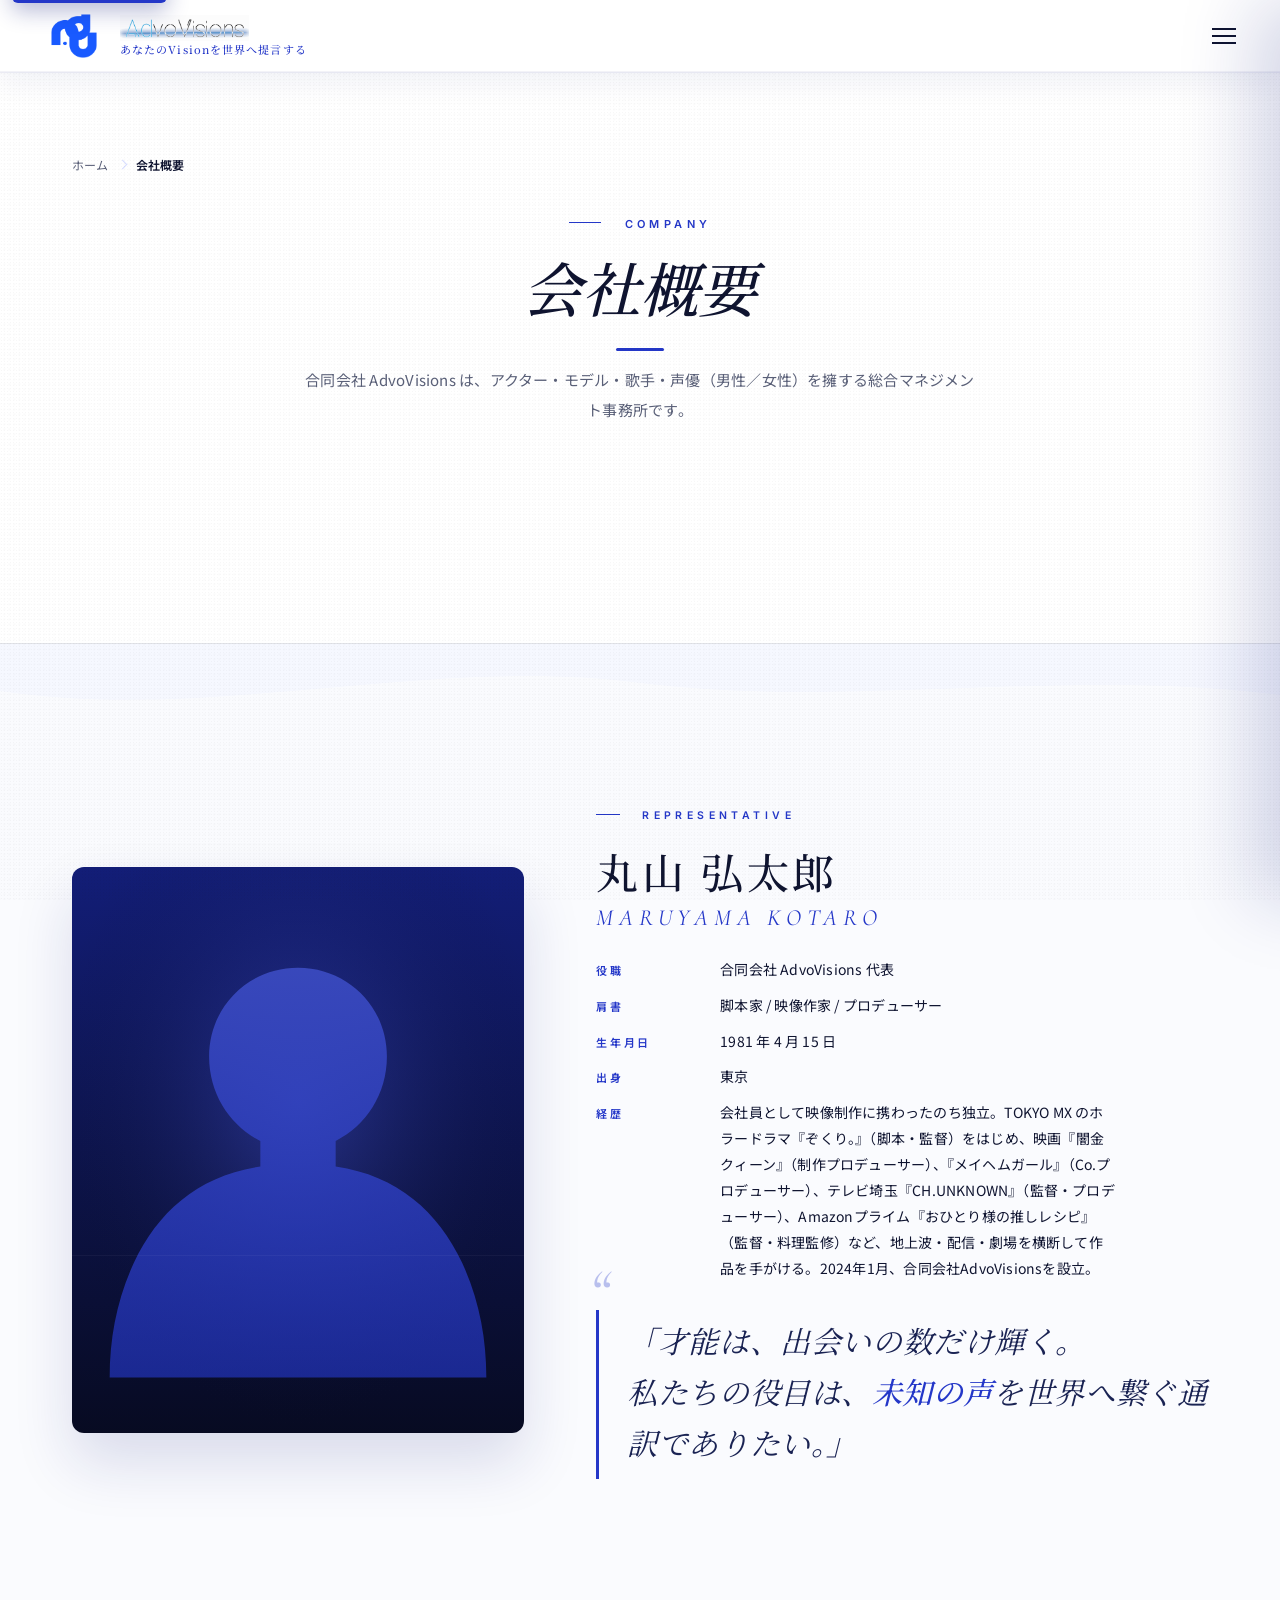
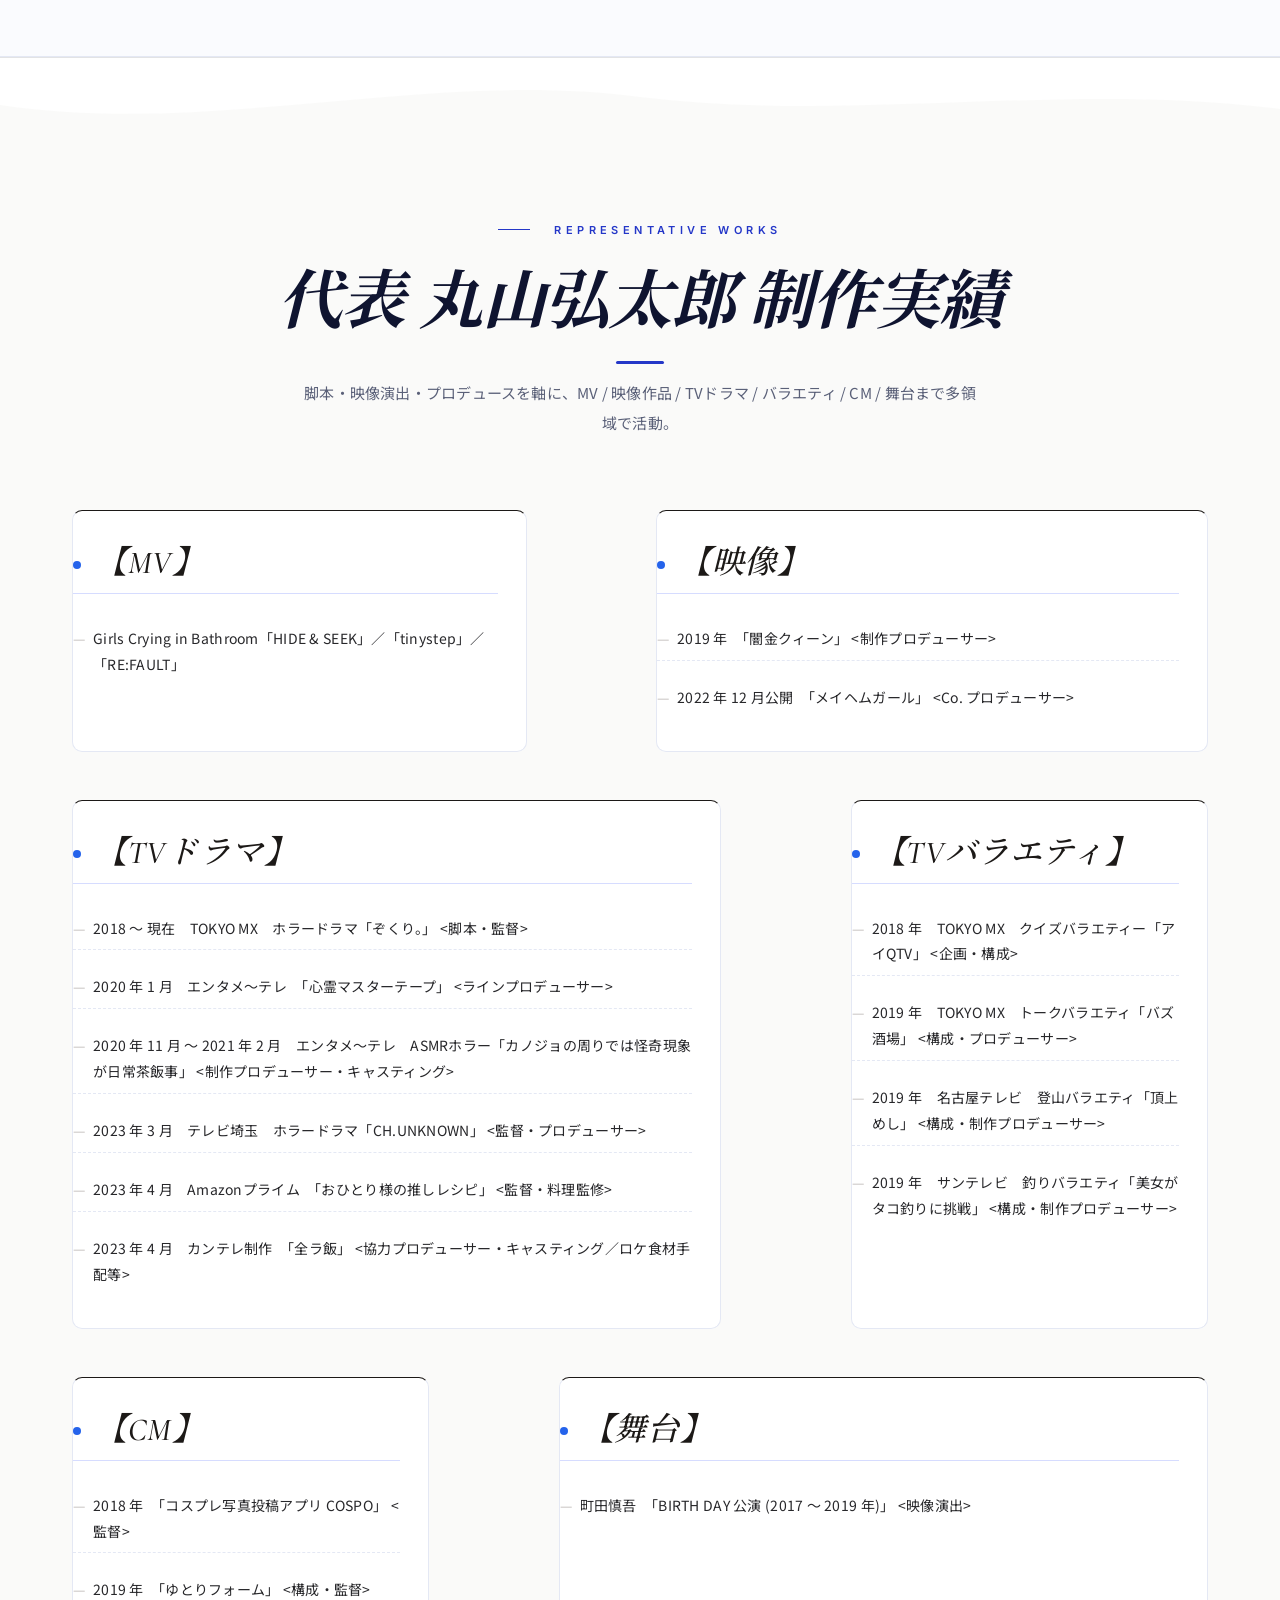
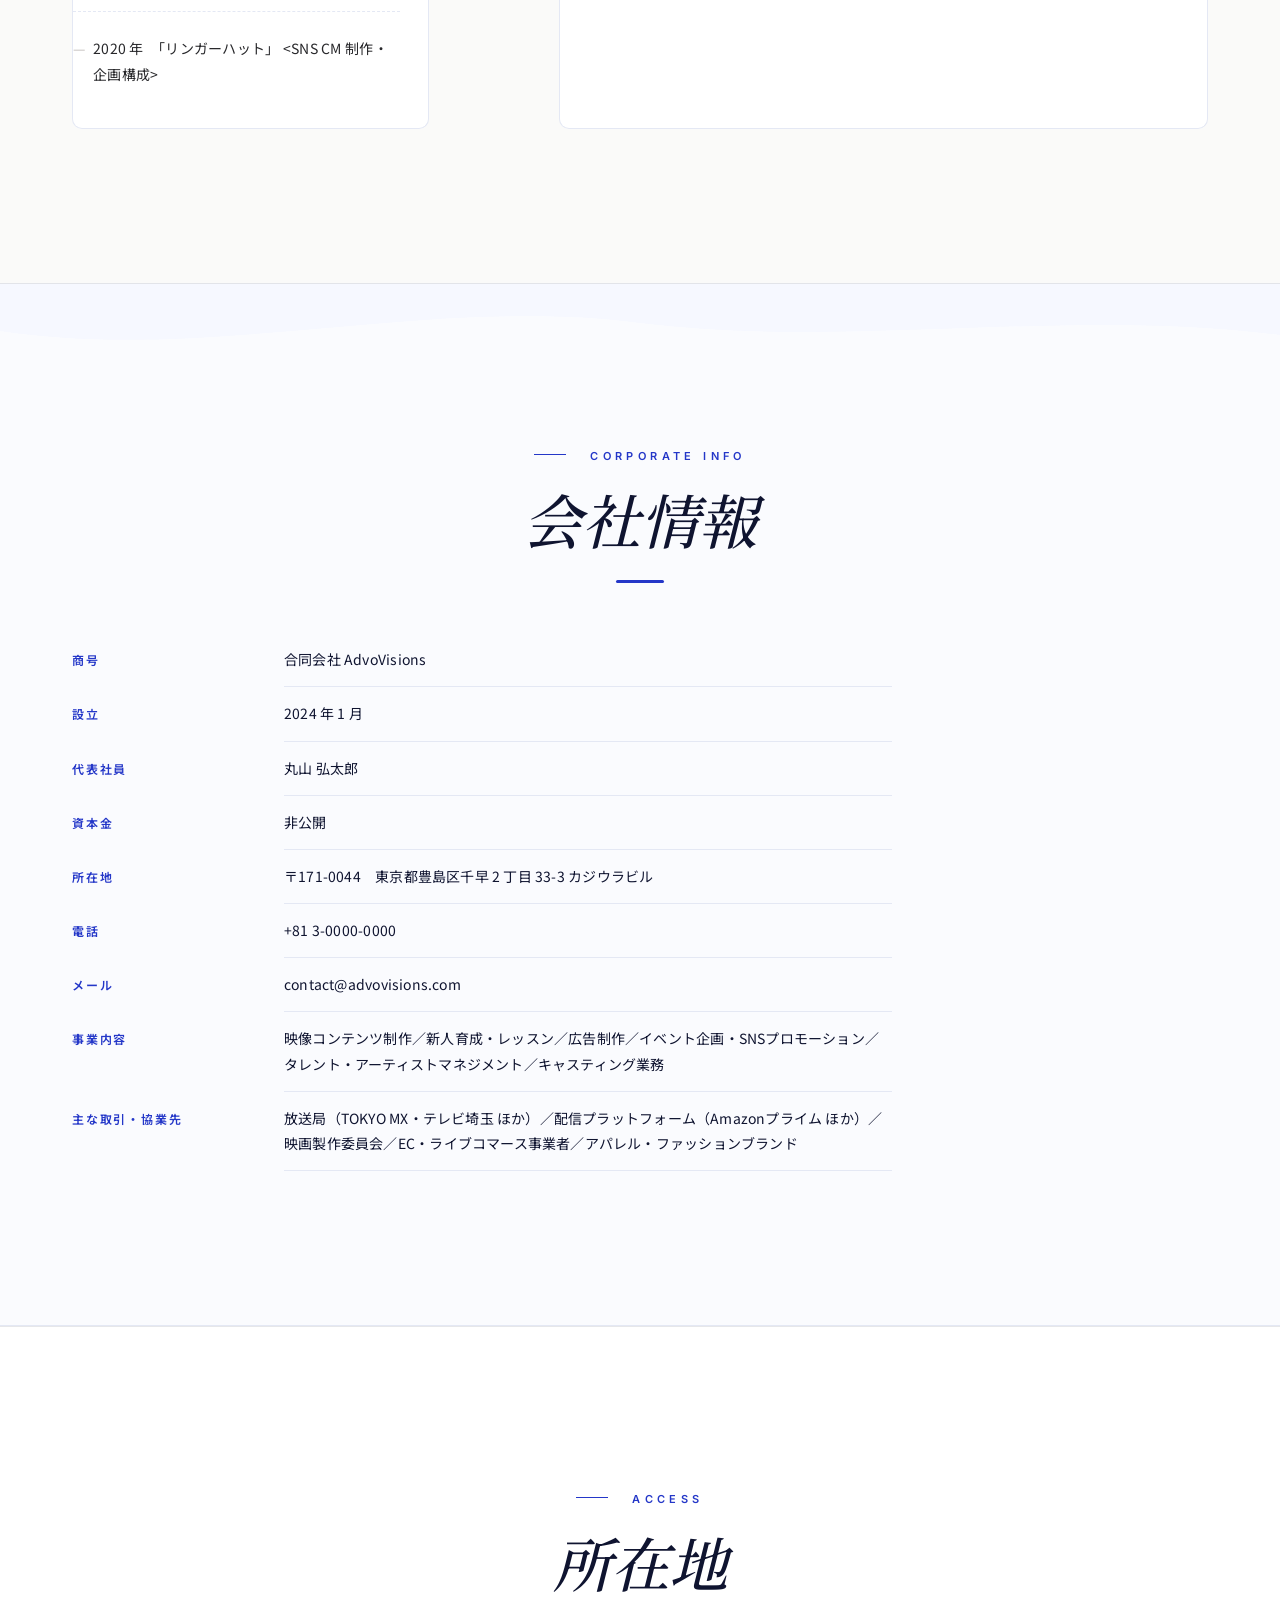
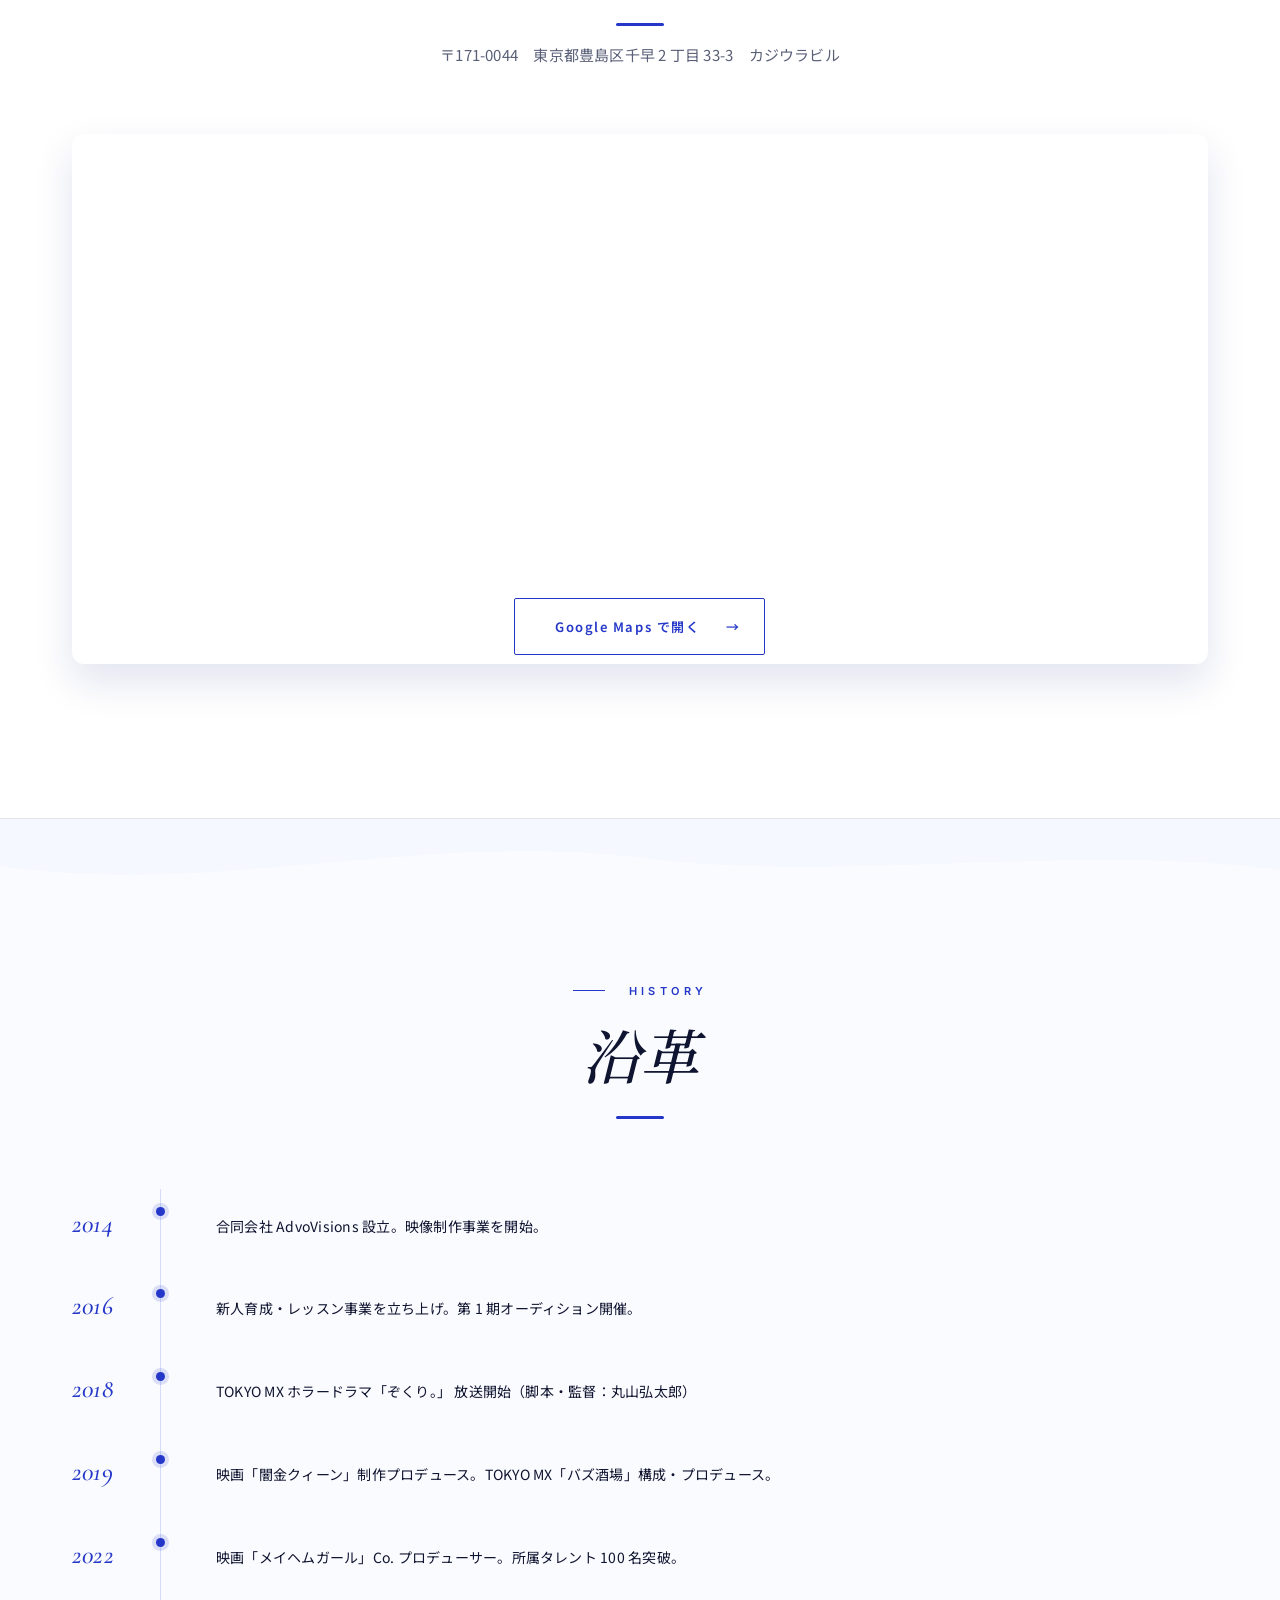
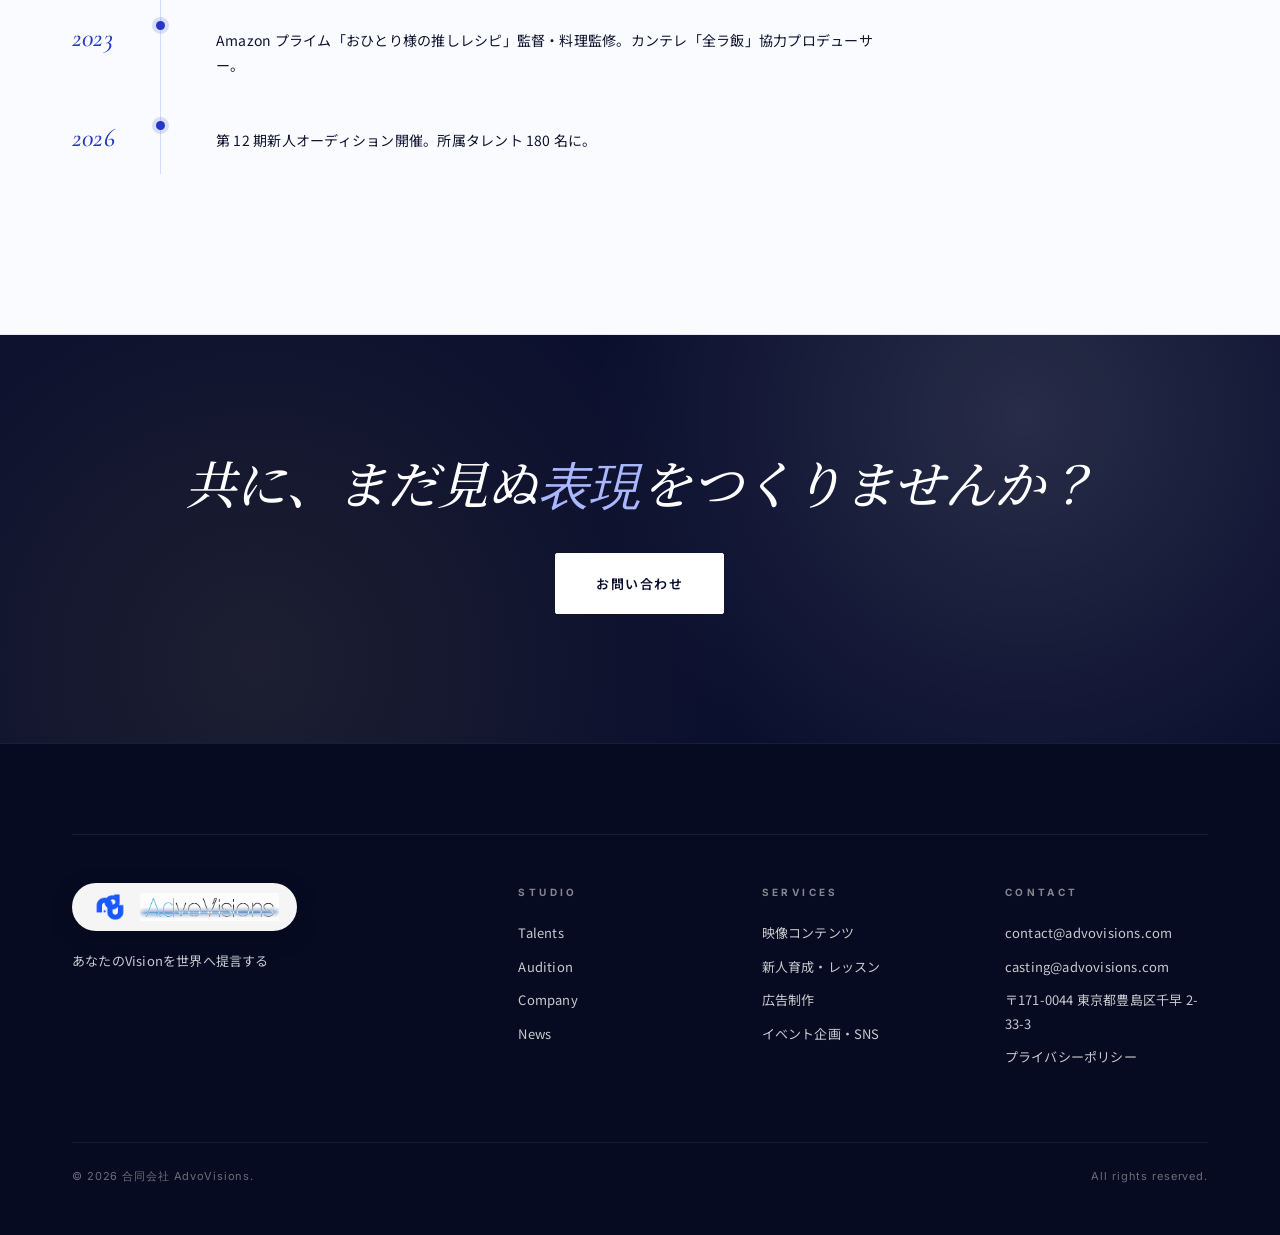
<file: about.html>
<!doctype html><html lang="ja"><head><meta charset="utf-8"><meta http-equiv="cache-control" content="no-cache, no-store, must-revalidate"><meta http-equiv="pragma" content="no-cache"><meta http-equiv="expires" content="0"><meta name="viewport" content="width=device-width, initial-scale=1"><title>会社概要・代表プロフィール — 合同会社 AdvoVisions</title><meta name="description" content="合同会社AdvoVisions の会社概要、代表 丸山弘太郎 プロフィール、制作実績、所在地。"><link rel="icon" type="image/png" href="assets/img/logo-original.png?v=100"><link rel="preconnect" href="https://fonts.googleapis.com"><link rel="preconnect" href="https://fonts.gstatic.com" crossorigin><link href="https://fonts.googleapis.com/css2?family=Cormorant+Garamond:ital,wght@0,400;0,500;0,600;1,400;1,500;1,600&family=Inter:wght@300;400;500;600;700&family=Noto+Sans+JP:wght@300;400;500;600;700&family=Noto+Serif+JP:wght@400;500;600;700&display=swap" rel="stylesheet"><link rel="stylesheet" href="assets/css/style.css?v=100"><link rel="apple-touch-icon" href="assets/img/logo-original.png?v=100"><link rel="preload" as="style" href="assets/css/style.css?v=100"><link rel="canonical" href="https://shomayamamoto-ai.github.io/advovisions/about.html"><meta property="og:type" content="website"><meta property="og:site_name" content="合同会社 AdvoVisions"><meta property="og:locale" content="ja_JP"><meta property="og:title" content="会社概要・代表プロフィール — 合同会社 AdvoVisions"><meta property="og:description" content="合同会社AdvoVisions の会社概要、代表 丸山弘太郎 プロフィール、制作実績、所在地。"><meta property="og:url" content="https://shomayamamoto-ai.github.io/advovisions/about.html"><meta property="og:image" content="https://shomayamamoto-ai.github.io/advovisions/assets/img/og-default.jpg?v=100"><meta property="og:image:width" content="1200"><meta property="og:image:height" content="630"><meta name="twitter:card" content="summary_large_image"><meta name="twitter:title" content="会社概要・代表プロフィール — 合同会社 AdvoVisions"><meta name="twitter:description" content="合同会社AdvoVisions の会社概要、代表 丸山弘太郎 プロフィール、制作実績、所在地。"><meta name="twitter:image" content="https://shomayamamoto-ai.github.io/advovisions/assets/img/og-default.jpg?v=100"><meta name="theme-color" content="#2437c8">
<script type="application/ld+json">
  {
    "@context": "https://schema.org",
    "@type": "Organization",
    "name": "合同会社 AdvoVisions",
    "alternateName": "AdvoVisions",
    "url": "https://shomayamamoto-ai.github.io/advovisions/",
    "logo": "https://shomayamamoto-ai.github.io/advovisions/assets/img/logo-original.png",
    "description": "映像コンテンツ・新人育成・広告制作・イベント企画を軸としたタレント・アーティストマネジメント事務所。",
    "address": {
      "@type": "PostalAddress",
      "postalCode": "171-0044",
      "streetAddress": "千早2-33-3 カジウラビル",
      "addressLocality": "豊島区",
      "addressRegion": "東京都",
      "addressCountry": "JP"
    },
    "foundingDate": "2024-01",
    "founder": {
      "@type": "Person",
      "name": "丸山 弘太郎",
      "jobTitle": "代表 / 脚本家・映像作家・プロデューサー",
      "birthDate": "1981-04-15",
      "birthPlace": "東京"
    },
    "sameAs": [ "https://instagram.com/advovisions" ]
  }
  </script>
<script async src="https://www.googletagmanager.com/gtag/js?id=G-XXXXXXXXXX"></script>
<script>
    window.dataLayer = window.dataLayer || [];
    function gtag(){dataLayer.push(arguments);}
    gtag('js', new Date());
    gtag('config', 'G-XXXXXXXXXX', { anonymize_ip: true });
  </script>
</head><body><div class="opener" id="opener" aria-hidden="true"><div class="o-grain" aria-hidden="true"></div><div class="o-vignette" aria-hidden="true"></div><div class="o-bar o-bar-top" aria-hidden="true"></div><div class="o-bar o-bar-bot" aria-hidden="true"></div><div class="o-scan" aria-hidden="true"></div><div class="opener-act act-1"><div class="o-stage"><div class="o-mark-row"><span class="o-mark-line left" aria-hidden="true"></span><span class="o-mark-tag" aria-hidden="true">EST. 2024</span></div><div class="o-mark-wrap"><span class="o-mark"><span class="o-mark-inner">AdvoVisions</span></span></div><div class="o-mark-sub"><span>TALENT</span><span class="o-dot" aria-hidden="true"></span><span>FILM STUDIO</span><span class="o-dot" aria-hidden="true"></span><span>TOKYO</span></div></div></div><div class="opener-act act-2"><div class="o-frame"><span class="o-corner tl" aria-hidden="true"></span><span class="o-corner tr" aria-hidden="true"></span><span class="o-corner bl" aria-hidden="true"></span><span class="o-corner br" aria-hidden="true"></span><div class="o-top"><span class="o-eyebrow">— ADVOVISIONS</span><span class="o-loc">TOKYO / TALENT × FILM</span></div><div class="o-mid"><span class="o-rule"><span class="o-rule-fill" id="o-rule"></span></span><h1 class="o-title"><span class="o-line"><span class="o-line-inner">あらゆる人々に、</span></span><span class="o-line"><em><span class="o-line-inner">表現を。</span></em></span></h1><p class="o-sub">新しい才能を生み出す。出口のあるレッスン。</p></div><div class="o-bot"><span class="o-state">NOW LOADING</span><span class="o-pct" id="o-pct">000</span></div></div></div><div class="o-shutter o-shutter-t" aria-hidden="true"></div><div class="o-shutter o-shutter-b" aria-hidden="true"></div></div><script>(function(){var o=document.getElementById("opener");if(!o)return;try{if(sessionStorage.getItem("av_opener_shown")==="1"){o.style.display="none";return;}sessionStorage.setItem("av_opener_shown","1");}catch(e){}var pct=document.getElementById("o-pct"),rf=document.getElementById("o-rule");setTimeout(function(){o.classList.add("a2")},1500);setTimeout(function(){var t0=performance.now(),dur=1800;function tick(now){var t=Math.min(1,(now-t0)/dur),e=t<.5?2*t*t:1-Math.pow(-2*t+2,2)/2,n=Math.floor(e*100);if(pct)pct.textContent=("00"+n).slice(-3);if(rf)rf.style.setProperty("transform","scaleX("+(e)+")","important");if(t<1)requestAnimationFrame(tick);else setTimeout(close,600);}requestAnimationFrame(tick);},2000);function close(){o.classList.add("done");setTimeout(function(){o.style.display="none";},1100);}o.addEventListener("click",close);})();</script><a href="#main-content" class="skip-link">Skip to content</a>

<div class="scroll-progress" aria-hidden="true"></div><header class="site-header"><a href="index.html" class="logo"><span class="logo-wrap logo-wrap-header"><img class="logo-icon" src="assets/img/logo-original.png?v=100" alt=""><span class="logo-text-col"><img class="logo-text" src="assets/img/logo.png?v=100" alt="AdvoVisions"><span class="logo-tagline" aria-hidden="true">あなたのVisionを世界へ提言する</span></span></span></a><nav class="nav" aria-label="Primary"><ul><li><a href="index.html">Home</a></li><li><a href="services.html">Services</a></li><li><a href="members.html">Talents</a></li><li><a href="match.html" data-nav="match">Matching</a></li><li><a href="works.html">Works</a></li><li><a href="news.html">News</a></li><li><a href="about.html" class="active" aria-current="page">Company</a></li></ul></nav><button class="nav-toggle" aria-label="Menu"><span></span><span></span><span></span></button></header><section id="main-content" class="block" style="padding-top: 160px;"><div class="container"><nav class="breadcrumb" aria-label="パンくずリスト"><ol class="breadcrumb-list" itemscope itemtype="https://schema.org/BreadcrumbList"><li class="breadcrumb-item" itemprop="itemListElement" itemscope itemtype="https://schema.org/ListItem"><a itemprop="item" href="index.html"><span itemprop="name">ホーム</span></a><meta itemprop="position" content="1"></li><li class="breadcrumb-item" aria-current="page" itemprop="itemListElement" itemscope itemtype="https://schema.org/ListItem"><span itemprop="name">会社概要</span><meta itemprop="position" content="2"></li></ol></nav><div class="block-head reveal"><div class="eyebrow">COMPANY</div><h1 class="block-title">会社概要</h1><p class="block-desc">合同会社 AdvoVisions は、アクター・モデル・歌手・声優（男性／女性）を擁する総合マネジメント事務所です。</p></div></div></section><section id="ceo-profile" class="block alt ceo-section"><div class="container"><div class="ceo-grid"><div class="ceo-portrait reveal"><img src="assets/img/silhouette.svg?v=100&r=ceo" alt="代表 丸山弘太郎" loading="lazy"></div><div class="ceo-copy reveal"><div class="eyebrow">REPRESENTATIVE</div><h2 class="ceo-person-name">丸山 弘太郎 <span class="ceo-person-en">MARUYAMA KOTARO</span></h2><dl class="ceo-facts"><dt>役職</dt><dd>合同会社 AdvoVisions 代表</dd><dt>肩書</dt><dd>脚本家 / 映像作家 / プロデューサー</dd><dt>生年月日</dt><dd>1981 年 4 月 15 日</dd><dt>出身</dt><dd>東京</dd><dt>経歴</dt><dd>会社員として映像制作に携わったのち独立。TOKYO MX のホラードラマ『ぞくり。』（脚本・監督）をはじめ、映画『闇金クィーン』（制作プロデューサー）、『メイヘムガール』（Co.プロデューサー）、テレビ埼玉『CH.UNKNOWN』（監督・プロデューサー）、Amazonプライム『おひとり様の推しレシピ』（監督・料理監修）など、地上波・配信・劇場を横断して作品を手がける。2024年1月、合同会社AdvoVisionsを設立。</dd></dl><blockquote class="ceo-quote">
「才能は、出会いの数だけ輝く。<br>
私たちの役目は、<em class="serif-italic">未知の声</em>を世界へ繋ぐ通訳でありたい。」
</blockquote></div></div></div></section><section id="ceo-works" class="block"><div class="container"><div class="block-head reveal"><div class="eyebrow">REPRESENTATIVE WORKS</div><h2 class="block-title">代表 丸山弘太郎 制作実績</h2><p class="block-desc">脚本・映像演出・プロデュースを軸に、MV / 映像作品 / TVドラマ / バラエティ / CM / 舞台まで多領域で活動。</p></div><div class="works-list reveal"><div class="works-block"><h3 class="works-cat">【MV】</h3><ul><li>Girls Crying in Bathroom「HIDE &amp; SEEK」／「tinystep」／「RE:FAULT」</li></ul></div><div class="works-block"><h3 class="works-cat">【映像】</h3><ul><li>2019 年　「闇金クィーン」 &lt;制作プロデューサー&gt;</li><li>2022 年 12 月公開　「メイヘムガール」 &lt;Co. プロデューサー&gt;</li></ul></div><div class="works-block"><h3 class="works-cat">【TVドラマ】</h3><ul><li>2018 〜 現在　TOKYO MX　ホラードラマ「ぞくり。」 &lt;脚本・監督&gt;</li><li>2020 年 1 月　エンタメ〜テレ　「心霊マスターテープ」 &lt;ラインプロデューサー&gt;</li><li>2020 年 11 月 〜 2021 年 2 月　エンタメ〜テレ　ASMRホラー「カノジョの周りでは怪奇現象が日常茶飯事」 &lt;制作プロデューサー・キャスティング&gt;</li><li>2023 年 3 月　テレビ埼玉　ホラードラマ「CH.UNKNOWN」 &lt;監督・プロデューサー&gt;</li><li>2023 年 4 月　Amazonプライム　「おひとり様の推しレシピ」 &lt;監督・料理監修&gt;</li><li>2023 年 4 月　カンテレ制作　「全ラ飯」 &lt;協力プロデューサー・キャスティング／ロケ食材手配等&gt;</li></ul></div><div class="works-block"><h3 class="works-cat">【TVバラエティ】</h3><ul><li>2018 年　TOKYO MX　クイズバラエティー「アイQTV」 &lt;企画・構成&gt;</li><li>2019 年　TOKYO MX　トークバラエティ「バズ酒場」 &lt;構成・プロデューサー&gt;</li><li>2019 年　名古屋テレビ　登山バラエティ「頂上めし」 &lt;構成・制作プロデューサー&gt;</li><li>2019 年　サンテレビ　釣りバラエティ「美女がタコ釣りに挑戦」 &lt;構成・制作プロデューサー&gt;</li></ul></div><div class="works-block"><h3 class="works-cat">【CM】</h3><ul><li>2018 年　「コスプレ写真投稿アプリ COSPO」 &lt;監督&gt;</li><li>2019 年　「ゆとりフォーム」 &lt;構成・監督&gt;</li><li>2020 年　「リンガーハット」 &lt;SNS CM 制作・企画構成&gt;</li></ul></div><div class="works-block"><h3 class="works-cat">【舞台】</h3><ul><li>町田慎吾　「BIRTH DAY 公演 (2017 〜 2019 年)」 &lt;映像演出&gt;</li></ul></div></div></div></section><section class="block alt"><div class="container"><div class="block-head reveal"><div class="eyebrow">CORPORATE INFO</div><h2 class="block-title">会社情報</h2></div><dl class="company-info reveal"><dt>商号</dt><dd>合同会社 AdvoVisions</dd><dt>設立</dt><dd>2024 年 1 月</dd><dt>代表社員</dt><dd>丸山 弘太郎</dd><dt>資本金</dt><dd>非公開</dd><dt>所在地</dt><dd>〒171-0044　東京都豊島区千早 2 丁目 33-3 カジウラビル</dd><dt>電話</dt><dd>+81 3-0000-0000</dd><dt>メール</dt><dd>contact@advovisions.com</dd><dt>事業内容</dt><dd>
映像コンテンツ制作／新人育成・レッスン／広告制作／イベント企画・SNSプロモーション／<br>
タレント・アーティストマネジメント／キャスティング業務
</dd><dt>主な取引・協業先</dt><dd>放送局（TOKYO MX・テレビ埼玉 ほか）／配信プラットフォーム（Amazonプライム ほか）／映画製作委員会／EC・ライブコマース事業者／アパレル・ファッションブランド</dd></dl></div></section><section id="access" class="block"><div class="container"><div class="block-head reveal"><div class="eyebrow">ACCESS</div><h2 class="block-title">所在地</h2><p class="block-desc">〒171-0044　東京都豊島区千早 2 丁目 33-3　カジウラビル</p></div><div class="map-embed reveal"><iframe
src="https://maps.google.com/maps?q=%E6%9D%B1%E4%BA%AC%E9%83%BD%E8%B1%8A%E5%B3%B6%E5%8C%BA%E5%8D%83%E6%97%A92%E4%B8%81%E7%9B%AE33-3&hl=ja&z=16&output=embed"
width="100%" height="440"
style="border:0; border-radius: 12px;"
loading="lazy" referrerpolicy="no-referrer-when-downgrade"
title="合同会社AdvoVisions 所在地 地図"
allowfullscreen></iframe><div class="map-actions"><a class="btn-outline" href="https://www.google.com/maps/search/?api=1&query=%E6%9D%B1%E4%BA%AC%E9%83%BD%E8%B1%8A%E5%B3%B6%E5%8C%BA%E5%8D%83%E6%97%A92-33-3" target="_blank" rel="noopener">Google Maps で開く</a></div></div></div></section><section class="block alt"><div class="container"><div class="block-head reveal"><div class="eyebrow">HISTORY</div><h2 class="block-title">沿革</h2></div><ol class="timeline reveal"><li><span class="year">2014</span><span class="event">合同会社 AdvoVisions 設立。映像制作事業を開始。</span></li><li><span class="year">2016</span><span class="event">新人育成・レッスン事業を立ち上げ。第 1 期オーディション開催。</span></li><li><span class="year">2018</span><span class="event">TOKYO MX ホラードラマ「ぞくり。」 放送開始（脚本・監督：丸山弘太郎）</span></li><li><span class="year">2019</span><span class="event">映画「闇金クィーン」制作プロデュース。TOKYO MX「バズ酒場」構成・プロデュース。</span></li><li><span class="year">2022</span><span class="event">映画「メイヘムガール」Co. プロデューサー。所属タレント 100 名突破。</span></li><li><span class="year">2023</span><span class="event">Amazon プライム「おひとり様の推しレシピ」監督・料理監修。カンテレ「全ラ飯」協力プロデューサー。</span></li><li><span class="year">2026</span><span class="event">第 12 期新人オーディション開催。所属タレント 180 名に。</span></li></ol></div></section><section class="cta reveal"><h2>共に、まだ見ぬ<em class="serif-italic">表現</em>をつくりませんか？</h2><a href="mailto:contact@advovisions.com" class="btn-primary">お問い合わせ</a></section><footer class="site-footer"><div class="container"><div class="footer-grid"><div class="footer-col"><div class="logo"><span class="logo-wrap logo-wrap-footer"><img class="logo-icon" src="assets/img/logo-original.png?v=100" alt=""><img class="logo-text" src="assets/img/logo.png?v=100" alt="AdvoVisions" style="height:100%;width:auto;display:block;"></span></div><p style="margin-top:14px;">あなたのVisionを世界へ提言する</p></div><div class="footer-col"><h4>Studio</h4><ul><li><a href="members.html">Talents</a></li><li><a href="audition.html">Audition</a></li><li><a href="about.html">Company</a></li><li><a href="news.html">News</a></li></ul></div><div class="footer-col"><h4>Services</h4><ul><li><a href="index.html#services">映像コンテンツ</a></li><li><a href="index.html#services">新人育成・レッスン</a></li><li><a href="index.html#services">広告制作</a></li><li><a href="index.html#services">イベント企画・SNS</a></li></ul></div><div class="footer-col"><h4>Contact</h4><ul><li>contact@advovisions.com</li><li>casting@advovisions.com</li><li>〒171-0044 東京都豊島区千早 2-33-3</li><li><a href="privacy.html">プライバシーポリシー</a></li></ul></div></div><div class="footer-bottom"><div>© 2026 合同会社 AdvoVisions.</div><div>All rights reserved.</div></div></div></footer>
<script src="assets/js/main.js?v=100"></script>
<button class="to-top" aria-label="Back to top" title="Back to top"><svg viewBox="0 0 24 24" fill="none" stroke="currentColor" stroke-width="2" stroke-linecap="round" stroke-linejoin="round"><path d="M12 19V5M5 12l7-7 7 7"/></svg></button>

</body></html>
</file>
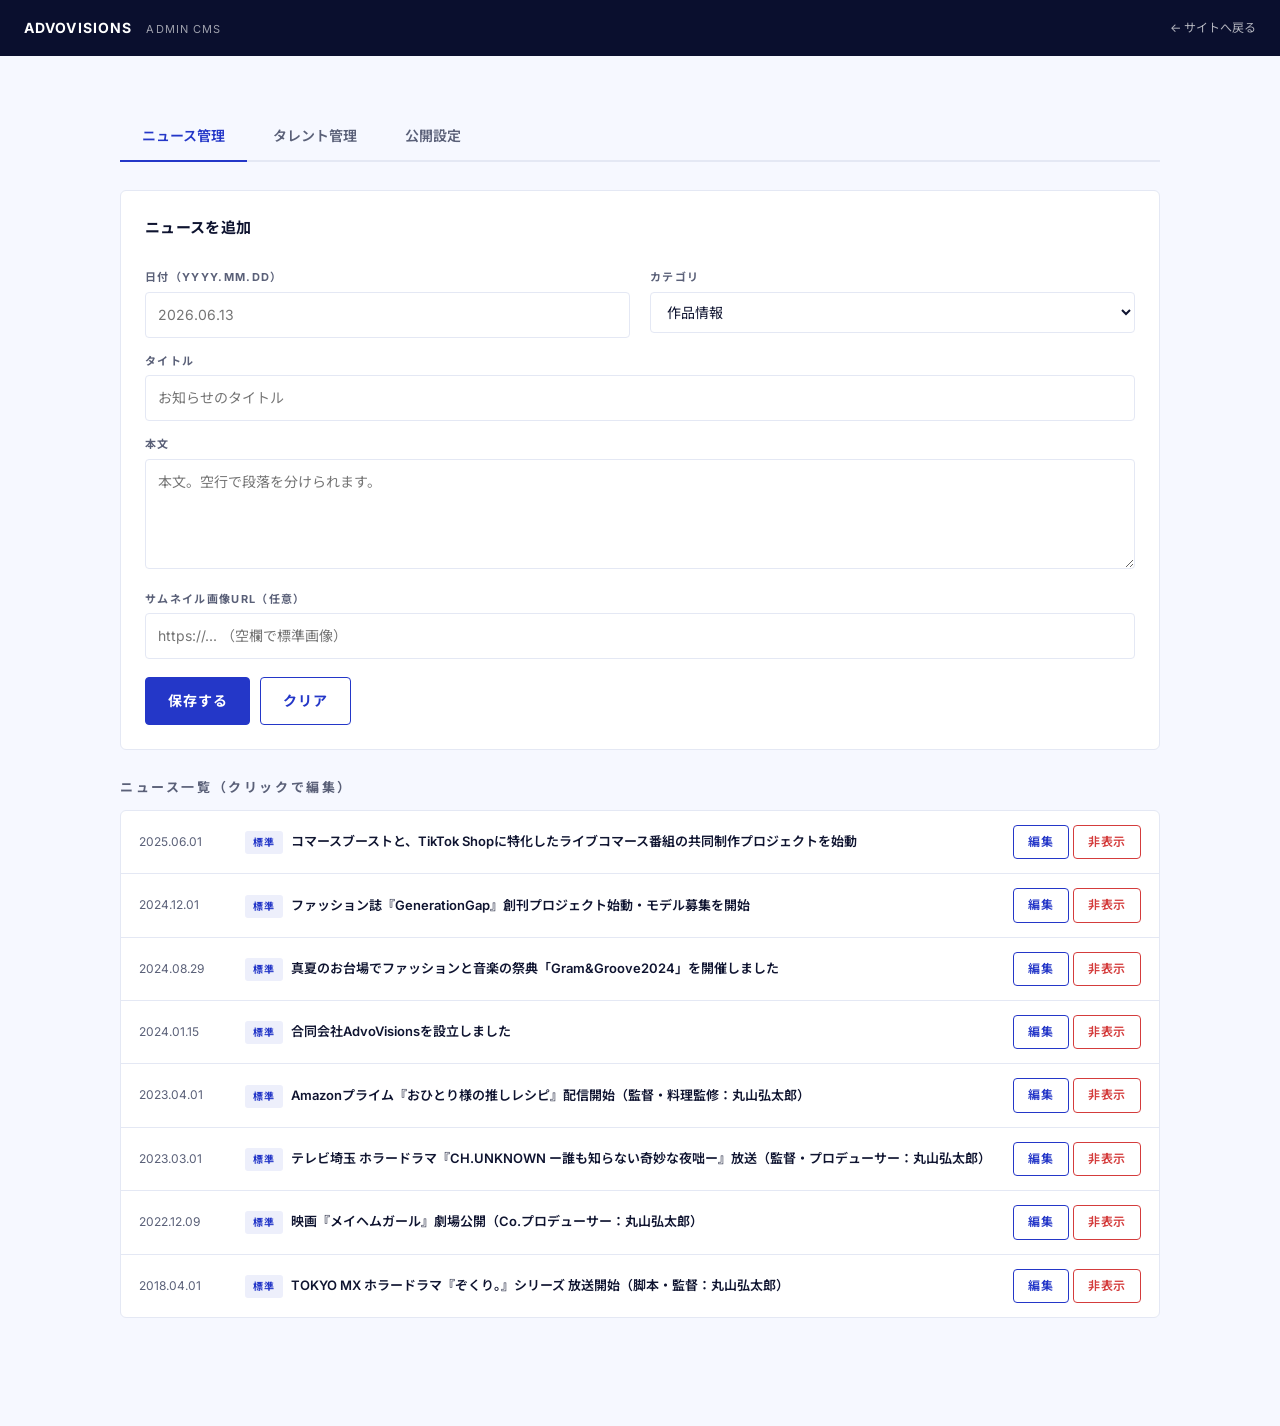
<file: admin.html>
<!doctype html><html lang="ja"><head>
<meta charset="utf-8">
<meta name="viewport" content="width=device-width, initial-scale=1">
<meta name="robots" content="noindex,nofollow">
<title>管理者ページ — AdvoVisions CMS</title>
<link rel="icon" type="image/png" href="assets/img/logo-original.png">
<link rel="preconnect" href="https://fonts.googleapis.com">
<link rel="preconnect" href="https://fonts.gstatic.com" crossorigin>
<link href="https://fonts.googleapis.com/css2?family=Inter:wght@400;500;600;700&family=Noto+Sans+JP:wght@400;500;700&display=swap" rel="stylesheet">
<style>
:root{--brand:#2437c8;--navy:#0a0f2e;--ink:#0f1430;--dim:#5a6078;--line:#e4e8f4;--bg:#f6f8ff;--ok:#0d9455;--err:#d43c3c}
*{margin:0;padding:0;box-sizing:border-box}
body{font-family:"Inter","Noto Sans JP",sans-serif;background:var(--bg);color:var(--ink);font-size:14px;line-height:1.7}
.wrap{max-width:1080px;margin:0 auto;padding:32px 20px 80px}
header.bar{background:var(--navy);color:#fff;padding:16px 24px;display:flex;align-items:center;justify-content:space-between}
header.bar .t{font-weight:700;letter-spacing:.08em}
header.bar .t small{opacity:.6;font-weight:400;margin-left:10px;font-size:11px}
header.bar a{color:rgba(255,255,255,.7);text-decoration:none;font-size:12px}
header.bar a:hover{color:#fff}
.tabs{display:flex;gap:4px;margin:24px 0 0;border-bottom:2px solid var(--line)}
.tab{padding:12px 22px;background:none;border:0;font:inherit;font-weight:600;color:var(--dim);cursor:pointer;border-bottom:2px solid transparent;margin-bottom:-2px}
.tab.active{color:var(--brand);border-bottom-color:var(--brand)}
.panel{display:none;padding:28px 0}
.panel.active{display:block}
.card{background:#fff;border:1px solid var(--line);border-radius:6px;padding:24px;margin-bottom:20px}
.card h3{font-size:15px;margin-bottom:14px;letter-spacing:.02em}
label{display:block;font-size:11px;font-weight:700;letter-spacing:.12em;color:var(--dim);margin:14px 0 5px;text-transform:uppercase}
input[type=text],input[type=password],input[type=number],input[type=date],textarea,select{width:100%;padding:10px 12px;border:1px solid var(--line);border-radius:4px;font:inherit;background:#fff;color:var(--ink)}
input:focus,textarea:focus,select:focus{outline:none;border-color:var(--brand);box-shadow:0 0 0 3px rgba(36,55,200,.1)}
textarea{min-height:110px;resize:vertical}
.row{display:grid;grid-template-columns:1fr 1fr;gap:0 20px}
.row3{display:grid;grid-template-columns:1fr 1fr 1fr;gap:0 20px}
@media(max-width:640px){.row,.row3{grid-template-columns:1fr}}
.btn{display:inline-block;padding:11px 22px;border-radius:4px;border:1px solid var(--brand);background:var(--brand);color:#fff;font:inherit;font-weight:700;letter-spacing:.06em;cursor:pointer;transition:.2s}
.btn:hover{background:#1a2aa0}
.btn.ghost{background:#fff;color:var(--brand)}
.btn.ghost:hover{background:var(--bg)}
.btn.danger{background:#fff;border-color:var(--err);color:var(--err)}
.btn.small{padding:6px 14px;font-size:12px;font-weight:600}
.btn:disabled{opacity:.5;cursor:not-allowed}
.list{border:1px solid var(--line);border-radius:6px;overflow:hidden;background:#fff}
.list-item{display:grid;grid-template-columns:90px 1fr auto;gap:16px;align-items:center;padding:14px 18px;border-bottom:1px solid var(--line);font-size:13px}
.list-item:last-child{border-bottom:0}
.list-item .d{color:var(--dim);font-size:12px}
.list-item .t{font-weight:600}
.badge{display:inline-block;font-size:10px;font-weight:700;letter-spacing:.1em;padding:3px 8px;border-radius:3px;background:rgba(36,55,200,.08);color:var(--brand);margin-right:8px}
.badge.custom{background:rgba(13,148,85,.1);color:var(--ok)}
.badge.hidden-b{background:rgba(212,60,60,.08);color:var(--err)}
.log{background:var(--navy);color:#9fe8c1;font-family:ui-monospace,monospace;font-size:12px;padding:16px;border-radius:6px;min-height:80px;max-height:220px;overflow:auto;white-space:pre-wrap;margin-top:16px}
.note{font-size:12px;color:var(--dim);background:var(--bg);border:1px solid var(--line);border-radius:4px;padding:12px 14px;margin:10px 0;line-height:1.8}
.actions{display:flex;gap:10px;margin-top:18px;flex-wrap:wrap}
.search-row{display:flex;gap:10px;margin-bottom:14px}
.search-row input{flex:1}
.pill-status{font-size:11px;font-weight:700;padding:4px 10px;border-radius:99px}
.pill-status.ok{background:rgba(13,148,85,.12);color:var(--ok)}
.pill-status.no{background:rgba(212,60,60,.1);color:var(--err)}
h2.sec{font-size:13px;letter-spacing:.2em;color:var(--dim);text-transform:uppercase;margin:26px 0 12px}
.photo-box{width:140px;height:175px;border:1px dashed var(--line);border-radius:4px;overflow:hidden;background:#fff;display:flex;align-items:center;justify-content:center;margin-bottom:8px;color:var(--dim);font-size:11px}
.photo-box img{width:100%;height:100%;object-fit:cover;display:none}
input[type=file]{font-size:12px}
.gal-grid{display:flex;gap:8px;flex-wrap:wrap;margin-bottom:8px;min-height:20px}
.gal-item{position:relative;width:64px;height:80px;border-radius:3px;overflow:hidden;border:1px solid var(--line)}
.gal-item img{width:100%;height:100%;object-fit:cover}
.gal-del{position:absolute;top:2px;right:2px;background:rgba(15,20,48,.78);color:#fff;border:0;border-radius:3px;width:18px;height:18px;line-height:1;cursor:pointer;font-size:11px;padding:0}

</style></head><body>
<header class="bar">
  <div class="t">ADVOVISIONS <small>ADMIN CMS</small></div>
  <a href="index.html">← サイトへ戻る</a>
</header>
<div class="wrap">
  <div class="tabs">
    <button class="tab active" data-p="news">ニュース管理</button>
    <button class="tab" data-p="talent">タレント管理</button>
    <button class="tab" data-p="publish">公開設定</button>
  </div>

  <!-- ============ NEWS ============ -->
  <div class="panel active" id="panel-news">
    <div class="card">
      <h3 id="news-form-title">ニュースを追加</h3>
      <input type="hidden" id="nf-id">
      <div class="row">
        <div><label>日付（YYYY.MM.DD）</label><input type="text" id="nf-date" placeholder="2026.06.13"></div>
        <div><label>カテゴリ</label><select id="nf-cat">
          <option value="APPEARANCE">作品情報</option>
          <option value="PROJECT">プロジェクト</option>
          <option value="EVENT">イベント</option>
          <option value="COMPANY">会社情報</option>
          <option value="AUDITION">オーディション</option>
        </select></div>
      </div>
      <label>タイトル</label><input type="text" id="nf-title" placeholder="お知らせのタイトル">
      <label>本文</label><textarea id="nf-body" placeholder="本文。空行で段落を分けられます。"></textarea>
      <label>サムネイル画像URL（任意）</label><input type="text" id="nf-thumb" placeholder="https://... （空欄で標準画像）">
      <div class="actions">
        <button class="btn" id="nf-save">保存する</button>
        <button class="btn ghost" id="nf-clear">クリア</button>
      </div>
    </div>
    <h2 class="sec">ニュース一覧（クリックで編集）</h2>
    <div class="list" id="news-list"></div>
  </div>

  <!-- ============ TALENT ============ -->
  <div class="panel" id="panel-talent">
    <div class="card">
      <div class="search-row">
        <input type="text" id="tf-search" placeholder="IDまたは名前で検索（例: 001）">
        <button class="btn small ghost" id="tf-new">＋ 新規タレント</button>
      </div>
      <h3 id="tf-form-title">タレントを選択してください</h3>
      <input type="hidden" id="tf-id">
      <div class="row3">
        <div><label>名前</label><input type="text" id="tf-name"></div>
        <div><label>名前（カナ/EN）</label><input type="text" id="tf-kana"></div>
        <div><label>部門</label><select id="tf-dept">
          <option>男性アクター</option><option>女性アクター</option>
          <option>男性モデル</option><option>女性モデル</option>
          <option>男性歌手</option><option>女性歌手</option>
          <option>男性声優</option><option>女性声優</option>
        </select></div>
      </div>
      <div class="row3">
        <div><label>役職・肩書</label><input type="text" id="tf-role"></div>
        <div><label>身長（cm）</label><input type="number" id="tf-height"></div>
        <div><label>入所年</label><input type="number" id="tf-joined"></div>
      </div>
      <label>プロフィール文</label><textarea id="tf-bio"></textarea>
      <div class="row">
        <div><label>スキル（カンマ区切り）</label><input type="text" id="tf-skills" placeholder="演技, ダンス, 英会話"></div>
        <div><label>出身地</label><input type="text" id="tf-city"></div>
      </div>
      <h2 class="sec" style="margin-top:24px">写真・SNSリンク</h2>
      <div class="row">
        <div>
          <label>宣材写真（ポートレート）</label>
          <div class="photo-box" id="tf-portrait-box"><img id="tf-portrait-prev" alt="">写真なし</div>
          <input type="file" id="tf-portrait-file" accept="image/*">
        </div>
        <div>
          <label>ポートフォリオ写真（最大6枚・複数選択可）</label>
          <div class="gal-grid" id="tf-gallery-prev"></div>
          <input type="file" id="tf-gallery-files" accept="image/*" multiple>
        </div>
      </div>
      <div class="row">
        <div><label>Instagram URL</label><input type="text" id="tf-sns-ig" placeholder="https://instagram.com/..."></div>
        <div><label>X（Twitter）URL</label><input type="text" id="tf-sns-x" placeholder="https://x.com/..."></div>
      </div>
      <div class="row">
        <div><label>TikTok URL</label><input type="text" id="tf-sns-tt" placeholder="https://tiktok.com/@..."></div>
        <div><label>YouTube URL</label><input type="text" id="tf-sns-yt" placeholder="https://youtube.com/@..."></div>
      </div>
      <div class="actions">
        <button class="btn" id="tf-save" disabled>保存する</button>
        <button class="btn danger small" id="tf-hide" disabled>このタレントを非表示</button>
      </div>
    </div>
    <h2 class="sec">変更のあるタレント</h2>
    <div class="list" id="talent-list"><div class="list-item"><span></span><span class="d">まだ変更はありません</span><span></span></div></div>
  </div>

  <!-- ============ PUBLISH ============ -->
  <div class="panel" id="panel-publish">
    <div class="card">
      <h3>GitHub 連携設定 <span class="pill-status no" id="tok-status">未設定</span></h3>
      <div class="note">
        公開には GitHub の <strong>Fine-grained Personal Access Token</strong> が必要です。<br>
        GitHub → Settings → Developer settings → Fine-grained tokens → Generate new token<br>
        対象リポジトリ: <strong>shomayamamoto-ai/advovisions</strong> のみ／権限: <strong>Contents: Read and write</strong> のみ。<br>
        トークンはこのブラウザの localStorage にのみ保存され、外部には送信されません（GitHub API 直接通信）。
      </div>
      <label>Personal Access Token</label>
      <input type="password" id="gh-token" placeholder="github_pat_...">
      <div class="actions">
        <button class="btn ghost" id="tok-save">トークンを保存</button>
        <button class="btn danger small" id="tok-del">削除</button>
      </div>
    </div>
    <div class="card">
      <h3>変更を公開する</h3>
      <p style="font-size:13px;color:var(--dim);margin-bottom:6px">
        下書き（このブラウザに保存済み）を GitHub にコミットします。反映まで1〜3分かかります。
      </p>
      <div class="actions">
        <button class="btn" id="pub-go">🚀 変更を公開する</button>
        <button class="btn ghost" id="pub-dl">JSONをダウンロード（手動反映用）</button>
        <button class="btn danger" id="pub-discard">下書きをすべて破棄</button>
      </div>
      <div class="log" id="pub-log">ログはここに表示されます。</div>
    </div>
  </div>
</div>

<script src="assets/js/news-data.js"></script>
<script src="assets/js/members-data.js"></script>
<script>
(function(){
"use strict";
var OWNER="shomayamamoto-ai", REPO="advovisions", BRANCH="main";
var CATLBL={APPEARANCE:"作品情報",PROJECT:"プロジェクト",EVENT:"イベント",COMPANY:"会社情報",AUDITION:"オーディション"};
var $=function(id){return document.getElementById(id)};

/* ---------- state ---------- */
function loadDraft(k,d){try{var v=localStorage.getItem(k);return v?JSON.parse(v):d}catch(e){return d}}
function saveDraft(k,v){try{localStorage.setItem(k,JSON.stringify(v))}catch(e){}}
var newsDraft=loadDraft("av_admin_news",{version:1,items:[],hidden:[]});
var memDraft=loadDraft("av_admin_members",{version:1,overrides:{},added:[],hidden:[]});

/* Also merge the currently-published overlay so editing starts from live state */
function fetchJSON(u,cb){fetch(u+"?t="+Date.now()).then(function(r){return r.ok?r.json():null}).then(cb).catch(function(){cb(null)})}
fetchJSON("assets/data/news-custom.json",function(pub){
  if(pub&&(!localStorage.getItem("av_admin_news"))){newsDraft=pub;saveDraft("av_admin_news",newsDraft)}
  renderNewsList();
});
fetchJSON("assets/data/members-custom.json",function(pub){
  if(pub&&(!localStorage.getItem("av_admin_members"))){memDraft=pub;saveDraft("av_admin_members",memDraft)}
  renderTalentList();
});

/* ---------- tabs ---------- */
document.querySelectorAll(".tab").forEach(function(t){
  t.addEventListener("click",function(){
    document.querySelectorAll(".tab").forEach(function(x){x.classList.remove("active")});
    document.querySelectorAll(".panel").forEach(function(x){x.classList.remove("active")});
    t.classList.add("active");
    $("panel-"+t.getAttribute("data-p")).classList.add("active");
  });
});

/* ---------- merged news view ---------- */
function mergedNews(){
  var map={};(window.ADVO_NEWS||[]).forEach(function(x){map[x.id]={item:x,src:"static"}});
  (newsDraft.items||[]).forEach(function(x){map[x.id]={item:x,src:"custom"}});
  var hid={};(newsDraft.hidden||[]).forEach(function(i){hid[i]=1});
  var arr=Object.keys(map).map(function(k){return{item:map[k].item,src:map[k].src,hidden:!!hid[k]}});
  arr.sort(function(a,b){return String(b.item.date).localeCompare(String(a.item.date))});
  return arr;
}
function renderNewsList(){
  var host=$("news-list");
  host.innerHTML=mergedNews().map(function(x){
    var b=x.src==="custom"?'<span class="badge custom">編集済</span>':'<span class="badge">標準</span>';
    if(x.hidden)b+='<span class="badge hidden-b">非表示</span>';
    return '<div class="list-item" data-id="'+x.item.id+'"><span class="d">'+x.item.date+'</span>'+
      '<span class="t">'+b+x.item.title+'</span>'+
      '<span><button class="btn small ghost act-edit">編集</button> '+
      (x.hidden?'<button class="btn small ghost act-show">表示</button>':'<button class="btn small danger act-hide">非表示</button>')+'</span></div>';
  }).join("");
  host.querySelectorAll(".act-edit").forEach(function(b){b.addEventListener("click",function(e){editNews(e.target.closest(".list-item").getAttribute("data-id"))})});
  host.querySelectorAll(".act-hide").forEach(function(b){b.addEventListener("click",function(e){toggleNewsHide(e.target.closest(".list-item").getAttribute("data-id"),true)})});
  host.querySelectorAll(".act-show").forEach(function(b){b.addEventListener("click",function(e){toggleNewsHide(e.target.closest(".list-item").getAttribute("data-id"),false)})});
}
function toggleNewsHide(id,hide){
  newsDraft.hidden=newsDraft.hidden||[];
  var i=newsDraft.hidden.indexOf(id);
  if(hide&&i<0)newsDraft.hidden.push(id);
  if(!hide&&i>=0)newsDraft.hidden.splice(i,1);
  saveDraft("av_admin_news",newsDraft);renderNewsList();
}
function editNews(id){
  var found=mergedNews().filter(function(x){return x.item.id===id})[0];
  if(!found)return;
  var n=found.item;
  $("nf-id").value=n.id;$("nf-date").value=n.date;$("nf-cat").value=n.cat||"APPEARANCE";
  $("nf-title").value=n.title;$("nf-body").value=(n.body||"").replace(/\\n/g,"\n");$("nf-thumb").value=n.thumb||"";
  $("news-form-title").textContent="ニュースを編集 — "+n.id;
  window.scrollTo({top:0,behavior:"smooth"});
}
$("nf-save").addEventListener("click",function(){
  var id=$("nf-id").value.trim();
  if(!id){
    var maxN=0;
    mergedNews().forEach(function(x){var m=/^n(\d+)$/.exec(x.item.id);if(m)maxN=Math.max(maxN,parseInt(m[1],10))});
    id="n"+String(maxN+1).padStart(3,"0");
  }
  var cat=$("nf-cat").value;
  var item={id:id,cat:cat,catLabel:CATLBL[cat]||cat,date:$("nf-date").value.trim()||new Date().toISOString().slice(0,10).replace(/-/g,"."),
    title:$("nf-title").value.trim(),body:$("nf-body").value,
    thumb:$("nf-thumb").value.trim()||"https://images.unsplash.com/photo-1497366216548-37526070297c?w=1200&q=80&auto=format&fit=crop"};
  if(!item.title){alert("タイトルを入力してください");return}
  newsDraft.items=(newsDraft.items||[]).filter(function(x){return x.id!==id});
  newsDraft.items.push(item);
  saveDraft("av_admin_news",newsDraft);
  clearNewsForm();renderNewsList();
});
function clearNewsForm(){["nf-id","nf-date","nf-title","nf-body","nf-thumb"].forEach(function(i){$(i).value=""});$("news-form-title").textContent="ニュースを追加"}
$("nf-clear").addEventListener("click",clearNewsForm);

/* ---------- talent ---------- */
function findMember(q){
  q=q.trim().toLowerCase();
  var all=(window.ADVO_MEMBERS||[]).concat(memDraft.added||[]);
  return all.filter(function(m){return m.id===q||String(m.id).toLowerCase().indexOf(q)>=0||String(m.name).toLowerCase().indexOf(q)>=0})[0];
}
var pendingPortrait=null,pendingGallery=[];
function fileToDataUrl(file,maxW){
  return new Promise(function(res,rej){
    var fr=new FileReader();
    fr.onload=function(){
      var img=new Image();
      img.onload=function(){
        var scale=Math.min(1,maxW/img.width);
        var cw=Math.round(img.width*scale),ch=Math.round(img.height*scale);
        var c=document.createElement("canvas");c.width=cw;c.height=ch;
        c.getContext("2d").drawImage(img,0,0,cw,ch);
        res(c.toDataURL("image/jpeg",0.82));
      };
      img.onerror=rej;img.src=fr.result;
    };
    fr.onerror=rej;fr.readAsDataURL(file);
  });
}
function showPortraitPrev(src){
  var im=$("tf-portrait-prev");
  if(src){im.src=src;im.style.display="block"}
  else{im.removeAttribute("src");im.style.display="none"}
}
function renderGalleryPrev(){
  var host=$("tf-gallery-prev");
  host.innerHTML=pendingGallery.map(function(d,i){
    return '<div class="gal-item"><img src="'+d+'"><button type="button" class="gal-del" data-i="'+i+'">×</button></div>';
  }).join("");
  host.querySelectorAll(".gal-del").forEach(function(b){
    b.addEventListener("click",function(){pendingGallery.splice(parseInt(b.getAttribute("data-i"),10),1);renderGalleryPrev()});
  });
}
$("tf-portrait-file").addEventListener("change",function(e){
  var f=e.target.files[0];if(!f)return;
  fileToDataUrl(f,900).then(function(d){pendingPortrait=d;showPortraitPrev(d)});
});
$("tf-gallery-files").addEventListener("change",function(e){
  var fs=Array.prototype.slice.call(e.target.files,0,6);
  Promise.all(fs.map(function(f){return fileToDataUrl(f,900)})).then(function(ds){pendingGallery=ds;renderGalleryPrev()});
});
function loadTalentForm(m,ov){
  var v=function(k,d){return (ov&&ov[k]!==undefined)?ov[k]:(m[k]!==undefined?m[k]:d)};
  $("tf-id").value=m.id;
  $("tf-name").value=v("name","");$("tf-kana").value=v("nameKana","");
  $("tf-dept").value=v("dept","男性アクター");$("tf-role").value=v("role","");
  $("tf-height").value=v("height","");$("tf-joined").value=v("joined","");
  $("tf-bio").value=v("bio","");$("tf-skills").value=(v("expertise",[])||[]).join(", ");
  $("tf-city").value=v("birthCity","");
  pendingPortrait=null;pendingGallery=[];renderGalleryPrev();
  $("tf-portrait-file").value="";$("tf-gallery-files").value="";
  var sns=v("sns",{})||{};
  var cl=function(u){return (u&&u!=="#")?u:""};
  $("tf-sns-ig").value=cl(sns.instagram);$("tf-sns-x").value=cl(sns.x);
  $("tf-sns-tt").value=cl(sns.tiktok);$("tf-sns-yt").value=cl(sns.youtube);
  var por=v("portrait","");
  showPortraitPrev(por&&por.indexOf("silhouette")<0?por:null);
  $("tf-form-title").textContent="ADV-"+m.id+" を編集中";
  $("tf-save").disabled=false;$("tf-hide").disabled=false;
}
$("tf-search").addEventListener("change",function(){
  var m=findMember(this.value);
  if(!m){alert("見つかりませんでした");return}
  loadTalentForm(m,(memDraft.overrides||{})[m.id]);
});
$("tf-new").addEventListener("click",function(){
  var maxId=0;
  (window.ADVO_MEMBERS||[]).concat(memDraft.added||[]).forEach(function(m){maxId=Math.max(maxId,parseInt(m.id,10)||0)});
  var id=String(maxId+1).padStart(3,"0");
  var dept=$("tf-dept").value||"男性アクター";
  var g=dept.indexOf("女性")===0?"F":"M";
  var neu={id:id,name:"",nameKana:"",role:"",dept:dept,gender:g,bio:"",expertise:[],birthCity:"",blood:"A",
    height:170,weight:60,shoe:26,joined:new Date().getFullYear(),filmography:[],news:[],
    portrait:"assets/img/silhouette.svg?v=74&i="+id,fallback:"assets/img/silhouette.svg?v=74&i="+id+"f",
    sns:{instagram:"#",x:"#",tiktok:"#",youtube:"#"},
    gallery:[0,1,2,3,4,5].map(function(gi){return "assets/img/silhouette.svg?v=74&g="+gi}),
    manager:"",languages:["日本語(N)"]};
  memDraft.added=memDraft.added||[];memDraft.added.push(neu);
  saveDraft("av_admin_members",memDraft);
  loadTalentForm(neu,null);
  $("tf-form-title").textContent="新規タレント ADV-"+id+"（未保存）";
  renderTalentList();
});
$("tf-save").addEventListener("click",function(){
  var id=$("tf-id").value;if(!id)return;
  var dept=$("tf-dept").value;
  var patch={name:$("tf-name").value.trim(),nameKana:$("tf-kana").value.trim(),dept:dept,
    gender:dept.indexOf("女性")===0?"F":"M",role:$("tf-role").value.trim(),
    height:parseInt($("tf-height").value,10)||undefined,joined:parseInt($("tf-joined").value,10)||undefined,
    bio:$("tf-bio").value,expertise:$("tf-skills").value.split(",").map(function(s){return s.trim()}).filter(Boolean),
    birthCity:$("tf-city").value.trim()};
  var snsIn={instagram:$("tf-sns-ig").value.trim(),x:$("tf-sns-x").value.trim(),tiktok:$("tf-sns-tt").value.trim(),youtube:$("tf-sns-yt").value.trim()};
  if(snsIn.instagram||snsIn.x||snsIn.tiktok||snsIn.youtube)patch.sns=snsIn;
  memDraft.uploads=memDraft.uploads||{};
  if(pendingPortrait){
    var ppath="assets/img/uploads/"+id+"/portrait.jpg";
    memDraft.uploads[ppath]=pendingPortrait;
    patch.portrait=ppath+"?u="+Date.now();patch.fallback=patch.portrait;
  }
  if(pendingGallery.length){
    var gal=[];
    pendingGallery.forEach(function(d,i){
      var gpath="assets/img/uploads/"+id+"/gallery-"+(i+1)+".jpg";
      memDraft.uploads[gpath]=d;gal.push(gpath+"?u="+Date.now());
    });
    patch.gallery=gal;
  }
  Object.keys(patch).forEach(function(k){if(patch[k]===undefined||patch[k]==="")delete patch[k]});
  var addedIdx=(memDraft.added||[]).findIndex(function(m){return m.id===id});
  if(addedIdx>=0){
    Object.keys(patch).forEach(function(k){memDraft.added[addedIdx][k]=patch[k]});
  }else{
    memDraft.overrides=memDraft.overrides||{};
    memDraft.overrides[id]=Object.assign({},memDraft.overrides[id]||{},patch);
  }
  saveDraft("av_admin_members",memDraft);
  renderTalentList();
  pendingPortrait=null;pendingGallery=[];renderGalleryPrev();$("tf-portrait-file").value="";$("tf-gallery-files").value="";
  alert("保存しました（下書き）。公開設定タブから公開してください。");
});
$("tf-hide").addEventListener("click",function(){
  var id=$("tf-id").value;if(!id)return;
  memDraft.hidden=memDraft.hidden||[];
  if(memDraft.hidden.indexOf(id)<0)memDraft.hidden.push(id);
  saveDraft("av_admin_members",memDraft);renderTalentList();
  alert("ADV-"+id+" を非表示リストに追加しました。");
});
function renderTalentList(){
  var host=$("talent-list");
  var rows=[];
  Object.keys(memDraft.overrides||{}).forEach(function(id){
    rows.push('<div class="list-item" data-id="'+id+'"><span class="d">ADV-'+id+'</span><span class="t"><span class="badge custom">上書き</span>'+(memDraft.overrides[id].name||"(名称未変更)")+'</span><span><button class="btn small ghost t-edit">編集</button></span></div>');
  });
  (memDraft.added||[]).forEach(function(m){
    rows.push('<div class="list-item" data-id="'+m.id+'"><span class="d">ADV-'+m.id+'</span><span class="t"><span class="badge custom">新規</span>'+(m.name||"(未入力)")+'</span><span><button class="btn small ghost t-edit">編集</button></span></div>');
  });
  (memDraft.hidden||[]).forEach(function(id){
    rows.push('<div class="list-item" data-id="'+id+'"><span class="d">ADV-'+id+'</span><span class="t"><span class="badge hidden-b">非表示</span></span><span><button class="btn small ghost t-unhide">戻す</button></span></div>');
  });
  host.innerHTML=rows.length?rows.join(""):'<div class="list-item"><span></span><span class="d">まだ変更はありません</span><span></span></div>';
  host.querySelectorAll(".t-edit").forEach(function(b){b.addEventListener("click",function(e){
    var id=e.target.closest(".list-item").getAttribute("data-id");
    var m=findMember(id);if(m)loadTalentForm(m,(memDraft.overrides||{})[id]);
    window.scrollTo({top:0,behavior:"smooth"});
  })});
  host.querySelectorAll(".t-unhide").forEach(function(b){b.addEventListener("click",function(e){
    var id=e.target.closest(".list-item").getAttribute("data-id");
    memDraft.hidden=(memDraft.hidden||[]).filter(function(x){return x!==id});
    saveDraft("av_admin_members",memDraft);renderTalentList();
  })});
}

/* ---------- publish ---------- */
function log(s){var l=$("pub-log");l.textContent+=(l.textContent?"\n":"")+s;l.scrollTop=l.scrollHeight}
function getToken(){return localStorage.getItem("av_admin_token")||""}
function refreshTok(){
  var has=!!getToken();
  var el=$("tok-status");
  el.textContent=has?"設定済":"未設定";
  el.className="pill-status "+(has?"ok":"no");
}
refreshTok();
$("tok-save").addEventListener("click",function(){
  var v=$("gh-token").value.trim();
  if(!v){alert("トークンを入力してください");return}
  localStorage.setItem("av_admin_token",v);$("gh-token").value="";refreshTok();
  log("トークンを保存しました。");
});
$("tok-del").addEventListener("click",function(){localStorage.removeItem("av_admin_token");refreshTok();log("トークンを削除しました。")});

function b64(s){return btoa(unescape(encodeURIComponent(s)))}
function ghPutB64(path,b64content,msg){
  var tok=getToken();
  var api="https://api.github.com/repos/"+OWNER+"/"+REPO+"/contents/"+path;
  var headers={Authorization:"Bearer "+tok,Accept:"application/vnd.github+json","X-GitHub-Api-Version":"2022-11-28"};
  return fetch(api+"?ref="+BRANCH,{headers:headers}).then(function(r){
    if(r.status===404)return{sha:null};
    if(!r.ok)throw new Error("GET "+path+" -> "+r.status);
    return r.json();
  }).then(function(cur){
    var body={message:msg,branch:BRANCH,content:b64content};
    if(cur.sha)body.sha=cur.sha;
    return fetch(api,{method:"PUT",headers:headers,body:JSON.stringify(body)});
  }).then(function(r){
    if(!r.ok)return r.json().then(function(j){throw new Error("PUT "+path+" -> "+r.status+" "+(j.message||""))});
    return r.json();
  });
}
function ghPut(path,obj,msg){return ghPutB64(path,b64(JSON.stringify(obj,null,1)),msg)}
function publishUploads(){
  var ups=memDraft.uploads||{};
  var paths=Object.keys(ups);
  if(!paths.length)return Promise.resolve();
  return paths.reduce(function(chain,path){
    return chain.then(function(){
      log("画像アップロード: "+path);
      var raw=ups[path].split(",")[1];
      return ghPutB64(path,raw,"content: upload photo via admin CMS");
    });
  },Promise.resolve()).then(function(){
    memDraft.uploads={};
    saveDraft("av_admin_members",memDraft);
  });
}
$("pub-go").addEventListener("click",function(){
  if(!getToken()){alert("先にトークンを設定してください");return}
  var btn=$("pub-go");btn.disabled=true;
  log("=== 公開開始 ===");
  ghPut("assets/data/news-custom.json",newsDraft,"content: update news via admin CMS")
  .then(function(){log("✓ ニュースを公開しました")})
  .then(function(){return publishUploads()})
  .then(function(){
    var pubMem={version:memDraft.version||1,overrides:memDraft.overrides||{},added:memDraft.added||[],hidden:memDraft.hidden||[]};
    return ghPut("assets/data/members-custom.json",pubMem,"content: update talents via admin CMS");
  })
  .then(function(){log("✓ タレント情報を公開しました");log("GitHub Pages のビルド完了後（1〜3分）にサイトへ反映されます。")})
  .catch(function(e){log("✗ エラー: "+e.message);log("トークンの権限（Contents: Read and write）と対象リポジトリを確認してください。")})
  .finally(function(){btn.disabled=false});
});
$("pub-dl").addEventListener("click",function(){
  [["news-custom.json",newsDraft],["members-custom.json",memDraft]].forEach(function(pair){
    var blob=new Blob([JSON.stringify(pair[1],null,1)],{type:"application/json"});
    var a=document.createElement("a");a.href=URL.createObjectURL(blob);a.download=pair[0];a.click();
  });
  log("JSONをダウンロードしました。assets/data/ に配置してコミットしてください。");
});
$("pub-discard").addEventListener("click",function(){
  if(!confirm("下書きをすべて破棄しますか？（公開済みの内容には影響しません）"))return;
  localStorage.removeItem("av_admin_news");localStorage.removeItem("av_admin_members");
  newsDraft={version:1,items:[],hidden:[]};memDraft={version:1,overrides:{},added:[],hidden:[]};
  renderNewsList();renderTalentList();log("下書きを破棄しました。");
});

renderNewsList();renderTalentList();
})();
</script>
</body></html>
</file>
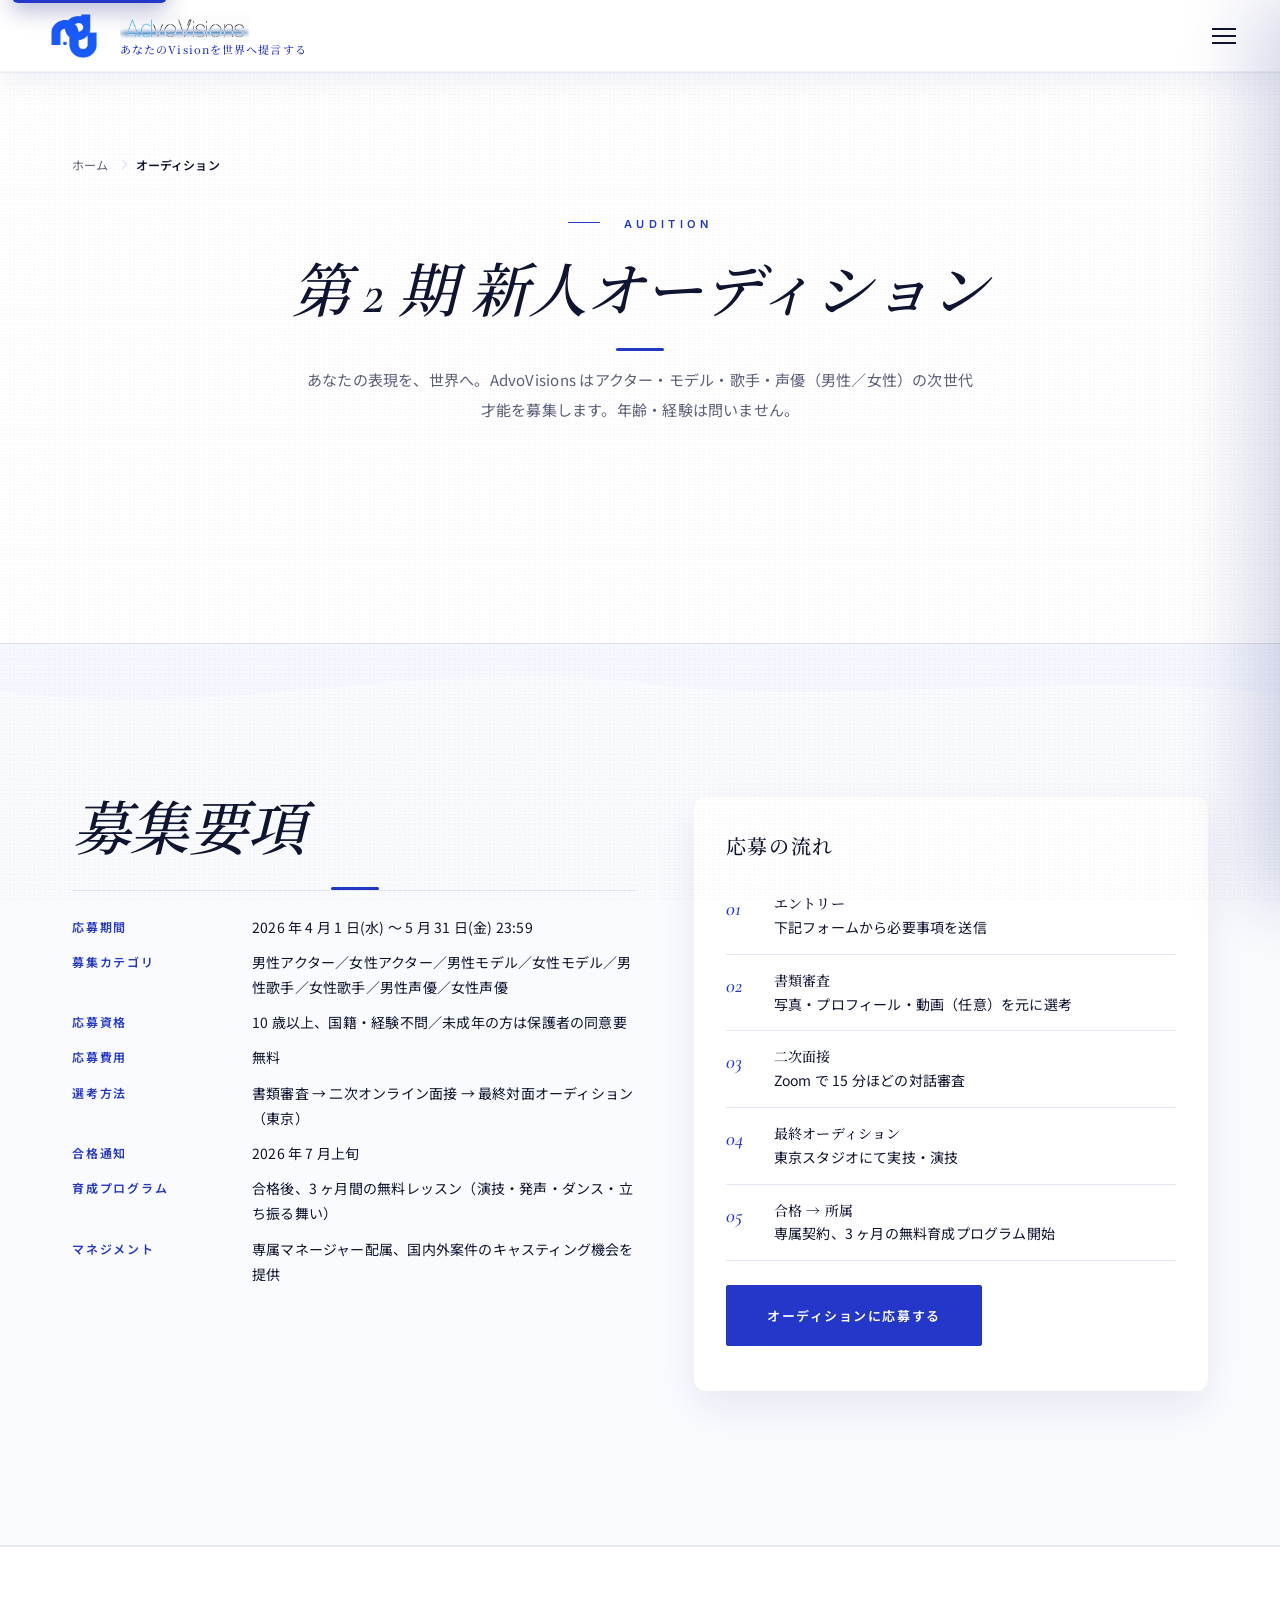
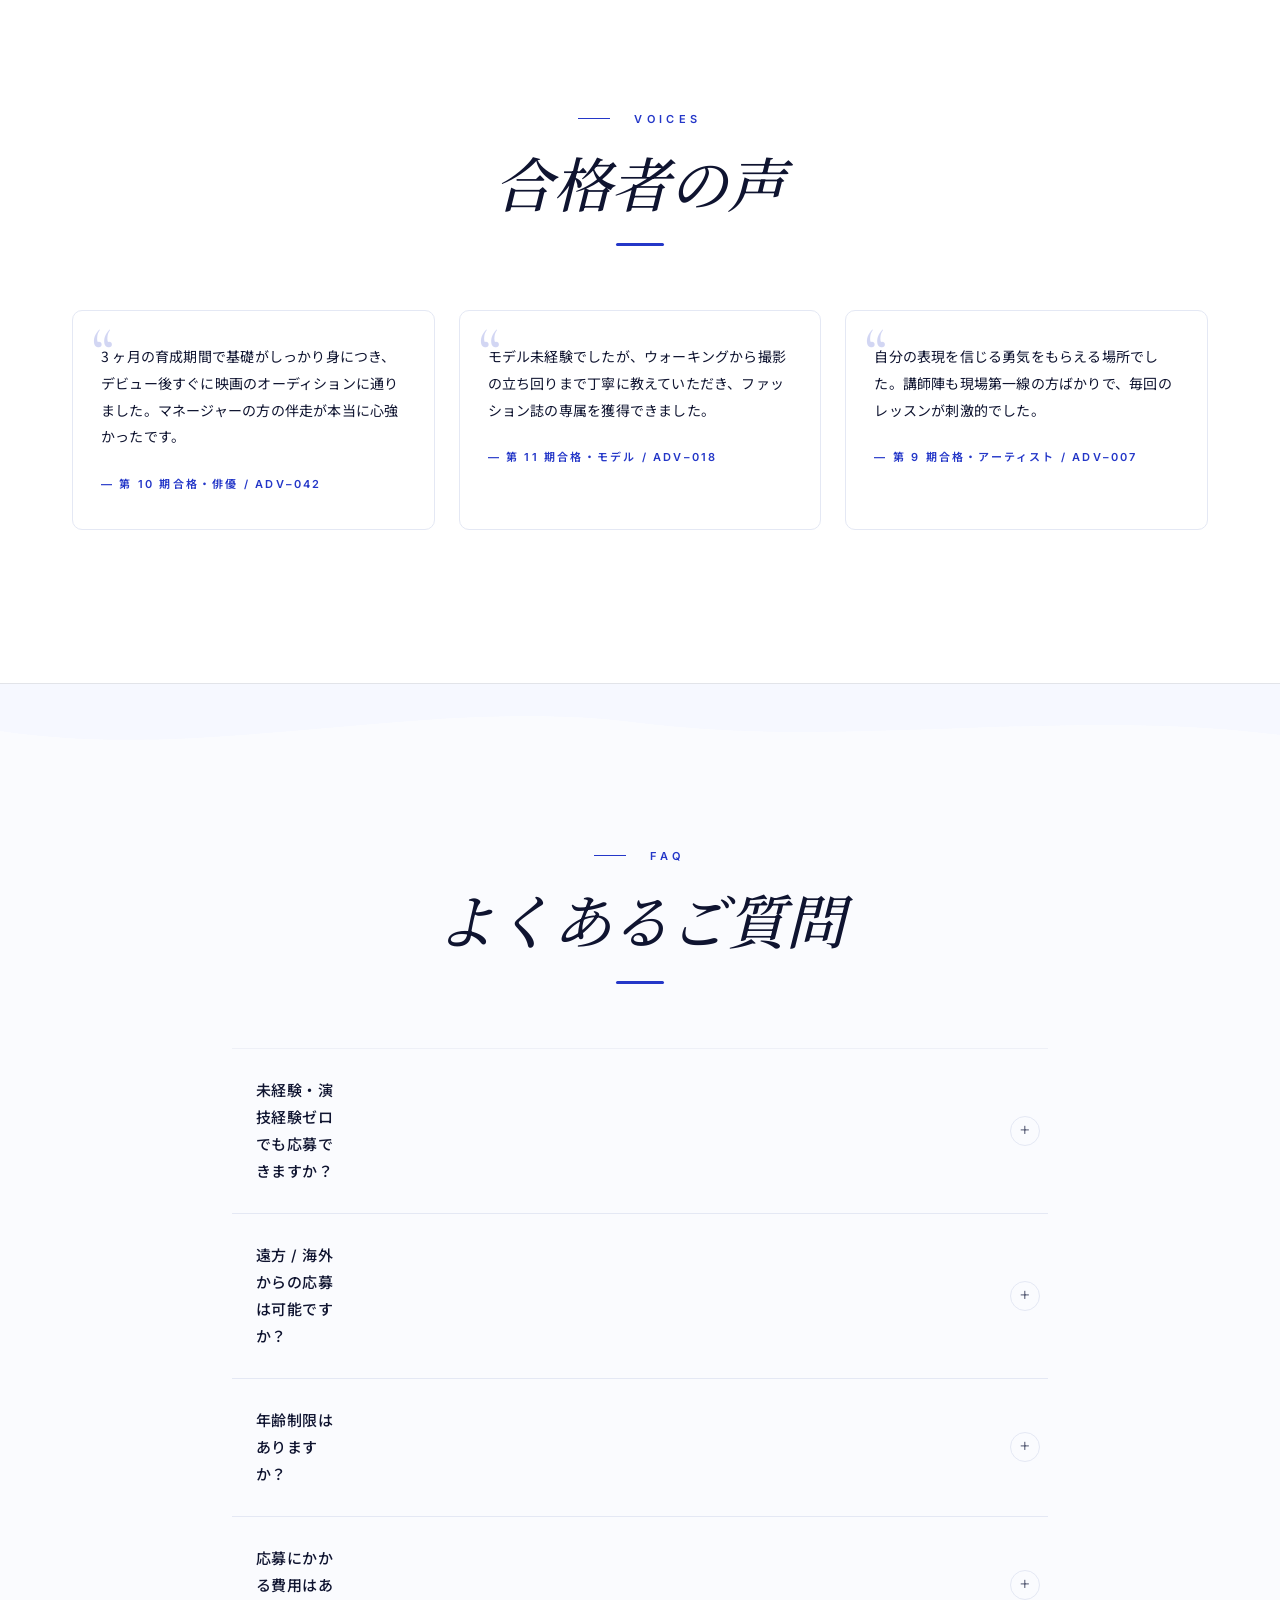
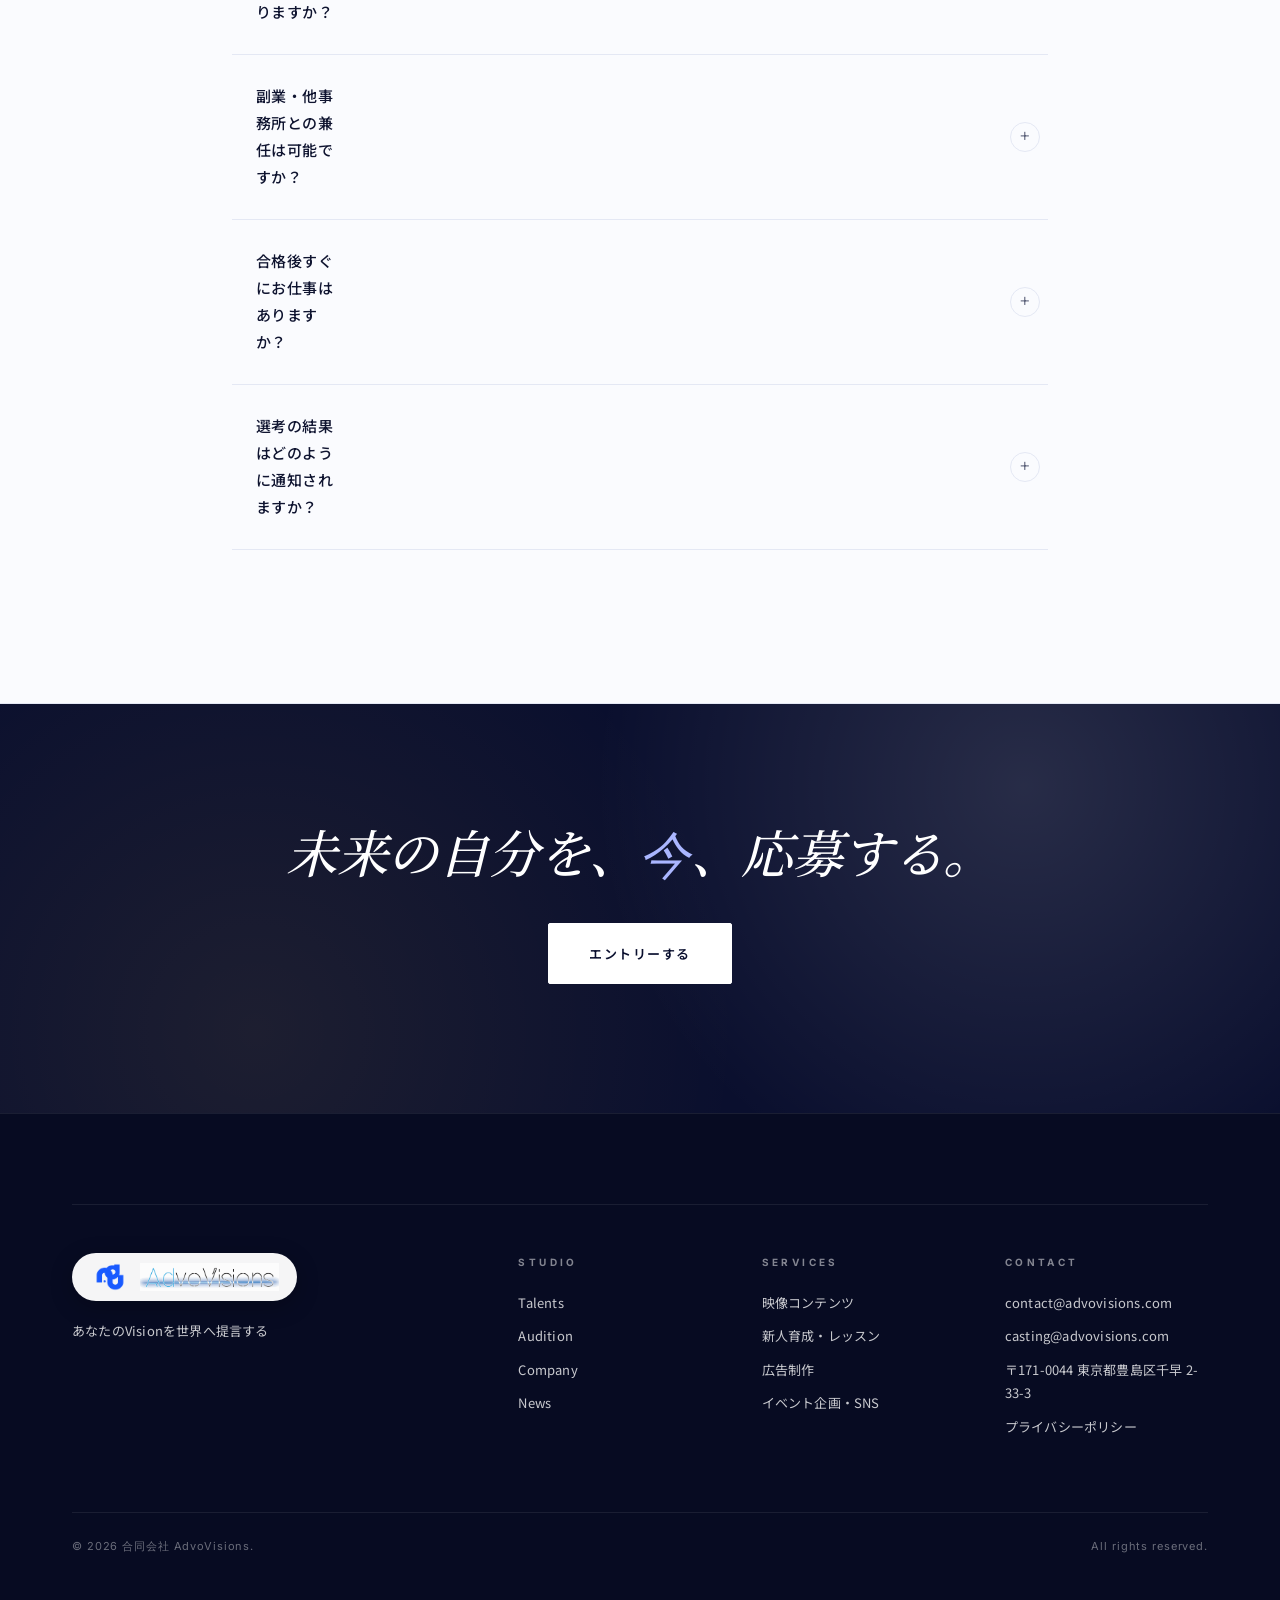
<file: audition.html>
<!doctype html><html lang="ja"><head><meta charset="utf-8"><meta http-equiv="cache-control" content="no-cache, no-store, must-revalidate"><meta http-equiv="pragma" content="no-cache"><meta http-equiv="expires" content="0"><meta name="viewport" content="width=device-width, initial-scale=1"><title>オーディション・採用 — 合同会社 AdvoVisions</title><meta name="description" content="合同会社AdvoVisions 第2期新人オーディションのエントリー受付中。アクター・モデル・歌手・声優（男性／女性）を募集しています。"><link rel="icon" type="image/png" href="assets/img/logo-original.png?v=100"><link rel="preconnect" href="https://fonts.googleapis.com"><link rel="preconnect" href="https://fonts.gstatic.com" crossorigin><link href="https://fonts.googleapis.com/css2?family=Cormorant+Garamond:ital,wght@0,400;0,500;0,600;1,400;1,500;1,600&family=Inter:wght@300;400;500;600;700&family=Noto+Sans+JP:wght@300;400;500;600;700&family=Noto+Serif+JP:wght@400;500;600;700&display=swap" rel="stylesheet"><link rel="stylesheet" href="assets/css/style.css?v=100"><link rel="apple-touch-icon" href="assets/img/logo-original.png?v=100"><link rel="preload" as="style" href="assets/css/style.css?v=100"><link rel="canonical" href="https://shomayamamoto-ai.github.io/advovisions/audition.html"><meta property="og:type" content="website"><meta property="og:site_name" content="合同会社 AdvoVisions"><meta property="og:locale" content="ja_JP"><meta property="og:title" content="第2期 新人オーディション — 合同会社 AdvoVisions"><meta property="og:description" content="AdvoVisions 第2期新人オーディション 2026年4-5月エントリー受付中。俳優・モデル・アーティストを募集。"><meta property="og:url" content="https://shomayamamoto-ai.github.io/advovisions/audition.html"><meta property="og:image" content="https://shomayamamoto-ai.github.io/advovisions/assets/img/og-default.jpg?v=100"><meta property="og:image:width" content="1200"><meta property="og:image:height" content="630"><meta name="twitter:card" content="summary_large_image"><meta name="twitter:title" content="第2期 新人オーディション — 合同会社 AdvoVisions"><meta name="twitter:description" content="AdvoVisions 第2期新人オーディション 2026年4-5月エントリー受付中。俳優・モデル・アーティストを募集。"><meta name="twitter:image" content="https://shomayamamoto-ai.github.io/advovisions/assets/img/og-default.jpg?v=100"><meta name="theme-color" content="#2437c8">
<script type="application/ld+json">
  {
    "@context": "https://schema.org",
    "@type": "Organization",
    "name": "合同会社 AdvoVisions",
    "alternateName": "AdvoVisions",
    "url": "https://shomayamamoto-ai.github.io/advovisions/",
    "logo": "https://shomayamamoto-ai.github.io/advovisions/assets/img/logo-original.png",
    "description": "映像コンテンツ・新人育成・広告制作・イベント企画を軸としたタレント・アーティストマネジメント事務所。",
    "address": {
      "@type": "PostalAddress",
      "postalCode": "171-0044",
      "streetAddress": "千早2-33-3 カジウラビル",
      "addressLocality": "豊島区",
      "addressRegion": "東京都",
      "addressCountry": "JP"
    },
    "sameAs": [
      "https://instagram.com/advovisions"
    ]
  }
  </script>
<script type="application/ld+json">
  {
    "@context": "https://schema.org",
    "@type": "FAQPage",
    "mainEntity": [
      {"@type":"Question","name":"未経験・演技経験ゼロでも応募できますか？","acceptedAnswer":{"@type":"Answer","text":"はい、応募資格に経験は問いません。合格後 3 ヶ月間の無料育成プログラムで基礎から学べますので、未経験の方こそお待ちしています。"}},
      {"@type":"Question","name":"遠方 / 海外からの応募は可能ですか？","acceptedAnswer":{"@type":"Answer","text":"書類・二次面接はすべてオンラインで完結します。最終選考のみ東京スタジオでの対面審査ですが、交通費の一部補助制度があります。"}},
      {"@type":"Question","name":"年齢制限はありますか？","acceptedAnswer":{"@type":"Answer","text":"下限は 10 歳以上（未成年は保護者同意要）、上限はありません。ベテランの俳優・声優の方もお待ちしています。"}},
      {"@type":"Question","name":"応募にかかる費用はありますか？","acceptedAnswer":{"@type":"Answer","text":"応募は完全無料です。また、合格後の育成プログラムも 3 ヶ月間無料でご受講いただけます。"}},
      {"@type":"Question","name":"副業・他事務所との兼任は可能ですか？","acceptedAnswer":{"@type":"Answer","text":"ご所属状況により個別相談となります。原則として専属契約となりますが、ジャンルが重複しない場合は協議の上、柔軟に対応いたします。"}},
      {"@type":"Question","name":"合格後すぐにお仕事はありますか？","acceptedAnswer":{"@type":"Answer","text":"育成プログラム期間中も、自社制作作品へのエキストラ・小役出演の機会を優先的にご案内します。本格的な案件獲得は 3 ヶ月以降を目安にお考えください。"}},
      {"@type":"Question","name":"選考の結果はどのように通知されますか？","acceptedAnswer":{"@type":"Answer","text":"各段階の結果は、ご登録のメールアドレス宛に 1〜2 週間以内にお送りします。合格通知には次ステップのご案内を同封します。"}}
    ]
  }
  </script>
<script async src="https://www.googletagmanager.com/gtag/js?id=G-XXXXXXXXXX"></script>
<script>
    window.dataLayer = window.dataLayer || [];
    function gtag(){dataLayer.push(arguments);}
    gtag('js', new Date());
    gtag('config', 'G-XXXXXXXXXX', { anonymize_ip: true });
  </script>
</head><body><div class="opener" id="opener" aria-hidden="true"><div class="o-grain" aria-hidden="true"></div><div class="o-vignette" aria-hidden="true"></div><div class="o-bar o-bar-top" aria-hidden="true"></div><div class="o-bar o-bar-bot" aria-hidden="true"></div><div class="o-scan" aria-hidden="true"></div><div class="opener-act act-1"><div class="o-stage"><div class="o-mark-row"><span class="o-mark-line left" aria-hidden="true"></span><span class="o-mark-tag" aria-hidden="true">EST. 2024</span></div><div class="o-mark-wrap"><span class="o-mark"><span class="o-mark-inner">AdvoVisions</span></span></div><div class="o-mark-sub"><span>TALENT</span><span class="o-dot" aria-hidden="true"></span><span>FILM STUDIO</span><span class="o-dot" aria-hidden="true"></span><span>TOKYO</span></div></div></div><div class="opener-act act-2"><div class="o-frame"><span class="o-corner tl" aria-hidden="true"></span><span class="o-corner tr" aria-hidden="true"></span><span class="o-corner bl" aria-hidden="true"></span><span class="o-corner br" aria-hidden="true"></span><div class="o-top"><span class="o-eyebrow">— ADVOVISIONS</span><span class="o-loc">TOKYO / TALENT × FILM</span></div><div class="o-mid"><span class="o-rule"><span class="o-rule-fill" id="o-rule"></span></span><h1 class="o-title"><span class="o-line"><span class="o-line-inner">あらゆる人々に、</span></span><span class="o-line"><em><span class="o-line-inner">表現を。</span></em></span></h1><p class="o-sub">新しい才能を生み出す。出口のあるレッスン。</p></div><div class="o-bot"><span class="o-state">NOW LOADING</span><span class="o-pct" id="o-pct">000</span></div></div></div><div class="o-shutter o-shutter-t" aria-hidden="true"></div><div class="o-shutter o-shutter-b" aria-hidden="true"></div></div><script>(function(){var o=document.getElementById("opener");if(!o)return;try{if(sessionStorage.getItem("av_opener_shown")==="1"){o.style.display="none";return;}sessionStorage.setItem("av_opener_shown","1");}catch(e){}var pct=document.getElementById("o-pct"),rf=document.getElementById("o-rule");setTimeout(function(){o.classList.add("a2")},1500);setTimeout(function(){var t0=performance.now(),dur=1800;function tick(now){var t=Math.min(1,(now-t0)/dur),e=t<.5?2*t*t:1-Math.pow(-2*t+2,2)/2,n=Math.floor(e*100);if(pct)pct.textContent=("00"+n).slice(-3);if(rf)rf.style.setProperty("transform","scaleX("+(e)+")","important");if(t<1)requestAnimationFrame(tick);else setTimeout(close,600);}requestAnimationFrame(tick);},2000);function close(){o.classList.add("done");setTimeout(function(){o.style.display="none";},1100);}o.addEventListener("click",close);})();</script><a href="#main-content" class="skip-link">Skip to content</a>

<div class="scroll-progress" aria-hidden="true"></div><header class="site-header"><a href="index.html" class="logo"><span class="logo-wrap logo-wrap-header"><img class="logo-icon" src="assets/img/logo-original.png?v=100" alt=""><span class="logo-text-col"><img class="logo-text" src="assets/img/logo.png?v=100" alt="AdvoVisions"><span class="logo-tagline" aria-hidden="true">あなたのVisionを世界へ提言する</span></span></span></a><nav class="nav" aria-label="Primary"><ul><li><a href="index.html">Home</a></li><li><a href="services.html">Services</a></li><li><a href="members.html">Talents</a></li><li><a href="match.html" data-nav="match">Matching</a></li><li><a href="works.html">Works</a></li><li><a href="news.html">News</a></li><li><a href="audition.html" class="active" aria-current="page">Audition</a></li></ul></nav><button class="nav-toggle" aria-label="Menu"><span></span><span></span><span></span></button></header><section id="main-content" id="audition-hero" class="block" style="padding-top: 160px;"><div class="container"><nav class="breadcrumb" aria-label="パンくずリスト"><ol class="breadcrumb-list" itemscope itemtype="https://schema.org/BreadcrumbList"><li class="breadcrumb-item" itemprop="itemListElement" itemscope itemtype="https://schema.org/ListItem"><a itemprop="item" href="index.html"><span itemprop="name">ホーム</span></a><meta itemprop="position" content="1"></li><li class="breadcrumb-item" aria-current="page" itemprop="itemListElement" itemscope itemtype="https://schema.org/ListItem"><span itemprop="name">オーディション</span><meta itemprop="position" content="2"></li></ol></nav><div class="block-head reveal"><div class="eyebrow">AUDITION</div><h1 class="block-title">第 2 期 新人オーディション</h1><p class="block-desc">あなたの表現を、世界へ。AdvoVisions はアクター・モデル・歌手・声優（男性／女性）の次世代才能を募集します。年齢・経験は問いません。</p></div></div></section><section class="block alt"><div class="container"><div class="audition-grid"><div class="audition-detail reveal"><h2 class="block-title left">募集要項</h2><dl class="profile-meta" style="grid-template-columns: 160px 1fr; max-width:640px;"><dt>応募期間</dt><dd>2026 年 4 月 1 日(水) 〜 5 月 31 日(金) 23:59</dd><dt>募集カテゴリ</dt><dd>男性アクター／女性アクター／男性モデル／女性モデル／男性歌手／女性歌手／男性声優／女性声優</dd><dt>応募資格</dt><dd>10 歳以上、国籍・経験不問／未成年の方は保護者の同意要</dd><dt>応募費用</dt><dd>無料</dd><dt>選考方法</dt><dd>書類審査 → 二次オンライン面接 → 最終対面オーディション（東京）</dd><dt>合格通知</dt><dd>2026 年 7 月上旬</dd><dt>育成プログラム</dt><dd>合格後、3 ヶ月間の無料レッスン（演技・発声・ダンス・立ち振る舞い）</dd><dt>マネジメント</dt><dd>専属マネージャー配属、国内外案件のキャスティング機会を提供</dd></dl></div><div class="reveal"><div class="audition-card"><h3>応募の流れ</h3><ol><li><strong>エントリー</strong><br>下記フォームから必要事項を送信</li><li><strong>書類審査</strong><br>写真・プロフィール・動画（任意）を元に選考</li><li><strong>二次面接</strong><br>Zoom で 15 分ほどの対話審査</li><li><strong>最終オーディション</strong><br>東京スタジオにて実技・演技</li><li><strong>合格 → 所属</strong><br>専属契約、3 ヶ月の無料育成プログラム開始</li></ol><a href="mailto:casting@advovisions.com?subject=%E7%AC%AC12%E6%9C%9F%20%E6%96%B0%E4%BA%BA%E3%82%AA%E3%83%BC%E3%83%87%E3%82%A3%E3%82%B7%E3%83%A7%E3%83%B3%E5%BF%9C%E5%8B%9F" class="btn-primary" style="margin-top:24px;">オーディションに応募する</a></div></div></div></div></section><section class="block"><div class="container"><div class="block-head reveal"><div class="eyebrow">VOICES</div><h2 class="block-title">合格者の声</h2></div><div class="voices-grid reveal"><blockquote class="voice-card"><p>3 ヶ月の育成期間で基礎がしっかり身につき、デビュー後すぐに映画のオーディションに通りました。マネージャーの方の伴走が本当に心強かったです。</p><cite>— 第 10 期合格・俳優 / ADV–042</cite></blockquote><blockquote class="voice-card"><p>モデル未経験でしたが、ウォーキングから撮影の立ち回りまで丁寧に教えていただき、ファッション誌の専属を獲得できました。</p><cite>— 第 11 期合格・モデル / ADV–018</cite></blockquote><blockquote class="voice-card"><p>自分の表現を信じる勇気をもらえる場所でした。講師陣も現場第一線の方ばかりで、毎回のレッスンが刺激的でした。</p><cite>— 第 9 期合格・アーティスト / ADV–007</cite></blockquote></div></div></section><section class="block alt" id="audition-faq"><div class="container" style="max-width:880px;"><div class="block-head reveal"><div class="eyebrow">FAQ</div><h2 class="block-title">よくあるご質問</h2></div><div class="faq-list reveal"><details class="faq-item"><summary>未経験・演技経験ゼロでも応募できますか？</summary><div class="faq-body">はい、応募資格に経験は問いません。合格後 3 ヶ月間の無料育成プログラムで基礎から学べますので、未経験の方こそお待ちしています。</div></details><details class="faq-item"><summary>遠方 / 海外からの応募は可能ですか？</summary><div class="faq-body">書類・二次面接はすべてオンラインで完結します。最終選考のみ東京スタジオでの対面審査ですが、交通費の一部補助制度があります。</div></details><details class="faq-item"><summary>年齢制限はありますか？</summary><div class="faq-body">下限は 10 歳以上（未成年は保護者同意要）、上限はありません。ベテランの俳優・声優の方もお待ちしています。</div></details><details class="faq-item"><summary>応募にかかる費用はありますか？</summary><div class="faq-body">応募は完全無料です。また、合格後の育成プログラムも 3 ヶ月間無料でご受講いただけます。</div></details><details class="faq-item"><summary>副業・他事務所との兼任は可能ですか？</summary><div class="faq-body">ご所属状況により個別相談となります。原則として専属契約となりますが、ジャンルが重複しない場合は協議の上、柔軟に対応いたします。</div></details><details class="faq-item"><summary>合格後すぐにお仕事はありますか？</summary><div class="faq-body">育成プログラム期間中も、自社制作作品へのエキストラ・小役出演の機会を優先的にご案内します。本格的な案件獲得は 3 ヶ月以降を目安にお考えください。</div></details><details class="faq-item"><summary>選考の結果はどのように通知されますか？</summary><div class="faq-body">各段階の結果は、ご登録のメールアドレス宛に 1〜2 週間以内にお送りします。合格通知には次ステップのご案内を同封します。</div></details></div></div></section><section class="cta reveal"><h2>未来の自分を、<em class="serif-italic">今</em>、応募する。</h2><a href="mailto:casting@advovisions.com" class="btn-primary">エントリーする</a></section><footer class="site-footer"><div class="container"><div class="footer-grid"><div class="footer-col"><div class="logo"><span class="logo-wrap logo-wrap-footer"><img class="logo-icon" src="assets/img/logo-original.png?v=100" alt=""><img class="logo-text" src="assets/img/logo.png?v=100" alt="AdvoVisions" style="height:100%;width:auto;display:block;"></span></div><p style="margin-top:14px;">あなたのVisionを世界へ提言する</p></div><div class="footer-col"><h4>Studio</h4><ul><li><a href="members.html">Talents</a></li><li><a href="audition.html">Audition</a></li><li><a href="about.html">Company</a></li><li><a href="news.html">News</a></li></ul></div><div class="footer-col"><h4>Services</h4><ul><li><a href="index.html#services">映像コンテンツ</a></li><li><a href="index.html#services">新人育成・レッスン</a></li><li><a href="index.html#services">広告制作</a></li><li><a href="index.html#services">イベント企画・SNS</a></li></ul></div><div class="footer-col"><h4>Contact</h4><ul><li>contact@advovisions.com</li><li>casting@advovisions.com</li><li>〒171-0044 東京都豊島区千早 2-33-3</li><li><a href="privacy.html">プライバシーポリシー</a></li></ul></div></div><div class="footer-bottom"><div>© 2026 合同会社 AdvoVisions.</div><div>All rights reserved.</div></div></div></footer>
<script src="assets/js/main.js?v=100"></script>
<button class="to-top" aria-label="Back to top" title="Back to top"><svg viewBox="0 0 24 24" fill="none" stroke="currentColor" stroke-width="2" stroke-linecap="round" stroke-linejoin="round"><path d="M12 19V5M5 12l7-7 7 7"/></svg></button>

</body></html>
</file>
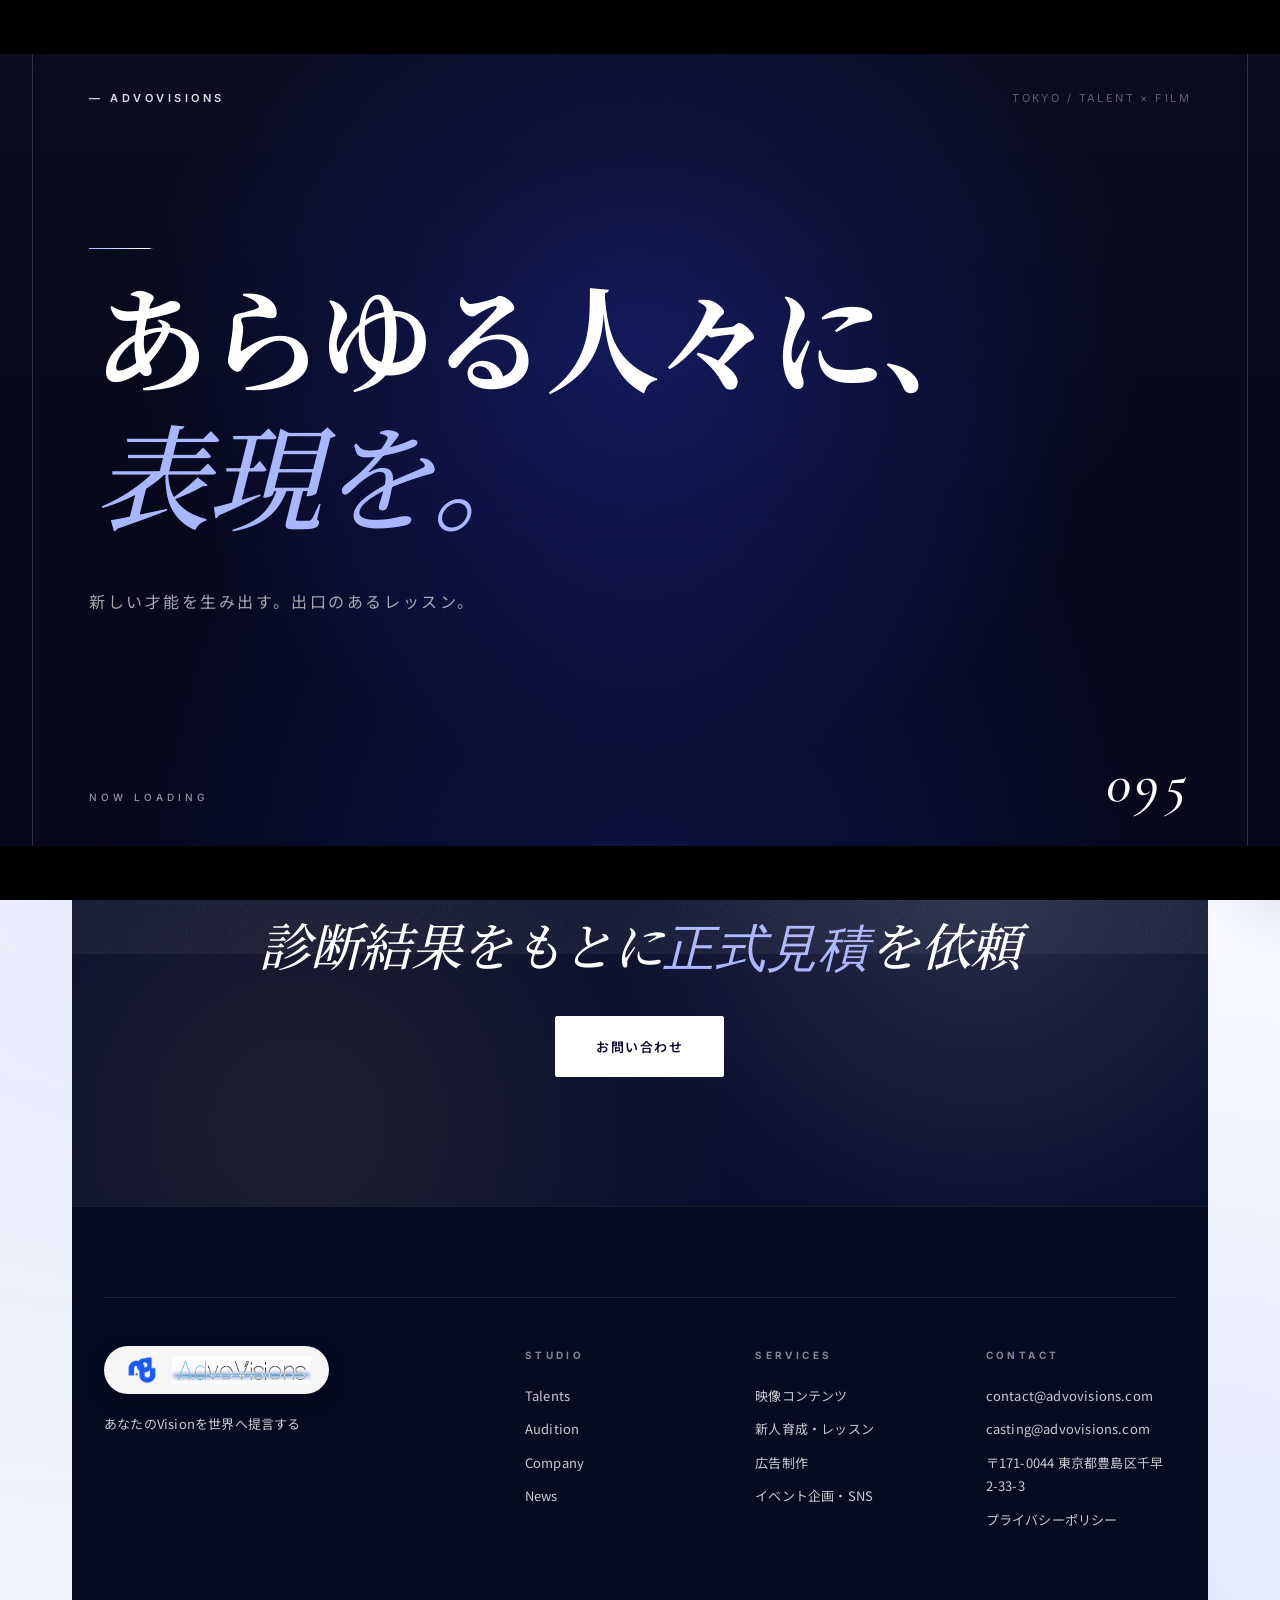
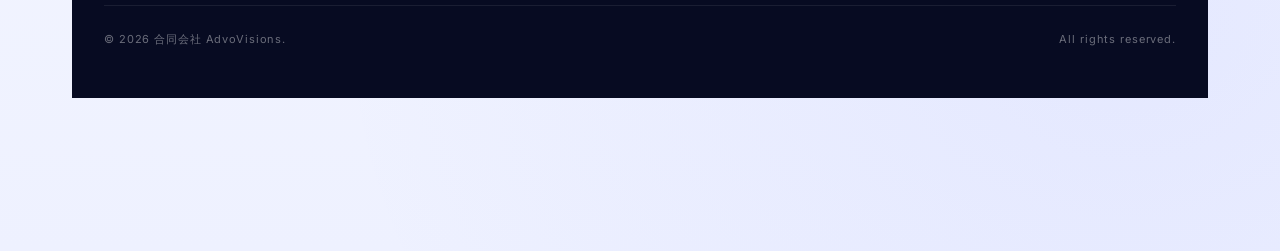
<file: match.html>
<!doctype html><html lang="ja"><head><meta charset="utf-8"><meta http-equiv="cache-control" content="no-cache, no-store, must-revalidate"><meta http-equiv="pragma" content="no-cache"><meta http-equiv="expires" content="0"><meta name="viewport" content="width=device-width, initial-scale=1"><title>AIキャスト診断 — 合同会社 AdvoVisions</title><meta name="description" content="希望条件を入力するだけで、合同会社AdvoVisionsの所属タレント180名をS〜Gのランクに分類し、各タレントの推定見積金額を自動算出するAIキャスティング診断ツール。"><link rel="icon" type="image/png" href="assets/img/logo-original.png?v=100"><link rel="preconnect" href="https://fonts.googleapis.com"><link rel="preconnect" href="https://fonts.gstatic.com" crossorigin><link href="https://fonts.googleapis.com/css2?family=Cormorant+Garamond:ital,wght@0,400;0,500;0,600;1,400;1,500;1,600&family=Inter:wght@300;400;500;600;700&family=Noto+Sans+JP:wght@300;400;500;600;700&family=Noto+Serif+JP:wght@400;500;600;700&display=swap" rel="stylesheet"><link rel="stylesheet" href="assets/css/style.css?v=100"><link rel="apple-touch-icon" href="assets/img/logo-original.png?v=100"><link rel="preload" as="style" href="assets/css/style.css?v=100"><link rel="canonical" href="https://shomayamamoto-ai.github.io/advovisions/match.html"><meta property="og:type" content="website"><meta property="og:site_name" content="合同会社 AdvoVisions"><meta property="og:locale" content="ja_JP"><meta property="og:title" content="AIキャスト診断 — 合同会社 AdvoVisions"><meta property="og:description" content="希望条件を入力するだけで、合同会社AdvoVisionsの所属タレント180名をS〜Gのランクに分類し、各タレントの推定見積金額を自動算出するAIキャスティング診断ツール。"><meta property="og:url" content="https://shomayamamoto-ai.github.io/advovisions/match.html"><meta property="og:image" content="https://shomayamamoto-ai.github.io/advovisions/assets/img/og-default.jpg?v=100"><meta property="og:image:width" content="1200"><meta property="og:image:height" content="630"><meta name="twitter:card" content="summary_large_image"><meta name="twitter:title" content="AIキャスト診断 — 合同会社 AdvoVisions"><meta name="twitter:description" content="希望条件を入力するだけで、合同会社AdvoVisionsの所属タレント180名をS〜Gのランクに分類し、各タレントの推定見積金額を自動算出するAIキャスティング診断ツール。"><meta name="twitter:image" content="https://shomayamamoto-ai.github.io/advovisions/assets/img/og-default.jpg?v=100"><meta name="theme-color" content="#2437c8">
<script type="application/ld+json">
  {
    "@context": "https://schema.org",
    "@type": "Organization",
    "name": "合同会社 AdvoVisions",
    "alternateName": "AdvoVisions",
    "url": "https://shomayamamoto-ai.github.io/advovisions/",
    "logo": "https://shomayamamoto-ai.github.io/advovisions/assets/img/logo-original.png",
    "description": "映像コンテンツ・新人育成・広告制作・イベント企画を軸としたタレント・アーティストマネジメント事務所。",
    "address": {
      "@type": "PostalAddress",
      "postalCode": "171-0044",
      "streetAddress": "千早2-33-3 カジウラビル",
      "addressLocality": "豊島区",
      "addressRegion": "東京都",
      "addressCountry": "JP"
    },
    "foundingDate": "2024-01",
    "founder": {
      "@type": "Person",
      "name": "丸山 弘太郎",
      "jobTitle": "代表 / 脚本家・映像作家・プロデューサー",
      "birthDate": "1981-04-15",
      "birthPlace": "東京"
    },
    "sameAs": [ "https://instagram.com/advovisions" ]
  }
  </script>
<script async src="https://www.googletagmanager.com/gtag/js?id=G-XXXXXXXXXX"></script>
<script>
    window.dataLayer = window.dataLayer || [];
    function gtag(){dataLayer.push(arguments);}
    gtag('js', new Date());
    gtag('config', 'G-XXXXXXXXXX', { anonymize_ip: true });
  </script>
</head><body><div class="opener" id="opener" aria-hidden="true"><div class="o-grain" aria-hidden="true"></div><div class="o-vignette" aria-hidden="true"></div><div class="o-bar o-bar-top" aria-hidden="true"></div><div class="o-bar o-bar-bot" aria-hidden="true"></div><div class="o-scan" aria-hidden="true"></div><div class="opener-act act-1"><div class="o-stage"><div class="o-mark-row"><span class="o-mark-line left" aria-hidden="true"></span><span class="o-mark-tag" aria-hidden="true">EST. 2024</span></div><div class="o-mark-wrap"><span class="o-mark"><span class="o-mark-inner">AdvoVisions</span></span></div><div class="o-mark-sub"><span>TALENT</span><span class="o-dot" aria-hidden="true"></span><span>FILM STUDIO</span><span class="o-dot" aria-hidden="true"></span><span>TOKYO</span></div></div></div><div class="opener-act act-2"><div class="o-frame"><span class="o-corner tl" aria-hidden="true"></span><span class="o-corner tr" aria-hidden="true"></span><span class="o-corner bl" aria-hidden="true"></span><span class="o-corner br" aria-hidden="true"></span><div class="o-top"><span class="o-eyebrow">— ADVOVISIONS</span><span class="o-loc">TOKYO / TALENT × FILM</span></div><div class="o-mid"><span class="o-rule"><span class="o-rule-fill" id="o-rule"></span></span><h1 class="o-title"><span class="o-line"><span class="o-line-inner">あらゆる人々に、</span></span><span class="o-line"><em><span class="o-line-inner">表現を。</span></em></span></h1><p class="o-sub">新しい才能を生み出す。出口のあるレッスン。</p></div><div class="o-bot"><span class="o-state">NOW LOADING</span><span class="o-pct" id="o-pct">000</span></div></div></div><div class="o-shutter o-shutter-t" aria-hidden="true"></div><div class="o-shutter o-shutter-b" aria-hidden="true"></div></div><script>(function(){var o=document.getElementById("opener");if(!o)return;try{if(sessionStorage.getItem("av_opener_shown")==="1"){o.style.display="none";return;}sessionStorage.setItem("av_opener_shown","1");}catch(e){}var pct=document.getElementById("o-pct"),rf=document.getElementById("o-rule");setTimeout(function(){o.classList.add("a2")},1500);setTimeout(function(){var t0=performance.now(),dur=1800;function tick(now){var t=Math.min(1,(now-t0)/dur),e=t<.5?2*t*t:1-Math.pow(-2*t+2,2)/2,n=Math.floor(e*100);if(pct)pct.textContent=("00"+n).slice(-3);if(rf)rf.style.setProperty("transform","scaleX("+(e)+")","important");if(t<1)requestAnimationFrame(tick);else setTimeout(close,600);}requestAnimationFrame(tick);},2000);function close(){o.classList.add("done");setTimeout(function(){o.style.display="none";},1100);}o.addEventListener("click",close);})();</script><a href="#main-content" class="skip-link">Skip to content</a>

<div class="scroll-progress" aria-hidden="true"></div><header class="site-header"><a href="index.html" class="logo"><span class="logo-wrap logo-wrap-header"><img class="logo-icon" src="assets/img/logo-original.png?v=100" alt=""><span class="logo-text-col"><img class="logo-text" src="assets/img/logo.png?v=100" alt="AdvoVisions"><span class="logo-tagline" aria-hidden="true">あなたのVisionを世界へ提言する</span></span></span></a><nav class="nav" aria-label="Primary"><ul><li><a href="index.html">Home</a></li><li><a href="services.html">Services</a></li><li><a href="members.html">Talents</a></li><li><a href="match.html" data-nav="match">Matching</a></li><li><a href="works.html">Works</a></li><li><a href="news.html">News</a></li><li><a href="about.html">Company</a></li></ul></nav><button class="nav-toggle" aria-label="Menu"><span></span><span></span><span></span></button></header><section id="main-content" class="block" style="padding-top:150px;"><div class="container"><nav class="breadcrumb" aria-label="パンくずリスト"><ol class="breadcrumb-list" itemscope itemtype="https://schema.org/BreadcrumbList"><li class="breadcrumb-item" itemprop="itemListElement" itemscope itemtype="https://schema.org/ListItem"><a itemprop="item" href="index.html"><span itemprop="name">ホーム</span></a><meta itemprop="position" content="1"></li><li class="breadcrumb-item" aria-current="page" itemprop="itemListElement" itemscope itemtype="https://schema.org/ListItem"><span itemprop="name">AIキャスト診断</span><meta itemprop="position" content="2"></li></ol></nav><div class="block-head reveal"><div class="eyebrow">CASTING MATCHING</div><h1 class="block-title">AIキャスト診断</h1><p class="block-desc">媒体・尺・買取条件・予算など6つの条件を入れるだけ。<br>180名から最適な候補をスコアリングし、S〜Gのランクと推定見積金額を提示します。</p></div></div></section><section id="match" class="block match-section" aria-label="キャスティング・マッチング"><div class="match-bg" aria-hidden="true"></div><div class="container"><section class="cta reveal"><h2>診断結果をもとに<em class="serif-italic">正式見積</em>を依頼</h2><a href="index.html#contact" class="btn-primary">お問い合わせ</a></section><footer class="site-footer"><div class="container"><div class="footer-grid"><div class="footer-col"><div class="logo"><span class="logo-wrap logo-wrap-footer"><img class="logo-icon" src="assets/img/logo-original.png?v=100" alt=""><img class="logo-text" src="assets/img/logo.png?v=100" alt="AdvoVisions" style="height:100%;width:auto;display:block;"></span></div><p style="margin-top:14px;">あなたのVisionを世界へ提言する</p></div><div class="footer-col"><h4>Studio</h4><ul><li><a href="members.html">Talents</a></li><li><a href="audition.html">Audition</a></li><li><a href="about.html">Company</a></li><li><a href="news.html">News</a></li></ul></div><div class="footer-col"><h4>Services</h4><ul><li><a href="index.html#services">映像コンテンツ</a></li><li><a href="index.html#services">新人育成・レッスン</a></li><li><a href="index.html#services">広告制作</a></li><li><a href="index.html#services">イベント企画・SNS</a></li></ul></div><div class="footer-col"><h4>Contact</h4><ul><li>contact@advovisions.com</li><li>casting@advovisions.com</li><li>〒171-0044 東京都豊島区千早 2-33-3</li><li><a href="privacy.html">プライバシーポリシー</a></li></ul></div></div><div class="footer-bottom"><div>© 2026 合同会社 AdvoVisions.</div><div>All rights reserved.</div></div></div></footer>
<script src="assets/js/members-data.js?v=100"></script><script src="assets/js/data-overlay.js?v=100"></script><script src="assets/js/main.js?v=100"></script>
<button class="to-top" aria-label="Back to top" title="Back to top"><svg viewBox="0 0 24 24" fill="none" stroke="currentColor" stroke-width="2" stroke-linecap="round" stroke-linejoin="round"><path d="M12 19V5M5 12l7-7 7 7"/></svg></button>

</body></html>
</file>
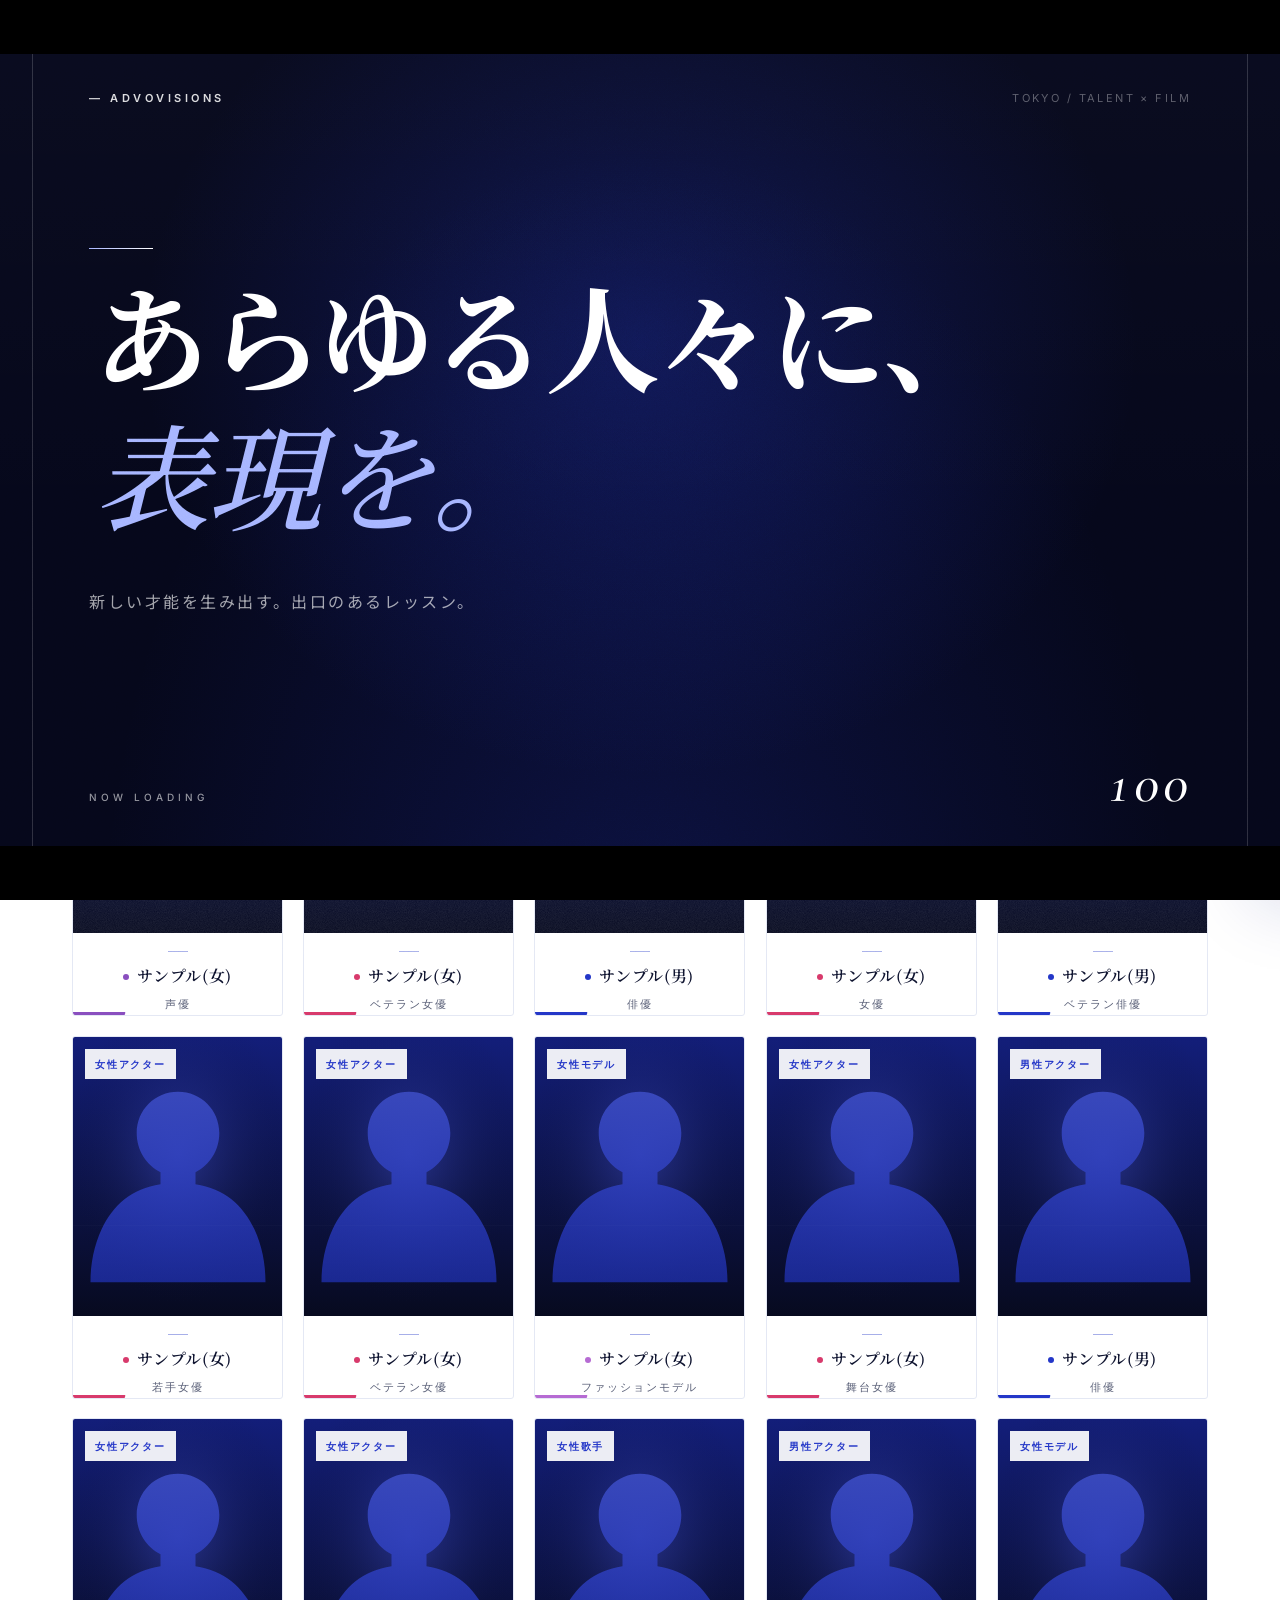
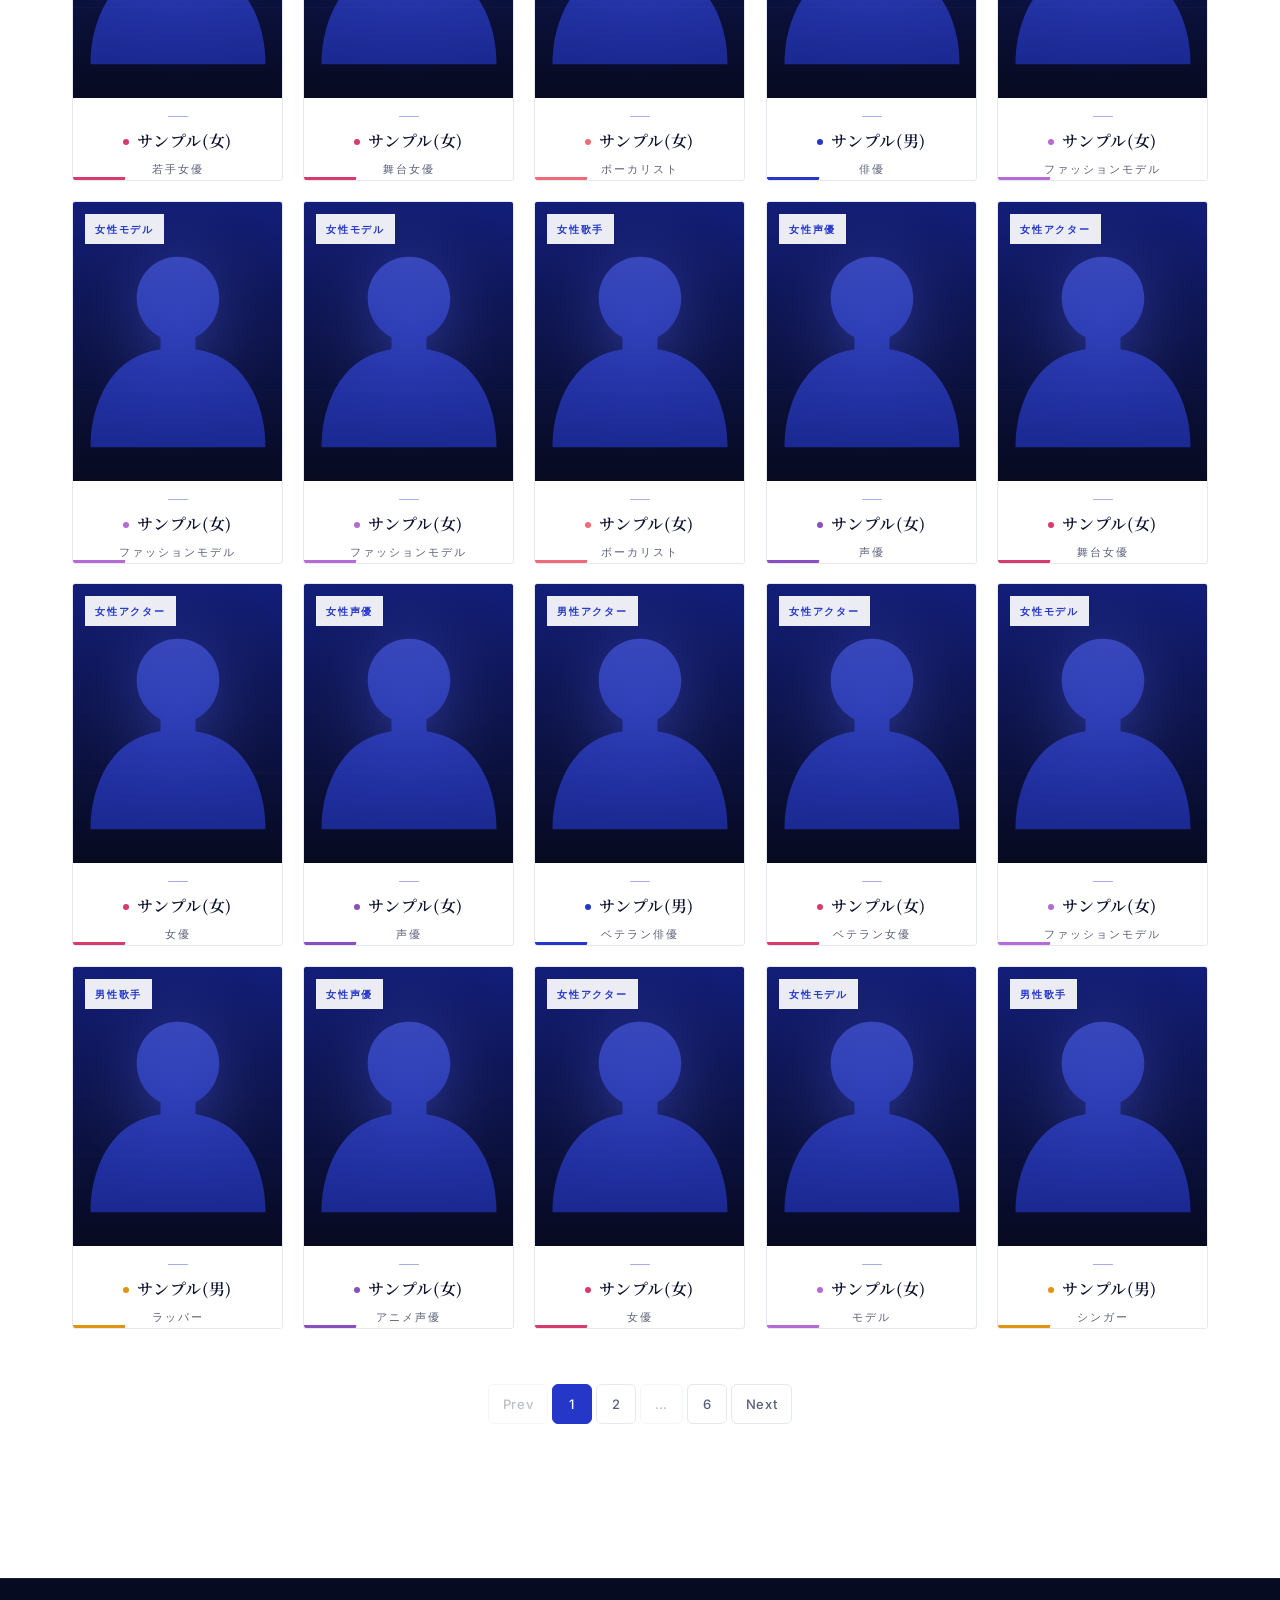
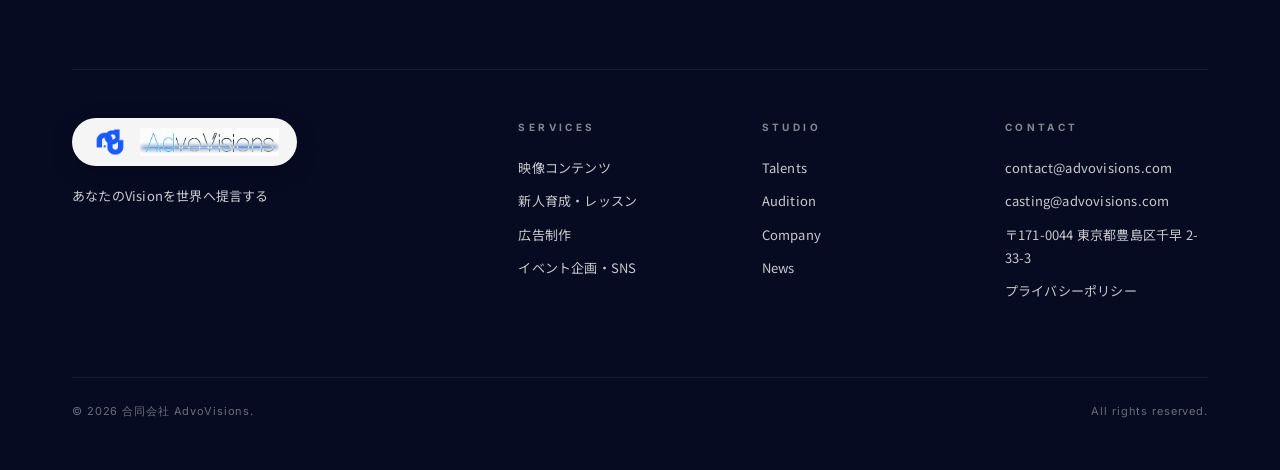
<file: members.html>
<!doctype html><html lang="ja"><head><meta charset="utf-8"><meta http-equiv="cache-control" content="no-cache, no-store, must-revalidate"><meta http-equiv="pragma" content="no-cache"><meta http-equiv="expires" content="0"><meta name="viewport" content="width=device-width, initial-scale=1"><title>Talents — 合同会社 AdvoVisions</title><meta name="description" content="合同会社AdvoVisionsに所属する180名のタレント・アーティスト・モデルのディレクトリ。カテゴリ・名前・役職から検索できます。"><link rel="icon" type="image/png" href="assets/img/logo-original.png?v=100"><link rel="preconnect" href="https://fonts.googleapis.com"><link rel="preconnect" href="https://fonts.gstatic.com" crossorigin><link href="https://fonts.googleapis.com/css2?family=Cormorant+Garamond:ital,wght@0,400;0,500;0,600;1,400;1,500;1,600&family=Inter:wght@300;400;500;600;700&family=Noto+Sans+JP:wght@300;400;500;600;700&family=Noto+Serif+JP:wght@400;500;600;700&display=swap" rel="stylesheet"><link rel="stylesheet" href="assets/css/style.css?v=100"><link rel="apple-touch-icon" href="assets/img/logo-original.png?v=100"><link rel="preload" as="style" href="assets/css/style.css?v=100"><link rel="canonical" href="https://shomayamamoto-ai.github.io/advovisions/members.html"><meta property="og:type" content="website"><meta property="og:site_name" content="合同会社 AdvoVisions"><meta property="og:locale" content="ja_JP"><meta property="og:title" content="所属タレント 180 名 — 合同会社 AdvoVisions"><meta property="og:description" content="合同会社AdvoVisionsに所属する180名のタレント・アーティスト・モデルのディレクトリ。カテゴリ・名前・役職から検索。"><meta property="og:url" content="https://shomayamamoto-ai.github.io/advovisions/members.html"><meta property="og:image" content="https://shomayamamoto-ai.github.io/advovisions/assets/img/og-default.jpg?v=100"><meta property="og:image:width" content="1200"><meta property="og:image:height" content="630"><meta name="twitter:card" content="summary_large_image"><meta name="twitter:title" content="所属タレント 180 名 — 合同会社 AdvoVisions"><meta name="twitter:description" content="合同会社AdvoVisionsに所属する180名のタレント・アーティスト・モデルのディレクトリ。カテゴリ・名前・役職から検索。"><meta name="twitter:image" content="https://shomayamamoto-ai.github.io/advovisions/assets/img/og-default.jpg?v=100"><meta name="theme-color" content="#2437c8">
<script type="application/ld+json">
  {
    "@context": "https://schema.org",
    "@type": "Organization",
    "name": "合同会社 AdvoVisions",
    "alternateName": "AdvoVisions",
    "url": "https://shomayamamoto-ai.github.io/advovisions/",
    "logo": "https://shomayamamoto-ai.github.io/advovisions/assets/img/logo-original.png",
    "description": "映像コンテンツ・新人育成・広告制作・イベント企画を軸としたタレント・アーティストマネジメント事務所。",
    "address": {
      "@type": "PostalAddress",
      "postalCode": "171-0044",
      "streetAddress": "千早2-33-3 カジウラビル",
      "addressLocality": "豊島区",
      "addressRegion": "東京都",
      "addressCountry": "JP"
    },
    "sameAs": [
      "https://instagram.com/advovisions"
    ]
  }
  </script>
<script async src="https://www.googletagmanager.com/gtag/js?id=G-XXXXXXXXXX"></script>
<script>
    window.dataLayer = window.dataLayer || [];
    function gtag(){dataLayer.push(arguments);}
    gtag('js', new Date());
    gtag('config', 'G-XXXXXXXXXX', { anonymize_ip: true });
  </script>
</head><body><div class="opener" id="opener" aria-hidden="true"><div class="o-grain" aria-hidden="true"></div><div class="o-vignette" aria-hidden="true"></div><div class="o-bar o-bar-top" aria-hidden="true"></div><div class="o-bar o-bar-bot" aria-hidden="true"></div><div class="o-scan" aria-hidden="true"></div><div class="opener-act act-1"><div class="o-stage"><div class="o-mark-row"><span class="o-mark-line left" aria-hidden="true"></span><span class="o-mark-tag" aria-hidden="true">EST. 2024</span></div><div class="o-mark-wrap"><span class="o-mark"><span class="o-mark-inner">AdvoVisions</span></span></div><div class="o-mark-sub"><span>TALENT</span><span class="o-dot" aria-hidden="true"></span><span>FILM STUDIO</span><span class="o-dot" aria-hidden="true"></span><span>TOKYO</span></div></div></div><div class="opener-act act-2"><div class="o-frame"><span class="o-corner tl" aria-hidden="true"></span><span class="o-corner tr" aria-hidden="true"></span><span class="o-corner bl" aria-hidden="true"></span><span class="o-corner br" aria-hidden="true"></span><div class="o-top"><span class="o-eyebrow">— ADVOVISIONS</span><span class="o-loc">TOKYO / TALENT × FILM</span></div><div class="o-mid"><span class="o-rule"><span class="o-rule-fill" id="o-rule"></span></span><h1 class="o-title"><span class="o-line"><span class="o-line-inner">あらゆる人々に、</span></span><span class="o-line"><em><span class="o-line-inner">表現を。</span></em></span></h1><p class="o-sub">新しい才能を生み出す。出口のあるレッスン。</p></div><div class="o-bot"><span class="o-state">NOW LOADING</span><span class="o-pct" id="o-pct">000</span></div></div></div><div class="o-shutter o-shutter-t" aria-hidden="true"></div><div class="o-shutter o-shutter-b" aria-hidden="true"></div></div><script>(function(){var o=document.getElementById("opener");if(!o)return;try{if(sessionStorage.getItem("av_opener_shown")==="1"){o.style.display="none";return;}sessionStorage.setItem("av_opener_shown","1");}catch(e){}var pct=document.getElementById("o-pct"),rf=document.getElementById("o-rule");setTimeout(function(){o.classList.add("a2")},1500);setTimeout(function(){var t0=performance.now(),dur=1800;function tick(now){var t=Math.min(1,(now-t0)/dur),e=t<.5?2*t*t:1-Math.pow(-2*t+2,2)/2,n=Math.floor(e*100);if(pct)pct.textContent=("00"+n).slice(-3);if(rf)rf.style.setProperty("transform","scaleX("+(e)+")","important");if(t<1)requestAnimationFrame(tick);else setTimeout(close,600);}requestAnimationFrame(tick);},2000);function close(){o.classList.add("done");setTimeout(function(){o.style.display="none";},1100);}o.addEventListener("click",close);})();</script><a href="#main-content" class="skip-link">Skip to content</a>

<div class="scroll-progress" aria-hidden="true"></div><header class="site-header"><a href="index.html" class="logo"><span class="logo-wrap logo-wrap-header"><img class="logo-icon" src="assets/img/logo-original.png?v=100" alt=""><span class="logo-text-col"><img class="logo-text" src="assets/img/logo.png?v=100" alt="AdvoVisions"><span class="logo-tagline" aria-hidden="true">あなたのVisionを世界へ提言する</span></span></span></a><nav class="nav" aria-label="Primary"><ul><li><a href="index.html">Home</a></li><li><a href="services.html">Services</a></li><li><a href="members.html" class="active" aria-current="page">Talents</a></li><li><a href="match.html" data-nav="match">Matching</a></li><li><a href="works.html">Works</a></li><li><a href="news.html">News</a></li><li><a href="index.html#contact">Contact</a></li></ul></nav><button class="nav-toggle" aria-label="Menu"><span></span><span></span><span></span></button></header><section id="main-content" id="members" class="block" style="padding-top: 150px;"><div class="container"><nav class="breadcrumb" aria-label="パンくずリスト"><ol class="breadcrumb-list" itemscope itemtype="https://schema.org/BreadcrumbList"><li class="breadcrumb-item" itemprop="itemListElement" itemscope itemtype="https://schema.org/ListItem"><a itemprop="item" href="index.html"><span itemprop="name">ホーム</span></a><meta itemprop="position" content="1"></li><li class="breadcrumb-item" aria-current="page" itemprop="itemListElement" itemscope itemtype="https://schema.org/ListItem"><span itemprop="name">タレント</span><meta itemprop="position" content="2"></li></ol></nav><div class="block-head reveal"><div class="eyebrow">TALENTS</div><h1 class="block-title">所属タレント</h1><p class="block-desc">180名のタレント・アーティストを均等に一覧化。<br>カテゴリ・名前・役職から検索してプロフィールへアクセスできます。</p></div><div class="members-toolbar reveal"><div class="members-count" id="members-count"></div><input id="members-search" class="search-input" type="search" placeholder="名前・役職・IDで検索" autocomplete="off"></div><div class="filter-chips reveal"><button class="chip active" data-dept="ALL">ALL</button><button class="chip" data-dept="男性アクター">男性アクター</button><button class="chip" data-dept="女性アクター">女性アクター</button><button class="chip" data-dept="男性モデル">男性モデル</button><button class="chip" data-dept="女性モデル">女性モデル</button><button class="chip" data-dept="男性歌手">男性歌手</button><button class="chip" data-dept="女性歌手">女性歌手</button><button class="chip" data-dept="男性声優">男性声優</button><button class="chip" data-dept="女性声優">女性声優</button></div><div id="members-grid" class="talents-grid"></div><div id="members-pager" class="pagination"></div></div></section><footer class="site-footer"><div class="container"><div class="footer-grid"><div class="footer-col"><div class="logo"><span class="logo-wrap logo-wrap-footer"><img class="logo-icon" src="assets/img/logo-original.png?v=100" alt=""><img class="logo-text" src="assets/img/logo.png?v=100" alt="AdvoVisions" style="height:100%;width:auto;display:block;"></span></div><p style="margin-top:14px;">あなたのVisionを世界へ提言する</p></div><div class="footer-col"><h4>Services</h4><ul><li><a href="index.html#services">映像コンテンツ</a></li><li><a href="index.html#services">新人育成・レッスン</a></li><li><a href="index.html#services">広告制作</a></li><li><a href="index.html#services">イベント企画・SNS</a></li></ul></div><div class="footer-col"><h4>Studio</h4><ul><li><a href="members.html">Talents</a></li><li><a href="audition.html">Audition</a></li><li><a href="about.html">Company</a></li><li><a href="news.html">News</a></li></ul></div><div class="footer-col"><h4>Contact</h4><ul><li>contact@advovisions.com</li><li>casting@advovisions.com</li><li>〒171-0044 東京都豊島区千早 2-33-3</li><li><a href="privacy.html">プライバシーポリシー</a></li></ul></div></div><div class="footer-bottom"><div>© 2026 合同会社 AdvoVisions.</div><div>All rights reserved.</div></div></div></footer>
<script src="assets/js/members-data.js?v=100"></script><script src="assets/js/data-overlay.js?v=100"></script>
<script src="assets/js/main.js?v=100"></script>
<button class="to-top" aria-label="Back to top" title="Back to top"><svg viewBox="0 0 24 24" fill="none" stroke="currentColor" stroke-width="2" stroke-linecap="round" stroke-linejoin="round"><path d="M12 19V5M5 12l7-7 7 7"/></svg></button>

<script>
(function(){
  function card(m){
    return '<a class="talent-card" data-cat="'+m.dept+'" href="member.html?id='+m.id+'">'
      +'<div class="talent-photo"><img src="'+m.portrait+'" alt="'+m.name+'" loading="lazy" onerror="this.onerror=null;this.src=\''+m.fallback+'\'">'
      +'<span class="talent-badge">'+m.dept+'</span></div>'
      +'<div class="talent-meta"><div class="talent-name">'+m.name+'</div>'
      +'<div class="talent-role">'+m.role+'</div></div></a>';
  }
  function render(){
    var grid = document.getElementById("members-grid");
    if(!grid || !window.ADVO_MEMBERS) { setTimeout(render, 100); return; }
    if(grid.children.length > 0) return; // main.js already rendered
    var members = window.ADVO_MEMBERS;
    var search = document.getElementById("members-search");
    var count = document.getElementById("members-count");
    var currentDept = "ALL";
    var currentQuery = "";
    function paint(){
      var list = members;
      if(currentDept !== "ALL") list = list.filter(function(m){return m.dept === currentDept;});
      if(currentQuery){
        var q = currentQuery.toLowerCase();
        list = list.filter(function(m){
          return (m.name||"").toLowerCase().indexOf(q) !== -1
            || (m.role||"").toLowerCase().indexOf(q) !== -1
            || (m.id||"").toLowerCase().indexOf(q) !== -1
            || (m.nameKana||"").toLowerCase().indexOf(q) !== -1;
        });
      }
      grid.innerHTML = list.map(card).join("");
      if(count) count.innerHTML = '<strong>'+list.length+'</strong> / '+members.length+' Talents';
    }
    paint();
    document.querySelectorAll(".filter-chips .chip").forEach(function(b){
      b.addEventListener("click", function(){
        document.querySelectorAll(".filter-chips .chip").forEach(function(x){x.classList.remove("active");});
        b.classList.add("active");
        currentDept = b.dataset.dept || "ALL";
        paint();
      });
    });
    if(search){
      search.addEventListener("input", function(){
        currentQuery = search.value.trim();
        paint();
      });
    }
  }
  if(document.readyState !== "loading") render();
  else document.addEventListener("DOMContentLoaded", render);
})();
</script>
</body></html>
</file>
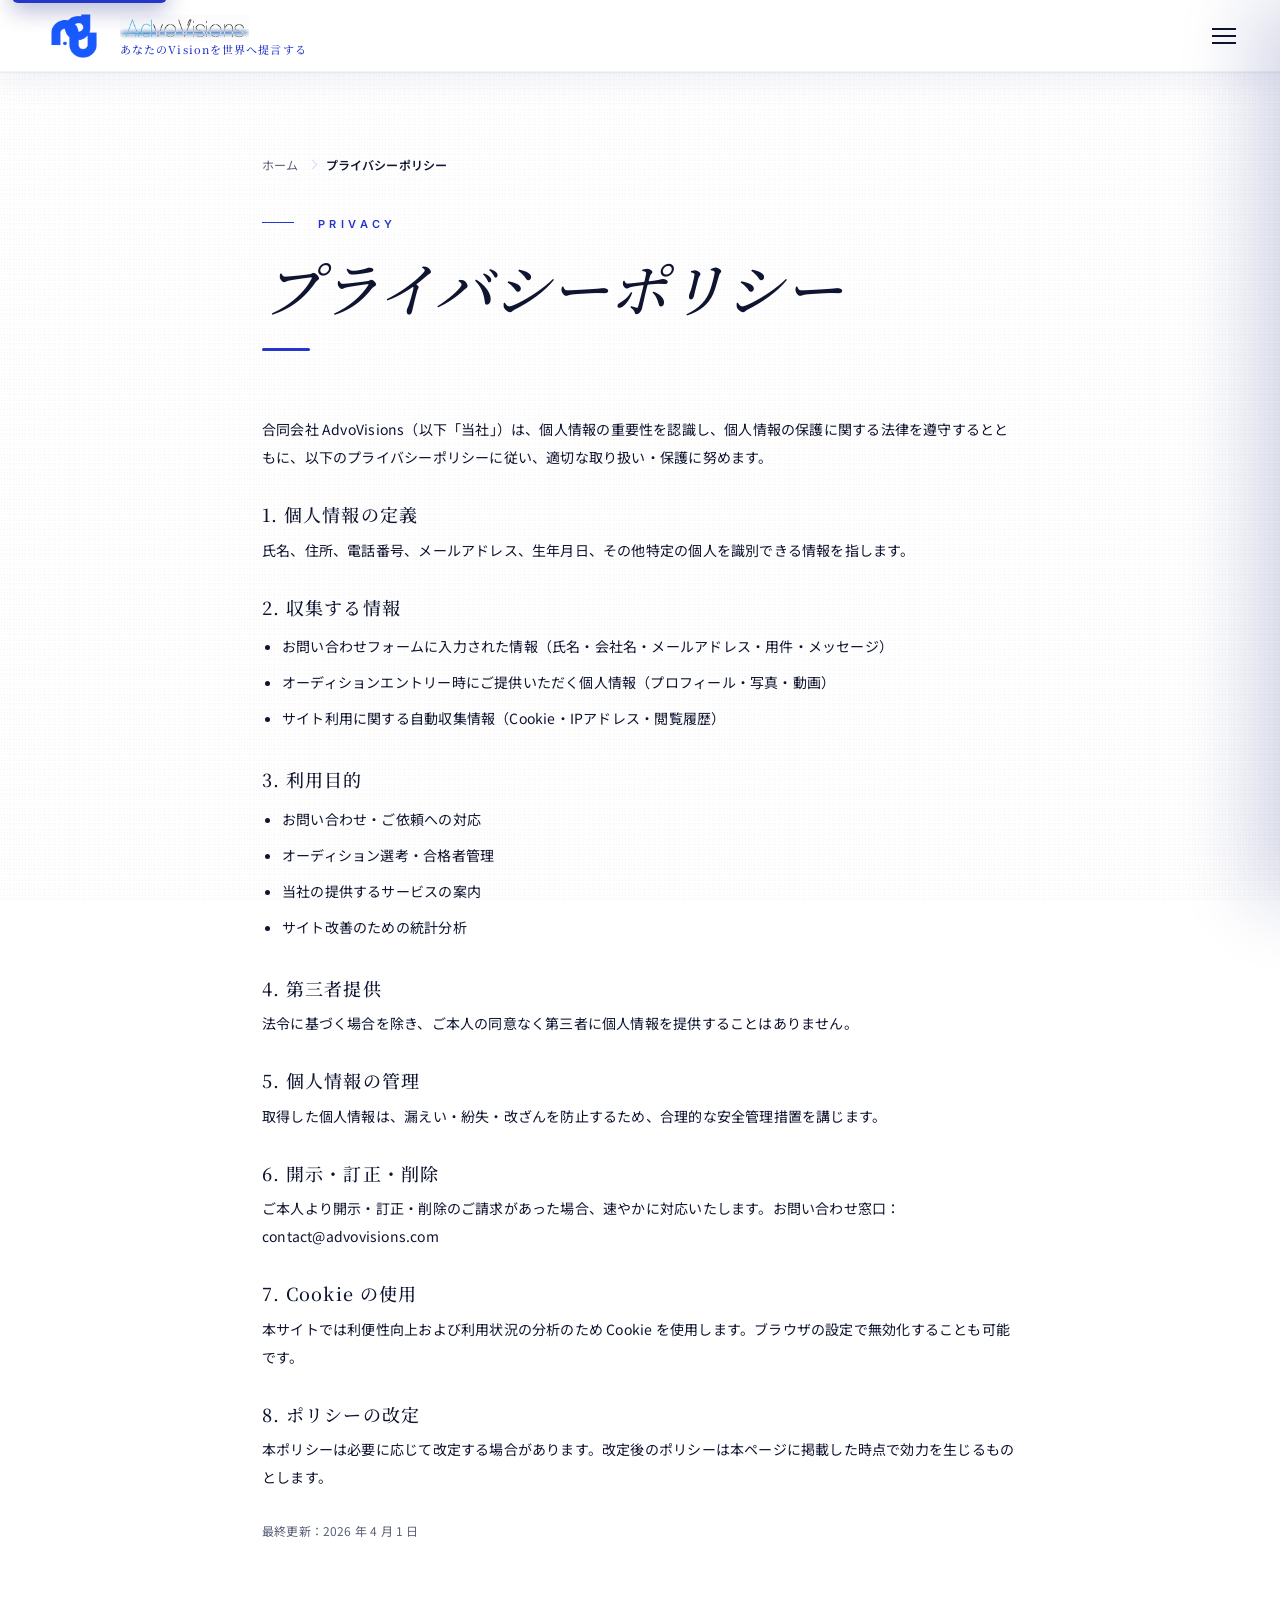
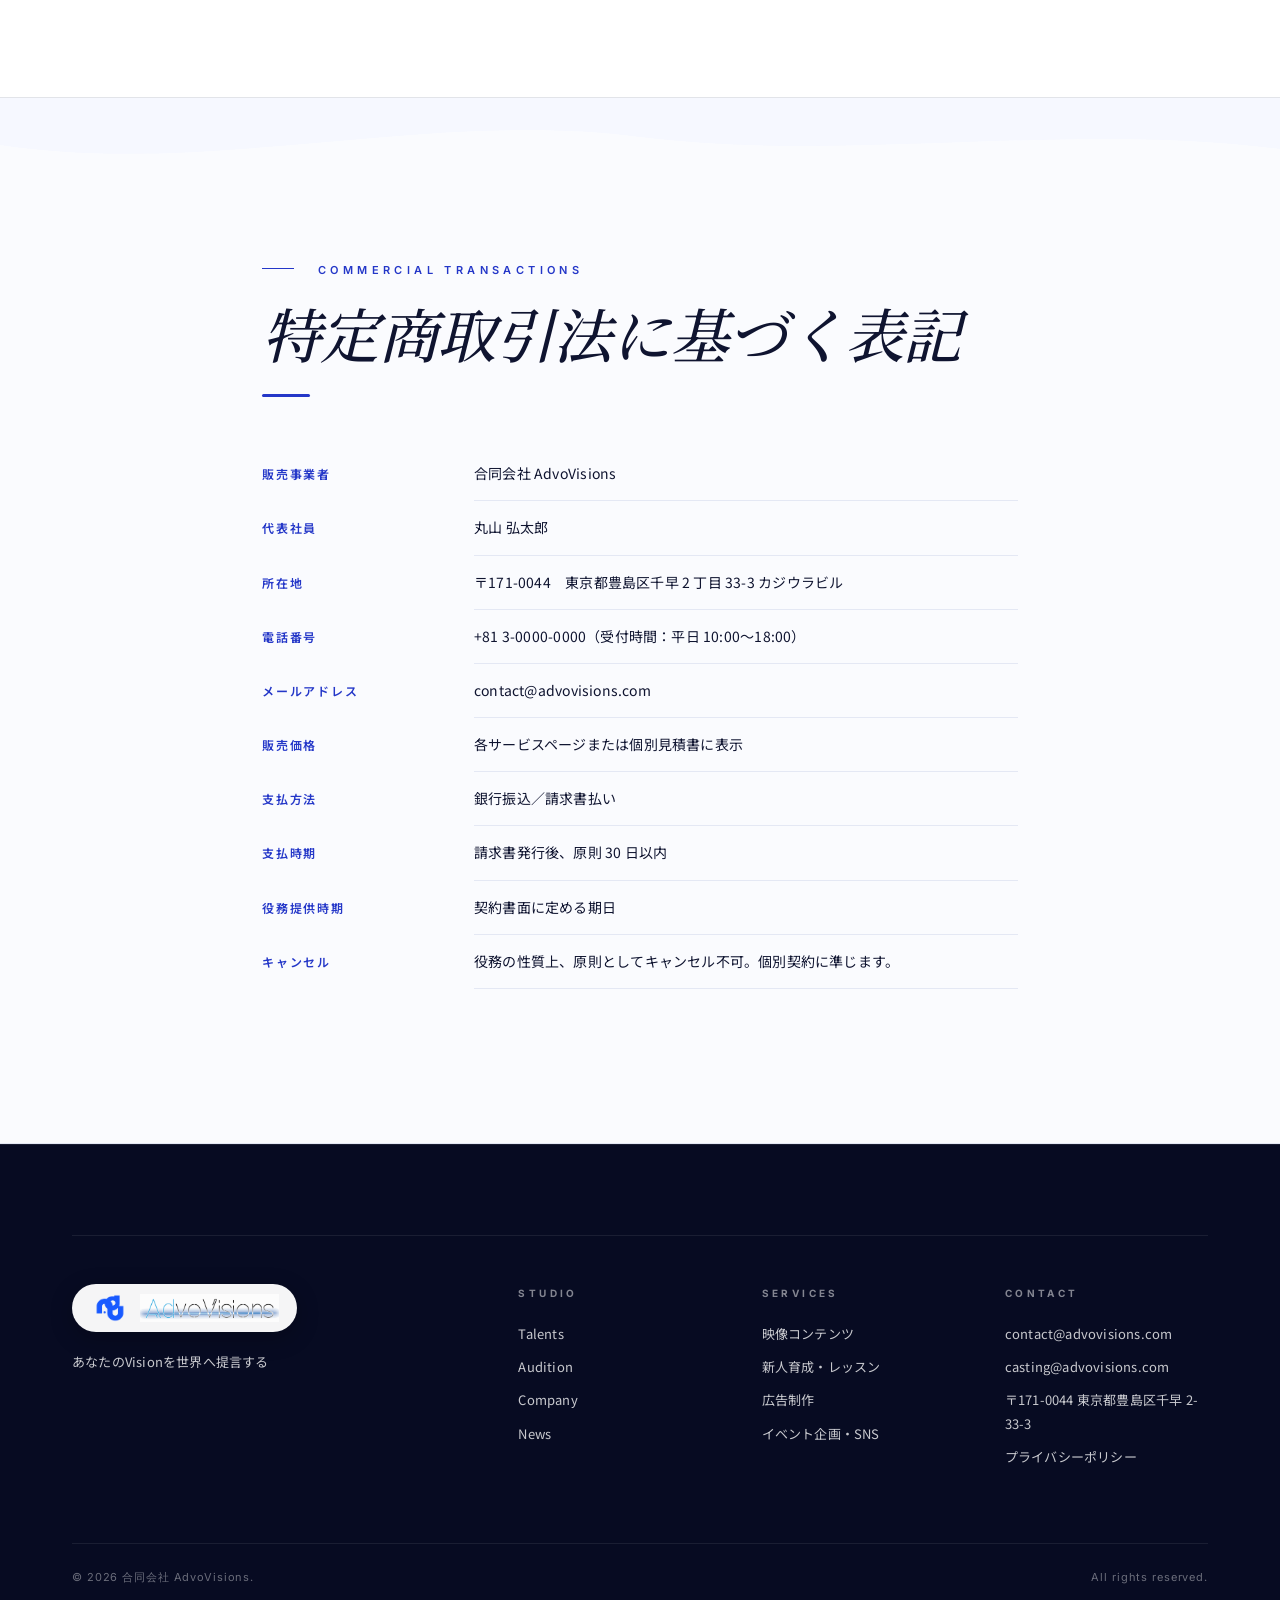
<file: privacy.html>
<!doctype html><html lang="ja"><head><meta charset="utf-8"><meta http-equiv="cache-control" content="no-cache, no-store, must-revalidate"><meta name="viewport" content="width=device-width, initial-scale=1"><title>プライバシーポリシー / 特商法 — 合同会社 AdvoVisions</title><link rel="icon" type="image/png" href="assets/img/logo-original.png?v=100"><link rel="preconnect" href="https://fonts.googleapis.com"><link rel="preconnect" href="https://fonts.gstatic.com" crossorigin><link href="https://fonts.googleapis.com/css2?family=Cormorant+Garamond:ital,wght@0,400;0,500;0,600;1,400;1,500;1,600&family=Inter:wght@300;400;500;600;700&family=Noto+Sans+JP:wght@300;400;500;600;700&family=Noto+Serif+JP:wght@400;500;600;700&display=swap" rel="stylesheet"><link rel="stylesheet" href="assets/css/style.css?v=100"><link rel="apple-touch-icon" href="assets/img/logo-original.png?v=100"><link rel="preload" as="style" href="assets/css/style.css?v=100"><link rel="canonical" href="https://shomayamamoto-ai.github.io/advovisions/privacy.html"><meta property="og:type" content="website"><meta property="og:site_name" content="合同会社 AdvoVisions"><meta property="og:locale" content="ja_JP"><meta property="og:title" content="プライバシーポリシー / 特商法 — 合同会社 AdvoVisions"><meta property="og:description" content="合同会社AdvoVisionsのプライバシーポリシーと特定商取引法に基づく表記。"><meta property="og:url" content="https://shomayamamoto-ai.github.io/advovisions/privacy.html"><meta property="og:image" content="https://shomayamamoto-ai.github.io/advovisions/assets/img/og-default.jpg?v=100"><meta property="og:image:width" content="1200"><meta property="og:image:height" content="630"><meta name="twitter:card" content="summary_large_image"><meta name="twitter:title" content="プライバシーポリシー / 特商法 — 合同会社 AdvoVisions"><meta name="twitter:description" content="合同会社AdvoVisionsのプライバシーポリシーと特定商取引法に基づく表記。"><meta name="twitter:image" content="https://shomayamamoto-ai.github.io/advovisions/assets/img/og-default.jpg?v=100"><meta name="theme-color" content="#2437c8">
<script type="application/ld+json">
  {
    "@context": "https://schema.org",
    "@type": "Organization",
    "name": "合同会社 AdvoVisions",
    "alternateName": "AdvoVisions",
    "url": "https://shomayamamoto-ai.github.io/advovisions/",
    "logo": "https://shomayamamoto-ai.github.io/advovisions/assets/img/logo-original.png",
    "description": "映像コンテンツ・新人育成・広告制作・イベント企画を軸としたタレント・アーティストマネジメント事務所。",
    "address": {
      "@type": "PostalAddress",
      "postalCode": "171-0044",
      "streetAddress": "千早2-33-3 カジウラビル",
      "addressLocality": "豊島区",
      "addressRegion": "東京都",
      "addressCountry": "JP"
    },
    "sameAs": [
      "https://instagram.com/advovisions"
    ]
  }
  </script>
<script async src="https://www.googletagmanager.com/gtag/js?id=G-XXXXXXXXXX"></script>
<script>
    window.dataLayer = window.dataLayer || [];
    function gtag(){dataLayer.push(arguments);}
    gtag('js', new Date());
    gtag('config', 'G-XXXXXXXXXX', { anonymize_ip: true });
  </script>
</head><body><div class="opener" id="opener" aria-hidden="true"><div class="o-grain" aria-hidden="true"></div><div class="o-vignette" aria-hidden="true"></div><div class="o-bar o-bar-top" aria-hidden="true"></div><div class="o-bar o-bar-bot" aria-hidden="true"></div><div class="o-scan" aria-hidden="true"></div><div class="opener-act act-1"><div class="o-stage"><div class="o-mark-row"><span class="o-mark-line left" aria-hidden="true"></span><span class="o-mark-tag" aria-hidden="true">EST. 2024</span></div><div class="o-mark-wrap"><span class="o-mark"><span class="o-mark-inner">AdvoVisions</span></span></div><div class="o-mark-sub"><span>TALENT</span><span class="o-dot" aria-hidden="true"></span><span>FILM STUDIO</span><span class="o-dot" aria-hidden="true"></span><span>TOKYO</span></div></div></div><div class="opener-act act-2"><div class="o-frame"><span class="o-corner tl" aria-hidden="true"></span><span class="o-corner tr" aria-hidden="true"></span><span class="o-corner bl" aria-hidden="true"></span><span class="o-corner br" aria-hidden="true"></span><div class="o-top"><span class="o-eyebrow">— ADVOVISIONS</span><span class="o-loc">TOKYO / TALENT × FILM</span></div><div class="o-mid"><span class="o-rule"><span class="o-rule-fill" id="o-rule"></span></span><h1 class="o-title"><span class="o-line"><span class="o-line-inner">あらゆる人々に、</span></span><span class="o-line"><em><span class="o-line-inner">表現を。</span></em></span></h1><p class="o-sub">新しい才能を生み出す。出口のあるレッスン。</p></div><div class="o-bot"><span class="o-state">NOW LOADING</span><span class="o-pct" id="o-pct">000</span></div></div></div><div class="o-shutter o-shutter-t" aria-hidden="true"></div><div class="o-shutter o-shutter-b" aria-hidden="true"></div></div><script>(function(){var o=document.getElementById("opener");if(!o)return;try{if(sessionStorage.getItem("av_opener_shown")==="1"){o.style.display="none";return;}sessionStorage.setItem("av_opener_shown","1");}catch(e){}var pct=document.getElementById("o-pct"),rf=document.getElementById("o-rule");setTimeout(function(){o.classList.add("a2")},1500);setTimeout(function(){var t0=performance.now(),dur=1800;function tick(now){var t=Math.min(1,(now-t0)/dur),e=t<.5?2*t*t:1-Math.pow(-2*t+2,2)/2,n=Math.floor(e*100);if(pct)pct.textContent=("00"+n).slice(-3);if(rf)rf.style.setProperty("transform","scaleX("+(e)+")","important");if(t<1)requestAnimationFrame(tick);else setTimeout(close,600);}requestAnimationFrame(tick);},2000);function close(){o.classList.add("done");setTimeout(function(){o.style.display="none";},1100);}o.addEventListener("click",close);})();</script><a href="#main-content" class="skip-link">Skip to content</a>

<div class="scroll-progress" aria-hidden="true"></div><header class="site-header"><a href="index.html" class="logo"><span class="logo-wrap logo-wrap-header"><img class="logo-icon" src="assets/img/logo-original.png?v=100" alt=""><span class="logo-text-col"><img class="logo-text" src="assets/img/logo.png?v=100" alt="AdvoVisions"><span class="logo-tagline" aria-hidden="true">あなたのVisionを世界へ提言する</span></span></span></a><nav class="nav" aria-label="Primary"><ul><li><a href="index.html">Home</a></li><li><a href="services.html">Services</a></li><li><a href="members.html">Talents</a></li><li><a href="match.html" data-nav="match">Matching</a></li><li><a href="news.html">News</a></li><li><a href="about.html">Company</a></li></ul></nav><button class="nav-toggle" aria-label="Menu"><span></span><span></span><span></span></button></header><section id="main-content" class="block" style="padding-top: 160px;"><div class="container" style="max-width: 820px;"><nav class="breadcrumb" aria-label="パンくずリスト"><ol class="breadcrumb-list" itemscope itemtype="https://schema.org/BreadcrumbList"><li class="breadcrumb-item" itemprop="itemListElement" itemscope itemtype="https://schema.org/ListItem"><a itemprop="item" href="index.html"><span itemprop="name">ホーム</span></a><meta itemprop="position" content="1"></li><li class="breadcrumb-item" aria-current="page" itemprop="itemListElement" itemscope itemtype="https://schema.org/ListItem"><span itemprop="name">プライバシーポリシー</span><meta itemprop="position" content="2"></li></ol></nav><div class="block-head reveal left" style="text-align:left;"><div class="eyebrow">PRIVACY</div><h1 class="block-title">プライバシーポリシー</h1></div><div class="legal-body reveal"><p>合同会社 AdvoVisions（以下「当社」）は、個人情報の重要性を認識し、個人情報の保護に関する法律を遵守するとともに、以下のプライバシーポリシーに従い、適切な取り扱い・保護に努めます。</p><h3>1. 個人情報の定義</h3><p>氏名、住所、電話番号、メールアドレス、生年月日、その他特定の個人を識別できる情報を指します。</p><h3>2. 収集する情報</h3><ul><li>お問い合わせフォームに入力された情報（氏名・会社名・メールアドレス・用件・メッセージ）</li><li>オーディションエントリー時にご提供いただく個人情報（プロフィール・写真・動画）</li><li>サイト利用に関する自動収集情報（Cookie・IPアドレス・閲覧履歴）</li></ul><h3>3. 利用目的</h3><ul><li>お問い合わせ・ご依頼への対応</li><li>オーディション選考・合格者管理</li><li>当社の提供するサービスの案内</li><li>サイト改善のための統計分析</li></ul><h3>4. 第三者提供</h3><p>法令に基づく場合を除き、ご本人の同意なく第三者に個人情報を提供することはありません。</p><h3>5. 個人情報の管理</h3><p>取得した個人情報は、漏えい・紛失・改ざんを防止するため、合理的な安全管理措置を講じます。</p><h3>6. 開示・訂正・削除</h3><p>ご本人より開示・訂正・削除のご請求があった場合、速やかに対応いたします。お問い合わせ窓口：contact@advovisions.com</p><h3>7. Cookie の使用</h3><p>本サイトでは利便性向上および利用状況の分析のため Cookie を使用します。ブラウザの設定で無効化することも可能です。</p><h3>8. ポリシーの改定</h3><p>本ポリシーは必要に応じて改定する場合があります。改定後のポリシーは本ページに掲載した時点で効力を生じるものとします。</p><p style="margin-top:28px; font-size:12px; color:var(--ink-dim);">最終更新：2026 年 4 月 1 日</p></div></div></section><section class="block alt"><div class="container" style="max-width: 820px;"><div class="block-head reveal left" style="text-align:left;"><div class="eyebrow">COMMERCIAL TRANSACTIONS</div><h2 class="block-title">特定商取引法に基づく表記</h2></div><div class="legal-body reveal"><dl class="company-info"><dt>販売事業者</dt><dd>合同会社 AdvoVisions</dd><dt>代表社員</dt><dd>丸山 弘太郎</dd><dt>所在地</dt><dd>〒171-0044　東京都豊島区千早 2 丁目 33-3 カジウラビル</dd><dt>電話番号</dt><dd>+81 3-0000-0000（受付時間：平日 10:00〜18:00）</dd><dt>メールアドレス</dt><dd>contact@advovisions.com</dd><dt>販売価格</dt><dd>各サービスページまたは個別見積書に表示</dd><dt>支払方法</dt><dd>銀行振込／請求書払い</dd><dt>支払時期</dt><dd>請求書発行後、原則 30 日以内</dd><dt>役務提供時期</dt><dd>契約書面に定める期日</dd><dt>キャンセル</dt><dd>役務の性質上、原則としてキャンセル不可。個別契約に準じます。</dd></dl></div></div></section><footer class="site-footer"><div class="container"><div class="footer-grid"><div class="footer-col"><div class="logo"><span class="logo-wrap logo-wrap-footer"><img class="logo-icon" src="assets/img/logo-original.png?v=100" alt=""><img class="logo-text" src="assets/img/logo.png?v=100" alt="AdvoVisions" style="height:100%;width:auto;display:block;"></span></div><p style="margin-top:14px;">あなたのVisionを世界へ提言する</p></div><div class="footer-col"><h4>Studio</h4><ul><li><a href="members.html">Talents</a></li><li><a href="audition.html">Audition</a></li><li><a href="about.html">Company</a></li><li><a href="news.html">News</a></li></ul></div><div class="footer-col"><h4>Services</h4><ul><li><a href="index.html#services">映像コンテンツ</a></li><li><a href="index.html#services">新人育成・レッスン</a></li><li><a href="index.html#services">広告制作</a></li><li><a href="index.html#services">イベント企画・SNS</a></li></ul></div><div class="footer-col"><h4>Contact</h4><ul><li>contact@advovisions.com</li><li>casting@advovisions.com</li><li>〒171-0044 東京都豊島区千早 2-33-3</li><li><a href="privacy.html">プライバシーポリシー</a></li></ul></div></div><div class="footer-bottom"><div>© 2026 合同会社 AdvoVisions.</div><div>All rights reserved.</div></div></div></footer>
<script src="assets/js/main.js?v=100"></script>
<button class="to-top" aria-label="Back to top" title="Back to top"><svg viewBox="0 0 24 24" fill="none" stroke="currentColor" stroke-width="2" stroke-linecap="round" stroke-linejoin="round"><path d="M12 19V5M5 12l7-7 7 7"/></svg></button>

</body></html>
</file>
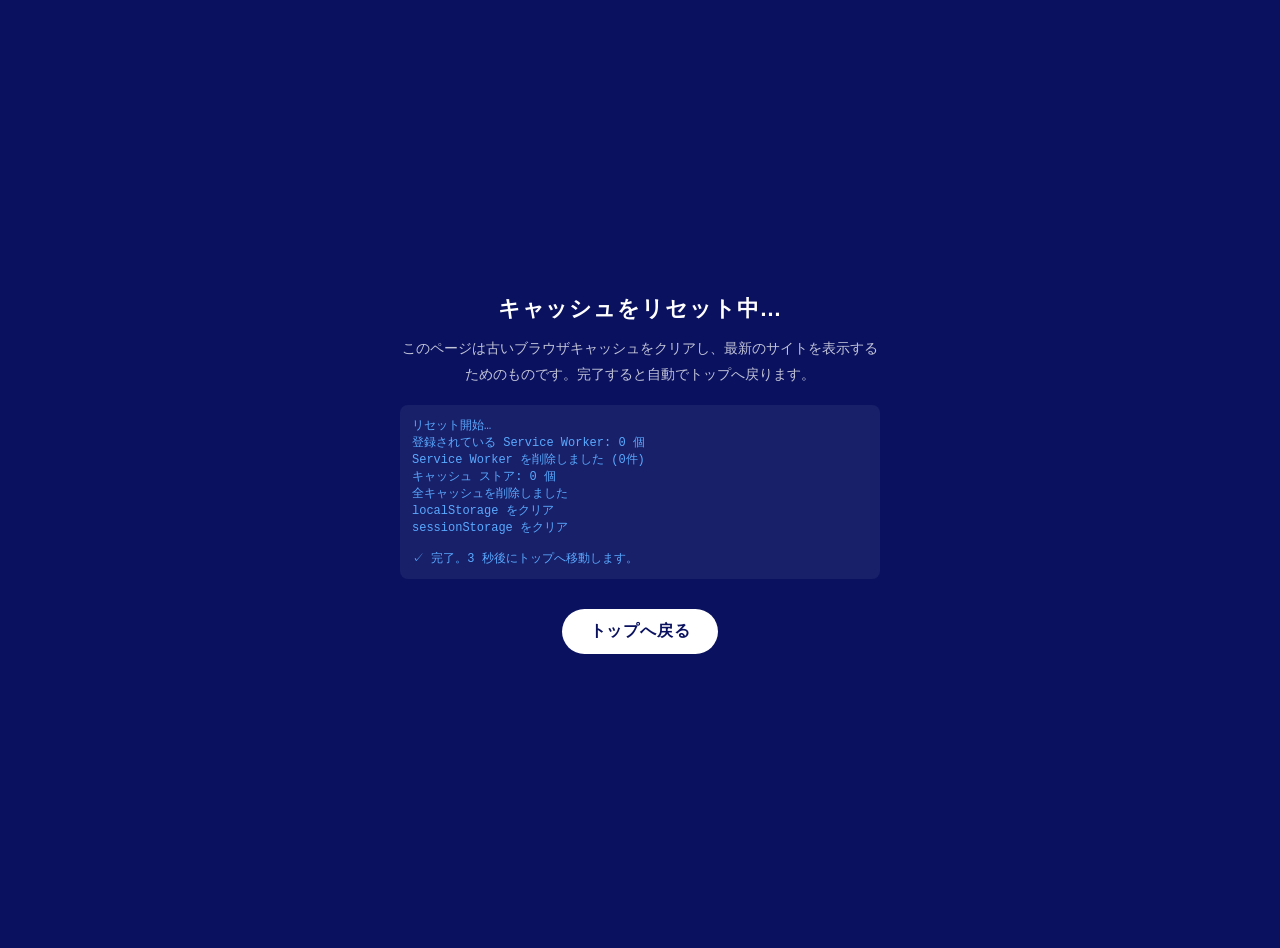
<file: reset.html>
<!doctype html>
<html lang="ja">
<head>
<meta charset="utf-8">
<meta name="viewport" content="width=device-width, initial-scale=1">
<meta http-equiv="cache-control" content="no-cache, no-store, must-revalidate">
<meta http-equiv="pragma" content="no-cache">
<meta http-equiv="expires" content="0">
<meta name="robots" content="noindex">
<title>キャッシュをリセット — AdvoVisions</title>
<style>
  body{margin:0;font-family:-apple-system,BlinkMacSystemFont,"Segoe UI",sans-serif;background:#0a1260;color:#fff;display:flex;align-items:center;justify-content:center;min-height:100vh;padding:24px;text-align:center}
  .box{max-width:480px}
  h1{font-size:22px;margin:0 0 12px;font-weight:600;letter-spacing:.04em}
  p{font-size:14px;line-height:1.8;color:rgba(255,255,255,.75);margin:0 0 18px}
  #status{font-family:"SF Mono",Menlo,monospace;font-size:12px;color:#5aa9ff;margin:18px 0;padding:12px;background:rgba(255,255,255,.06);border-radius:8px;text-align:left;white-space:pre-line;min-height:80px}
  a.btn{display:inline-block;padding:12px 28px;background:#fff;color:#0a1260;text-decoration:none;border-radius:100px;font-weight:600;letter-spacing:.05em;margin-top:12px}
</style>
</head>
<body>
  <div class="box">
    <h1>キャッシュをリセット中…</h1>
    <p>このページは古いブラウザキャッシュをクリアし、最新のサイトを表示するためのものです。完了すると自動でトップへ戻ります。</p>
    <div id="status">準備中…</div>
    <a class="btn" href="index.html?nocache=1" id="goto">トップへ戻る</a>
  </div>
  <script>
    var log = function(msg){
      var el = document.getElementById("status");
      el.textContent += "\n" + msg;
    };
    document.getElementById("status").textContent = "リセット開始…";

    (async function(){
      var done = 0;
      try {
        if ("serviceWorker" in navigator) {
          var regs = await navigator.serviceWorker.getRegistrations();
          log("登録されている Service Worker: " + regs.length + " 個");
          for (var r of regs) {
            try { await r.unregister(); done++; } catch(e){}
          }
          log("Service Worker を削除しました (" + done + "件)");
        } else {
          log("Service Worker サポートなし — スキップ");
        }
      } catch(e) { log("SW 削除エラー: " + e.message); }

      try {
        if ("caches" in window) {
          var keys = await caches.keys();
          log("キャッシュ ストア: " + keys.length + " 個");
          for (var k of keys) {
            try { await caches.delete(k); } catch(e){}
          }
          log("全キャッシュを削除しました");
        }
      } catch(e) { log("キャッシュ削除エラー: " + e.message); }

      try { localStorage.clear(); log("localStorage をクリア"); } catch(e){}
      try { sessionStorage.clear(); log("sessionStorage をクリア"); } catch(e){}

      log("\n✓ 完了。3 秒後にトップへ移動します。");

      setTimeout(function(){
        location.replace("index.html?fresh=" + Date.now());
      }, 3000);
    })();
  </script>
</body>
</html>
</file>
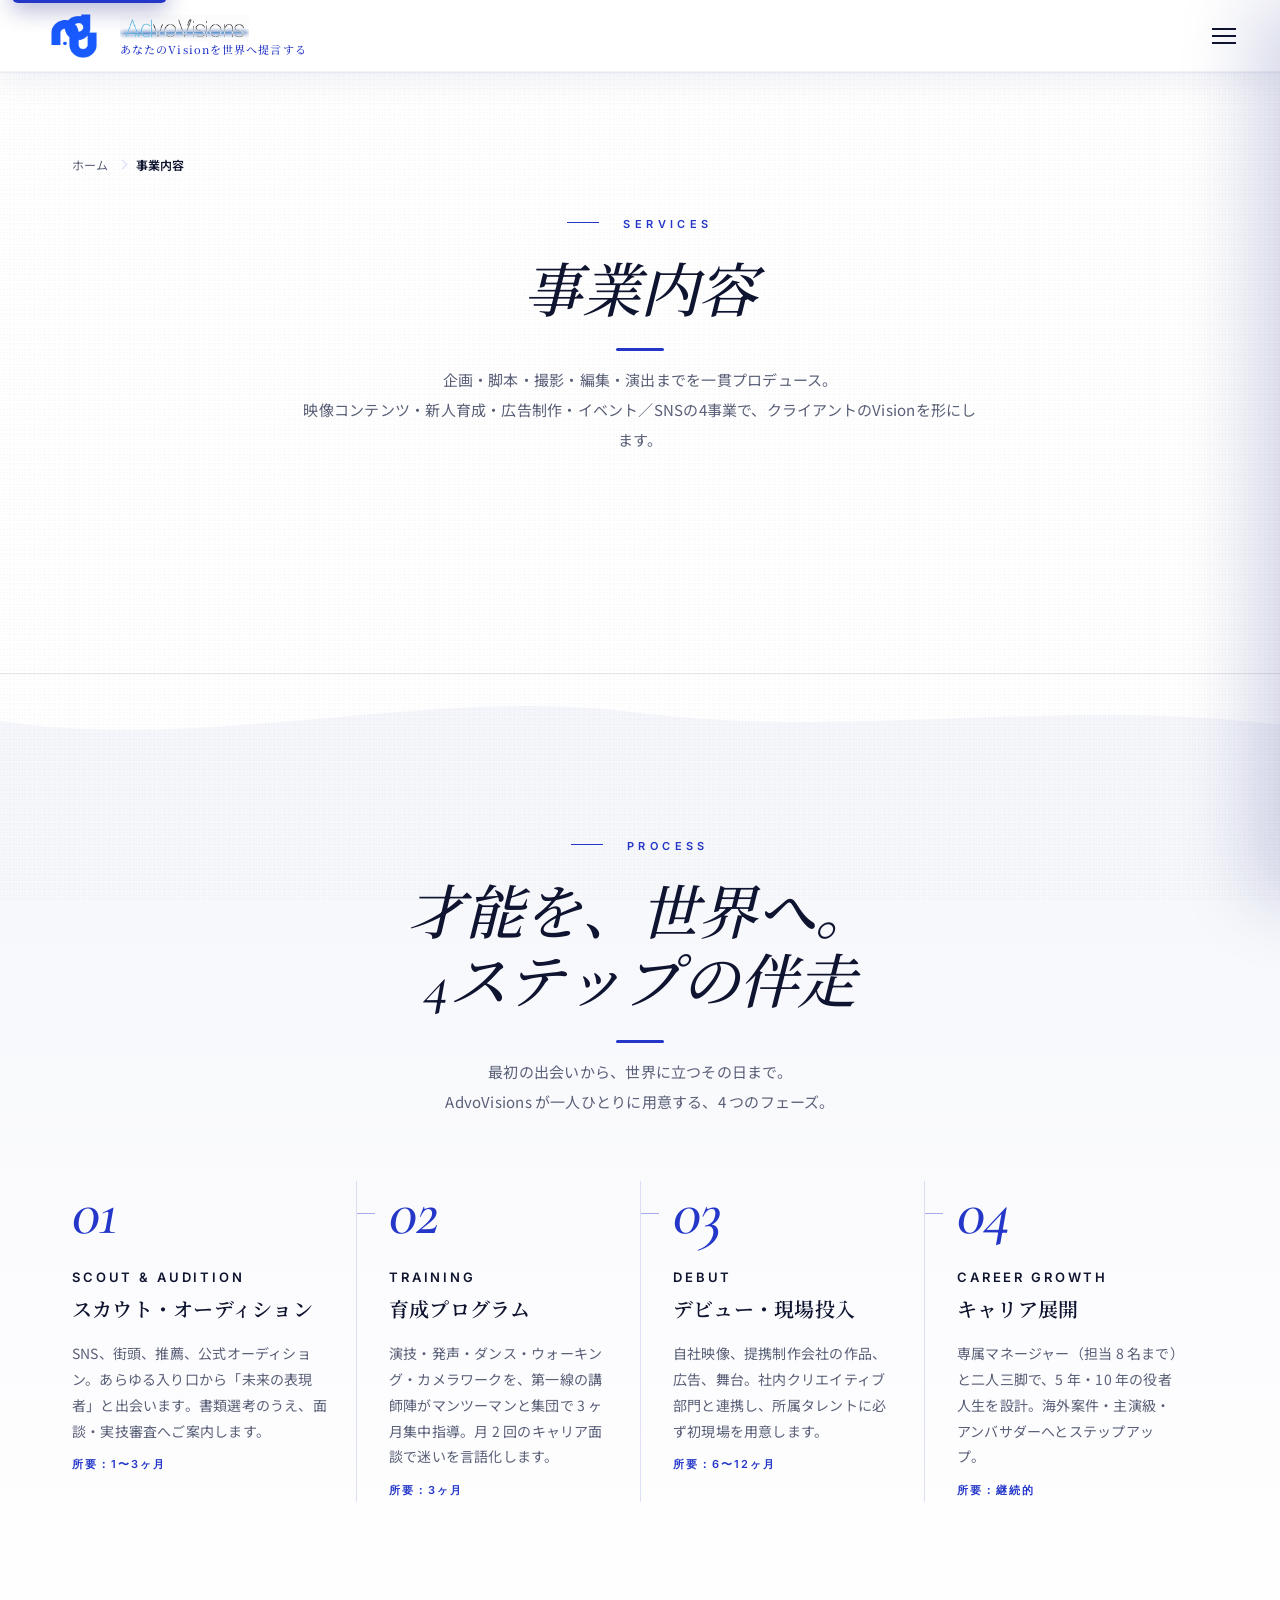
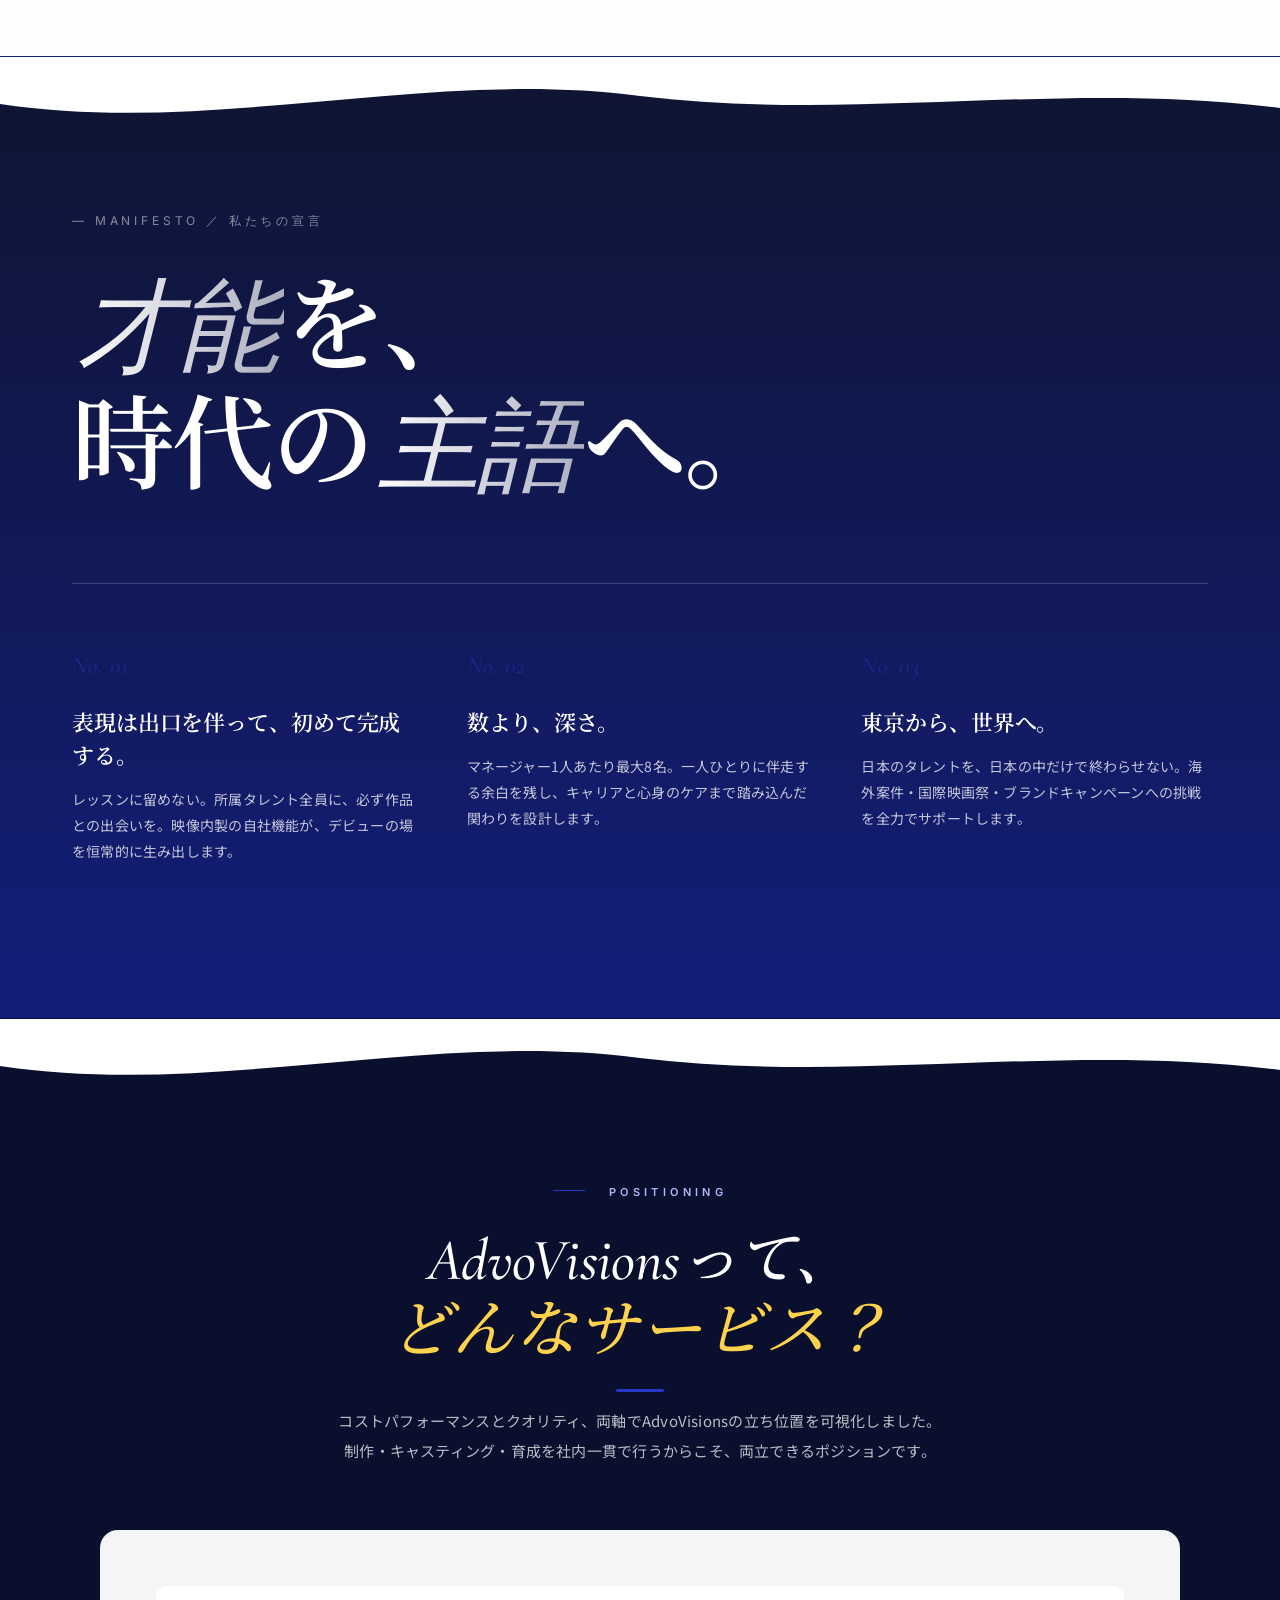
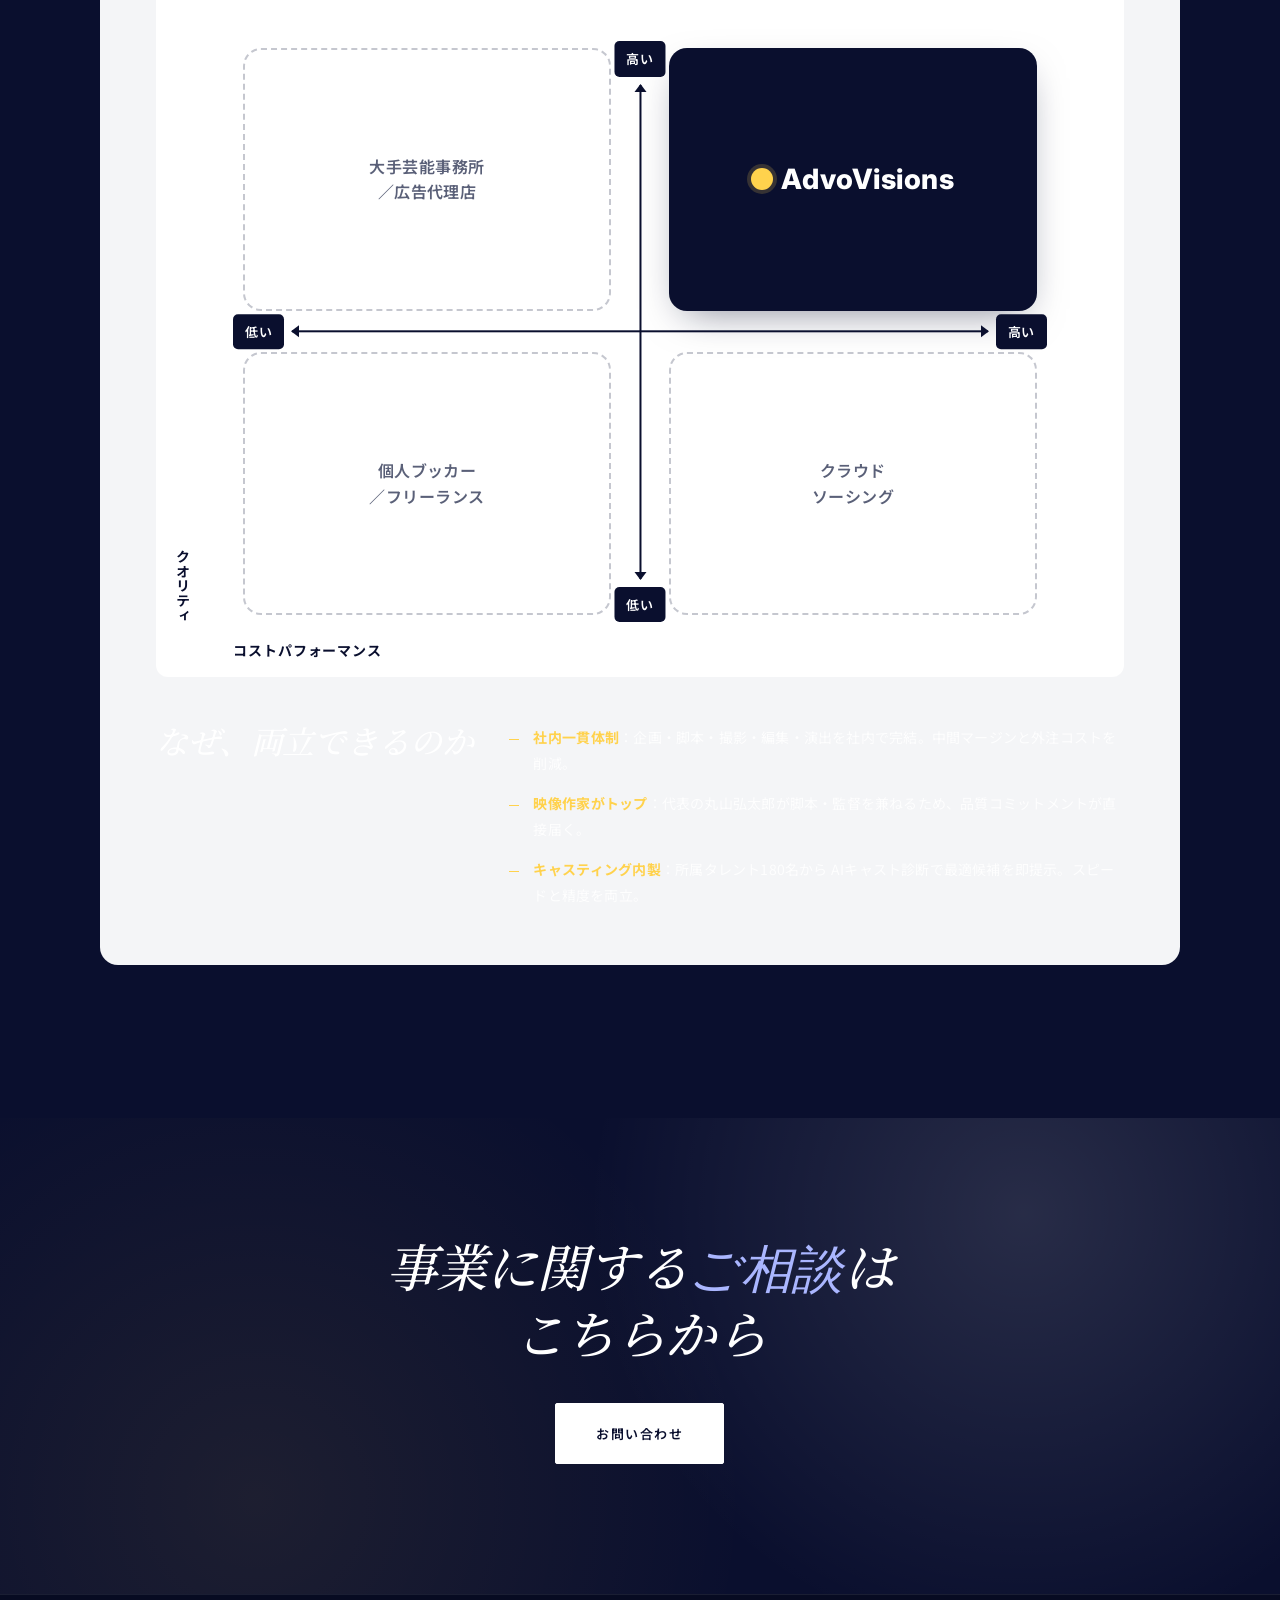
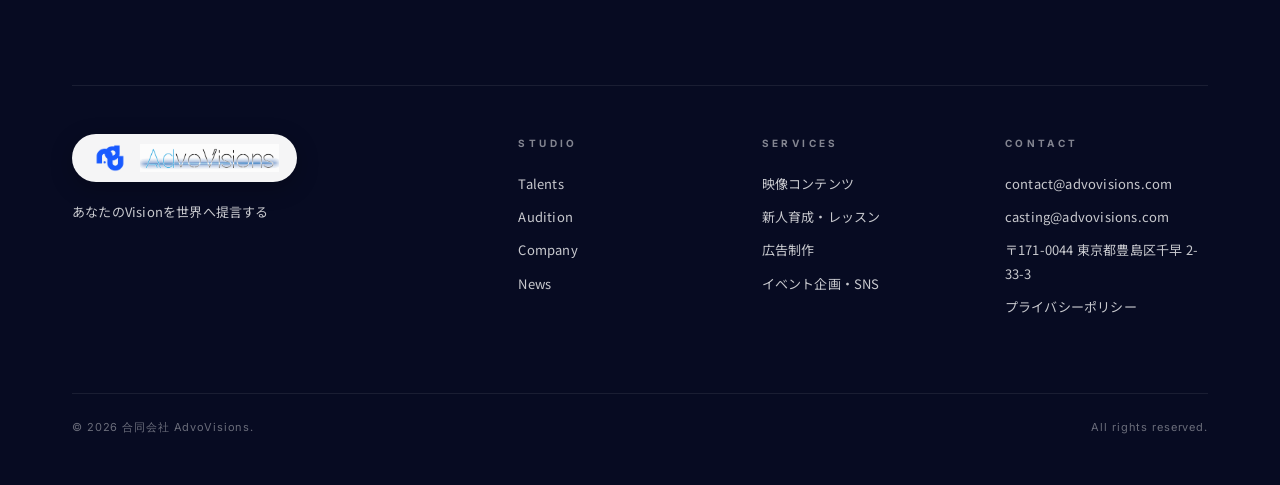
<file: services.html>
<!doctype html><html lang="ja"><head><meta charset="utf-8"><meta http-equiv="cache-control" content="no-cache, no-store, must-revalidate"><meta http-equiv="pragma" content="no-cache"><meta http-equiv="expires" content="0"><meta name="viewport" content="width=device-width, initial-scale=1"><title>事業内容・サービス — 合同会社 AdvoVisions</title><meta name="description" content="合同会社AdvoVisionsの事業内容。映像コンテンツ／新人育成／広告制作／イベント・SNSの4事業と、SCOUT→TRAINING→DEBUT→CAREERのPROCESS、私たちのMANIFESTO。"><link rel="icon" type="image/png" href="assets/img/logo-original.png?v=100"><link rel="preconnect" href="https://fonts.googleapis.com"><link rel="preconnect" href="https://fonts.gstatic.com" crossorigin><link href="https://fonts.googleapis.com/css2?family=Cormorant+Garamond:ital,wght@0,400;0,500;0,600;1,400;1,500;1,600&family=Inter:wght@300;400;500;600;700&family=Noto+Sans+JP:wght@300;400;500;600;700&family=Noto+Serif+JP:wght@400;500;600;700&display=swap" rel="stylesheet"><link rel="stylesheet" href="assets/css/style.css?v=100"><link rel="apple-touch-icon" href="assets/img/logo-original.png?v=100"><link rel="preload" as="style" href="assets/css/style.css?v=100"><link rel="canonical" href="https://shomayamamoto-ai.github.io/advovisions/services.html"><meta property="og:type" content="website"><meta property="og:site_name" content="合同会社 AdvoVisions"><meta property="og:locale" content="ja_JP"><meta property="og:title" content="事業内容・サービス — 合同会社 AdvoVisions"><meta property="og:description" content="合同会社AdvoVisionsの事業内容。映像コンテンツ／新人育成／広告制作／イベント・SNSの4事業と、SCOUT→TRAINING→DEBUT→CAREERのPROCESS、私たちのMANIFESTO。"><meta property="og:url" content="https://shomayamamoto-ai.github.io/advovisions/services.html"><meta property="og:image" content="https://shomayamamoto-ai.github.io/advovisions/assets/img/og-default.jpg?v=100"><meta property="og:image:width" content="1200"><meta property="og:image:height" content="630"><meta name="twitter:card" content="summary_large_image"><meta name="twitter:title" content="事業内容・サービス — 合同会社 AdvoVisions"><meta name="twitter:description" content="合同会社AdvoVisionsの事業内容。映像コンテンツ／新人育成／広告制作／イベント・SNSの4事業と、SCOUT→TRAINING→DEBUT→CAREERのPROCESS、私たちのMANIFESTO。"><meta name="twitter:image" content="https://shomayamamoto-ai.github.io/advovisions/assets/img/og-default.jpg?v=100"><meta name="theme-color" content="#2437c8">
<script type="application/ld+json">
  {
    "@context": "https://schema.org",
    "@type": "Organization",
    "name": "合同会社 AdvoVisions",
    "alternateName": "AdvoVisions",
    "url": "https://shomayamamoto-ai.github.io/advovisions/",
    "logo": "https://shomayamamoto-ai.github.io/advovisions/assets/img/logo-original.png",
    "description": "映像コンテンツ・新人育成・広告制作・イベント企画を軸としたタレント・アーティストマネジメント事務所。",
    "address": {
      "@type": "PostalAddress",
      "postalCode": "171-0044",
      "streetAddress": "千早2-33-3 カジウラビル",
      "addressLocality": "豊島区",
      "addressRegion": "東京都",
      "addressCountry": "JP"
    },
    "foundingDate": "2024-01",
    "founder": {
      "@type": "Person",
      "name": "丸山 弘太郎",
      "jobTitle": "代表 / 脚本家・映像作家・プロデューサー",
      "birthDate": "1981-04-15",
      "birthPlace": "東京"
    },
    "sameAs": [ "https://instagram.com/advovisions" ]
  }
  </script>
<script async src="https://www.googletagmanager.com/gtag/js?id=G-XXXXXXXXXX"></script>
<script>
    window.dataLayer = window.dataLayer || [];
    function gtag(){dataLayer.push(arguments);}
    gtag('js', new Date());
    gtag('config', 'G-XXXXXXXXXX', { anonymize_ip: true });
  </script>
</head><body><div class="opener" id="opener" aria-hidden="true"><div class="o-grain" aria-hidden="true"></div><div class="o-vignette" aria-hidden="true"></div><div class="o-bar o-bar-top" aria-hidden="true"></div><div class="o-bar o-bar-bot" aria-hidden="true"></div><div class="o-scan" aria-hidden="true"></div><div class="opener-act act-1"><div class="o-stage"><div class="o-mark-row"><span class="o-mark-line left" aria-hidden="true"></span><span class="o-mark-tag" aria-hidden="true">EST. 2024</span></div><div class="o-mark-wrap"><span class="o-mark"><span class="o-mark-inner">AdvoVisions</span></span></div><div class="o-mark-sub"><span>TALENT</span><span class="o-dot" aria-hidden="true"></span><span>FILM STUDIO</span><span class="o-dot" aria-hidden="true"></span><span>TOKYO</span></div></div></div><div class="opener-act act-2"><div class="o-frame"><span class="o-corner tl" aria-hidden="true"></span><span class="o-corner tr" aria-hidden="true"></span><span class="o-corner bl" aria-hidden="true"></span><span class="o-corner br" aria-hidden="true"></span><div class="o-top"><span class="o-eyebrow">— ADVOVISIONS</span><span class="o-loc">TOKYO / TALENT × FILM</span></div><div class="o-mid"><span class="o-rule"><span class="o-rule-fill" id="o-rule"></span></span><h1 class="o-title"><span class="o-line"><span class="o-line-inner">あらゆる人々に、</span></span><span class="o-line"><em><span class="o-line-inner">表現を。</span></em></span></h1><p class="o-sub">新しい才能を生み出す。出口のあるレッスン。</p></div><div class="o-bot"><span class="o-state">NOW LOADING</span><span class="o-pct" id="o-pct">000</span></div></div></div><div class="o-shutter o-shutter-t" aria-hidden="true"></div><div class="o-shutter o-shutter-b" aria-hidden="true"></div></div><script>(function(){var o=document.getElementById("opener");if(!o)return;try{if(sessionStorage.getItem("av_opener_shown")==="1"){o.style.display="none";return;}sessionStorage.setItem("av_opener_shown","1");}catch(e){}var pct=document.getElementById("o-pct"),rf=document.getElementById("o-rule");setTimeout(function(){o.classList.add("a2")},1500);setTimeout(function(){var t0=performance.now(),dur=1800;function tick(now){var t=Math.min(1,(now-t0)/dur),e=t<.5?2*t*t:1-Math.pow(-2*t+2,2)/2,n=Math.floor(e*100);if(pct)pct.textContent=("00"+n).slice(-3);if(rf)rf.style.setProperty("transform","scaleX("+(e)+")","important");if(t<1)requestAnimationFrame(tick);else setTimeout(close,600);}requestAnimationFrame(tick);},2000);function close(){o.classList.add("done");setTimeout(function(){o.style.display="none";},1100);}o.addEventListener("click",close);})();</script><a href="#main-content" class="skip-link">Skip to content</a>

<div class="scroll-progress" aria-hidden="true"></div><header class="site-header"><a href="index.html" class="logo"><span class="logo-wrap logo-wrap-header"><img class="logo-icon" src="assets/img/logo-original.png?v=100" alt=""><span class="logo-text-col"><img class="logo-text" src="assets/img/logo.png?v=100" alt="AdvoVisions"><span class="logo-tagline" aria-hidden="true">あなたのVisionを世界へ提言する</span></span></span></a><nav class="nav" aria-label="Primary"><ul><li><a href="index.html">Home</a></li><li><a href="services.html">Services</a></li><li><a href="members.html">Talents</a></li><li><a href="match.html" data-nav="match">Matching</a></li><li><a href="works.html">Works</a></li><li><a href="news.html">News</a></li><li><a href="about.html">Company</a></li></ul></nav><button class="nav-toggle" aria-label="Menu"><span></span><span></span><span></span></button></header><section id="main-content" class="block" style="padding-top:150px;"><div class="container"><nav class="breadcrumb" aria-label="パンくずリスト"><ol class="breadcrumb-list" itemscope itemtype="https://schema.org/BreadcrumbList"><li class="breadcrumb-item" itemprop="itemListElement" itemscope itemtype="https://schema.org/ListItem"><a itemprop="item" href="index.html"><span itemprop="name">ホーム</span></a><meta itemprop="position" content="1"></li><li class="breadcrumb-item" aria-current="page" itemprop="itemListElement" itemscope itemtype="https://schema.org/ListItem"><span itemprop="name">事業内容</span><meta itemprop="position" content="2"></li></ol></nav><div class="block-head reveal"><div class="eyebrow">SERVICES</div><h1 class="block-title">事業内容</h1><p class="block-desc">企画・脚本・撮影・編集・演出までを一貫プロデュース。<br>映像コンテンツ・新人育成・広告制作・イベント／SNSの4事業で、クライアントのVisionを形にします。</p></div></div></section><section id="process" class="block process-section"><div class="container"><div class="block-head reveal"><div class="eyebrow">PROCESS</div><h2 class="block-title">才能を、世界へ。<br>4ステップの伴走</h2><p class="block-desc">最初の出会いから、世界に立つその日まで。<br>AdvoVisions が一人ひとりに用意する、4 つのフェーズ。</p></div><ol class="process-timeline stagger"><li class="process-step reveal"><div class="process-num">01</div><div class="process-line" aria-hidden="true"></div><h3 class="process-title">SCOUT &amp; AUDITION</h3><div class="process-jp">スカウト・オーディション</div><p>SNS、街頭、推薦、公式オーディション。あらゆる入り口から「未来の表現者」と出会います。書類選考のうえ、面談・実技審査へご案内します。<br><strong>所要：1〜3ヶ月</strong></p></li><li class="process-step reveal"><div class="process-num">02</div><div class="process-line" aria-hidden="true"></div><h3 class="process-title">TRAINING</h3><div class="process-jp">育成プログラム</div><p>演技・発声・ダンス・ウォーキング・カメラワークを、第一線の講師陣がマンツーマンと集団で 3 ヶ月集中指導。月 2 回のキャリア面談で迷いを言語化します。<br><strong>所要：3ヶ月</strong></p></li><li class="process-step reveal"><div class="process-num">03</div><div class="process-line" aria-hidden="true"></div><h3 class="process-title">DEBUT</h3><div class="process-jp">デビュー・現場投入</div><p>自社映像、提携制作会社の作品、広告、舞台。社内クリエイティブ部門と連携し、所属タレントに必ず初現場を用意します。<br><strong>所要：6〜12ヶ月</strong></p></li><li class="process-step reveal"><div class="process-num">04</div><h3 class="process-title">CAREER GROWTH</h3><div class="process-jp">キャリア展開</div><p>専属マネージャー（担当 8 名まで）と二人三脚で、5 年・10 年の役者人生を設計。海外案件・主演級・アンバサダーへとステップアップ。<br><strong>所要：継続的</strong></p></li></ol></div></section><section id="manifesto" class="block manifesto-section" aria-label="Manifesto"><div class="container"><div class="manifesto-eyebrow">— MANIFESTO ／ 私たちの宣言</div><h2 class="manifesto-headline reveal"><span class="m-line"><em>才能</em>を、</span><span class="m-line">時代の<em>主語</em>へ。</span></h2><div class="manifesto-grid reveal"><div class="manifesto-col"><div class="manifesto-num">No. 01</div><h3>表現は出口を伴って、初めて完成する。</h3><p>レッスンに留めない。所属タレント全員に、必ず作品との出会いを。映像内製の自社機能が、デビューの場を恒常的に生み出します。</p></div><div class="manifesto-col"><div class="manifesto-num">No. 02</div><h3>数より、深さ。</h3><p>マネージャー1人あたり最大8名。一人ひとりに伴走する余白を残し、キャリアと心身のケアまで踏み込んだ関わりを設計します。</p></div><div class="manifesto-col"><div class="manifesto-num">No. 03</div><h3>東京から、世界へ。</h3><p>日本のタレントを、日本の中だけで終わらせない。海外案件・国際映画祭・ブランドキャンペーンへの挑戦を全力でサポートします。</p></div></div></div></section><section id="positioning" class="block positioning-section">
<div class="container">
<div class="block-head reveal">
<div class="eyebrow">POSITIONING</div>
<h2 class="block-title">AdvoVisionsって、<br><em class="serif-italic">どんなサービス？</em></h2>
<p class="block-desc">コストパフォーマンスとクオリティ、両軸でAdvoVisionsの立ち位置を可視化しました。<br>制作・キャスティング・育成を社内一貫で行うからこそ、両立できるポジションです。</p>
</div>
<div class="position-map reveal" aria-label="ポジショニングマップ">
<div class="pm-stage">
<!-- Axes -->
<div class="pm-axis pm-axis-y" aria-hidden="true">
<span class="pm-tag pm-tag-top">高い</span>
<span class="pm-arrow-line"></span>
<span class="pm-tag pm-tag-bottom">低い</span>
</div>
<div class="pm-axis pm-axis-x" aria-hidden="true">
<span class="pm-tag pm-tag-left">低い</span>
<span class="pm-arrow-line"></span>
<span class="pm-tag pm-tag-right">高い</span>
</div>
<!-- Quadrants -->
<div class="pm-quad pm-q-tl"><span class="pm-quad-label">大手芸能事務所<br>／広告代理店</span></div>
<div class="pm-quad pm-q-tr pm-us"><span class="pm-us-mark">AdvoVisions</span></div>
<div class="pm-quad pm-q-bl"><span class="pm-quad-label">個人ブッカー<br>／フリーランス</span></div>
<div class="pm-quad pm-q-br"><span class="pm-quad-label">クラウド<br>ソーシング</span></div>
<!-- Axis titles -->
<div class="pm-axis-title pm-axis-title-x">コストパフォーマンス</div>
<div class="pm-axis-title pm-axis-title-y">クオリティ</div>
</div>
<div class="pm-legend reveal">
<h3>なぜ、両立できるのか</h3>
<ul>
<li><strong>社内一貫体制</strong>：企画・脚本・撮影・編集・演出を社内で完結。中間マージンと外注コストを削減。</li>
<li><strong>映像作家がトップ</strong>：代表の丸山弘太郎が脚本・監督を兼ねるため、品質コミットメントが直接届く。</li>
<li><strong>キャスティング内製</strong>：所属タレント180名から AIキャスト診断で最適候補を即提示。スピードと精度を両立。</li>
</ul>
</div>
</div>
</div>
</section><section class="cta reveal" id="contact-mini"><h2>事業に関する<em class="serif-italic">ご相談</em>は<br>こちらから</h2><a href="index.html#contact" class="btn-primary">お問い合わせ</a></section><footer class="site-footer"><div class="container"><div class="footer-grid"><div class="footer-col"><div class="logo"><span class="logo-wrap logo-wrap-footer"><img class="logo-icon" src="assets/img/logo-original.png?v=100" alt=""><img class="logo-text" src="assets/img/logo.png?v=100" alt="AdvoVisions" style="height:100%;width:auto;display:block;"></span></div><p style="margin-top:14px;">あなたのVisionを世界へ提言する</p></div><div class="footer-col"><h4>Studio</h4><ul><li><a href="members.html">Talents</a></li><li><a href="audition.html">Audition</a></li><li><a href="about.html">Company</a></li><li><a href="news.html">News</a></li></ul></div><div class="footer-col"><h4>Services</h4><ul><li><a href="index.html#services">映像コンテンツ</a></li><li><a href="index.html#services">新人育成・レッスン</a></li><li><a href="index.html#services">広告制作</a></li><li><a href="index.html#services">イベント企画・SNS</a></li></ul></div><div class="footer-col"><h4>Contact</h4><ul><li>contact@advovisions.com</li><li>casting@advovisions.com</li><li>〒171-0044 東京都豊島区千早 2-33-3</li><li><a href="privacy.html">プライバシーポリシー</a></li></ul></div></div><div class="footer-bottom"><div>© 2026 合同会社 AdvoVisions.</div><div>All rights reserved.</div></div></div></footer>
<script src="assets/js/main.js?v=100"></script>
<button class="to-top" aria-label="Back to top" title="Back to top"><svg viewBox="0 0 24 24" fill="none" stroke="currentColor" stroke-width="2" stroke-linecap="round" stroke-linejoin="round"><path d="M12 19V5M5 12l7-7 7 7"/></svg></button>

</body></html>
</file>
<file: assets/css/style.css>
:root{--brand:#2437c8;--brand-dark:#1a2aa0;--brand-deep:#131e7a;--brand-soft:#eef1ff;--brand-line:#d6dcff;--ink:#0f1430;--ink-dim:#5a6078;--paper:#ffffff;--paper-soft:#f6f8ff;--line:#e4e8f4;--accent:#ffd24d;--max:1180px;--ease:cubic-bezier(0.22,1,0.36,1);--serif:"Cormorant Garamond","Noto Serif JP","Times New Roman",serif;--sans:"Inter","Noto Sans JP",-apple-system,BlinkMacSystemFont,"Helvetica Neue",Arial,sans-serif}*{margin:0;padding:0;box-sizing:border-box}html{scroll-behavior:smooth}body{background:var(--paper);color:var(--ink);font-family:var(--sans);font-weight:400;line-height:1.8;letter-spacing:0.03em;-webkit-font-smoothing:antialiased;-moz-osx-font-smoothing:grayscale;overflow-x:hidden}img,video{max-width:100%;display:block}a{color:inherit;text-decoration:none;transition:color 0.3s var(--ease)}a:hover{color:var(--brand)}button{font-family:inherit;cursor:pointer;border:none;background:none;color:inherit}.container{max-width:var(--max);margin:0 auto;padding:0 24px}.site-header{position:fixed;top:0;left:0;right:0;z-index:100;padding:18px 32px;display:flex;align-items:center;justify-content:space-between;background:rgba(255,255,255,0.0);transition:padding 0.3s var(--ease),background 0.3s var(--ease),box-shadow 0.3s var(--ease)}.site-header.on-hero{background:transparent}.site-header.on-hero .logo-word,.site-header.on-hero .nav a,.site-header.on-hero .nav-toggle span{color:#ffffff}.site-header.on-hero .nav a{background:transparent}.site-header.on-hero .logo-word{background:transparent;color:#fff}.site-header.scrolled{background:rgba(255,255,255,0.96);backdrop-filter:blur(10px);-webkit-backdrop-filter:blur(10px);box-shadow:0 2px 20px rgba(19,30,122,0.06);padding:12px 32px}.logo{display:inline-flex;align-items:center;gap:0;height:32px}.site-footer .logo{height:36px}.logo-word{height:32px;display:inline-flex;align-items:center}.logo-word img{height:100%;width:auto;display:block}.site-footer .logo-word{height:36px}.logo-word .word-blue,.logo-word .word-white{display:none}.logo-word .word-blue{display:inline-block}.site-header.on-hero .logo-word .word-blue{display:none}.site-header.on-hero .logo-word .word-white{display:inline-block}.site-footer .logo-word .word-blue{display:none !important}.site-footer .logo-word .word-white{display:inline-block !important}.nav ul{list-style:none;display:flex;gap:36px;font-size:13px;letter-spacing:0.08em;font-weight:500}.nav a{position:relative;padding:4px 0}.nav a::after{content:"";position:absolute;left:0;bottom:-2px;width:0;height:2px;background:var(--brand);transition:width 0.4s var(--ease)}.nav a:hover::after,.nav a.active::after{width:100%}.site-header.on-hero .nav a::after{background:#fff}.nav-toggle{display:none;width:32px;height:32px;flex-direction:column;justify-content:center;gap:5px;padding:4px}.nav-toggle span{width:100%;height:2px;background:var(--ink);transition:transform 0.3s var(--ease),opacity 0.3s var(--ease),background 0.3s var(--ease)}.hero{position:relative;min-height:92vh;padding:140px 24px 160px;display:flex;align-items:center;justify-content:center;background:linear-gradient(180deg,var(--brand) 0%,var(--brand-dark) 100%);color:#fff;overflow:hidden;text-align:center}.hero::before{content:"";position:absolute;top:-20%;left:-10%;width:60%;height:60%;background:radial-gradient(circle,rgba(255,255,255,0.12),transparent 70%);pointer-events:none}.hero-content{position:relative;z-index:2;max-width:900px}.hero-title{font-family:"Noto Serif JP",var(--serif);font-weight:500;font-size:clamp(26px,4.2vw,48px);line-height:1.55;letter-spacing:0.08em;margin-bottom:24px}.hero-company{font-family:"Noto Serif JP",var(--serif);font-weight:500;font-size:clamp(24px,3.6vw,40px);letter-spacing:0.12em;margin-bottom:40px}.hero-company .en{font-family:var(--serif);font-style:italic;font-weight:500}.hero-sub{font-size:14px;letter-spacing:0.15em;opacity:0.85;max-width:520px;margin:0 auto}.hero-wave{position:absolute;bottom:-1px;left:0;right:0;line-height:0;pointer-events:none}.hero-wave svg{width:100%;height:120px;display:block}section.block{padding:110px 0;position:relative}.block.alt{background:var(--paper-soft)}.block-head{text-align:center;margin-bottom:64px}.block-head.left{text-align:left}.eyebrow{display:inline-block;font-size:12px;letter-spacing:0.3em;color:var(--brand);font-weight:600;margin-bottom:12px}.block-title{font-family:"Noto Serif JP",var(--serif);font-weight:500;font-size:clamp(26px,3.6vw,40px);line-height:1.4;letter-spacing:0.08em;color:var(--ink)}.block-title::after{content:"";display:block;width:48px;height:3px;background:var(--brand);margin:20px auto 0;border-radius:2px}.block-head.left .block-title::after{margin-left:0;margin-right:0}.block-desc{color:var(--ink-dim);font-size:14px;max-width:640px;margin:20px auto 0}.services-grid{display:grid;grid-template-columns:repeat(4,1fr);gap:32px}.service-tile{text-align:center;padding:32px 18px 28px;background:var(--paper);border-radius:6px;transition:transform 0.4s var(--ease),box-shadow 0.4s var(--ease);cursor:pointer}.service-tile:hover{transform:translateY(-6px);box-shadow:0 18px 50px rgba(36,55,200,0.12)}.service-icon{width:64px;height:64px;margin:0 auto 18px;display:inline-flex;align-items:center;justify-content:center;color:var(--ink);transition:color 0.3s var(--ease)}.service-tile:hover .service-icon{color:var(--brand)}.service-icon svg{width:100%;height:100%}.service-label{font-size:15px;font-weight:500;letter-spacing:0.1em;color:var(--ink);padding-bottom:12px;display:inline-block;position:relative}.service-label::after{content:"";position:absolute;left:25%;right:25%;bottom:0;height:2px;background:var(--brand);border-radius:2px}.service-tile p{font-size:13px;color:var(--ink-dim);margin-top:16px;line-height:1.8}.works-grid{display:grid;grid-template-columns:repeat(12,1fr);gap:24px}.work-card{position:relative;overflow:hidden;background:var(--brand-deep);cursor:pointer;aspect-ratio:16/9;border-radius:10px;box-shadow:0 8px 30px rgba(19,30,122,0.08);transition:transform 0.5s var(--ease),box-shadow 0.5s var(--ease)}.work-card:hover{transform:translateY(-4px);box-shadow:0 18px 50px rgba(19,30,122,0.18)}.work-card.wide{grid-column:span 8}.work-card.half{grid-column:span 6}.work-card.third{grid-column:span 4}.work-card.full{grid-column:span 12;aspect-ratio:21/9}.work-card .thumb{position:absolute;inset:0;transition:transform 0.8s var(--ease)}.work-card .thumb img,.work-card .thumb video{width:100%;height:100%;object-fit:cover}.work-card:hover .thumb{transform:scale(1.04)}.work-card .overlay{position:absolute;inset:0;background:linear-gradient(to top,rgba(19,30,122,0.9) 0%,rgba(19,30,122,0.1) 55%,rgba(19,30,122,0) 100%);z-index:2;display:flex;flex-direction:column;justify-content:flex-end;padding:24px 28px;color:#fff}.work-card .tag{align-self:flex-start;font-size:10px;letter-spacing:0.3em;text-transform:uppercase;padding:6px 12px;background:rgba(255,255,255,0.95);color:var(--brand);font-weight:600;border-radius:100px;margin-bottom:auto}.work-card .info .client{font-size:11px;letter-spacing:0.25em;opacity:0.85;margin-bottom:6px}.work-card .info .title{font-family:"Noto Serif JP",var(--serif);font-size:clamp(18px,1.8vw,26px);font-weight:500;line-height:1.35;letter-spacing:0.05em}.work-card .play{position:absolute;top:50%;left:50%;transform:translate(-50%,-50%) scale(0.8);z-index:3;width:64px;height:64px;background:rgba(255,255,255,0.95);border-radius:50%;display:flex;align-items:center;justify-content:center;opacity:0;transition:opacity 0.4s var(--ease),transform 0.5s var(--ease)}.work-card .play::before{content:"";display:block;width:0;height:0;border-top:9px solid transparent;border-bottom:9px solid transparent;border-left:14px solid var(--brand);margin-left:3px}.work-card:hover .play{opacity:1;transform:translate(-50%,-50%) scale(1)}.members-toolbar{display:flex;justify-content:space-between;align-items:center;gap:20px;margin-bottom:28px;flex-wrap:wrap}.search-input{background:var(--paper);border:1px solid var(--line);color:var(--ink);font-family:inherit;font-size:14px;padding:12px 18px;min-width:260px;letter-spacing:0.05em;border-radius:999px;transition:border-color 0.3s var(--ease),box-shadow 0.3s var(--ease)}.search-input:focus{outline:none;border-color:var(--brand);box-shadow:0 0 0 4px rgba(36,55,200,0.12)}.search-input::placeholder{color:var(--ink-dim);letter-spacing:0.1em;font-size:13px}.filter-chips{display:flex;gap:8px;flex-wrap:wrap;margin-bottom:40px}.chip{font-size:12px;letter-spacing:0.1em;padding:8px 16px;border:1px solid var(--brand-line);color:var(--ink-dim);background:var(--paper);border-radius:999px;transition:all 0.3s var(--ease);font-weight:500}.chip:hover{color:var(--brand);border-color:var(--brand)}.chip.active{color:#fff;background:var(--brand);border-color:var(--brand)}.members-count{font-size:13px;color:var(--ink-dim);letter-spacing:0.08em}.members-count strong{color:var(--brand);font-family:var(--serif);font-size:20px;font-weight:600;margin-right:4px}.members-grid{display:grid;grid-template-columns:repeat(6,1fr);gap:20px}.member-card{background:var(--paper);border:1px solid var(--line);border-radius:10px;overflow:hidden;transition:transform 0.4s var(--ease),box-shadow 0.4s var(--ease),border-color 0.4s var(--ease);display:block;text-align:center}.member-card:hover{transform:translateY(-4px);border-color:var(--brand-line);box-shadow:0 14px 36px rgba(19,30,122,0.1);color:var(--ink)}.member-avatar{aspect-ratio:1/1;overflow:hidden;background:var(--brand-soft);position:relative}.member-avatar img{width:100%;height:100%;object-fit:cover;transition:transform 0.7s var(--ease)}.member-card:hover .member-avatar img{transform:scale(1.05)}.member-meta{padding:14px 12px 18px}.member-name{font-family:"Noto Serif JP",var(--serif);font-size:15px;font-weight:500;margin-bottom:4px;letter-spacing:0.05em;color:var(--ink)}.member-role{font-size:11px;color:var(--brand);letter-spacing:0.15em;font-weight:500}.pagination{display:flex;justify-content:center;gap:4px;margin-top:56px;flex-wrap:wrap}.pagination button{min-width:40px;height:40px;padding:0 14px;font-size:13px;letter-spacing:0.05em;border:1px solid var(--line);color:var(--ink-dim);background:var(--paper);border-radius:6px;transition:all 0.3s var(--ease);font-weight:500}.pagination button:hover:not(:disabled):not(.active){color:var(--brand);border-color:var(--brand)}.pagination button.active{background:var(--brand);color:#fff;border-color:var(--brand)}.pagination button:disabled{opacity:0.4;cursor:not-allowed}.cta{position:relative;padding:120px 24px;text-align:center;background:linear-gradient(135deg,var(--brand) 0%,var(--brand-dark) 100%);color:#fff;overflow:hidden}.cta::before{content:"";position:absolute;inset:0;background-image:radial-gradient(circle at 80% 20%,rgba(255,255,255,0.12),transparent 40%),radial-gradient(circle at 20% 80%,rgba(255,210,77,0.08),transparent 45%);pointer-events:none}.cta h2{position:relative;font-family:"Noto Serif JP",var(--serif);font-weight:500;font-size:clamp(26px,3.6vw,42px);line-height:1.5;letter-spacing:0.1em;margin-bottom:36px}.btn-primary{position:relative;display:inline-block;padding:16px 44px;background:#fff;color:var(--brand);font-size:13px;letter-spacing:0.25em;font-weight:600;border-radius:999px;transition:all 0.4s var(--ease);box-shadow:0 8px 24px rgba(0,0,0,0.15)}.btn-primary:hover{color:var(--brand-dark);transform:translateY(-2px);box-shadow:0 12px 30px rgba(0,0,0,0.2)}.btn-outline{display:inline-block;padding:14px 36px;border:1.5px solid var(--brand);color:var(--brand);font-size:13px;letter-spacing:0.2em;font-weight:600;border-radius:999px;transition:all 0.3s var(--ease)}.btn-outline:hover{background:var(--brand);color:#fff}.site-footer{padding:64px 0 32px;background:var(--brand-deep);color:rgba(255,255,255,0.7);font-size:13px}.site-footer .logo-word,.site-footer .logo-word b{color:#fff}.site-footer a{color:rgba(255,255,255,0.75)}.site-footer a:hover{color:#fff}.footer-grid{display:grid;grid-template-columns:2fr 1fr 1fr 1fr;gap:40px;margin-bottom:48px}.footer-col h4{color:#fff;font-size:13px;margin-bottom:16px;font-weight:600;letter-spacing:0.15em}.footer-col ul{list-style:none}.footer-col li{margin-bottom:8px}.footer-col .logo{font-size:20px;margin-bottom:16px;color:#fff}.footer-bottom{display:flex;justify-content:space-between;padding-top:24px;border-top:1px solid rgba(255,255,255,0.12);font-size:11px;letter-spacing:0.15em;color:rgba(255,255,255,0.55)}.profile-hero{padding:140px 0 80px;background:linear-gradient(180deg,var(--brand-soft) 0%,var(--paper) 100%);position:relative;overflow:hidden}.profile-hero::before{content:"";position:absolute;top:-100px;right:-100px;width:360px;height:360px;background:radial-gradient(circle,rgba(36,55,200,0.08),transparent 70%);pointer-events:none}.profile-grid{position:relative;display:grid;grid-template-columns:1fr 1.6fr;gap:56px;align-items:start}.profile-portrait{aspect-ratio:3/4;overflow:hidden;border-radius:12px;background:var(--brand-soft);box-shadow:0 20px 50px rgba(19,30,122,0.12)}.profile-portrait img{width:100%;height:100%;object-fit:cover}.profile-role{display:inline-block;font-size:12px;letter-spacing:0.25em;color:#fff;background:var(--brand);padding:6px 14px;border-radius:999px;margin-bottom:20px;font-weight:600}.profile-name{font-family:"Noto Serif JP",var(--serif);font-weight:500;font-size:clamp(32px,4vw,52px);line-height:1.2;letter-spacing:0.06em;margin-bottom:8px;color:var(--ink)}.profile-name-kana{font-size:13px;color:var(--ink-dim);letter-spacing:0.25em;margin-bottom:32px}.profile-bio{font-size:15px;line-height:2;color:#2f3554;margin-bottom:32px}.profile-meta{display:grid;grid-template-columns:140px 1fr;gap:10px 20px;border-top:1px solid var(--line);padding-top:24px;font-size:14px}.profile-meta dt{color:var(--brand);font-weight:600;letter-spacing:0.15em;font-size:12px;padding-top:2px}.profile-meta dd{color:var(--ink)}.back-link{display:inline-flex;align-items:center;gap:10px;font-size:12px;letter-spacing:0.2em;font-weight:500;color:var(--brand);margin-bottom:28px}.back-link::before{content:"←";font-size:14px}.back-link:hover{color:var(--brand-dark)}.profile-works{padding:90px 0;background:var(--paper-soft)}.profile-works h2{font-family:"Noto Serif JP",var(--serif);font-weight:500;font-size:28px;margin-bottom:36px;letter-spacing:0.1em;text-align:center}.profile-works h2::after{content:"";display:block;width:40px;height:3px;background:var(--brand);margin:16px auto 0;border-radius:2px}.profile-works-grid{display:grid;grid-template-columns:repeat(3,1fr);gap:18px}.profile-works-grid .work-card{aspect-ratio:16/9}@media (max-width:1024px){.members-grid{grid-template-columns:repeat(4,1fr)}.services-grid{grid-template-columns:repeat(2,1fr)}.work-card.wide,.work-card.half,.work-card.third{grid-column:span 6}.work-card.full{grid-column:span 12}.footer-grid{grid-template-columns:1fr 1fr}.profile-grid{grid-template-columns:1fr}.profile-portrait{max-width:380px;margin:0 auto}}@media (max-width:720px){.site-header{padding:14px 18px}.nav{display:none;position:fixed;top:0;right:0;bottom:0;width:100%;max-width:320px;background:#fff;padding:88px 32px 32px;box-shadow:-10px 0 30px rgba(0,0,0,0.08)}.nav.open{display:block}.nav ul{flex-direction:column;gap:24px;font-size:15px}.nav-toggle{display:flex;z-index:101}.nav-toggle.open span:nth-child(1){transform:translateY(7px) rotate(45deg);background:var(--ink)}.nav-toggle.open span:nth-child(2){opacity:0}.nav-toggle.open span:nth-child(3){transform:translateY(-7px) rotate(-45deg);background:var(--ink)}.container{padding:0 18px}section.block{padding:72px 0}.hero{padding:120px 20px 140px}.works-grid{grid-template-columns:1fr;gap:16px}.work-card.wide,.work-card.half,.work-card.third,.work-card.full{grid-column:span 1;aspect-ratio:16/9}.members-grid{grid-template-columns:repeat(2,1fr);gap:12px}.members-toolbar{flex-direction:column;align-items:stretch}.search-input{width:100%;min-width:0}.filter-chips{overflow-x:auto;flex-wrap:nowrap;padding-bottom:8px;-webkit-overflow-scrolling:touch}.chip{white-space:nowrap;flex-shrink:0}.footer-grid{grid-template-columns:1fr;gap:32px}.footer-bottom{flex-direction:column;gap:8px}.profile-works-grid{grid-template-columns:1fr}}.reveal{opacity:0;transform:translateY(28px);transition:opacity 0.9s var(--ease),transform 0.9s var(--ease)}.reveal.in{opacity:1;transform:translateY(0)}.stagger>*{opacity:0;transform:translateY(24px);transition:opacity 0.8s var(--ease),transform 0.8s var(--ease)}.stagger.in>*{opacity:1;transform:translateY(0)}.stagger.in>*:nth-child(1){transition-delay:0.05s}.stagger.in>*:nth-child(2){transition-delay:0.15s}.stagger.in>*:nth-child(3){transition-delay:0.25s}.stagger.in>*:nth-child(4){transition-delay:0.35s}.stagger.in>*:nth-child(5){transition-delay:0.45s}.stagger.in>*:nth-child(6){transition-delay:0.55s}.preloader{position:fixed;inset:0;z-index:9999;background:linear-gradient(180deg,var(--brand) 0%,var(--brand-dark) 100%);display:flex;align-items:center;justify-content:center;flex-direction:column;gap:24px;color:#fff;transition:opacity 0.7s var(--ease),visibility 0.7s var(--ease)}.preloader.done{opacity:0;visibility:hidden;pointer-events:none}@keyframes pulseLogo{0%,100%{transform:scale(1);opacity:1}50%{transform:scale(1.08);opacity:0.85}}.preloader-label{font-size:11px;letter-spacing:0.4em;opacity:0.75}.about-grid{display:grid;grid-template-columns:1.1fr 1fr;gap:72px;align-items:center}.about-copy h2{font-family:"Noto Serif JP",var(--serif);font-weight:500;font-size:clamp(26px,3.4vw,38px);letter-spacing:0.1em;line-height:1.5;margin-bottom:24px}.about-copy h2 em{font-style:normal;color:var(--brand);position:relative}.about-copy h2 em::after{content:"";position:absolute;left:0;right:0;bottom:2px;height:8px;background:rgba(36,55,200,0.14);z-index:-1;border-radius:2px}.about-copy p{font-size:15px;color:var(--ink-dim);line-height:2;margin-bottom:16px}.stats{display:grid;grid-template-columns:repeat(2,1fr);gap:2px;background:var(--brand-line);border-radius:12px;overflow:hidden;box-shadow:0 14px 40px rgba(19,30,122,0.08)}.stat{background:var(--paper);padding:36px 28px;text-align:center}.stat .num{font-family:"Noto Serif JP",var(--serif);font-weight:600;font-size:clamp(36px,5vw,56px);color:var(--brand);letter-spacing:0.02em;display:flex;align-items:baseline;justify-content:center;gap:4px;line-height:1;margin-bottom:10px}.stat .num sup{font-size:0.45em;font-weight:500;color:var(--ink-dim)}.stat .label{font-size:12px;letter-spacing:0.2em;color:var(--ink-dim);font-weight:500}.news-grid{display:grid;grid-template-columns:repeat(3,1fr);gap:28px}.news-card{background:var(--paper);border:1px solid var(--line);border-radius:12px;overflow:hidden;display:block;transition:transform 0.4s var(--ease),box-shadow 0.4s var(--ease),border-color 0.4s var(--ease)}.news-card:hover{transform:translateY(-6px);box-shadow:0 18px 40px rgba(19,30,122,0.1);border-color:var(--brand-line);color:var(--ink)}.news-thumb{aspect-ratio:16/10;overflow:hidden;background:var(--brand-soft)}.news-thumb img{width:100%;height:100%;object-fit:cover;transition:transform 0.7s var(--ease)}.news-card:hover .news-thumb img{transform:scale(1.05)}.news-body{padding:22px 22px 28px}.news-meta{display:flex;align-items:center;gap:12px;font-size:11px;letter-spacing:0.15em;color:var(--ink-dim);margin-bottom:14px}.news-meta .cat{background:var(--brand-soft);color:var(--brand);padding:4px 10px;border-radius:100px;font-weight:600}.news-title{font-family:"Noto Serif JP",var(--serif);font-weight:500;font-size:17px;line-height:1.6;letter-spacing:0.04em;color:var(--ink)}.modal{position:fixed;inset:0;background:rgba(10,15,40,0.92);backdrop-filter:blur(14px);-webkit-backdrop-filter:blur(14px);z-index:1000;display:none;align-items:center;justify-content:center;padding:32px;opacity:0;transition:opacity 0.4s var(--ease)}.modal.open{display:flex;opacity:1}.modal-inner{position:relative;width:100%;max-width:1100px;aspect-ratio:16/9;background:#000;border-radius:8px;overflow:hidden;box-shadow:0 30px 80px rgba(0,0,0,0.6);transform:scale(0.96);transition:transform 0.4s var(--ease)}.modal.open .modal-inner{transform:scale(1)}.modal-inner video{width:100%;height:100%;object-fit:cover}.modal-caption{position:absolute;left:0;right:0;bottom:0;padding:24px 28px;background:linear-gradient(to top,rgba(0,0,0,0.75),transparent);color:#fff;pointer-events:none}.modal-caption .client{font-size:11px;letter-spacing:0.25em;opacity:0.75;margin-bottom:4px}.modal-caption .title{font-family:"Noto Serif JP",var(--serif);font-size:22px;font-weight:500;letter-spacing:0.05em}.modal-close{position:absolute;top:16px;right:16px;width:44px;height:44px;border-radius:50%;background:rgba(255,255,255,0.15);color:#fff;display:flex;align-items:center;justify-content:center;transition:background 0.3s var(--ease),transform 0.3s var(--ease);z-index:2}.modal-close:hover{background:rgba(255,255,255,0.28);transform:rotate(90deg)}.modal-close::before,.modal-close::after{content:"";position:absolute;width:18px;height:2px;background:currentColor;border-radius:2px}.modal-close::before{transform:rotate(45deg)}.modal-close::after{transform:rotate(-45deg)}.member-card{position:relative}.member-card .member-hover{position:absolute;left:0;right:0;bottom:0;padding:14px 14px 16px;background:linear-gradient(to top,rgba(36,55,200,0.95),rgba(36,55,200,0));color:#fff;font-size:11px;letter-spacing:0.15em;text-align:left;opacity:0;transform:translateY(8px);transition:opacity 0.3s var(--ease),transform 0.3s var(--ease);pointer-events:none}.member-card .member-avatar{position:relative}.member-card:hover .member-hover{opacity:1;transform:translateY(0)}.member-hover .dept{display:block;margin-bottom:2px;opacity:0.85;font-size:10px}.member-hover .view{display:inline-block;margin-top:6px;padding:4px 10px;background:#fff;color:var(--brand);border-radius:100px;font-size:10px;font-weight:600;letter-spacing:0.15em}.profile-tags{display:flex;flex-wrap:wrap;gap:8px;margin-bottom:28px}.profile-tag{font-size:11px;letter-spacing:0.15em;padding:5px 12px;background:var(--brand-soft);color:var(--brand);border-radius:100px;font-weight:600}.profile-social{display:flex;gap:12px;margin-top:28px}.profile-social a{display:inline-flex;align-items:center;justify-content:center;width:40px;height:40px;border-radius:50%;background:var(--paper);border:1px solid var(--brand-line);color:var(--brand);transition:all 0.3s var(--ease)}.profile-social a:hover{background:var(--brand);color:#fff;border-color:var(--brand);transform:translateY(-2px)}.profile-social svg{width:16px;height:16px}.scroll-progress{position:fixed;top:0;left:0;height:3px;background:linear-gradient(90deg,var(--brand),var(--accent));z-index:200;width:0;transition:width 0.1s linear}.section-arc-top,.section-arc-bottom{position:relative;line-height:0;pointer-events:none}.section-arc-top svg,.section-arc-bottom svg{width:100%;height:60px;display:block}.talents-grid{display:grid;grid-template-columns:repeat(5,1fr);gap:20px}.talent-card{display:block;background:var(--paper);border-radius:12px;overflow:hidden;transition:transform 0.45s var(--ease),box-shadow 0.45s var(--ease);color:var(--ink)}.talent-card:hover{transform:translateY(-8px);box-shadow:0 20px 44px rgba(19,30,122,0.12);color:var(--ink)}.talent-photo{position:relative;aspect-ratio:3/4;overflow:hidden;background:var(--brand-soft)}.talent-photo img{width:100%;height:100%;object-fit:cover;transition:transform 0.8s var(--ease)}.talent-card:hover .talent-photo img{transform:scale(1.06)}.talent-badge{position:absolute;top:12px;left:12px;padding:5px 10px;background:var(--brand);color:#fff;font-size:10px;letter-spacing:0.18em;border-radius:100px;font-weight:600;z-index:2}.talent-hover{position:absolute;left:0;right:0;bottom:0;padding:48px 14px 14px;background:linear-gradient(to top,rgba(36,55,200,0.95),rgba(36,55,200,0));color:#fff;font-size:11px;letter-spacing:0.1em;opacity:0;transform:translateY(10px);transition:opacity 0.3s var(--ease),transform 0.3s var(--ease);pointer-events:none}.talent-card:hover .talent-hover{opacity:1;transform:translateY(0)}.talent-hover-skills{opacity:0.9;margin-bottom:6px}.talent-hover-view{display:inline-block;background:#fff;color:var(--brand);padding:4px 10px;border-radius:100px;font-weight:600;font-size:10px}.talent-meta{padding:16px 14px 20px;text-align:center}.talent-name{font-family:"Noto Serif JP",var(--serif);font-size:17px;font-weight:500;margin-bottom:4px;letter-spacing:0.04em}.talent-role{font-size:11px;color:var(--brand);letter-spacing:0.15em;font-weight:500}.profile-filmography{padding:80px 0 40px;background:var(--paper-soft);border-top:1px solid var(--line)}.profile-filmography h2,.profile-news h2,.profile-related h2{font-family:"Noto Serif JP",var(--serif);font-weight:500;font-size:clamp(22px,2.6vw,30px);margin-bottom:32px;letter-spacing:0.1em;text-align:center;color:var(--ink)}.profile-filmography h2::after,.profile-news h2::after,.profile-related h2::after{content:"";display:block;width:40px;height:3px;background:var(--brand);margin:14px auto 0;border-radius:2px}.filmography-list{list-style:none;max-width:780px;margin:0 auto}.filmography-list li{display:grid;grid-template-columns:120px 1fr;gap:24px;padding:18px 0;border-bottom:1px solid var(--line);align-items:baseline}.film-cat{font-size:11px;letter-spacing:0.25em;color:var(--brand);font-weight:600}.film-work{font-family:"Noto Serif JP",var(--serif);font-size:15px;line-height:1.7;color:var(--ink)}.profile-news{padding:70px 0}.talent-news-list{list-style:none;max-width:780px;margin:0 auto}.talent-news-list li{display:grid;grid-template-columns:110px 1fr;gap:20px;padding:16px 0;border-bottom:1px solid var(--line);align-items:baseline}.news-date{font-size:12px;color:var(--brand);letter-spacing:0.1em;font-weight:600}.news-text{font-size:14px;line-height:1.8}.profile-related{padding:80px 0 100px;background:var(--paper-soft)}@media (max-width:1024px){.about-grid{grid-template-columns:1fr;gap:40px}.news-grid{grid-template-columns:1fr 1fr}.talents-grid{grid-template-columns:repeat(4,1fr)}}@media (max-width:720px){.news-grid{grid-template-columns:1fr}.stats{grid-template-columns:1fr 1fr}.modal{padding:16px}.modal-caption{padding:16px}.modal-caption .title{font-size:16px}.talents-grid{grid-template-columns:repeat(2,1fr);gap:12px}.filmography-list li,.talent-news-list li{grid-template-columns:1fr;gap:4px}}body::before{content:"";position:fixed;inset:0;pointer-events:none;opacity:0.035;z-index:1;background-image:radial-gradient(rgba(0,0,0,0.9) 1px,transparent 1px),radial-gradient(rgba(0,0,0,0.7) 1px,transparent 1px);background-size:3px 3px,5px 5px;background-position:0 0,1.5px 1.5px;mix-blend-mode:multiply}em.serif-italic,.serif-italic{font-family:"Cormorant Garamond","Noto Serif JP",serif;font-style:italic;font-weight:500;color:var(--brand);letter-spacing:0.01em}.hero{background:linear-gradient(135deg,#1a2aa0 0%,#2437c8 35%,#3b4bd4 70%,#1a2aa0 100%);background-size:200% 200%;animation:heroShift 16s ease-in-out infinite;position:relative}@keyframes heroShift{0%,100%{background-position:0% 0%}50%{background-position:100% 100%}}.hero::after{content:"";position:absolute;left:50%;top:50%;transform:translate(-50%,-50%);width:900px;height:900px;border-radius:50%;background:radial-gradient(circle at center,rgba(255,255,255,0.08),transparent 60%);pointer-events:none;z-index:1}.hero-title{position:relative;z-index:2}.hero-title .en{font-family:"Cormorant Garamond",serif;font-style:italic;font-weight:400;position:relative;padding:0 4px}.hero-title .en::after{content:"";position:absolute;left:2px;right:2px;bottom:2px;height:1px;background:linear-gradient(90deg,transparent,rgba(255,255,255,0.7),transparent)}.hero-company .en{font-family:"Cormorant Garamond",serif;font-style:italic;font-weight:500}.eyebrow{display:inline-flex;align-items:center;gap:12px}.eyebrow::before{content:"";width:22px;height:1px;background:var(--brand);display:inline-block}.block-title{font-feature-settings:"ss01","ss02";letter-spacing:0.06em}.block-title em.serif-italic{font-size:1.05em}.stat .num{font-size:clamp(44px,6.4vw,76px);font-style:italic;font-feature-settings:"lnum";background:linear-gradient(180deg,var(--brand) 0%,var(--brand-dark) 100%);-webkit-background-clip:text;background-clip:text;color:transparent;-webkit-text-fill-color:transparent}.stat .num sup{font-style:normal;-webkit-text-fill-color:var(--ink-dim);color:var(--ink-dim)}.stat::after{content:"";display:block;width:24px;height:1px;background:var(--brand);margin:16px auto 0;opacity:0.5}.stat .label{font-family:"Cormorant Garamond",serif;font-style:italic;letter-spacing:0.15em;font-size:13px;text-transform:none}.block+.block.alt,.block.alt+.block{position:relative}.block+.block.alt::before,.block.alt+.block::before{content:"";position:absolute;top:-1px;left:0;right:0;height:80px;background-image:url("data:image/svg+xml;utf8,<svg xmlns='http://www.w3.org/2000/svg' viewBox='0 0 1440 80' preserveAspectRatio='none'><path d='M0,40 C360,80 720,0 1080,40 C1260,60 1380,40 1440,30 L1440,0 L0,0 Z' fill='%23f6f8ff'/></svg>");background-size:100% 100%;pointer-events:none}.block.alt+.block::before{background-image:url("data:image/svg+xml;utf8,<svg xmlns='http://www.w3.org/2000/svg' viewBox='0 0 1440 80' preserveAspectRatio='none'><path d='M0,40 C360,80 720,0 1080,40 C1260,60 1380,40 1440,30 L1440,0 L0,0 Z' fill='%23ffffff'/></svg>")}.service-tile{position:relative;padding-top:56px;overflow:hidden}.service-tile::before{content:counter(service-counter,decimal-leading-zero);counter-increment:service-counter;position:absolute;top:18px;right:22px;font-family:"Cormorant Garamond",serif;font-style:italic;font-size:22px;color:var(--brand);opacity:0.35;letter-spacing:0.05em}.services-grid{counter-reset:service-counter}.service-tile .service-label{font-family:"Noto Serif JP",serif;font-weight:500}.btn-primary,.btn-outline{position:relative;overflow:hidden}.btn-outline{padding-right:52px}.btn-outline::after{content:"→";position:absolute;right:24px;top:50%;transform:translateY(-50%);transition:transform 0.4s var(--ease)}.btn-outline:hover::after{transform:translate(6px,-50%)}.btn-primary::before{content:"";position:absolute;inset:0;background:linear-gradient(120deg,transparent 30%,rgba(255,210,77,0.4) 50%,transparent 70%);transform:translateX(-100%);transition:transform 0.7s var(--ease)}.btn-primary:hover::before{transform:translateX(100%)}.talent-card{box-shadow:0 1px 2px rgba(19,30,122,0.04);border:1px solid rgba(19,30,122,0.06)}.talent-card:hover{box-shadow:0 24px 54px rgba(19,30,122,0.14);border-color:rgba(36,55,200,0.18)}.talent-name{font-family:"Noto Serif JP","Cormorant Garamond",serif;font-weight:500}.talent-meta{position:relative}.talent-meta::before{content:"";display:block;width:20px;height:1px;background:var(--brand);opacity:0.4;margin:0 auto 10px}.work-card::before,.work-card::after{content:"";position:absolute;width:20px;height:20px;border:1.5px solid rgba(255,255,255,0.85);z-index:3;opacity:0;transition:opacity 0.4s var(--ease),transform 0.4s var(--ease)}.work-card::before{top:14px;left:14px;border-right:none;border-bottom:none;transform:translate(-6px,-6px)}.work-card::after{bottom:14px;right:14px;border-left:none;border-top:none;transform:translate(6px,6px)}.work-card:hover::before,.work-card:hover::after{opacity:1;transform:translate(0,0)}.cta h2{font-feature-settings:"ss01"}.cta h2 em,.cta h2 .serif-italic{font-family:"Cormorant Garamond",serif;font-style:italic;color:#ffd24d}.chip{letter-spacing:0.12em;font-family:"Inter","Noto Sans JP",sans-serif}.chip.active{box-shadow:0 6px 16px rgba(36,55,200,0.22)}.news-card{position:relative}.news-card::after{content:"";position:absolute;left:0;right:0;top:0;height:3px;background:linear-gradient(90deg,var(--brand) 0%,#5a6cf0 100%);transform:scaleX(0);transform-origin:left;transition:transform 0.5s var(--ease)}.news-card:hover::after{transform:scaleX(1)}.profile-name{font-family:"Cormorant Garamond","Noto Serif JP",serif;font-style:italic;font-weight:500}.profile-portrait{position:relative}.profile-portrait::after{content:"";position:absolute;left:-12px;right:12px;bottom:-12px;top:12px;border:1px solid var(--brand-line);z-index:-1;border-radius:12px}.hero-wave svg{height:160px}.nav a{font-feature-settings:"ss01"}@media (prefers-reduced-motion:reduce){.hero{animation:none}}.logo-word{height:38px}.site-footer .logo-word{height:44px}.logo-word img{height:100%;width:auto}.logo-word img+img{display:none !important}.site-header.scrolled .logo-word img{filter:brightness(0.35) saturate(2.4) contrast(1.3)}.site-header.on-hero .logo-word img{filter:drop-shadow(0 0 18px rgba(90,169,255,0.35))}.preloader{position:fixed;inset:0;z-index:9999;background:radial-gradient(circle at 50% 40%,#2a3ee0 0%,#1a2aa0 50%,#0a1260 100%);display:flex;align-items:center;justify-content:center;overflow:hidden;clip-path:circle(150% at 50% 50%);transition:clip-path 1.1s cubic-bezier(0.77,0,0.18,1),opacity 0.5s 0.9s var(--ease),visibility 0s linear 1.4s}.preloader.done{clip-path:circle(0% at 50% 50%);opacity:0;visibility:hidden;pointer-events:none}.preloader::before{content:"";position:absolute;inset:-20%;background:radial-gradient(circle at 20% 30%,rgba(90,169,255,0.18),transparent 45%),radial-gradient(circle at 80% 70%,rgba(180,120,255,0.14),transparent 45%);animation:auroraDrift 8s ease-in-out infinite;pointer-events:none}@keyframes auroraDrift{0%,100%{transform:translate(0,0) rotate(0)}50%{transform:translate(-4%,3%) rotate(4deg)}}@keyframes markEnter{0%{opacity:0;transform:scale(0.4) rotate(-14deg);filter:blur(18px) brightness(0.5)}50%{opacity:1;transform:scale(1.08) rotate(4deg);filter:blur(0) brightness(1.15)}100%{opacity:1;transform:scale(1) rotate(0deg);filter:blur(0) brightness(1)}}@keyframes markPulse{0%,100%{transform:scale(1)}50%{transform:scale(1.04)}}@keyframes wordReveal{0%{opacity:0;transform:translateY(22px) scale(1.08);filter:blur(8px)}60%{opacity:1;transform:translateY(-3px) scale(0.99);filter:blur(0)}100%{opacity:1;transform:translateY(0) scale(1);filter:blur(0)}}@keyframes taglineFade{0%{opacity:0;transform:translateY(6px);letter-spacing:1em}100%{opacity:0.85;transform:translateY(0);letter-spacing:0.6em}}.hero-title,.hero-company,.hero-sub{opacity:0;transform:translateY(16px);animation:heroLineEnter 1s cubic-bezier(0.22,1,0.36,1) both}.hero-title{animation-delay:3.0s}.hero-company{animation-delay:3.25s}.hero-sub{animation-delay:3.55s}@keyframes heroLineEnter{0%{opacity:0;transform:translateY(22px);filter:blur(6px)}100%{opacity:1;transform:translateY(0);filter:blur(0)}}.hero-wave{opacity:0;animation:waveReveal 1.2s 3.0s ease-out both}@keyframes waveReveal{0%{opacity:0;transform:translateY(40px)}100%{opacity:1;transform:translateY(0)}}.site-header{opacity:0;animation:headerFade 0.9s 3.1s var(--ease) both}@keyframes headerFade{0%{opacity:0;transform:translateY(-10px)}100%{opacity:1;transform:translateY(0)}}.hero::before{background:radial-gradient(circle at 15% 30%,rgba(255,255,255,0.15),transparent 40%),radial-gradient(circle at 85% 65%,rgba(90,169,255,0.18),transparent 45%);animation:heroParticles 12s ease-in-out infinite}@keyframes heroParticles{0%,100%{transform:translate(0,0)}50%{transform:translate(3%,-2%)}}.reveal{filter:blur(3px)}.reveal.in{filter:blur(0)}.talent-card:hover .talent-photo img{transform:scale(1.08)}@media (prefers-reduced-motion:reduce){.preloader{transition:opacity 0.2s}}.preloader{position:fixed;inset:0;z-index:9999;background:radial-gradient(1200px 600px at 50% 35%,#2e44e6 0%,#1a2aa0 38%,#0a1260 72%,#060a3a 100%);display:flex;align-items:center;justify-content:center;overflow:hidden;opacity:1;transition:opacity 0.5s 0.9s var(--ease),visibility 0s linear 1.6s}.preloader.done{opacity:0;visibility:hidden;pointer-events:none}@keyframes twinkle{0%{opacity:0.3;transform:translate(-50%,-50%) scale(0.9)}100%{opacity:1;transform:translate(-50%,-50%) scale(1.1)}}@keyframes starsIn{from{opacity:0}to{opacity:1}}.preloader::before{content:"";position:absolute;inset:-25%;background:radial-gradient(circle at 18% 28%,rgba(90,169,255,0.25),transparent 42%),radial-gradient(circle at 82% 72%,rgba(180,120,255,0.18),transparent 45%),radial-gradient(circle at 50% 50%,rgba(255,255,255,0.06),transparent 60%);animation:auroraDrift 10s ease-in-out infinite;pointer-events:none;z-index:1}@keyframes auroraDrift{0%,100%{transform:translate(0,0) rotate(0)}50%{transform:translate(-5%,4%) rotate(5deg)}}@keyframes markEnter{0%{opacity:0;transform:scale(0.25) rotate(-22deg);filter:blur(22px) brightness(0.3)}55%{opacity:1;transform:scale(1.12) rotate(6deg);filter:blur(0) brightness(1.25)}100%{opacity:1;transform:scale(1) rotate(0);filter:blur(0) brightness(1)}}@keyframes markBreathe{0%,100%{transform:scale(1)}50%{transform:scale(1.03)}}.ring{position:absolute;top:50%;left:50%;border-radius:50%;transform:translate(-50%,-50%);pointer-events:none;opacity:0;animation:ringAppear 0.8s 1.0s ease-out forwards}.ring-1{width:90%;height:90%;border:1px solid rgba(255,255,255,0.14);border-top:1px solid rgba(90,169,255,0.85);border-right:1px solid rgba(90,169,255,0.35)}.ring-1{animation:ringAppear 0.8s 1.0s ease-out forwards,ringSpinA 4s 1.2s linear infinite}.ring-2{width:110%;height:110%;border:1px dashed rgba(255,255,255,0.22);animation:ringAppear 0.8s 1.2s ease-out forwards,ringSpinB 6s 1.4s linear infinite}.ring-3{width:130%;height:130%;border:1px solid transparent;border-left:2px solid rgba(255,255,255,0.55);animation:ringAppear 0.8s 1.4s ease-out forwards,ringSpinA 5s 1.5s linear infinite reverse}@keyframes ringAppear{from{opacity:0;transform:translate(-50%,-50%) scale(0.6)}to{opacity:1;transform:translate(-50%,-50%) scale(1)}}@keyframes ringSpinA{from{transform:translate(-50%,-50%) rotate(0)}to{transform:translate(-50%,-50%) rotate(360deg)}}@keyframes ringSpinB{from{transform:translate(-50%,-50%) rotate(0)}to{transform:translate(-50%,-50%) rotate(-360deg)}}@keyframes wordReveal{0%{opacity:0;transform:translateY(28px) scale(1.06);filter:blur(10px)}60%{opacity:1;transform:translateY(-3px) scale(0.99);filter:blur(0)}100%{opacity:1;transform:translateY(0) scale(1);filter:blur(0)}}@keyframes sweep{0%{left:-40%}100%{left:100%}}@keyframes taglineFade{0%{opacity:0;letter-spacing:1.6em;filter:blur(4px)}100%{opacity:0.85;letter-spacing:0.8em;filter:blur(0)}}@keyframes fadeIn{from{opacity:0}to{opacity:1}}.preloader.done{background:#0a1260}.hero-title .letter{display:inline-block;opacity:0;transform:translateY(28px);filter:blur(10px);animation:letterIn 0.8s cubic-bezier(0.22,1,0.36,1) forwards;animation-delay:calc(4.2s+var(--i,0) * 0.035s)}.hero-title .letter.space{width:0.28em}@keyframes letterIn{0%{opacity:0;transform:translateY(28px);filter:blur(10px)}100%{opacity:1;transform:translateY(0);filter:blur(0)}}.hero-title{animation:none !important;opacity:1 !important;transform:none !important}.hero-company{animation-delay:5.0s !important}.hero-sub{animation-delay:5.3s !important}.hero-wave{animation-delay:4.5s !important}.site-header{animation-delay:4.6s !important}.scroll-cue{position:absolute;bottom:24px;left:50%;transform:translateX(-50%);z-index:3;color:rgba(255,255,255,0.75);font-size:10px;letter-spacing:0.4em;text-transform:uppercase;opacity:0;animation:fadeIn 0.8s 5.6s ease-out forwards}.scroll-cue::after{content:"";display:block;width:1px;height:28px;margin:8px auto 0;background:rgba(255,255,255,0.6);animation:scrollLine 2.4s 5.8s ease-in-out infinite}@keyframes scrollLine{0%{transform:scaleY(0);transform-origin:top}45%{transform:scaleY(1);transform-origin:top}55%{transform:scaleY(1);transform-origin:bottom}100%{transform:scaleY(0);transform-origin:bottom}}.reveal-left{transform:translateX(-40px)}.reveal-right{transform:translateX(40px)}.reveal-left.in,.reveal-right.in{transform:translateX(0)}.stat .num span{display:inline-block;animation:statPop 0.6s ease-out both}@keyframes statPop{0%,70%{transform:scale(1)}80%{transform:scale(1.08)}100%{transform:scale(1)}}.service-tile:hover .service-icon{animation:iconWiggle 0.5s ease-out}@keyframes iconWiggle{0%,100%{transform:scale(1) rotate(0)}30%{transform:scale(1.1) rotate(-5deg)}70%{transform:scale(1.05) rotate(3deg)}}@media (prefers-reduced-motion:reduce){}.preloader-particles{position:absolute;inset:0;pointer-events:none;z-index:2}.particle{position:absolute;top:50%;left:50%;width:4px;height:4px;border-radius:50%;background:#fff;box-shadow:0 0 8px 2px rgba(90,169,255,0.8);opacity:0;animation:particleFly 1.6s 0.4s cubic-bezier(0.16,1,0.3,1) forwards}@keyframes particleFly{0%{opacity:0;transform:translate(var(--sx,0),var(--sy,0)) scale(0.2)}20%{opacity:1}100%{opacity:0;transform:translate(0,0) scale(0.6)}}@keyframes shakeOnImpact{0%,100%{transform:translate(0,0)}20%{transform:translate(0,2px)}50%{transform:translate(0,-1px)}80%{transform:translate(0,1px)}}@media (hover:hover) and (pointer:fine){.cursor-glow{position:fixed;top:0;left:0;width:380px;height:380px;border-radius:50%;background:radial-gradient(circle,rgba(36,55,200,0.18) 0%,rgba(90,169,255,0.05) 35%,transparent 65%);transform:translate(-50%,-50%);pointer-events:none;z-index:99;transition:opacity 0.35s var(--ease),width 0.35s var(--ease),height 0.35s var(--ease);mix-blend-mode:multiply;will-change:transform}.hero~.cursor-glow,body.on-hero-active .cursor-glow{background:radial-gradient(circle,rgba(255,255,255,0.18) 0%,rgba(90,169,255,0.08) 40%,transparent 65%);mix-blend-mode:screen}.cursor-glow.hidden{opacity:0}.cursor-glow.expand{width:520px;height:520px}}.talent-card{transition:transform 0.5s cubic-bezier(0.22,1,0.36,1),box-shadow 0.5s cubic-bezier(0.22,1,0.36,1),border-color 0.5s cubic-bezier(0.22,1,0.36,1);transform-style:preserve-3d;will-change:transform}.talent-card.tilt{transform:perspective(900px)rotateX(var(--rx,0deg))rotateY(var(--ry,0deg))translateZ(8px)}.hero-content{will-change:transform}section.block{position:relative;overflow:hidden}section.block::after{content:"";position:absolute;width:70vw;height:70vw;border-radius:50%;background:radial-gradient(circle,rgba(36,55,200,0.05),transparent 70%);top:-30%;right:-30%;pointer-events:none;opacity:0;transition:opacity 1.2s var(--ease)}section.block.in-view::after{opacity:1}.ripple{position:fixed;width:16px;height:16px;border-radius:50%;border:1.5px solid var(--brand);pointer-events:none;z-index:9998;transform:translate(-50%,-50%) scale(0);animation:rippleOut 0.7s ease-out forwards}@keyframes rippleOut{0%{opacity:0.7;transform:translate(-50%,-50%) scale(0)}100%{opacity:0;transform:translate(-50%,-50%) scale(8)}}@media (prefers-reduced-motion:reduce){.particle,.cursor-glow,.talent-card,.page-curtain,.ripple{animation:none !important;transition:none !important;transform:none !important}}.site-header .logo,.site-footer .logo{text-decoration:none}.logo-wrap{display:inline-flex;align-items:center;gap:10px;height:34px;line-height:0}.logo-icon{height:100%;width:auto;display:block}.logo-text{height:100%;width:auto;display:block}.logo-text-white{display:none !important}.logo-text-blue{display:block !important}.site-header.on-hero .logo-text-blue{display:none !important}.site-header.on-hero .logo-text-white{display:block !important}.site-footer .logo-text-blue{display:none !important}.site-footer .logo-text-white{display:block !important}.site-footer .logo-wrap{height:40px}.site-header.scrolled .logo-word img,.site-header.on-hero .logo-word img,.logo-word img{filter:none !important}.preloader{position:fixed !important;inset:0 !important;z-index:9999 !important;display:flex !important;align-items:center !important;justify-content:center !important;background:radial-gradient(1200px 600px at 50% 35%,#2e44e6 0%,#1a2aa0 38%,#0a1260 72%,#060a3a 100%) !important;opacity:1 !important;visibility:visible !important;overflow:hidden !important;clip-path:none !important;transition:opacity 0.6s ease,visibility 0s 0.6s !important}.preloader.done{opacity:0 !important;visibility:hidden !important;pointer-events:none !important}@keyframes markBounce{0%{opacity:0;transform:scale(0.5) rotate(-12deg)}60%{opacity:1;transform:scale(1.1) rotate(4deg)}100%{opacity:1;transform:scale(1) rotate(0)}}@keyframes markFloat{0%,100%{transform:translateY(0)}50%{transform:translateY(-6px)}}@keyframes wordIn{0%{opacity:0;transform:translateY(16px)}100%{opacity:1;transform:translateY(0)}}@keyframes taglineIn{from{opacity:0;transform:translateY(6px)}to{opacity:0.85;transform:translateY(0)}}@keyframes fadeIn{from{opacity:0}to{opacity:1}}.particle,.cursor-glow,.page-curtain{display:none !important}.talent-card.tilt{transform:none !important}.site-header{background:rgba(255,255,255,0.96) !important;backdrop-filter:blur(8px);-webkit-backdrop-filter:blur(8px);box-shadow:0 2px 18px rgba(19,30,122,0.06);padding:12px 32px}.site-header .nav a,.site-header .nav-toggle span,.site-header .logo-word{color:var(--ink) !important;background:transparent !important}.site-header .nav a::after{background:var(--brand)}.logo-wrap{display:inline-flex;align-items:center;gap:10px;height:40px}.logo-icon{height:100%;width:auto;display:block}.logo-text{height:100%;width:auto;display:block}.site-footer .logo-wrap{height:44px}.site-footer .logo{background:#ffffff;padding:10px 16px;border-radius:8px;display:inline-flex;align-items:center}.logo-text-blue,.logo-text-white{display:none !important}.hero{padding-top:100px !important}.site-header .nav a.active::after{width:100%;background:var(--brand)}.site-header{background:transparent !important;backdrop-filter:none !important;-webkit-backdrop-filter:none !important;box-shadow:none !important;padding:18px 32px !important;transition:padding 0.3s var(--ease),background 0.3s var(--ease),box-shadow 0.3s var(--ease) !important}.site-header.scrolled{background:rgba(255,255,255,0.95) !important;backdrop-filter:blur(10px) !important;-webkit-backdrop-filter:blur(10px) !important;box-shadow:0 2px 18px rgba(19,30,122,0.06) !important;padding:12px 32px !important}.site-header.on-hero .nav a,.site-header.on-hero .nav-toggle span{color:#ffffff !important}.site-header.scrolled .nav a,.site-header.scrolled .nav-toggle span{color:var(--ink) !important}.site-header.on-hero .nav a::after{background:#fff}.site-header.scrolled .nav a::after{background:var(--brand)}.logo-wrap .logo-blue{display:block}.logo-wrap .logo-white{display:none}.site-header.on-hero .logo-wrap .logo-blue{display:none}.site-header.on-hero .logo-wrap .logo-white{display:block}.site-footer .logo-wrap .logo-blue{display:none !important}.site-footer .logo-wrap .logo-white{display:block !important}.site-footer .logo{background:transparent !important;padding:0 !important;border-radius:0 !important}.logo-wrap{display:inline-flex;align-items:center;gap:12px;height:36px}.logo-icon{height:100%;width:auto;display:block}.logo-text{height:100%;width:auto;display:block}.site-footer .logo-wrap{height:40px}.hero{padding-top:140px !important}.site-header{position:fixed !important;top:0 !important;left:0 !important;right:0 !important;width:100% !important;height:86px !important;background:#ffffff !important;backdrop-filter:none !important;-webkit-backdrop-filter:none !important;box-shadow:0 1px 0 rgba(19,30,122,0.06),0 6px 24px rgba(19,30,122,0.06) !important;padding:0 40px !important;display:flex !important;align-items:center !important;justify-content:space-between !important;z-index:100 !important;transition:box-shadow 0.3s var(--ease) !important}.site-header.scrolled{box-shadow:0 1px 0 rgba(19,30,122,0.08),0 10px 30px rgba(19,30,122,0.08) !important}.site-header .logo-wrap .logo-blue{display:block !important}.site-header .logo-wrap .logo-white{display:none !important}.site-header .nav a,.site-header .nav-toggle span{color:var(--ink) !important}.site-header .nav a::after{background:var(--brand) !important}.site-header .logo-wrap{display:inline-flex !important;align-items:center !important;gap:14px !important;height:52px !important}.site-header .logo-icon{height:100% !important;width:auto !important}.site-header .logo-text{height:88% !important;width:auto !important}.hero{padding-top:140px !important;min-height:calc(92vh - 86px) !important}.site-footer .logo-wrap .logo-blue{display:none !important}.site-footer .logo-wrap .logo-white{display:block !important}.site-footer .logo{background:transparent !important;padding:0 !important;border-radius:0 !important}.site-footer .logo-wrap{display:inline-flex !important;align-items:center !important;gap:12px !important;height:44px !important}.hero{background:linear-gradient(180deg,#ffffff 0%,#f0f4ff 14%,#cfd6ff 22%,#6b79ea 45%,#2437c8 72%,#1a2aa0 100%) !important;padding-top:140px !important}.hero::before,.hero::after{display:none !important}.hero-shape,.hero-particles{display:none !important}.hero-title,.hero-company,.hero-sub{color:#ffffff}.site-header{background:transparent !important;box-shadow:none !important;height:86px !important}.site-header.scrolled{background:rgba(255,255,255,0.95) !important;box-shadow:0 1px 0 rgba(19,30,122,0.08),0 10px 30px rgba(19,30,122,0.08) !important}.site-header .nav a,.site-header .nav-toggle span{color:var(--ink) !important}.site-header .nav a::after{background:var(--brand) !important}.site-header .logo-wrap .logo-blue{display:block !important}.site-header .logo-wrap .logo-white{display:none !important}.site-header .logo-wrap{height:52px !important;gap:14px !important}.site-header .logo-icon{height:100% !important}.site-header .logo-text{height:88% !important}.hero-wave{display:none !important}.hero-content{margin-top:clamp(80px,12vh,140px) !important}.logo-wrap-footer{display:inline-flex !important;align-items:center !important;gap:12px !important;height:42px !important}.logo-wrap-footer .logo-icon{height:100% !important;width:auto !important;display:block !important}.logo-brandtext{font-family:"Cormorant Garamond","Noto Serif JP",serif;font-size:26px;font-weight:400;font-style:italic;letter-spacing:0.04em;color:#ffffff;line-height:1}.logo-brandtext::first-letter{color:#5aa9ff;font-weight:500}.logo-wrap-header{display:inline-flex !important;align-items:center !important;gap:12px !important;height:48px !important}.logo-wrap-header .logo-icon{height:100% !important;width:auto !important;display:block !important}.logo-wrap-header .logo-text{height:88% !important;width:auto !important;display:block !important}section.block+section.block{position:relative}section.block+section.block::before{content:"";position:absolute;top:-1px;left:0;right:0;height:80px;background-repeat:no-repeat;background-size:100% 100%;pointer-events:none}section.block:not(.alt)+section.block:not(.alt)::before,section.block.alt+section.block:not(.alt)::before{background-image:url("data:image/svg+xml;utf8,<svg xmlns='http://www.w3.org/2000/svg' viewBox='0 0 1440 80' preserveAspectRatio='none'><path d='M0,48 C240,80 480,12 720,40 C960,66 1200,24 1440,52 L1440,0 L0,0 Z' fill='%23ffffff'/></svg>")}section.block+section.block.alt::before{background-image:url("data:image/svg+xml;utf8,<svg xmlns='http://www.w3.org/2000/svg' viewBox='0 0 1440 80' preserveAspectRatio='none'><path d='M0,48 C240,80 480,12 720,40 C960,66 1200,24 1440,52 L1440,0 L0,0 Z' fill='%23f6f8ff'/></svg>")}.hero-title .letter{display:inline-block;opacity:0;transform:translateY(30px);filter:blur(10px);animation:letterFloat 0.8s cubic-bezier(0.22,1,0.36,1) forwards;animation-delay:calc(4.0s+var(--i,0) * 0.04s)}.hero-title .letter.space{width:0.3em}@keyframes letterFloat{0%{opacity:0;transform:translateY(30px);filter:blur(10px)}100%{opacity:1;transform:translateY(0);filter:blur(0)}}.hero-title{animation:none !important;opacity:1 !important;transform:none !important;filter:none !important}.stat .num.finish span{animation:numPop 0.6s cubic-bezier(0.34,1.56,0.64,1) !important}@keyframes numPop{0%{transform:scale(1)}40%{transform:scale(1.18)}70%{transform:scale(0.96)}100%{transform:scale(1)}}.talent-card{transform-style:preserve-3d;transition:transform 0.4s cubic-bezier(0.22,1,0.36,1),box-shadow 0.4s cubic-bezier(0.22,1,0.36,1),border-color 0.4s cubic-bezier(0.22,1,0.36,1);will-change:transform}.talent-card.is-tilting{transform:perspective(1000px)rotateX(var(--tilt-x,0deg))rotateY(var(--tilt-y,0deg))translateZ(14px);box-shadow:0 28px 50px rgba(19,30,122,0.2),0 6px 14px rgba(19,30,122,0.08)}.talent-card.is-tilting .talent-photo img{transform:scale(1.04)}.talent-card::before{content:"";position:absolute;inset:0;border-radius:inherit;background:linear-gradient(135deg,rgba(255,255,255,0) 40%,rgba(255,255,255,0.45) 50%,rgba(255,255,255,0) 60%);opacity:0;transition:opacity 0.3s var(--ease);pointer-events:none;z-index:3;mix-blend-mode:overlay}.talent-card.is-tilting::before{opacity:0.6}.hero-particles{position:absolute;inset:0;pointer-events:none;z-index:1;overflow:hidden}.hero-particles i{position:absolute;bottom:-20px;width:6px;height:6px;border-radius:50%;background:radial-gradient(circle,rgba(255,255,255,0.95) 0%,rgba(255,255,255,0.5) 40%,transparent 70%);opacity:0;animation:particleRise linear infinite;filter:blur(0.5px)}@keyframes particleRise{0%{transform:translateY(0) translateX(0) scale(0.6);opacity:0}15%{opacity:1}80%{opacity:0.6}100%{transform:translateY(-120vh) translateX(var(--sway,20px)) scale(1.1);opacity:0}}.back-to-top{position:fixed;right:28px;bottom:28px;width:52px;height:52px;border-radius:50%;background:linear-gradient(135deg,var(--brand) 0%,var(--brand-dark) 100%);color:#fff;display:flex;align-items:center;justify-content:center;cursor:pointer;opacity:0;transform:translateY(20px) scale(0.9);pointer-events:none;transition:all 0.35s var(--ease);box-shadow:0 10px 28px rgba(19,30,122,0.3),0 4px 10px rgba(19,30,122,0.2);z-index:90;border:none}.back-to-top.visible{opacity:1;transform:translateY(0) scale(1);pointer-events:auto}.back-to-top:hover{transform:translateY(-3px) scale(1.05);box-shadow:0 16px 34px rgba(19,30,122,0.4),0 4px 10px rgba(19,30,122,0.25)}.back-to-top svg{width:20px;height:20px}.contact-modal{position:fixed;inset:0;background:rgba(10,18,96,0.7);backdrop-filter:blur(10px);-webkit-backdrop-filter:blur(10px);z-index:1100;display:none;align-items:center;justify-content:center;padding:24px;opacity:0;transition:opacity 0.35s var(--ease)}.contact-modal.open{display:flex;opacity:1}.contact-modal-inner{background:#fff;width:100%;max-width:520px;max-height:90vh;overflow-y:auto;border-radius:14px;padding:40px 40px 36px;position:relative;transform:scale(0.94) translateY(16px);transition:transform 0.4s var(--ease);box-shadow:0 30px 80px rgba(0,0,0,0.3)}.contact-modal.open .contact-modal-inner{transform:scale(1) translateY(0)}.contact-modal h3{font-family:"Noto Serif JP",serif;font-size:22px;font-weight:500;margin-bottom:8px;letter-spacing:0.08em}.contact-modal .eyebrow{margin-bottom:8px;display:block}.contact-modal p{font-size:13px;color:var(--ink-dim);margin-bottom:24px}.contact-modal label{display:block;font-size:11px;letter-spacing:0.2em;color:var(--ink-dim);font-weight:600;margin-bottom:6px;text-transform:uppercase}.contact-modal input,.contact-modal select,.contact-modal textarea{width:100%;padding:12px 14px;font-size:14px;border:1px solid var(--line);border-radius:6px;background:var(--paper-soft);font-family:inherit;color:var(--ink);margin-bottom:16px;transition:border-color 0.3s var(--ease),box-shadow 0.3s var(--ease)}.contact-modal input:focus,.contact-modal select:focus,.contact-modal textarea:focus{outline:none;border-color:var(--brand);box-shadow:0 0 0 3px rgba(36,55,200,0.12);background:#fff}.contact-modal textarea{resize:vertical;min-height:100px}.contact-modal-actions{display:flex;gap:10px;justify-content:flex-end;margin-top:8px}.contact-modal button[type="submit"]{background:var(--brand);color:#fff;padding:12px 28px;border-radius:100px;font-size:13px;font-weight:600;letter-spacing:0.15em;cursor:pointer;transition:background 0.3s var(--ease)}.contact-modal button[type="submit"]:hover{background:var(--brand-dark)}.contact-modal-close{position:absolute;top:14px;right:14px;width:36px;height:36px;background:transparent;border:none;cursor:pointer;color:var(--ink-dim);display:flex;align-items:center;justify-content:center;border-radius:50%;transition:background 0.2s var(--ease),color 0.2s var(--ease)}.contact-modal-close:hover{background:var(--line);color:var(--ink)}.contact-modal-close::before,.contact-modal-close::after{content:"";position:absolute;width:16px;height:2px;background:currentColor;border-radius:2px}.contact-modal-close::before{transform:rotate(45deg)}.contact-modal-close::after{transform:rotate(-45deg)}.lang-switch{display:inline-flex;align-items:center;margin-left:24px;gap:6px;font-size:11px;letter-spacing:0.15em;font-weight:600}.lang-switch button{padding:6px 10px;border:1px solid transparent;border-radius:4px;color:inherit;font:inherit;letter-spacing:inherit;cursor:pointer;transition:background 0.3s var(--ease),border-color 0.3s var(--ease);opacity:0.5}.lang-switch button.active{opacity:1;border-color:currentColor}.lang-switch button:hover{opacity:0.85}.lang-switch .sep{opacity:0.4}html[lang="en"] [data-ja]:not([data-en]){display:none}html[lang="ja"] [data-en]:not([data-ja]){display:none}@media (max-width:860px){.nav-toggle{display:flex !important}.nav{position:fixed !important;top:0 !important;right:0 !important;bottom:0 !important;width:100% !important;max-width:360px !important;background:#fff !important;padding:110px 40px 40px !important;transform:translateX(100%) !important;transition:transform 0.5s cubic-bezier(0.77,0,0.18,1) !important;box-shadow:-20px 0 60px rgba(19,30,122,0.2) !important;display:block !important;z-index:90 !important;overflow-y:auto !important}.nav.open{transform:translateX(0) !important}.nav ul{flex-direction:column !important;gap:28px !important;font-size:20px !important}.nav ul li{opacity:0;transform:translateX(20px);transition:all 0.5s var(--ease)}.nav.open ul li{opacity:1;transform:translateX(0)}.nav.open ul li:nth-child(1){transition-delay:0.1s}.nav.open ul li:nth-child(2){transition-delay:0.18s}.nav.open ul li:nth-child(3){transition-delay:0.26s}.nav.open ul li:nth-child(4){transition-delay:0.34s}.nav.open ul li:nth-child(5){transition-delay:0.42s}.nav.open ul li:nth-child(6){transition-delay:0.5s}.nav-toggle{z-index:95 !important}.nav-toggle.open span:nth-child(1){transform:translateY(7px) rotate(45deg);background:var(--ink) !important}.nav-toggle.open span:nth-child(2){opacity:0}.nav-toggle.open span:nth-child(3){transform:translateY(-7px) rotate(-45deg);background:var(--ink) !important}body.nav-open{overflow:hidden}body.nav-open::after{content:"";position:fixed;inset:0;background:rgba(10,18,96,0.4);backdrop-filter:blur(4px);z-index:89}.lang-switch{margin:40px 0 0 !important}}.modal#video-modal{backdrop-filter:blur(16px);-webkit-backdrop-filter:blur(16px);background:rgba(10,15,40,0.94)}.modal#video-modal .modal-inner{box-shadow:0 40px 120px rgba(0,0,0,0.7),0 0 0 1px rgba(255,255,255,0.05);border-radius:10px}.modal#video-modal video{background:#000}.modal#video-modal .modal-caption{background:linear-gradient(to top,rgba(0,0,0,0.85) 0%,transparent 100%);padding:32px 32px 24px}.modal#video-modal .modal-caption .client{font-size:10px;letter-spacing:0.3em;text-transform:uppercase;margin-bottom:6px;opacity:0.75}.modal#video-modal .modal-caption .title{font-family:"Noto Serif JP",serif;font-size:24px;font-weight:500;letter-spacing:0.06em}.audition-grid{display:grid;grid-template-columns:1.1fr 1fr;gap:56px;align-items:start}.audition-card{background:var(--paper);padding:36px 32px;border-radius:12px;box-shadow:0 18px 40px rgba(19,30,122,0.08)}.audition-card h3{font-family:"Noto Serif JP",serif;font-size:20px;font-weight:500;margin-bottom:20px;letter-spacing:0.08em}.audition-card ol{list-style:none;counter-reset:step;padding:0}.audition-card ol li{counter-increment:step;padding:14px 0 14px 48px;border-bottom:1px solid var(--line);position:relative;font-size:14px;line-height:1.7}.audition-card ol li::before{content:counter(step,decimal-leading-zero);position:absolute;left:0;top:14px;font-family:"Cormorant Garamond",serif;font-style:italic;font-size:20px;color:var(--brand);font-weight:500}.audition-card ol li strong{font-family:"Noto Serif JP",serif;font-weight:500;color:var(--ink)}.voices-grid{display:grid;grid-template-columns:repeat(3,1fr);gap:24px}.voice-card{background:var(--paper);padding:32px 28px;border-radius:10px;border:1px solid var(--line);position:relative}.voice-card::before{content:"\201C";position:absolute;top:6px;left:18px;font-family:"Cormorant Garamond",serif;font-size:70px;color:var(--brand);opacity:0.2;line-height:1}.voice-card p{font-size:14px;line-height:1.9;color:var(--ink);margin-bottom:18px;position:relative;z-index:1}.voice-card cite{font-style:normal;font-size:11px;letter-spacing:0.2em;color:var(--brand);font-weight:600}.company-info,dl.company-info{display:grid;grid-template-columns:180px 1fr;gap:14px 32px;max-width:820px;font-size:14px}.company-info dt{color:var(--brand);font-weight:600;letter-spacing:0.15em;font-size:12px;padding-top:3px;text-transform:uppercase}.company-info dd{color:var(--ink);border-bottom:1px solid var(--line);padding-bottom:14px;line-height:1.8}.timeline{list-style:none;padding:0;max-width:820px;position:relative}.timeline::before{content:"";position:absolute;left:88px;top:6px;bottom:6px;width:1px;background:var(--brand-line)}.timeline li{display:grid;grid-template-columns:100px 1fr;gap:28px;padding:18px 0;align-items:baseline;position:relative}.timeline li::before{content:"";position:absolute;left:84px;top:24px;width:9px;height:9px;border-radius:50%;background:var(--brand);box-shadow:0 0 0 4px rgba(36,55,200,0.15)}.timeline .year{font-family:"Cormorant Garamond",serif;font-style:italic;font-size:26px;color:var(--brand);font-weight:500}.timeline .event{font-size:14px;line-height:1.85;color:var(--ink);padding-left:16px}.legal-body h3{font-family:"Noto Serif JP",serif;font-size:18px;font-weight:500;margin:32px 0 10px;letter-spacing:0.06em;color:var(--ink)}.legal-body p,.legal-body li{font-size:14px;line-height:2;color:var(--ink)}.legal-body ul{padding-left:20px;margin-bottom:8px}.legal-body ul li{list-style-type:disc;padding:4px 0}.news-filter{display:flex;gap:8px;flex-wrap:wrap;margin-bottom:40px}.insta-strip{display:grid;grid-template-columns:repeat(8,1fr);gap:2px;overflow:hidden}.insta-strip a{aspect-ratio:1/1;display:block;overflow:hidden;position:relative;background:var(--brand-soft)}.insta-strip img{width:100%;height:100%;object-fit:cover;transition:transform 0.6s var(--ease),filter 0.4s var(--ease);filter:saturate(0.9)}.insta-strip a:hover img{transform:scale(1.06);filter:saturate(1.1)}.insta-strip a::after{content:"";position:absolute;inset:0;background:linear-gradient(135deg,rgba(36,55,200,0) 40%,rgba(36,55,200,0.35) 100%);opacity:0;transition:opacity 0.3s var(--ease)}.insta-strip a:hover::after{opacity:1}.insta-header{text-align:center;margin-bottom:32px}.insta-handle{display:inline-flex;align-items:center;gap:10px;margin-top:12px;font-size:14px;color:var(--ink-dim);font-weight:500;letter-spacing:0.12em}.insta-handle svg{width:18px;height:18px}@media (max-width:860px){.audition-grid{grid-template-columns:1fr}.voices-grid{grid-template-columns:1fr}.company-info{grid-template-columns:1fr;gap:6px 0}.company-info dt{padding-top:16px}.company-info dd{padding-bottom:0;border-bottom:none;margin-bottom:10px}.timeline::before{left:60px}.timeline li{grid-template-columns:80px 1fr;gap:16px}.timeline li::before{left:56px;top:22px}.insta-strip{grid-template-columns:repeat(4,1fr)}}.skip-link{position:fixed;top:-40px;left:12px;z-index:10000;background:var(--brand);color:#fff;padding:10px 20px;border-radius:6px;font-size:13px;font-weight:600;letter-spacing:0.1em;text-decoration:none;box-shadow:0 8px 22px rgba(19,30,122,0.3);transition:top 0.2s ease}.skip-link:focus{top:12px;outline:2px solid #fff;outline-offset:2px}*:focus{outline:none}*:focus-visible{outline:2.5px solid var(--brand);outline-offset:3px;border-radius:4px}.site-header.on-hero *:focus-visible,.cta *:focus-visible,.preloader *:focus-visible{outline-color:#fff}.site-footer a:hover{color:#fff;text-decoration:underline}@keyframes markBounceV25{0%{opacity:0;transform:scale(0.5) rotate(-12deg)}60%{opacity:1;transform:scale(1.08) rotate(3deg)}100%{opacity:1;transform:scale(1) rotate(0)}}@keyframes markGlowV25{0%,100%{filter:drop-shadow(0 12px 30px rgba(0,0,0,0.42))drop-shadow(0 0 32px rgba(90,169,255,0.42))}50%{filter:drop-shadow(0 16px 38px rgba(0,0,0,0.58))drop-shadow(0 0 62px rgba(90,169,255,0.88))drop-shadow(0 0 24px rgba(255,255,255,0.4))}}@keyframes markShineV25{0%{left:-45%;opacity:0}14%{opacity:0.95}86%{opacity:0.95}100%{left:110%;opacity:0}}.ring-1{animation:ringAppear 0.8s 1.0s ease-out forwards,ringSpinA 4s 1.2s linear infinite,ringHueV25 6s 1.2s ease-in-out infinite !important}.ring-3{animation:ringAppear 0.8s 1.4s ease-out forwards,ringSpinA 5s 1.5s linear infinite reverse,ringHueV25 7s 1.6s ease-in-out infinite !important}@keyframes ringHueV25{0%,100%{border-top-color:rgba(90,169,255,0.85);border-left-color:rgba(255,255,255,0.55)}50%{border-top-color:rgba(255,255,255,0.95);border-left-color:rgba(90,169,255,0.95)}}@keyframes sceneZoomV25{0%{transform:scale(1) translateZ(0);opacity:1}70%{transform:scale(1.06) translateZ(0);opacity:1}100%{transform:scale(1.12) translateZ(0);opacity:0.6}}.preloader{background:radial-gradient(ellipse at 50% 50%,rgba(36,55,200,0.25) 0%,transparent 60%),radial-gradient(1400px 700px at 50% 40%,#2437c8 0%,#131e7a 40%,#0a1260 70%,#02062e 100%) !important}@keyframes markCinV26{0%{opacity:0;clip-path:circle(0% at 50% 50%);transform:scale(0.94)}60%{opacity:1;clip-path:circle(75% at 50% 50%);transform:scale(1.02)}100%{opacity:1;clip-path:circle(140% at 50% 50%);transform:scale(1)}}.preloader::after{content:"";position:absolute;left:0;right:0;top:50%;height:clamp(60px,18vh,160px);transform:translateY(-50%);background:linear-gradient(90deg,transparent 0%,rgba(255,255,255,0) 18%,rgba(120,180,255,0.6) 48%,rgba(255,255,255,0.95) 50%,rgba(120,180,255,0.6) 52%,rgba(255,255,255,0) 82%,transparent 100%);filter:blur(12px);opacity:0;z-index:2;pointer-events:none;mix-blend-mode:screen;animation:beamV26 1.8s 0.2s cubic-bezier(0.77,0,0.18,1)}@keyframes beamV26{0%{transform:translate(-110vw,-50%);opacity:0}10%{opacity:0.6}50%{transform:translate(0,-50%);opacity:1}90%{opacity:0.4}100%{transform:translate(110vw,-50%);opacity:0}}@keyframes chromaticL{0%{transform:translateX(-16px);opacity:1}60%{transform:translateX(-4px);opacity:0.5}100%{transform:translateX(0);opacity:0}}@keyframes chromaticR{0%{transform:translateX(16px);opacity:1}60%{transform:translateX(4px);opacity:0.5}100%{transform:translateX(0);opacity:0}}@keyframes lineDrawV26{0%{transform:translateX(-50%) scaleX(0)}100%{transform:translateX(-50%) scaleX(1)}}.ring-2{animation:ringAppear 0.7s 1.2s ease-out forwards,ringSpinB 3.8s 1.5s linear infinite !important}.hero{position:relative;overflow:hidden}.hero-video{position:absolute;inset:0;width:100%;height:100%;object-fit:cover;z-index:0;opacity:0.28;mix-blend-mode:screen;filter:contrast(1.1) saturate(1.1);pointer-events:none}.hero-content{position:relative;z-index:2}.clients-strip{padding:40px 0;background:var(--paper);border-bottom:1px solid var(--line);overflow:hidden}.clients-eyebrow{text-align:center;font-size:10px;letter-spacing:0.4em;color:var(--ink-dim);margin-bottom:20px;font-weight:600}.clients-marquee{overflow:hidden;mask-image:linear-gradient(90deg,transparent,#000 8%,#000 92%,transparent);-webkit-mask-image:linear-gradient(90deg,transparent,#000 8%,#000 92%,transparent)}.clients-track{display:inline-flex;gap:56px;white-space:nowrap;animation:clientsRoll 50s linear infinite}.clients-track span{font-family:"Cormorant Garamond","Noto Serif JP",serif;font-size:22px;font-style:italic;color:var(--ink-dim);opacity:0.7;letter-spacing:0.06em;transition:opacity 0.3s var(--ease),color 0.3s var(--ease)}.clients-track span:hover{opacity:1;color:var(--brand)}@keyframes clientsRoll{from{transform:translateX(0)}to{transform:translateX(-50%)}}.ceo-section{padding:140px 0}.ceo-grid{display:grid;grid-template-columns:0.85fr 1.15fr;gap:72px;align-items:center}.ceo-portrait{position:relative;border-radius:12px;overflow:hidden;aspect-ratio:4/5;box-shadow:0 30px 60px rgba(19,30,122,0.14)}.ceo-portrait::after{content:"";position:absolute;left:-16px;right:16px;top:16px;bottom:-16px;border:1px solid var(--brand-line);border-radius:12px;z-index:-1}.ceo-portrait img{width:100%;height:100%;object-fit:cover;filter:grayscale(0.1) contrast(1.02)}.ceo-quote{font-family:"Noto Serif JP",serif;font-size:clamp(22px,2.8vw,34px);font-weight:500;line-height:1.7;letter-spacing:0.05em;color:var(--ink);position:relative;padding-top:38px;margin-top:16px;quotes:none}.ceo-quote::before{content:"\201C";position:absolute;top:-18px;left:-10px;font-family:"Cormorant Garamond",serif;font-size:110px;line-height:1;color:var(--brand);opacity:0.16}.ceo-signature{margin-top:32px;padding-top:24px;border-top:1px solid var(--line)}.ceo-name{font-family:"Noto Serif JP",serif;font-size:22px;font-weight:500;letter-spacing:0.08em}.ceo-role{font-size:12px;letter-spacing:0.2em;color:var(--ink-dim);margin-top:6px}.awards-section{padding-bottom:140px}.awards-grid{display:grid;grid-template-columns:repeat(3,1fr);gap:24px}.award-card{background:var(--paper);border:1px solid var(--line);border-radius:12px;padding:30px 28px;position:relative;transition:transform 0.4s var(--ease),border-color 0.4s var(--ease),box-shadow 0.4s var(--ease)}.award-card::before{content:"";position:absolute;top:0;left:28px;right:28px;height:3px;background:linear-gradient(90deg,var(--brand),var(--accent));transform:scaleX(0);transform-origin:left;transition:transform 0.5s var(--ease)}.award-card:hover{transform:translateY(-6px);border-color:var(--brand-line);box-shadow:0 20px 40px rgba(19,30,122,0.12)}.award-card:hover::before{transform:scaleX(1)}.award-year{font-family:"Cormorant Garamond",serif;font-style:italic;font-size:30px;color:var(--brand);font-weight:500;line-height:1;margin-bottom:12px}.award-name{font-family:"Noto Serif JP",serif;font-size:17px;font-weight:500;margin-bottom:10px;letter-spacing:0.05em}.award-desc{font-size:13px;color:var(--ink-dim);line-height:1.75}.award-desc em{font-style:italic;color:var(--ink)}.newsletter{display:grid;grid-template-columns:1fr 1fr;gap:40px;align-items:center;padding:44px 0 48px;margin-bottom:48px;border-bottom:1px solid rgba(255,255,255,0.12)}.newsletter-copy h3{font-family:"Noto Serif JP",serif;font-size:22px;font-weight:500;color:#fff;letter-spacing:0.05em;line-height:1.6;margin-top:8px}.newsletter-form{display:flex;gap:10px}.newsletter-form input{flex:1;padding:14px 18px;border:1px solid rgba(255,255,255,0.2);background:rgba(255,255,255,0.08);color:#fff;border-radius:100px;font-family:inherit;font-size:14px;letter-spacing:0.05em;outline:none;transition:border-color 0.3s var(--ease),background 0.3s var(--ease)}.newsletter-form input::placeholder{color:rgba(255,255,255,0.5)}.newsletter-form input:focus{border-color:rgba(255,255,255,0.5);background:rgba(255,255,255,0.12)}.newsletter-form button{padding:14px 28px;background:#fff;color:var(--brand-dark);border-radius:100px;font-size:13px;font-weight:600;letter-spacing:0.15em;cursor:pointer;transition:transform 0.3s var(--ease)}.newsletter-form button:hover{transform:translateY(-2px)}@media (max-width:1024px){.ceo-grid{grid-template-columns:1fr;gap:40px}.ceo-portrait{max-width:420px;margin:0 auto}.awards-grid{grid-template-columns:1fr 1fr}.newsletter{grid-template-columns:1fr;gap:20px}}@media (max-width:640px){.awards-grid{grid-template-columns:1fr}.clients-track{gap:36px;animation-duration:40s}.clients-track span{font-size:18px}.newsletter-form{flex-direction:column}}.clients-strip{display:none !important}.ceo-person-name{font-family:"Noto Serif JP",serif;font-weight:500;font-size:clamp(28px,3.6vw,42px);letter-spacing:0.08em;line-height:1.3;margin-bottom:24px}.ceo-person-en{font-family:"Cormorant Garamond",serif;font-style:italic;font-size:0.55em;font-weight:400;color:var(--brand);letter-spacing:0.25em;display:block;margin-top:4px}.ceo-facts{display:grid;grid-template-columns:100px 1fr;gap:10px 24px;max-width:520px;margin:0 0 28px;font-size:14px;line-height:1.85}.ceo-facts dt{color:var(--brand);font-weight:600;font-size:11px;letter-spacing:0.25em;padding-top:4px}.ceo-facts dd{color:var(--ink)}.works-list{display:grid;grid-template-columns:1fr 1fr;gap:32px 56px;max-width:980px;margin:0 auto}.works-block{background:var(--paper);padding:22px 26px 20px;border-radius:10px;border:1px solid var(--line)}.works-cat{font-family:"Noto Serif JP",serif;font-size:16px;font-weight:500;color:var(--brand);margin-bottom:14px;letter-spacing:0.1em;padding-bottom:10px;border-bottom:1px solid var(--brand-line)}.works-block ul{list-style:none;padding:0;margin:0}.works-block li{font-size:14px;line-height:1.85;color:var(--ink);padding:8px 0;border-bottom:1px dashed var(--line)}.works-block li:last-child{border-bottom:none}.map-embed{position:relative;border-radius:12px;overflow:hidden;box-shadow:0 18px 40px rgba(19,30,122,0.12)}.map-embed iframe{display:block}.map-actions{text-align:center;margin-top:24px}@media (max-width:860px){.works-list{grid-template-columns:1fr;gap:24px}.ceo-facts{grid-template-columns:1fr;gap:4px 0}.ceo-facts dt{padding-top:14px}}:root{--cat-male-actor:#2437c8;--cat-female-actor:#d83a6c;--cat-male-model:#0f8f7a;--cat-female-model:#b66bd3;--cat-male-singer:#e09411;--cat-female-singer:#f06a7a;--cat-male-voice:#3a6b9c;--cat-female-voice:#8a4fbf}.talent-card{position:relative;transition:transform .4s ease,box-shadow .4s ease}.talent-card[data-cat="男性アクター"]{--cat:var(--cat-male-actor)}.talent-card[data-cat="女性アクター"]{--cat:var(--cat-female-actor)}.talent-card[data-cat="男性モデル"]{--cat:var(--cat-male-model)}.talent-card[data-cat="女性モデル"]{--cat:var(--cat-female-model)}.talent-card[data-cat="男性歌手"]{--cat:var(--cat-male-singer)}.talent-card[data-cat="女性歌手"]{--cat:var(--cat-female-singer)}.talent-card[data-cat="男性声優"]{--cat:var(--cat-male-voice)}.talent-card[data-cat="女性声優"]{--cat:var(--cat-female-voice)}.talent-card::after{content:"";position:absolute;left:0;right:0;bottom:0;height:3px;background:var(--cat,var(--brand));transform:scaleX(.25);transform-origin:left center;transition:transform .5s cubic-bezier(.2,.8,.2,1);border-radius:0 0 10px 10px}.talent-card:hover::after{transform:scaleX(1)}.talent-card:hover{transform:translateY(-4px);box-shadow:0 18px 40px -20px rgba(15,20,48,.22)}.talent-card[data-cat] .talent-badge{background:var(--cat,var(--brand));color:#fff;letter-spacing:.02em}.talent-card[data-cat] .talent-name::before{content:"";display:inline-block;width:6px;height:6px;border-radius:50%;background:var(--cat,var(--brand));margin-right:8px;vertical-align:middle;transform:translateY(-1px)}.spotlight{position:relative;overflow:hidden;padding:140px 0 120px;background:linear-gradient(180deg,#f6f8ff 0%,#fff 100%)}.spotlight-inner{display:grid;grid-template-columns:1.1fr 1fr;gap:72px;align-items:center}.spotlight-photo{position:relative;aspect-ratio:4/5;border-radius:14px;overflow:hidden;box-shadow:0 40px 80px -30px rgba(15,20,48,.35)}.spotlight-photo img{width:100%;height:100%;object-fit:cover;transition:transform .8s ease}.spotlight-photo:hover img{transform:scale(1.03)}.spotlight-photo::before{content:"";position:absolute;inset:auto 0 0 0;height:40%;background:linear-gradient(180deg,transparent,rgba(15,20,48,.7));z-index:1;pointer-events:none}.spotlight-photo-tag{position:absolute;left:18px;bottom:18px;z-index:2;color:#fff;font-size:12px;letter-spacing:.22em;text-transform:uppercase;font-weight:600}.spotlight-photo-tag::before{content:"●";color:var(--cat,var(--brand));margin-right:8px}.spotlight-eyebrow{font-size:11px;letter-spacing:.3em;color:var(--brand);font-weight:600;text-transform:uppercase;margin-bottom:16px}.spotlight-name{font-size:54px;line-height:1.05;letter-spacing:-.01em;margin:0 0 6px;font-family:"Noto Serif JP",serif;font-weight:600}.spotlight-name-en{font-family:"Cormorant Garamond",serif;font-style:italic;font-weight:500;color:var(--ink-dim);font-size:22px;margin-bottom:24px;display:block}.spotlight-quote{font-size:18px;line-height:1.9;color:var(--ink);border-left:2px solid var(--cat,var(--brand));padding:6px 0 6px 20px;margin:0 0 28px}.spotlight-meta{display:flex;gap:32px;margin-bottom:28px;font-size:12px;letter-spacing:.1em}.spotlight-meta dt{color:var(--ink-dim);margin-bottom:4px;font-size:10px;letter-spacing:.2em;text-transform:uppercase}.spotlight-meta dd{margin:0;color:var(--ink);font-weight:600}.spotlight-cta{display:inline-flex;align-items:center;gap:10px;padding:14px 26px;background:var(--ink);color:#fff;border-radius:100px;text-decoration:none;font-size:13px;letter-spacing:.08em;transition:all .3s ease}.spotlight-cta:hover{background:var(--cat,var(--brand));transform:translateX(4px)}.spotlight-cta::after{content:"→";transition:transform .3s ease}.spotlight-cta:hover::after{transform:translateX(4px)}@media(max-width:900px){.spotlight{padding:96px 0 80px}.spotlight-inner{grid-template-columns:1fr;gap:40px}.spotlight-name{font-size:40px}.spotlight-quote{font-size:16px}}.press-strip{padding:60px 0 72px;background:#fff;border-top:1px solid var(--line);border-bottom:1px solid var(--line)}.press-strip-label{text-align:center;font-size:10px;letter-spacing:.3em;color:var(--ink-dim);text-transform:uppercase;margin-bottom:28px;font-weight:600}.press-marquee{overflow:hidden;mask-image:linear-gradient(90deg,transparent,#000 10%,#000 90%,transparent);-webkit-mask-image:linear-gradient(90deg,transparent,#000 10%,#000 90%,transparent)}.press-track{display:flex;gap:72px;animation:press-slide 36s linear infinite;width:max-content}.press-item{font-family:"Cormorant Garamond",serif;font-size:26px;letter-spacing:.04em;color:var(--ink);opacity:.55;white-space:nowrap;transition:opacity .3s ease}.press-item.s-sans{font-family:"Inter",sans-serif;font-weight:700;letter-spacing:.14em;text-transform:uppercase;font-size:20px}.press-item.s-italic{font-style:italic}.press-item:hover{opacity:1}@keyframes press-slide{from{transform:translateX(0)}to{transform:translateX(-50%)}}@media(max-width:900px){.nav{position:fixed;top:0;right:0;bottom:0;width:min(82vw,360px);background:rgba(255,255,255,.98);backdrop-filter:blur(20px);padding:100px 32px 40px;transform:translateX(100%);transition:transform .5s cubic-bezier(.2,.8,.2,1);z-index:90;box-shadow:-20px 0 60px -20px rgba(15,20,48,.3);display:block}.nav ul{flex-direction:column;gap:0;list-style:none;padding:0;margin:0}.nav ul li{border-bottom:1px solid var(--line)}.nav ul li a{display:block;padding:18px 0;font-size:18px;font-weight:500;color:var(--ink);text-decoration:none;position:relative;letter-spacing:.02em}.nav ul li a::after{content:"→";position:absolute;right:4px;top:50%;transform:translateY(-50%);opacity:.3;transition:opacity .3s ease,transform .3s ease}.nav ul li a:hover::after{opacity:1;transform:translateY(-50%) translateX(4px)}body.nav-open .nav{transform:translateX(0)}body.nav-open::before{content:"";position:fixed;inset:0;background:rgba(15,20,48,.5);z-index:80;backdrop-filter:blur(4px);animation:fadein .3s ease}.nav-toggle{position:relative;z-index:100}body.nav-open .nav-toggle span:nth-child(1){transform:translateY(6px) rotate(45deg)}body.nav-open .nav-toggle span:nth-child(2){opacity:0}body.nav-open .nav-toggle span:nth-child(3){transform:translateY(-6px) rotate(-45deg)}.nav-toggle span{transition:transform .3s ease,opacity .3s ease}@keyframes fadein{from{opacity:0}to{opacity:1}}}.hero-title{text-wrap:balance}.hero-title .en{display:inline-block;font-family:"Cormorant Garamond",serif;font-style:italic;font-weight:500;padding:0 .08em;background:linear-gradient(180deg,#fff 0%,#fff 58%,rgba(255,255,255,.9) 100%);-webkit-background-clip:text;background-clip:text;color:transparent;animation:en-shine 6s ease-in-out infinite}@keyframes en-shine{0%,100%{filter:drop-shadow(0 0 16px rgba(255,255,255,0))}50%{filter:drop-shadow(0 0 22px rgba(255,255,255,.55))}}.hero-sub{opacity:0;animation:hero-sub-rise 1.2s cubic-bezier(.2,.8,.2,1) .6s forwards}@keyframes hero-sub-rise{from{opacity:0;transform:translateY(18px)}to{opacity:.95;transform:translateY(0)}}.hero-company{opacity:0;animation:hero-sub-rise 1.2s cubic-bezier(.2,.8,.2,1) .4s forwards}.reveal{transition:opacity .9s cubic-bezier(.2,.8,.2,1),transform .9s cubic-bezier(.2,.8,.2,1)}.stagger>*{transition-delay:calc(var(--i,0)*60ms)}.philosophy{background:linear-gradient(180deg,#fff 0%,#f6f8ff 100%)}.philo-grid{display:grid;grid-template-columns:repeat(3,1fr);gap:32px;margin-top:48px}.philo-card{position:relative;padding:40px 32px 36px;background:#fff;border:1px solid var(--line);border-radius:14px;transition:transform .5s cubic-bezier(.2,.8,.2,1),box-shadow .5s ease,border-color .3s ease}.philo-card:hover{transform:translateY(-6px);box-shadow:0 30px 60px -30px rgba(15,20,48,.2);border-color:var(--brand-line)}.philo-num{font-family:"Cormorant Garamond",serif;font-style:italic;font-size:48px;color:var(--brand);opacity:.4;letter-spacing:-.02em;line-height:1;margin-bottom:20px}.philo-title{font-size:20px;font-weight:600;margin:0 0 16px;color:var(--ink);letter-spacing:.02em}.philo-card p{color:var(--ink-dim);line-height:1.9;font-size:14px;margin:0 0 20px}.philo-points{list-style:none;padding:0;margin:0;border-top:1px solid var(--line);padding-top:20px}.philo-points li{padding:8px 0 8px 20px;font-size:13px;color:var(--ink);position:relative}.philo-points li::before{content:"✓";position:absolute;left:0;top:8px;color:var(--brand);font-weight:600}@media(max-width:900px){.philo-grid{grid-template-columns:1fr;gap:20px}.philo-card{padding:32px 24px}}.testimonials{background:var(--paper-soft)}.testimonial-carousel{margin-top:48px;position:relative}.testimonial-track{display:flex;gap:28px;overflow-x:auto;scroll-snap-type:x mandatory;padding:8px 4px 24px;scrollbar-width:none;-ms-overflow-style:none}.testimonial-track::-webkit-scrollbar{display:none}.testimonial-card{flex:0 0 min(440px,86vw);scroll-snap-align:center;background:#fff;border:1px solid var(--line);border-radius:14px;padding:36px 32px;position:relative;box-shadow:0 10px 30px -20px rgba(15,20,48,.15)}.testimonial-card .quote-mark{width:28px;height:28px;fill:var(--brand);opacity:.2;margin-bottom:16px}.testimonial-card p{font-size:15px;line-height:1.9;color:var(--ink);margin:0 0 24px}.testimonial-card cite{display:flex;flex-direction:column;gap:4px;font-style:normal;padding-top:20px;border-top:1px solid var(--line)}.testimonial-card cite strong{font-size:14px;color:var(--ink);font-weight:600}.testimonial-card cite span{font-size:12px;color:var(--ink-dim)}.testimonial-dots{display:flex;justify-content:center;gap:8px;margin-top:20px}.testimonial-dots button{width:8px;height:8px;border-radius:50%;background:var(--line);border:0;cursor:pointer;transition:all .3s ease;padding:0}.testimonial-dots button.active{background:var(--brand);width:28px;border-radius:4px}.faq-list{margin-top:32px}.faq-item{border-bottom:1px solid var(--line);padding:0}.faq-item summary{list-style:none;cursor:pointer;padding:22px 40px 22px 0;font-size:15px;font-weight:500;color:var(--ink);position:relative;user-select:none;transition:color .3s ease}.faq-item summary::-webkit-details-marker{display:none}.faq-item summary::after{content:"+";position:absolute;right:8px;top:50%;transform:translateY(-50%);width:28px;height:28px;line-height:24px;text-align:center;border:1px solid var(--line);border-radius:50%;color:var(--ink-dim);font-size:18px;font-weight:300;transition:transform .4s ease,background .3s ease,color .3s ease,border-color .3s ease}.faq-item[open] summary::after{transform:translateY(-50%) rotate(45deg);background:var(--brand);color:#fff;border-color:var(--brand)}.faq-item summary:hover{color:var(--brand)}.faq-body{padding:0 0 24px;color:var(--ink-dim);line-height:2;font-size:14px;max-width:760px}.to-top{position:fixed;right:24px;bottom:24px;width:46px;height:46px;border-radius:50%;background:var(--ink);color:#fff;border:0;cursor:pointer;opacity:0;pointer-events:none;transform:translateY(20px) scale(.9);transition:all .4s cubic-bezier(.2,.8,.2,1);z-index:70;display:flex;align-items:center;justify-content:center;box-shadow:0 10px 30px -10px rgba(15,20,48,.4)}.to-top svg{width:18px;height:18px}.to-top.show{opacity:1;pointer-events:auto;transform:translateY(0) scale(1)}.to-top:hover{background:var(--brand);transform:translateY(-4px) scale(1.05)}@media(max-width:640px){.to-top{right:16px;bottom:16px;width:42px;height:42px}}.hero-video{will-change:transform}.site-header.on-hero .logo-icon{content:url('../img/logo-original-white.png?v=34')}.site-header.on-hero .logo-text{content:url('../img/wordmark-white.png?v=34')}.site-header.on-hero .logo-icon,.site-header.on-hero .logo-text{filter:drop-shadow(0 2px 20px rgba(255,255,255,0.18)) drop-shadow(0 0 2px rgba(15,20,48,0.15))}.hero{padding:140px 24px 100px !important;min-height:86vh !important}.hero-wave svg{height:72px !important}.press-strip{padding:36px 0 56px !important;border-top:0 !important}.press-strip-label{margin-bottom:20px !important}.site-header.on-hero{background:linear-gradient(180deg,rgba(15,20,48,0.22) 0%,rgba(15,20,48,0.05) 70%,transparent 100%) !important;backdrop-filter:blur(6px) saturate(1.1);-webkit-backdrop-filter:blur(6px) saturate(1.1)}.site-header.on-hero .nav{background:transparent !important}.site-header.on-hero .nav a{background:transparent !important;color:#fff !important}@media(max-width:900px){.hero{padding:120px 20px 80px !important;min-height:78vh !important}.hero-wave svg{height:54px !important}.press-strip{padding:24px 0 40px !important}}.reveal,.reveal-left,.reveal-right,.stagger>*{opacity:1 !important;transform:none !important}.reveal.in,.reveal-left.in,.reveal-right.in{opacity:1;transform:none}.spotlight-photo{background:linear-gradient(135deg,#eef1ff,#d6dcff);min-height:420px}.spotlight-photo img[src=""],.spotlight-photo img:not([src]){display:none}.spotlight-photo:has(img[src=""])::before,.spotlight-photo:empty::before{content:"Talent of the Month";position:absolute;inset:0;display:flex;align-items:center;justify-content:center;color:var(--ink-dim);font-family:"Cormorant Garamond",serif;font-style:italic;font-size:22px;letter-spacing:.06em}.reveal,.reveal-left,.reveal-right,.stagger>*,.reveal *,.stagger>* *{filter:none !important}.hero-title .letter,.hero-title,.hero-company,.hero-sub,.hero-title *{filter:none !important;opacity:1 !important;transform:none !important;animation:none !important}.site-header.on-hero.scrolled .logo-icon{content:url('../img/logo-original.png?v=35')}.site-header.on-hero.scrolled .logo-text{content:url('../img/logo.png?v=35')}.site-header.on-hero.scrolled .logo-icon,.site-header.on-hero.scrolled .logo-text{filter:none !important}.site-header.on-hero.scrolled .nav a{color:var(--ink) !important}.site-header.on-hero.scrolled .nav a::after{background:var(--brand) !important}.site-header.scrolled .logo-icon{content:url('../img/logo-original.png?v=35') !important}.site-header.scrolled .logo-text{content:url('../img/logo.png?v=35') !important}.site-header.scrolled .logo-icon,.site-header.scrolled .logo-text{filter:none !important}.site-header.scrolled{background:rgba(255,255,255,0.95) !important;backdrop-filter:blur(10px) !important;-webkit-backdrop-filter:blur(10px) !important;box-shadow:0 1px 0 rgba(19,30,122,0.06),0 6px 24px rgba(19,30,122,0.06) !important}.site-header.scrolled .nav a{color:var(--ink) !important}.site-header.scrolled .nav-toggle span{background:var(--ink) !important}.site-header.scrolled .nav a::after{background:var(--brand) !important}.logo-wrap-footer{display:inline-flex !important;align-items:center !important;gap:12px !important;height:42px !important}.logo-wrap-footer .logo-icon,.logo-wrap-footer .logo-text{height:100% !important;width:auto !important;display:block !important;filter:none !important}.logo-wrap-footer .logo-text{height:75% !important}.preloader,.preloader *,.preloader *::before,.preloader *::after{animation:none !important;transform:none !important;filter:none !important;clip-path:none !important;transition:opacity .5s ease !important}.ring,.ring-1,.ring-2,.ring-3{display:none !important}.preloader{background:#0a1260 !important;display:flex !important;align-items:center !important;justify-content:center !important}@keyframes advoFade{from{opacity:0;transform:translateY(8px)}to{opacity:1;transform:none}}to{width:100%}}.preloader{transition:opacity .7s ease !important}.preloader.done{opacity:0 !important;pointer-events:none !important}@media(prefers-reduced-motion:reduce){}.site-header .logo-icon,.site-header .logo-text,.site-header.on-hero .logo-icon,.site-header.on-hero .logo-text,.site-header.on-hero.scrolled .logo-icon,.site-header.on-hero.scrolled .logo-text,.site-header.scrolled .logo-icon,.site-header.scrolled .logo-text{content:normal !important;filter:none !important;opacity:1 !important}.site-header,.site-header.on-hero,.site-header.on-hero.scrolled,.site-header.scrolled{background:rgba(255,255,255,0.92) !important;backdrop-filter:blur(14px) saturate(1.2) !important;-webkit-backdrop-filter:blur(14px) saturate(1.2) !important;box-shadow:0 1px 0 rgba(19,30,122,0.06),0 10px 30px rgba(19,30,122,0.06) !important;border-bottom:1px solid rgba(19,30,122,0.05) !important}.site-header .nav a,.site-header.on-hero .nav a,.site-header.scrolled .nav a{color:var(--ink) !important;background:transparent !important}.site-header .nav a::after,.site-header.on-hero .nav a::after,.site-header.scrolled .nav a::after{background:var(--brand) !important}.site-header .nav-toggle span,.site-header.on-hero .nav-toggle span{background:var(--ink) !important}.site-header .nav a.active,.site-header .nav a[aria-current="page"]{color:var(--brand) !important}.site-footer .logo{display:inline-block}.site-footer .logo-wrap-footer{background:rgba(255,255,255,0.96) !important;padding:10px 18px !important;border-radius:100px !important;height:auto !important;gap:10px !important;box-shadow:0 6px 22px rgba(0,0,0,0.25)}.site-footer .logo-wrap-footer .logo-icon,.site-footer .logo-wrap-footer .logo-text{height:28px !important;width:auto !important;filter:none !important;opacity:1 !important}@media(prefers-reduced-motion:reduce){}
/* === v47: Cinematic opening — chapter label, signature, bigger serif, color breath === */
/* Subtle color breathing on background (color-only, no position movement) */
.preloader{
  background:
    radial-gradient(ellipse at 50% 30%, rgba(90,169,255,0.12), transparent 55%),
    radial-gradient(ellipse at 50% 80%, rgba(35,50,200,0.18), transparent 60%),
    #070a3e !important;
  position: relative;
  overflow: hidden;
}
/* Film grain overlay — static (no motion), just texture */
.preloader::before{
  content:"" !important;
  display:block !important;
  position:absolute !important;
  inset:0 !important;
  background-image:
    radial-gradient(circle at 20% 30%, rgba(255,255,255,0.035) 0, transparent 2px),
    radial-gradient(circle at 70% 50%, rgba(255,255,255,0.03) 0, transparent 1.5px),
    radial-gradient(circle at 40% 80%, rgba(255,255,255,0.025) 0, transparent 1.8px),
    radial-gradient(circle at 85% 20%, rgba(255,255,255,0.03) 0, transparent 1.5px),
    radial-gradient(circle at 10% 65%, rgba(255,255,255,0.025) 0, transparent 2px);
  background-size: 120px 120px, 180px 180px, 90px 90px, 150px 150px, 110px 110px;
  pointer-events:none !important;
  z-index:1;
  opacity:0.6;
}

/* Respect reduced motion */
@media(prefers-reduced-motion:reduce){
}
/* === v48b: header wordmark — fix mobile overlap + blend away white PNG bg === */
/* The logo.png asset has a near-white opaque background. On the frosted
   white glass header it reads as a pasted rectangle. mix-blend-mode:multiply
   blends the white pixels into the header while keeping the dark glyphs. */
.site-header .logo-wrap-header .logo-text{
  mix-blend-mode: multiply;
  -webkit-mix-blend-mode: multiply;
}

/* Safer: shrink the wordmark a touch so it sits comfortably next to nav */
.site-header .logo-wrap-header{max-width: 60vw}
.site-header .logo-wrap-header .logo-text{max-width: 100%;height: 80%}

/* Mobile: hide the wordmark image entirely (mark alone communicates brand),
   guaranteeing no overlap with the nav-toggle hamburger. */
@media (max-width: 900px){
  .site-header .logo-wrap-header .logo-text{display: none !important}
  .site-header .logo-wrap-header{gap: 0 !important}
  .site-header .nav-toggle{margin-left: auto}
}

/* Tablet fallback: if wordmark shown, keep clear space from hamburger */
@media (min-width: 901px) and (max-width: 1024px){
  .site-header .logo-wrap-header .logo-text{height: 70%}
}

/* Extra safety — z-index stacking so nav-toggle is always above */
.site-header .nav-toggle{position: relative;z-index: 101}
.site-header .logo-wrap-header{position: relative;z-index: 1}
/* === v50: Editorial Manifesto opening movie === */
.preloader{
  position:fixed;inset:0;z-index:9999;
  background:#000 !important;
  color:#fff;
  display:flex;
  align-items:flex-end;
  justify-content:flex-start;
  padding:48px 8vw;
  opacity:1;
  transition:opacity .6s ease;
}
.preloader.done{opacity:0;pointer-events:none}
.preloader-inner{
  width:100%;
  max-width:900px;
  display:flex;
  flex-direction:column;
  gap:14px;
  position:relative;
}
.pl-eyebrow{
  font-family:"Inter",sans-serif;
  font-size:10px;
  letter-spacing:0.35em;
  color:rgba(255,255,255,0.5);
  font-weight:500;
}
.pl-rule{
  width:40px;
  height:1px;
  background:rgba(255,255,255,0.45);
  margin:4px 0 18px;
}
.pl-headline{
  font-family:"Noto Serif JP", serif;
  font-weight:600;
  font-size:clamp(40px, 8vw, 104px);
  line-height:1.05;
  letter-spacing:-0.01em;
  margin:0;
  color:#fff;
}
.pl-headline em{
  font-family:"Cormorant Garamond", "Noto Serif JP", serif;
  font-style:italic;
  font-weight:500;
  color:rgba(255,255,255,0.92);
}
.pl-sub{
  font-family:"Noto Serif JP", serif;
  font-weight:400;
  font-size:clamp(13px, 1.4vw, 16px);
  letter-spacing:0.14em;
  color:rgba(255,255,255,0.65);
  margin:20px 0 40px;
}
.pl-meta{
  display:flex;
  align-items:baseline;
  justify-content:space-between;
  font-family:"Inter", sans-serif;
  margin-bottom:12px;
}
.pl-loading{
  font-size:10px;
  letter-spacing:0.4em;
  color:rgba(255,255,255,0.45);
  font-weight:500;
}
.pl-percent{
  font-family:"Cormorant Garamond", serif;
  font-style:italic;
  font-size:44px;
  color:#fff;
  font-variant-numeric:tabular-nums;
  line-height:1;
}
.pl-bar{
  width:100%;
  height:1px;
  background:rgba(255,255,255,0.15);
  overflow:hidden;
}
.pl-bar span{
  display:block;
  width:100%;
  height:100%;
  background:#fff;
  transform:scaleX(0);
  transform-origin:left center;
}
/* Sequential fade-in — vertical rise only, no horizontal motion */
[data-el]{opacity:0;transform:translateY(10px);animation:plFade .9s cubic-bezier(.2,.8,.2,1) forwards}
.pl-eyebrow[data-el] {animation-delay:.20s}
.pl-rule[data-el]    {animation-delay:.35s;transform-origin:left;animation-name:plRule}
.pl-headline[data-el]{animation-delay:.55s}
.pl-sub[data-el]     {animation-delay:1.30s}
.pl-meta[data-el]    {animation-delay:2.00s}
@keyframes plFade{to{opacity:1;transform:none}}
@keyframes plRule{from{opacity:0;transform:scaleX(0);}to{opacity:1;transform:scaleX(1);}}

@media(max-width:640px){
  .preloader{padding:32px 6vw}
  .pl-percent{font-size:32px}
}
@media(prefers-reduced-motion:reduce){
  [data-el]{animation:none !important;opacity:1 !important;transform:none !important}
  .pl-bar span{transform:scaleX(1)}
}
/* v54 preloader-kill */
.preloader{display:none !important;visibility:hidden !important;pointer-events:none !important;opacity:0 !important;height:0 !important;overflow:hidden !important}
/* === v55: Editorial-grid filmography (UI/UX Pro Max recommendation) === */
#ceo-works{padding:120px 0 140px;background:#fafaf9;position:relative}
#ceo-works .block-head{margin-bottom:72px}
#ceo-works .block-title{font-size:clamp(36px,5vw,64px) !important;font-weight:700 !important;letter-spacing:-0.02em;line-height:1.1}

.works-list{
  display:grid !important;
  grid-template-columns:repeat(12,1fr);
  gap:48px 32px;
  max-width:1200px;
  margin:0 auto;
}
.works-block{
  position:relative;
  padding:32px 28px 32px 0;
  border-top:1px solid #1c1917;
}
/* Asymmetric magazine layout */
.works-block:nth-child(1){grid-column:1 / span 5}
.works-block:nth-child(2){grid-column:7 / span 6}
.works-block:nth-child(3){grid-column:1 / span 7}
.works-block:nth-child(4){grid-column:9 / span 4}
.works-block:nth-child(5){grid-column:1 / span 4}
.works-block:nth-child(6){grid-column:6 / span 7}

.works-cat{
  font-family:"Cormorant Garamond","Noto Serif JP",serif !important;
  font-style:italic !important;
  font-weight:500 !important;
  font-size:clamp(22px,2.5vw,32px) !important;
  letter-spacing:0.02em;
  margin:0 0 24px;
  color:#1c1917;
}
.works-cat::before{
  content:"";
  display:inline-block;
  width:8px;
  height:8px;
  background:#2563eb;
  border-radius:50%;
  margin-right:14px;
  vertical-align:middle;
  transform:translateY(-2px);
}

.works-list ul{
  list-style:none;
  padding:0;
  margin:0;
  display:flex;
  flex-direction:column;
  gap:16px;
}
.works-list li{
  font-family:"Noto Sans JP",-apple-system,sans-serif !important;
  font-size:14px !important;
  line-height:1.85 !important;
  color:#27272a;
  padding-left:20px;
  position:relative;
  letter-spacing:0.02em;
}
.works-list li::before{
  content:"—";
  position:absolute;
  left:0;
  color:#a8a29e;
  font-weight:300;
}

@media(max-width:900px){
  .works-list{grid-template-columns:1fr;gap:24px}
  .works-block:nth-child(n){grid-column:1 / -1 !important}
  #ceo-works{padding:80px 0 100px}
}

/* Force visibility — bypass any leftover .reveal opacity:0 (defensive) */
.works-list,.works-block,.works-list *{opacity:1 !important;transform:none !important;filter:none !important;visibility:visible !important}
/* === v56: UI/UX Pro Max design system applied (brand blue preserved) ===
   Style:    Swiss Modernism 2.0 + Editorial Grid / Magazine
   Type:     Japanese Elegant (Noto Serif JP + Noto Sans JP)
   Color:    Original brand blue #2437c8 (per user requirement)
   Spacing:  8px mathematical base unit
*/
:root{
  --base:8px;
  --space-1:8px;--space-2:16px;--space-3:24px;--space-4:32px;
  --space-5:48px;--space-6:64px;--space-7:96px;--space-8:128px;
  --rule:1px solid #1c1917;
  --hairline:1px solid rgba(15,20,48,0.10);
}

/* Typographic hierarchy — mathematical scale */
h1,.block-title{font-family:"Noto Serif JP",serif;font-weight:600;letter-spacing:-0.015em;line-height:1.1}
h2{font-family:"Noto Serif JP",serif;font-weight:600;letter-spacing:-0.012em;line-height:1.15}
h3{font-family:"Noto Serif JP",serif;font-weight:500;letter-spacing:-0.005em;line-height:1.25}
p,li,dd{font-family:"Noto Sans JP",sans-serif;letter-spacing:0.015em}
.eyebrow{font-family:"Inter",sans-serif;font-size:11px;letter-spacing:0.32em;text-transform:uppercase;font-weight:500;color:var(--brand)}

/* Editorial first-paragraph drop cap on About + Philosophy intro */
.about-copy>p:first-of-type::first-letter,
#ceo-profile .ceo-copy>p:first-of-type::first-letter{
  font-family:"Cormorant Garamond","Noto Serif JP",serif;
  font-style:italic;
  font-size:4em;
  line-height:0.85;
  float:left;
  margin:6px 14px 0 0;
  color:var(--brand);
  font-weight:500;
}

/* Pull-quote treatment for CEO quote (editorial style) */
.ceo-quote{
  font-family:"Noto Serif JP",serif !important;
  font-size:clamp(20px,2.4vw,30px) !important;
  line-height:1.7 !important;
  font-weight:500 !important;
  border-left:3px solid var(--brand) !important;
  padding:8px 0 8px 28px !important;
  margin:24px 0 !important;
  color:var(--ink) !important;
  letter-spacing:0.02em !important;
}
.ceo-quote::before{content:"\201C";font-family:"Cormorant Garamond",serif;font-size:64px;line-height:0;color:var(--brand);opacity:0.3;display:inline-block;margin-right:8px;vertical-align:-20px}

/* Editorial hairline section dividers (Swiss style) */
section.block + section.block{border-top:var(--hairline)}
section.block.alt + section.block.alt{border-top:var(--hairline)}

/* Tighten container max-width to editorial 1200px and add side rails */
.container{max-width:1200px;padding-left:var(--space-4);padding-right:var(--space-4)}

/* Block heads — bigger, more confident */
.block-head{margin-bottom:var(--space-6)}
.block-title{font-size:clamp(32px,4.5vw,56px) !important}
.block-desc{font-size:15px !important;line-height:1.9 !important;color:var(--ink-dim) !important;max-width:720px;margin:var(--space-2) auto 0}
.block-head.left{text-align:left}
.block-head.left .block-desc{margin-left:0}

/* Refined philosophy cards — bigger numbers, cleaner */
.philo-num{font-family:"Cormorant Garamond","Noto Serif JP",serif !important;font-size:64px !important;color:var(--brand) !important;opacity:0.7 !important;font-style:italic !important;line-height:1}
.philo-title{font-size:22px !important;letter-spacing:0.01em !important;margin-top:var(--space-2) !important}
.philo-card{padding:48px 32px 36px !important;border:var(--hairline) !important;border-top:3px solid var(--brand) !important;border-radius:0 !important;background:#fff !important}
.philo-card:hover{box-shadow:0 30px 80px -40px rgba(36,55,200,0.25) !important}
.philo-points li{font-size:13px !important;color:var(--ink) !important}
.philo-points li::before{color:var(--brand) !important;font-weight:700 !important}

/* About section — editorial hero copy */
.about-grid{gap:var(--space-7) !important;align-items:start}
.about-copy h2{font-size:clamp(40px,5vw,72px) !important;margin-bottom:var(--space-4)}
.about-copy p{font-size:16px;line-height:2;color:var(--ink);margin-bottom:var(--space-3)}

/* Stats — Swiss numeric hierarchy */
.stats{gap:0 !important}
.stat{padding:var(--space-3) var(--space-2);border-right:var(--hairline);text-align:left}
.stat:last-child{border-right:0}
.stat .num{font-family:"Cormorant Garamond","Noto Serif JP",serif !important;font-style:italic !important;font-weight:500 !important;font-size:clamp(48px,5vw,72px) !important;color:var(--ink) !important;line-height:1}
.stat .label{font-family:"Inter",sans-serif !important;font-size:10px !important;letter-spacing:0.25em !important;color:var(--ink-dim) !important;margin-top:var(--space-1) !important}

/* Hero refinements while preserving blue */
.hero-title{font-family:"Noto Serif JP",serif !important;font-weight:600 !important;font-size:clamp(36px,5.5vw,72px) !important;line-height:1.15 !important;letter-spacing:-0.01em !important}
.hero-title .en{font-family:"Cormorant Garamond","Noto Serif JP",serif;font-style:italic;font-weight:500}
.hero-company{font-family:"Cormorant Garamond","Noto Serif JP",serif !important;font-style:italic !important;font-size:clamp(18px,2vw,26px) !important;letter-spacing:0.04em !important;opacity:0.92}
.hero-sub{font-family:"Noto Sans JP",sans-serif !important;font-size:14px !important;line-height:1.95 !important;letter-spacing:0.08em !important;max-width:560px}

/* Buttons — Swiss modernism precision */
.btn-primary,.btn-outline{font-family:"Inter",sans-serif !important;font-size:12px !important;letter-spacing:0.22em !important;font-weight:600 !important;padding:16px 40px !important;border-radius:0 !important}
.btn-outline{border-width:1px !important;padding-right:64px !important}
.btn-primary{background:var(--brand) !important;color:#fff !important;border:1px solid var(--brand) !important}
.btn-primary:hover{background:var(--brand-dark) !important;border-color:var(--brand-dark) !important}

/* Section spacing rhythm */
section.block{padding:var(--space-7) 0 !important}
section.cta{padding:var(--space-7) var(--space-4) !important}

@media(max-width:900px){
  .about-grid{gap:var(--space-4) !important}
  .stats{flex-wrap:wrap}
  .stat{flex:1 1 50%;border-right:var(--hairline);border-bottom:var(--hairline)}
  .stat:nth-child(2n){border-right:0}
  .stat:nth-last-child(-n+2){border-bottom:0}
  .about-copy>p:first-of-type::first-letter{font-size:3.2em}
  section.block{padding:var(--space-6) 0 !important}
}
/* === v57: Swiss editorial opener + blue/white discipline === */
/* Opening movie — white BG, blue typography, framed margins */
.opener{
  position:fixed; inset:0; z-index:99999;
  background:#fff;
  display:grid; place-items:center;
  padding:0;
  cursor:pointer;
  transition:opacity .8s ease, visibility 0s .8s;
  opacity:1; visibility:visible;
}
.opener.done{opacity:0; visibility:hidden}
.opener-frame{
  width:100%; height:100%;
  display:grid;
  grid-template-rows:auto 1fr auto;
  padding:clamp(24px, 5vw, 56px);
  border:1px solid var(--brand,#2437c8);
  margin:clamp(16px, 3vw, 32px);
  box-sizing:border-box;
  width:calc(100% - clamp(32px, 6vw, 64px));
  height:calc(100% - clamp(32px, 6vw, 64px));
}
/* Top: brand line + region tag */
.opener-top{
  display:flex; justify-content:space-between; align-items:flex-start;
  font-family:"Inter",sans-serif;
  font-size:11px; letter-spacing:.32em; font-weight:600;
  color:var(--brand,#2437c8);
  text-transform:uppercase;
  opacity:0; animation:opFade .8s .1s ease forwards;
}
.opener-mark-en{font-weight:400; opacity:.65; letter-spacing:.22em}

/* Mid: rule + huge headline */
.opener-mid{display:flex; flex-direction:column; justify-content:center; gap:24px}
.opener-rule{
  width:64px; height:1px; background:rgba(36,55,200,.18);
  overflow:hidden;
  opacity:0; animation:opFade .8s .35s ease forwards;
}
.opener-rule-fill{
  display:block; width:100%; height:100%;
  background:var(--brand,#2437c8);
  transform:scaleX(0); transform-origin:left center;
}
.opener-headline{
  margin:0;
  font-family:"Noto Serif JP",serif;
  font-weight:700;
  font-size:clamp(40px, 9vw, 128px);
  line-height:1.02;
  letter-spacing:-0.02em;
  color:var(--ink,#0f1430);
  opacity:0; animation:opFade .9s .55s ease forwards;
}
.opener-headline em{
  font-style:italic; font-weight:500;
  font-family:"Cormorant Garamond","Noto Serif JP",serif;
  color:var(--brand,#2437c8);
}
.opener-sub{
  margin:0;
  font-family:"Noto Sans JP",sans-serif;
  font-size:clamp(13px,1.5vw,16px);
  letter-spacing:.16em;
  color:var(--ink-dim,#5a6078);
  opacity:0; animation:opFade .8s 1.2s ease forwards;
}

/* Bot: LOADING ___ 000 */
.opener-bot{
  display:flex; justify-content:space-between; align-items:baseline;
  font-family:"Inter",sans-serif;
  opacity:0; animation:opFade .6s 1.7s ease forwards;
}
.opener-state{font-size:10px; letter-spacing:.4em; color:var(--ink-dim,#5a6078); font-weight:500}
.opener-pct{
  font-family:"Cormorant Garamond","Noto Serif JP",serif;
  font-style:italic;
  font-size:clamp(36px, 5vw, 56px);
  color:var(--brand,#2437c8);
  font-variant-numeric:tabular-nums;
  line-height:1;
  font-weight:500;
}

@keyframes opFade{from{opacity:0;transform:translateY(8px)}to{opacity:1;transform:none}}
@media(prefers-reduced-motion:reduce){
  .opener-top,.opener-rule,.opener-headline,.opener-sub,.opener-bot{animation:none !important;opacity:1 !important;transform:none !important}
  .opener-rule-fill{transform:scaleX(1)}
}

/* === Blue/white discipline overrides — purge any other accent color === */
:root{--accent:var(--brand)}
.preloader{display:none !important}
/* Footer: stay deep blue (brand-deep) since logo capsule reads white */
.site-footer{background:var(--brand-deep) !important;color:#fff}
/* Press strip — quiet white with hairline */
.press-strip{background:#fff !important;border-top:1px solid rgba(36,55,200,.08) !important;border-bottom:1px solid rgba(36,55,200,.08) !important}
.press-item{color:var(--ink) !important;opacity:.65}
/* CEO section background to white */
.ceo-section{background:#fff !important}
.ceo-section.alt{background:#fafaff !important}
/* Awards / testimonials neutral */
.awards-section,.testimonials{background:#fafaff !important}
.award-card,.testimonial-card{background:#fff !important;border:1px solid rgba(36,55,200,.10) !important;border-radius:0 !important;box-shadow:none !important}
.award-card:hover,.testimonial-card:hover{border-color:var(--brand) !important}
/* Service tiles flat white with blue hairline */
.service-tile{background:#fff !important;border:1px solid rgba(36,55,200,.10) !important;border-radius:0 !important;padding:48px 32px !important}
.service-tile:hover{border-color:var(--brand) !important;transform:translateY(-2px)}
.service-icon{color:var(--brand) !important}
/* News card */
.news-card{background:#fff !important;border:1px solid rgba(36,55,200,.10) !important;border-radius:0 !important}
.news-card:hover{border-color:var(--brand) !important}
.news-card .cat{color:var(--brand) !important;font-weight:700 !important;letter-spacing:.18em !important}
/* CTA */
.cta{background:var(--brand) !important;color:#fff !important}
.cta .btn-primary{background:#fff !important;color:var(--brand) !important;border-color:#fff !important}
.cta .btn-primary:hover{background:var(--brand-deep) !important;color:#fff !important;border-color:#fff !important}

/* === v58: Cinematic 3-act opening movie ===
   ACT 1 (0.0 - 1.5s)  : brand title card  — large italic Cormorant "AdvoVisions" on white
   ACT 2 (1.5 - 4.0s)  : editorial manifesto card with loading bar + percentage
   ACT 3 (4.0 - 4.5s)  : whole stage fades out
*/
#opener.opener{
  position:fixed; inset:0; z-index:99999;
  background:#fff;
  cursor:pointer;
  opacity:1; visibility:visible;
  transition:opacity .8s ease, visibility 0s .8s;
  display:block;
}
#opener.opener.done{opacity:0; visibility:hidden}

#opener .opener-act{
  position:absolute; inset:0;
  display:grid; place-items:center;
  background:#fff;
  transition:opacity .8s ease;
}
#opener .act-1{opacity:1; z-index:2}
#opener .act-2{opacity:0; z-index:1}
#opener.a2 .act-1{opacity:0}
#opener.a2 .act-2{opacity:1; z-index:3}

/* ACT 1 — title card */
.o-mark{
  font-family:"Cormorant Garamond","Noto Serif JP",serif;
  font-style:italic;
  font-weight:500;
  font-size:clamp(56px, 12vw, 180px);
  letter-spacing:-0.01em;
  color:var(--brand,#2437c8);
  line-height:1;
  opacity:0;
  animation: oMarkIn 1.0s .15s cubic-bezier(.2,.8,.2,1) forwards;
}
@keyframes oMarkIn{
  0%{opacity:0; transform:translateY(8px)}
  100%{opacity:1; transform:none}
}

/* ACT 2 — editorial manifesto */
.o-frame{
  width:calc(100% - clamp(32px,6vw,64px));
  height:calc(100% - clamp(32px,6vw,64px));
  margin:auto;
  padding:clamp(24px,5vw,56px);
  border:1px solid var(--brand,#2437c8);
  display:grid; grid-template-rows:auto 1fr auto;
  box-sizing:border-box;
}
.o-top{
  display:flex; justify-content:space-between; align-items:flex-start;
  font-family:"Inter",sans-serif;
  font-size:11px; letter-spacing:.32em; font-weight:600;
  color:var(--brand,#2437c8);
  text-transform:uppercase;
  opacity:0; transform:translateY(8px);
}
#opener.a2 .o-top{animation:oFade .8s .1s ease forwards}
.o-loc{font-weight:400; opacity:.65; letter-spacing:.22em}
.o-mid{display:flex; flex-direction:column; justify-content:center; gap:24px}
.o-rule{
  display:block; width:64px; height:1px; background:rgba(36,55,200,.18);
  overflow:hidden; opacity:0; transform:translateY(8px);
}
#opener.a2 .o-rule{animation:oFade .8s .35s ease forwards}
.o-rule-fill{display:block; width:100%; height:100%; background:var(--brand,#2437c8);
  transform:scaleX(0); transform-origin:left center;}
.o-title{
  margin:0;
  font-family:"Noto Serif JP",serif; font-weight:700;
  font-size:clamp(40px,9vw,128px); line-height:1.02;
  letter-spacing:-0.02em; color:var(--ink,#0f1430);
  opacity:0; transform:translateY(8px);
}
#opener.a2 .o-title{animation:oFade .9s .55s ease forwards}
.o-title em{font-style:italic; font-weight:500;
  font-family:"Cormorant Garamond","Noto Serif JP",serif;
  color:var(--brand,#2437c8);}
.o-sub{
  margin:0;
  font-family:"Noto Sans JP",sans-serif;
  font-size:clamp(13px,1.5vw,16px); letter-spacing:.16em;
  color:var(--ink-dim,#5a6078);
  opacity:0; transform:translateY(8px);
}
#opener.a2 .o-sub{animation:oFade .8s 1.2s ease forwards}
.o-bot{display:flex; justify-content:space-between; align-items:baseline;
  font-family:"Inter",sans-serif;
  opacity:0; transform:translateY(8px);}
#opener.a2 .o-bot{animation:oFade .6s 1.7s ease forwards}
.o-state{font-size:10px; letter-spacing:.4em; color:var(--ink-dim,#5a6078); font-weight:500}
.o-pct{
  font-family:"Cormorant Garamond","Noto Serif JP",serif;
  font-style:italic; font-size:clamp(36px,5vw,56px);
  color:var(--brand,#2437c8);
  font-variant-numeric:tabular-nums; line-height:1; font-weight:500;
}

@keyframes oFade{to{opacity:1; transform:none}}

@media(prefers-reduced-motion:reduce){
  .o-mark,.o-top,.o-rule,.o-title,.o-sub,.o-bot{animation:none !important;opacity:1 !important;transform:none !important}
  .o-rule-fill{transform:scaleX(1)}
  #opener .act-2{opacity:1}
  #opener .act-1{opacity:0}
}
/* === v68: Stats rebuilt — 2x2 to fit inside about-grid column === */
.stats{
  display:grid !important;
  grid-template-columns:repeat(2,1fr) !important;
  gap:0 !important;
  margin-top:48px;
  border-top:1px solid rgba(36,55,200,0.12);
  border-bottom:1px solid rgba(36,55,200,0.12);
}
.stat{
  padding:32px 22px !important;
  border-right:1px solid rgba(36,55,200,0.12) !important;
  border-bottom:1px solid rgba(36,55,200,0.12) !important;
  text-align:left !important;
  background:transparent !important;
  position:relative;
  min-width:0;
}
.stat:nth-child(2n){border-right:0 !important}
.stat:nth-last-child(-n+2){border-bottom:0 !important}
.stat::before{
  content:"";
  position:absolute;
  top:0; left:0;
  width:24px; height:2px;
  background:var(--brand,#2437c8);
}
.stat .num{
  font-family:"Cormorant Garamond","Noto Serif JP",serif !important;
  font-style:italic !important;
  font-weight:500 !important;
  font-size:clamp(44px, 5vw, 72px) !important;
  letter-spacing:-0.02em !important;
  line-height:1 !important;
  color:var(--brand,#2437c8) !important;
  -webkit-text-fill-color:var(--brand,#2437c8) !important;
  background:none !important;
  background-clip:initial !important;
  -webkit-background-clip:initial !important;
  display:flex !important;
  align-items:baseline !important;
  gap:4px !important;
  margin:0 0 10px !important;
  white-space:nowrap;
  overflow:hidden;
}
.stat .num span{
  display:inline-block !important;
  color:inherit !important;
  -webkit-text-fill-color:inherit !important;
  font-variant-numeric:tabular-nums !important;
  opacity:1 !important;
  visibility:visible !important;
  transform:none !important;
  animation:none !important;
}
.stat .num sup{
  font-family:"Inter",sans-serif !important;
  font-style:normal !important;
  font-weight:600 !important;
  font-size:0.28em !important;
  letter-spacing:0.16em !important;
  color:var(--ink-dim,#5a6078) !important;
  -webkit-text-fill-color:var(--ink-dim,#5a6078) !important;
  margin-left:6px !important;
}
.stat .label{
  font-family:"Inter",sans-serif !important;
  font-size:10px !important;
  letter-spacing:0.32em !important;
  font-weight:600 !important;
  color:var(--ink,#0f1430) !important;
  text-transform:uppercase !important;
}

@media(max-width:900px){
  .stats{grid-template-columns:repeat(2,1fr) !important}
  .stat{padding:24px 18px !important}
  .stat .num{font-size:clamp(36px,9vw,56px) !important}
}
/* === v60: Comprehensive polish — UI/UX Pro Max integrated ===
   Sources applied:
   - Video-First Hero (60% dark overlay, brand accent CTA)
   - Bento Grid Showcase (varied card sizes + asymmetric)
   - Sticky Navigation guideline (proper padding compensation)
   - Microinteractions (card hover, link underline reveal)
   - Editorial section numbering (01 / 02 / 03)
*/

/* --- HERO: Video-First with proper 60% dark overlay --- */
section.hero{
  min-height:100vh !important;
  padding:160px 24px 120px !important;
  display:flex !important; align-items:center !important;
  position:relative !important;
}
section.hero::after{
  content:"";
  position:absolute; inset:0;
  background:linear-gradient(180deg, rgba(15,20,48,0.55) 0%, rgba(36,55,200,0.45) 60%, rgba(19,30,122,0.65) 100%);
  z-index:1;
}
.hero-video{opacity:0.7 !important; mix-blend-mode:normal !important; filter:none !important; z-index:0 !important}
.hero-content{position:relative; z-index:2}
.hero-title{color:#fff !important; text-shadow:0 2px 30px rgba(0,0,0,0.18)}
.hero-company,.hero-sub{color:#fff !important}
.hero-sub{opacity:0.92}
/* Hero CTAs would go here if added later */

/* --- STICKY NAV: ensure no overlap, refined active state --- */
body{padding-top:0 !important}
.site-header{
  height:72px !important;
  padding:0 clamp(16px,4vw,40px) !important;
  display:flex !important; align-items:center !important;
  transition:background .35s ease, box-shadow .35s ease, padding .35s ease !important;
}
.site-header.scrolled{padding-top:0 !important; padding-bottom:0 !important}
.site-header .logo{height:40px}
.site-header .nav a{position:relative; padding:8px 0; font-size:13px !important; letter-spacing:0.08em !important}
.site-header .nav a::after{
  content:""; position:absolute; left:0; right:0; bottom:0;
  height:1px; background:var(--brand,#2437c8);
  transform:scaleX(0); transform-origin:left;
  transition:transform .35s cubic-bezier(.2,.8,.2,1);
}
.site-header .nav a:hover::after,
.site-header .nav a[aria-current="page"]::after{transform:scaleX(1)}

/* Push first non-hero section down to clear sticky nav */
section.hero ~ section.block:first-of-type{padding-top:96px}

/* --- SECTION NUMBERING (editorial 01/02/03 chapter labels) --- */
.block-head{position:relative}
.block-head .eyebrow{
  position:relative;
  display:inline-flex; align-items:center; gap:14px;
}
.block-head .eyebrow::before{
  content:""; display:inline-block;
  width:32px; height:1px;
  background:var(--brand,#2437c8);
}

/* --- BENTO GRID for Services (asymmetric showcase) --- */
.services-grid{
  display:grid !important;
  grid-template-columns:repeat(6,1fr) !important;
  grid-auto-rows:minmax(220px,auto) !important;
  gap:1px !important;
  background:rgba(36,55,200,0.10);
  border:1px solid rgba(36,55,200,0.10);
}
.services-grid .service-tile:nth-child(1){grid-column:span 4; grid-row:span 2}
.services-grid .service-tile:nth-child(2){grid-column:span 2}
.services-grid .service-tile:nth-child(3){grid-column:span 2}
.services-grid .service-tile:nth-child(4){grid-column:span 2; grid-row:span 2}
.services-grid .service-tile:nth-child(5){grid-column:span 4}
.services-grid .service-tile{
  background:#fff !important;
  border:0 !important;
  border-radius:0 !important;
  padding:48px !important;
  display:flex !important; flex-direction:column !important;
  justify-content:flex-end !important;
  position:relative;
  overflow:hidden;
  transition:background .4s ease;
}
.services-grid .service-tile:hover{background:#fafaff !important}
.services-grid .service-tile::before{
  content:counter(serviceNum,decimal-leading-zero);
  position:absolute; top:32px; right:32px;
  font-family:"Cormorant Garamond",serif;
  font-style:italic; font-size:32px;
  color:var(--brand,#2437c8); opacity:0.4;
  counter-increment:serviceNum;
}
.services-grid{counter-reset:serviceNum}
.service-icon{width:56px !important; height:56px !important; margin-bottom:20px !important}
.service-label{
  font-family:"Noto Serif JP",serif !important;
  font-size:22px !important; font-weight:600 !important;
  letter-spacing:0.01em !important; margin-bottom:8px !important;
  color:var(--ink,#0f1430)}
.service-tile p{font-size:13px !important; line-height:1.85 !important; color:var(--ink-dim) !important}

@media(max-width:900px){
  .services-grid{grid-template-columns:1fr 1fr !important; grid-auto-rows:auto !important}
  .services-grid .service-tile:nth-child(n){grid-column:span 1 !important; grid-row:auto !important}
  .services-grid .service-tile{padding:32px !important}
}

/* --- TALENT CARD microinteractions --- */
.talent-card{transition:transform .5s cubic-bezier(.2,.8,.2,1) !important}
.talent-card:hover{transform:translateY(-4px) !important}
.talent-photo{overflow:hidden}
.talent-photo img{transition:transform .8s ease}
.talent-card:hover .talent-photo img{transform:scale(1.05)}

/* --- LINK underline reveal microinteraction (footer + anywhere editorial) --- */
.site-footer a,.footer-col a{position:relative; padding-bottom:2px; transition:color .3s ease}
.site-footer .footer-col ul a::after{
  content:""; position:absolute; left:0; bottom:0;
  height:1px; width:100%; background:#fff;
  transform:scaleX(0); transform-origin:left;
  transition:transform .35s cubic-bezier(.2,.8,.2,1);
}
.site-footer .footer-col ul a:hover::after{transform:scaleX(1)}

/* --- FOOTER refinement --- */
.site-footer{padding:96px 0 32px !important}
.site-footer h4{
  font-family:"Inter",sans-serif !important; font-size:11px !important;
  letter-spacing:0.32em !important; font-weight:600 !important;
  color:rgba(255,255,255,0.5) !important;
  text-transform:uppercase !important;
  margin-bottom:20px !important;
}
.site-footer .footer-col ul li{margin-bottom:10px; font-size:13px}
.site-footer .footer-bottom{
  margin-top:64px; padding-top:24px;
  border-top:1px solid rgba(255,255,255,0.08);
  font-family:"Inter",sans-serif; font-size:11px;
  letter-spacing:0.18em; color:rgba(255,255,255,0.5);
  display:flex; justify-content:space-between
}

/* --- Section rhythm: more breathing room --- */
section.block{padding:128px 0 !important}
@media(max-width:900px){
  section.block{padding:80px 0 !important}
  section.hero{min-height:88vh !important; padding:120px 20px 80px !important}
}
/* === v61: Editorial polish — magazine cards, Swiss chips, premium quotes === */

/* --- Hide the cheesy zigzag hero-wave SVG, use clean edge instead --- */
.hero-wave{display:none !important}
section.hero{padding-bottom:160px !important}

/* --- Smooth scroll with sticky-nav offset --- */
html{scroll-behavior:smooth; scroll-padding-top:96px}

/* --- NEWS — magazine-style cards with side metadata --- */
.news-grid{
  display:grid !important;
  grid-template-columns:repeat(3,1fr) !important;
  gap:0 !important;
  border-top:1px solid rgba(36,55,200,0.10);
  border-bottom:1px solid rgba(36,55,200,0.10);
}
.news-card{
  background:#fff !important;
  border:0 !important;
  border-right:1px solid rgba(36,55,200,0.10) !important;
  border-radius:0 !important;
  padding:0 !important;
  display:flex !important; flex-direction:column !important;
  transition:background .35s ease;
  overflow:hidden;
}
.news-card:last-child{border-right:0 !important}
.news-card:hover{background:#fafaff !important}
.news-thumb{aspect-ratio:16/10; overflow:hidden; margin:0 !important; border-radius:0 !important}
.news-thumb img{width:100%; height:100%; object-fit:cover; transition:transform .8s ease}
.news-card:hover .news-thumb img{transform:scale(1.04)}
.news-body{padding:32px 28px 36px !important}
.news-meta{
  display:flex !important; align-items:center !important; gap:14px !important;
  font-family:"Inter",sans-serif; font-size:10px; letter-spacing:0.18em;
  margin-bottom:16px !important;
  border-bottom:1px solid rgba(36,55,200,0.10);
  padding-bottom:14px;
}
.news-meta .cat{color:var(--brand) !important; font-weight:700 !important; letter-spacing:0.22em !important}
.news-meta>span:not(.cat){color:var(--ink-dim); font-variant-numeric:tabular-nums}
.news-title{
  font-family:"Noto Serif JP",serif !important;
  font-size:17px !important; font-weight:600 !important;
  line-height:1.65 !important; color:var(--ink) !important;
  margin:0 !important; letter-spacing:0.005em;
}
@media(max-width:900px){
  .news-grid{grid-template-columns:1fr !important}
  .news-card{border-right:0 !important; border-bottom:1px solid rgba(36,55,200,0.10) !important}
  .news-card:last-child{border-bottom:0 !important}
}

/* --- FILTER CHIPS — Swiss segmented control --- */
.filter-chips{
  display:flex !important; flex-wrap:wrap; gap:0 !important;
  border:1px solid rgba(36,55,200,0.18);
  background:#fff;
  margin-bottom:48px !important;
  width:fit-content;
  max-width:100%;
}
.chip{
  background:#fff !important;
  border:0 !important;
  border-right:1px solid rgba(36,55,200,0.18) !important;
  border-radius:0 !important;
  padding:14px 22px !important;
  font-family:"Inter",sans-serif !important;
  font-size:11px !important; letter-spacing:0.18em !important; font-weight:500 !important;
  color:var(--ink) !important;
  cursor:pointer; text-transform:uppercase;
  transition:all .25s ease;
}
.chip:last-child{border-right:0 !important}
.chip:hover{background:#fafaff !important; color:var(--brand) !important}
.chip.active,.chip[aria-pressed="true"]{
  background:var(--brand) !important;
  color:#fff !important;
  border-color:var(--brand) !important;
}

/* --- AWARDS — year-driven editorial cards --- */
.awards-grid{
  display:grid !important;
  grid-template-columns:repeat(3,1fr) !important;
  gap:1px !important;
  background:rgba(36,55,200,0.10);
  border:1px solid rgba(36,55,200,0.10);
}
.award-card{
  background:#fff !important;
  border:0 !important;
  border-radius:0 !important;
  padding:48px 36px !important;
  display:flex; flex-direction:column;
  position:relative;
  transition:background .35s ease;
}
.award-card:hover{background:#fafaff !important}
.award-year{
  font-family:"Cormorant Garamond","Noto Serif JP",serif !important;
  font-style:italic !important; font-weight:500 !important;
  font-size:64px !important;
  color:var(--brand) !important;
  line-height:1 !important; margin-bottom:24px !important;
  letter-spacing:-0.02em;
}
.award-name{
  font-family:"Inter",sans-serif !important;
  font-size:11px !important; letter-spacing:0.32em !important;
  text-transform:uppercase !important; font-weight:600 !important;
  color:var(--ink-dim) !important; margin-bottom:14px !important;
}
.award-desc{
  font-family:"Noto Serif JP",serif;
  font-size:14px !important; line-height:1.85 !important;
  color:var(--ink) !important;
}
.award-desc em{font-style:italic; color:var(--brand)}
@media(max-width:900px){
  .awards-grid{grid-template-columns:1fr 1fr !important}
  .award-card{padding:32px 24px !important}
  .award-year{font-size:48px !important}
}

/* --- TESTIMONIALS — premium pull-quote treatment --- */
.testimonial-track{padding:8px 0 32px !important; gap:32px !important}
.testimonial-card{
  flex:0 0 min(560px,90vw) !important;
  background:#fff !important;
  border:1px solid rgba(36,55,200,0.12) !important;
  border-radius:0 !important;
  padding:56px 48px 44px !important;
  position:relative;
  box-shadow:none !important;
  transition:border-color .35s ease, transform .5s ease;
}
.testimonial-card:hover{border-color:var(--brand) !important}
.testimonial-card .quote-mark{
  position:absolute !important;
  top:32px; left:48px;
  width:36px !important; height:36px !important;
  fill:var(--brand) !important; opacity:0.18 !important;
  margin:0 !important;
}
.testimonial-card p{
  font-family:"Noto Serif JP",serif !important;
  font-size:17px !important; line-height:2 !important;
  color:var(--ink) !important;
  margin:32px 0 32px !important;
  letter-spacing:0.005em;
}
.testimonial-card cite{
  border-top:1px solid rgba(36,55,200,0.12) !important;
  padding-top:20px !important;
}
.testimonial-card cite strong{
  font-family:"Noto Serif JP",serif !important;
  font-size:14px !important; font-weight:600 !important;
  color:var(--ink) !important;
}
.testimonial-card cite span{
  font-family:"Inter",sans-serif !important;
  font-size:11px !important; letter-spacing:0.18em !important;
  color:var(--ink-dim) !important;
  text-transform:uppercase;
}

/* --- PRESS STRIP — refined --- */
.press-strip{padding:48px 0 !important}
.press-strip-label{
  font-family:"Inter",sans-serif !important;
  font-size:10px !important; letter-spacing:0.4em !important;
  font-weight:600 !important;
  color:var(--ink-dim) !important;
  margin-bottom:32px !important;
}
.press-item{
  font-size:24px !important;
  letter-spacing:0.04em;
  color:var(--ink) !important;
  opacity:0.55;
  transition:opacity .35s ease;
}
.press-item:hover{opacity:1; color:var(--brand) !important}

/* --- BLOCK HEAD eyebrow refined --- */
.block-head .eyebrow{
  font-family:"Inter",sans-serif !important;
  font-size:11px !important; letter-spacing:0.4em !important;
  font-weight:600 !important;
  color:var(--brand) !important;
  text-transform:uppercase !important;
  margin-bottom:24px !important;
}

/* --- Buttons more refined --- */
.btn-primary{
  background:var(--brand) !important;
  color:#fff !important;
  border:1px solid var(--brand) !important;
  padding:18px 40px !important;
  font-family:"Inter",sans-serif !important;
  font-size:11px !important; letter-spacing:0.28em !important; font-weight:600 !important;
  text-transform:uppercase !important;
  border-radius:0 !important;
  transition:all .35s ease;
  position:relative;
  overflow:hidden;
}
.btn-primary:hover{background:#fff !important; color:var(--brand) !important}
/* === v62: Scroll-Triggered Storytelling — chapter progress + hero scroll cue === */

/* HERO SCROLL CUE */
.hero-cue{
  position:absolute; left:50%; bottom:48px;
  transform:translateX(-50%);
  display:flex; flex-direction:column; align-items:center; gap:14px;
  text-decoration:none;
  z-index:3;
}
.hc-label{
  font-family:"Inter",sans-serif;
  font-size:9px; letter-spacing:0.4em; font-weight:600;
  color:rgba(255,255,255,0.78);
  text-transform:uppercase;
}
.hc-line{
  width:1px; height:48px;
  background:linear-gradient(180deg, rgba(255,255,255,0.85) 0%, rgba(255,255,255,0) 100%);
  position:relative; overflow:hidden;
}
.hc-line::after{
  content:""; position:absolute; top:0; left:0;
  width:100%; height:30%;
  background:#fff;
  animation:scrollPulse 2s ease-in-out infinite;
}
@keyframes scrollPulse{
  0%{transform:translateY(-100%); opacity:0}
  20%{opacity:1}
  100%{transform:translateY(220%); opacity:0}
}

/* CHAPTER PROGRESS — fixed left rail */
.chapter-progress{
  position:fixed; left:32px; top:50%;
  transform:translateY(-50%);
  z-index:50;
  pointer-events:auto;
}
.chapter-progress ul{
  list-style:none; padding:0; margin:0;
  display:flex; flex-direction:column; gap:14px;
}
.chapter-progress a{
  display:flex; align-items:center; gap:14px;
  text-decoration:none;
  font-family:"Inter",sans-serif;
  color:rgba(15,20,48,0.30);
  transition:color .35s ease, gap .35s ease;
  position:relative;
}
.chapter-progress .cp-num{
  font-family:"Cormorant Garamond","Noto Serif JP",serif;
  font-style:italic;
  font-size:12px;
  font-variant-numeric:tabular-nums;
  font-weight:500;
  width:24px;
}
.chapter-progress .cp-label{
  font-size:10px; letter-spacing:0.18em;
  text-transform:uppercase; font-weight:600;
  opacity:0; transform:translateX(-6px);
  transition:opacity .35s ease, transform .35s ease;
}
.chapter-progress a:hover,
.chapter-progress a.active{
  color:var(--brand,#2437c8);
}
.chapter-progress a.active{font-weight:600}
.chapter-progress a:hover .cp-label,
.chapter-progress a.active .cp-label{
  opacity:1; transform:translateX(0);
}
.chapter-progress a::before{
  content:""; position:absolute; left:6px;
  width:3px; height:3px; border-radius:50%;
  background:transparent;
  transition:background .35s ease, transform .35s ease;
}
.chapter-progress a.active::before{
  background:var(--brand,#2437c8);
  transform:scale(2);
}

/* When the side rail crosses dark hero, flip its tones */
@media(min-width:1100px){
  body.on-hero-section .chapter-progress a{color:rgba(255,255,255,0.4)}
  body.on-hero-section .chapter-progress a.active{color:#fff}
  body.on-hero-section .chapter-progress a.active::before{background:#fff}
}

@media(max-width:1100px){
  .chapter-progress{display:none}
}

/* HERO TYPOGRAPHY enhancement */
.hero-content{max-width:920px}
.hero-title{
  font-size:clamp(40px, 6vw, 88px) !important;
  line-height:1.1 !important;
}
.hero-title .en{
  display:inline-block;
  padding:0 0.06em;
}
.hero-company{margin:32px 0 28px !important}
.hero-sub{
  max-width:560px; margin:0 auto !important;
  position:relative; padding-top:24px;
}
.hero-sub::before{
  content:""; display:block;
  width:32px; height:1px;
  background:rgba(255,255,255,0.6);
  margin:0 auto 24px;
}

/* TALENT CARD — editorial overlay refinement */
.talent-card{
  background:#fff !important;
  border-radius:0 !important;
  overflow:hidden;
  position:relative;
  border:0 !important;
}
.talent-photo{
  position:relative;
  aspect-ratio:3/4;
  background:#fafaff;
  overflow:hidden;
}
.talent-photo::after{
  content:""; position:absolute; inset:0;
  background:linear-gradient(180deg, transparent 50%, rgba(15,20,48,0.5) 100%);
  opacity:0; transition:opacity .4s ease;
  pointer-events:none;
}
.talent-card:hover .talent-photo::after{opacity:1}
.talent-badge{
  position:absolute !important;
  top:12px; left:12px !important;
  font-family:"Inter",sans-serif !important;
  font-size:10px !important; letter-spacing:0.18em !important;
  font-weight:600 !important; text-transform:uppercase !important;
  background:rgba(255,255,255,0.92) !important;
  color:var(--brand,#2437c8) !important;
  padding:6px 10px !important;
  border-radius:0 !important;
}
.talent-meta{
  padding:18px 4px 0 !important;
  border-top:0 !important;
}
.talent-name{
  font-family:"Noto Serif JP",serif !important;
  font-size:16px !important; font-weight:600 !important;
  color:var(--ink,#0f1430) !important;
  margin-bottom:4px !important;
}
.talent-role{
  font-family:"Inter",sans-serif !important;
  font-size:11px !important; letter-spacing:0.18em !important;
  text-transform:uppercase !important;
  color:var(--ink-dim,#5a6078) !important;
}

/* WORKS card overlay refinement */
.work-card{border-radius:0 !important; overflow:hidden}
.work-card .overlay{
  background:linear-gradient(180deg, transparent 30%, rgba(15,20,48,0.85) 100%) !important;
}
.work-card .tag{
  font-family:"Inter",sans-serif !important;
  font-size:9px !important; letter-spacing:0.32em !important;
  font-weight:700 !important; text-transform:uppercase !important;
  color:#fff !important;
  padding:6px 12px !important;
  background:var(--brand,#2437c8) !important;
  display:inline-block; margin-bottom:14px !important;
}
.work-card .title{
  font-family:"Noto Serif JP",serif !important;
  font-size:18px !important; font-weight:600 !important;
  letter-spacing:0.005em;
  color:#fff !important;
  margin-top:6px !important;
  line-height:1.4 !important;
}
.work-card .client{
  font-family:"Inter",sans-serif !important;
  font-size:10px !important; letter-spacing:0.22em !important;
  text-transform:uppercase !important;
  color:rgba(255,255,255,0.75) !important;
}

/* ============ Profile page v2 (member.html) ============ */
.profile-hero-v2{
  position:relative; padding:140px 0 80px; overflow:hidden;
  background:linear-gradient(180deg,#fff 0%,#f5f6fb 100%);
}
.profile-hero-bg{
  position:absolute; inset:0; background-size:cover; background-position:center;
  filter:blur(60px) saturate(1.2); opacity:.18; transform:scale(1.2);
  z-index:0;
}
.profile-hero-v2 .container{position:relative; z-index:1;}
.profile-hero-v2 .back-link{
  display:inline-block; margin-bottom:32px; color:var(--brand,#2437c8);
  font-size:13px; letter-spacing:0.12em; text-decoration:none;
  font-weight:500; transition:opacity .2s;
}
.profile-hero-v2 .back-link:hover{opacity:.7;}
.profile-grid-v2{
  display:grid; grid-template-columns:380px 1fr; gap:64px; align-items:start;
}
@media (max-width: 900px){
  .profile-grid-v2{grid-template-columns:1fr; gap:40px;}
  .profile-hero-v2{padding:110px 0 50px;}
}
.profile-portrait-col{position:sticky; top:90px;}
@media (max-width: 900px){.profile-portrait-col{position:static;}}
.profile-portrait-v2{
  position:relative; aspect-ratio:3/4; border-radius:6px; overflow:hidden;
  box-shadow:0 30px 80px -20px rgba(36,55,200,0.3), 0 12px 24px -8px rgba(15,20,48,0.12);
  background:#0f1430;
}
.profile-portrait-v2 img{width:100%; height:100%; object-fit:cover; display:block;}
.profile-id-tag{
  position:absolute; left:14px; bottom:14px;
  background:rgba(15,20,48,0.85); color:#fff;
  font-family:"Inter",sans-serif; font-size:11px; letter-spacing:0.18em;
  padding:6px 12px; border-radius:999px; backdrop-filter:blur(8px);
}
.profile-social-v2{
  display:grid; grid-template-columns:repeat(2,1fr); gap:8px; margin-top:20px;
}
.profile-social-v2 a{
  display:flex; align-items:center; gap:10px;
  padding:12px 14px; border:1px solid rgba(36,55,200,0.18); border-radius:6px;
  color:#0f1430; text-decoration:none; font-size:12px; letter-spacing:0.06em;
  font-weight:500; background:#fff; transition:all .2s;
}
.profile-social-v2 a:hover{
  background:var(--brand,#2437c8); color:#fff; border-color:var(--brand,#2437c8);
  transform:translateY(-2px); box-shadow:0 10px 24px -10px rgba(36,55,200,0.5);
}
.profile-social-v2 a svg{width:16px; height:16px; flex-shrink:0;}

.profile-info-col{padding-top:8px;}
.profile-eyebrow{
  display:block; font-family:"Inter",sans-serif; font-size:11px;
  letter-spacing:0.28em; text-transform:uppercase; color:var(--brand,#2437c8);
  margin-bottom:18px; font-weight:500;
}
.profile-name-v2{
  font-family:"Noto Serif JP",serif; font-weight:600;
  font-size:clamp(40px, 6vw, 68px); line-height:1.1;
  margin:0 0 8px; color:#0f1430;
}
.profile-name-kana-v2{
  font-family:"Cormorant Garamond",serif; font-style:italic;
  font-size:20px; color:#5b6280; margin-bottom:24px;
}
.profile-role-v2{
  display:inline-block; padding:6px 14px; border:1px solid var(--brand,#2437c8);
  color:var(--brand,#2437c8); font-size:12px; letter-spacing:0.12em;
  border-radius:999px; margin-bottom:24px; font-weight:500;
}
.profile-tags-v2{display:flex; flex-wrap:wrap; gap:8px; margin-bottom:32px;}
.profile-tag-v2{
  background:rgba(36,55,200,0.08); color:var(--brand,#2437c8);
  padding:6px 12px; border-radius:4px; font-size:12px; font-weight:500;
}
.profile-bio-v2{
  font-size:16px; line-height:1.85; color:#2b3252; margin-bottom:36px;
  max-width:60ch;
}
.profile-stats-v2{
  display:grid; grid-template-columns:repeat(3,1fr); gap:0;
  border-top:1px solid #e3e6f0; border-left:1px solid #e3e6f0;
  background:#fff;
}
@media (max-width: 600px){.profile-stats-v2{grid-template-columns:repeat(2,1fr);}}
.pstat{
  padding:18px 16px; border-right:1px solid #e3e6f0; border-bottom:1px solid #e3e6f0;
  display:flex; flex-direction:column; gap:6px;
}
.pstat-label{
  font-family:"Inter",sans-serif; font-size:10px; letter-spacing:0.16em;
  text-transform:uppercase; color:#9499b5;
}
.pstat-value{
  font-family:"Cormorant Garamond",serif; font-weight:500;
  font-size:28px; color:#0f1430; line-height:1;
}
.pstat-value small{font-size:13px; color:#5b6280; margin-left:4px; font-family:"Noto Sans JP",sans-serif;}
.pstat-text{font-family:"Noto Serif JP",serif; font-size:18px;}

.profile-section{padding:80px 0; border-top:1px solid #eef0f7;}
.profile-section-head{margin-bottom:40px;}
.profile-section-head .eyebrow{
  display:block; font-family:"Inter",sans-serif; font-size:11px;
  letter-spacing:0.28em; text-transform:uppercase; color:var(--brand,#2437c8);
  margin-bottom:10px; font-weight:500;
}
.profile-section-head h2{
  font-family:"Noto Serif JP",serif; font-weight:600;
  font-size:clamp(26px, 3vw, 36px); margin:0; color:#0f1430;
}

.profile-gallery{
  display:grid; grid-template-columns:repeat(3, 1fr); gap:14px;
}
@media (max-width: 700px){.profile-gallery{grid-template-columns:repeat(2,1fr);}}
.profile-gallery-item{
  display:block; aspect-ratio:4/5; overflow:hidden; border-radius:4px;
  position:relative;
}
.profile-gallery-item img{
  width:100%; height:100%; object-fit:cover; display:block;
  transition:transform .6s cubic-bezier(.2,.8,.2,1);
}
.profile-gallery-item:hover img{transform:scale(1.06);}
.profile-gallery-item::after{
  content:""; position:absolute; inset:0;
  background:linear-gradient(180deg,transparent 60%,rgba(15,20,48,0.3) 100%);
  opacity:0; transition:opacity .3s;
}
.profile-gallery-item:hover::after{opacity:1;}

.filmography-list-v2{list-style:none; padding:0; margin:0;}
.filmography-list-v2 li{
  display:grid; grid-template-columns:120px 1fr; gap:24px; align-items:baseline;
  padding:20px 0; border-bottom:1px solid #eef0f7;
}
.film-cat-v2{
  font-family:"Inter",sans-serif; font-size:11px; letter-spacing:0.16em;
  text-transform:uppercase; color:var(--brand,#2437c8); font-weight:500;
}
.film-work-v2{font-size:16px; color:#0f1430; line-height:1.5;}
@media (max-width: 600px){
  .filmography-list-v2 li{grid-template-columns:1fr; gap:6px;}
}

.talent-news-list-v2{list-style:none; padding:0; margin:0;}
.talent-news-list-v2 li{
  display:grid; grid-template-columns:120px 1fr; gap:24px;
  padding:18px 0; border-bottom:1px solid #eef0f7;
}
.news-date-v2{
  font-family:"Cormorant Garamond",serif; font-style:italic;
  font-size:18px; color:var(--brand,#2437c8);
}
.news-text-v2{font-size:15px; line-height:1.7; color:#2b3252;}
@media (max-width: 600px){
  .talent-news-list-v2 li{grid-template-columns:1fr; gap:4px;}
}

.casting-grid{
  display:grid; grid-template-columns:1fr 380px; gap:56px; align-items:start;
}
@media (max-width: 900px){.casting-grid{grid-template-columns:1fr;}}
.casting-meta{margin:0;}
.casting-meta dt{
  font-family:"Inter",sans-serif; font-size:11px; letter-spacing:0.18em;
  text-transform:uppercase; color:#9499b5; font-weight:500;
  margin-top:18px; margin-bottom:4px;
}
.casting-meta dt:first-child{margin-top:0;}
.casting-meta dd{
  margin:0 0 14px; padding-bottom:14px; border-bottom:1px solid #eef0f7;
  font-size:15px; color:#0f1430; line-height:1.6;
}
.casting-cta{
  background:linear-gradient(180deg,#0f1430 0%,#1a2aa0 100%);
  border-radius:8px; overflow:hidden; color:#fff;
  box-shadow:0 30px 80px -20px rgba(15,20,48,0.4);
}
.casting-cta-photo{aspect-ratio:4/3; overflow:hidden; position:relative;}
.casting-cta-photo img{width:100%; height:100%; object-fit:cover; display:block;}
.casting-cta-photo::after{
  content:""; position:absolute; inset:0;
  background:linear-gradient(180deg,transparent 50%,rgba(15,20,48,0.6) 100%);
}
.casting-cta-body{padding:28px 28px 32px;}
.casting-cta-body .eyebrow{
  display:block; font-size:10px; letter-spacing:0.28em; text-transform:uppercase;
  color:rgba(255,255,255,0.65); margin-bottom:12px; font-family:"Inter",sans-serif;
}
.casting-cta-body h3{
  font-family:"Noto Serif JP",serif; font-weight:600;
  font-size:22px; line-height:1.4; margin:0 0 14px; color:#fff;
}
.casting-cta-body h3 strong{color:#fff;}
.casting-cta-meta{
  font-size:12px; color:rgba(255,255,255,0.7); line-height:1.6;
  margin:0 0 22px; padding-bottom:18px; border-bottom:1px solid rgba(255,255,255,0.15);
}
.casting-cta-btn{
  display:block; width:100%; text-align:center; padding:14px;
  border-radius:4px; margin-bottom:10px; font-size:13px;
}
.casting-cta-btn.btn-primary{background:#fff; color:var(--brand,#2437c8);}
.casting-cta-btn.btn-primary:hover{background:#fff; color:#0f1430;}
.casting-cta-btn.btn-outline{
  background:transparent; color:#fff; border:1px solid rgba(255,255,255,0.4);
}
.casting-cta-btn.btn-outline:hover{background:rgba(255,255,255,0.1); color:#fff;}

.profile-related-section{background:#f5f6fb;}

/* ============ Custom Cursor (v68) ============ */
@media (hover:hover) and (pointer:fine){
  html, body{cursor:none;}
  a, button, .talent-card, .work-card, .news-card, .chip, .filter-chips .chip,
  .service-tile, .insta-strip a, .testimonial-card, input, textarea, select,
  [role="button"], .nav a, .lang-switch button, .to-top, .back-to-top,
  .play, .modal-close, .nav-toggle, .profile-social-v2 a,
  .profile-gallery-item, .casting-cta-btn{
    cursor:none;
  }
  .cursor-dot, .cursor-ring{
    position:fixed; top:0; left:0;
    pointer-events:none; z-index:99999;
    transform:translate3d(-50%,-50%,0);
    will-change:transform;
    mix-blend-mode:difference;
  }
  .cursor-dot{
    width:8px; height:8px; border-radius:50%;
    background:#fff;
    transition:width .25s var(--ease,cubic-bezier(.22,1,.36,1)),
               height .25s var(--ease,cubic-bezier(.22,1,.36,1)),
               opacity .25s ease;
  }
  .cursor-ring{
    width:38px; height:38px; border-radius:50%;
    border:1.5px solid #fff;
    transition:width .35s var(--ease,cubic-bezier(.22,1,.36,1)),
               height .35s var(--ease,cubic-bezier(.22,1,.36,1)),
               border-color .25s ease,
               background .25s ease,
               opacity .25s ease;
  }
  body.cursor-hover .cursor-dot{width:0; height:0;}
  body.cursor-hover .cursor-ring{
    width:62px; height:62px;
    background:rgba(255,255,255,0.08);
    border-color:#fff;
  }
  body.cursor-text .cursor-dot{
    width:2px; height:24px; border-radius:1px;
    background:#fff;
  }
  body.cursor-text .cursor-ring{opacity:0;}
  body.cursor-press .cursor-ring{width:24px; height:24px;}
  body.cursor-hidden .cursor-dot,
  body.cursor-hidden .cursor-ring{opacity:0;}
}
@media (hover:none) or (pointer:coarse){
  .cursor-dot, .cursor-ring{display:none !important;}
}

/* v69: Hide JP/EN switcher (removed; bilingual is out of scope for now) */
.lang-switch, .lang-switch-wrap{display:none !important;}

/* v69: Misc polish */
:focus-visible{outline:2px solid var(--brand,#2437c8); outline-offset:3px; border-radius:2px;}
::selection{background:rgba(36,55,200,0.18); color:var(--ink,#0f1430);}
html{scroll-padding-top:90px;}
.btn-primary, .btn-outline{transition:all .25s cubic-bezier(.22,1,.36,1);}
.btn-primary:hover{transform:translateY(-2px); box-shadow:0 14px 30px -10px rgba(36,55,200,0.45);}
.btn-outline:hover{transform:translateY(-2px);}
.talent-card{transition:transform .35s cubic-bezier(.22,1,.36,1), box-shadow .35s ease;}
.talent-card:hover{transform:translateY(-4px); box-shadow:0 20px 40px -16px rgba(15,20,48,0.18);}

/* ============ v70: Process timeline section ============ */
.process-section{
  background:linear-gradient(180deg, #f5f6fb 0%, #ffffff 100%);
  padding:120px 0;
}
.process-timeline{
  list-style:none; padding:0; margin:0;
  display:grid; grid-template-columns:repeat(4, 1fr); gap:0;
  position:relative; counter-reset:proc;
}
@media (max-width: 1024px){
  .process-timeline{grid-template-columns:repeat(2, 1fr); gap:48px 24px;}
}
@media (max-width: 600px){
  .process-timeline{grid-template-columns:1fr; gap:40px;}
}
.process-step{
  position:relative; padding:0 28px 0 0;
  border-left:1px solid rgba(36,55,200,0.15);
  padding-left:32px;
}
.process-step:first-child{border-left:none; padding-left:0;}
@media (max-width: 1024px){
  .process-step{border-left:none; padding-left:0;}
  .process-step:nth-child(2n){padding-left:32px; border-left:1px solid rgba(36,55,200,0.15);}
}
@media (max-width: 600px){
  .process-step:nth-child(2n){border-left:none; padding-left:0;}
}
.process-num{
  font-family:"Cormorant Garamond", serif; font-style:italic;
  font-size:64px; font-weight:500; line-height:1;
  color:var(--brand, #2437c8);
  margin-bottom:24px; letter-spacing:-0.02em;
  position:relative; display:inline-block;
}
.process-num::before{
  content:""; position:absolute;
  top:50%; left:-32px; width:18px; height:1px;
  background:var(--brand, #2437c8); opacity:.4;
}
.process-step:first-child .process-num::before{display:none;}
.process-line{display:none;}
.process-title{
  font-family:"Inter", sans-serif; font-size:13px;
  letter-spacing:0.22em; text-transform:uppercase;
  color:var(--ink, #0f1430); font-weight:600;
  margin:0 0 6px;
}
.process-jp{
  font-family:"Noto Serif JP", serif; font-weight:600;
  font-size:20px; color:var(--ink, #0f1430);
  margin-bottom:14px;
}
.process-step p{
  font-size:14px; line-height:1.85; color:#5a6078; margin:0;
}
.process-step p strong{
  display:inline-block; margin-top:10px;
  font-family:"Inter", sans-serif; font-size:11px;
  letter-spacing:0.18em; color:var(--brand, #2437c8);
  font-weight:600; text-transform:uppercase;
}

/* ============ v70: Image Lightbox ============ */
.lightbox{
  position:fixed; inset:0; z-index:9998;
  background:rgba(8,11,32,0.94);
  backdrop-filter:blur(20px); -webkit-backdrop-filter:blur(20px);
  display:none; align-items:center; justify-content:center;
  opacity:0; transition:opacity .35s ease;
}
.lightbox.open{display:flex; opacity:1;}
.lightbox-content{
  position:relative; max-width:90vw; max-height:88vh;
  display:flex; align-items:center; justify-content:center;
}
.lightbox-img{
  max-width:100%; max-height:88vh;
  width:auto; height:auto;
  object-fit:contain; border-radius:4px;
  box-shadow:0 30px 80px rgba(0,0,0,0.6);
  display:block;
}
.lightbox-close{
  position:absolute; top:32px; right:32px;
  width:48px; height:48px; border-radius:50%;
  background:rgba(255,255,255,0.1); color:#fff;
  border:1px solid rgba(255,255,255,0.2);
  cursor:none; transition:all .2s;
  display:flex; align-items:center; justify-content:center;
}
.lightbox-close:hover{background:rgba(255,255,255,0.2);}
.lightbox-close svg{width:18px; height:18px;}
.lightbox-prev, .lightbox-next{
  position:absolute; top:50%; transform:translateY(-50%);
  width:56px; height:56px; border-radius:50%;
  background:rgba(255,255,255,0.08); color:#fff;
  border:1px solid rgba(255,255,255,0.18);
  cursor:none; transition:all .2s;
  display:flex; align-items:center; justify-content:center;
}
.lightbox-prev{left:32px;}
.lightbox-next{right:32px;}
.lightbox-prev:hover, .lightbox-next:hover{background:rgba(255,255,255,0.18);}
.lightbox-prev svg, .lightbox-next svg{width:22px; height:22px;}
.lightbox-counter{
  position:absolute; bottom:24px; left:50%; transform:translateX(-50%);
  color:rgba(255,255,255,0.7); font-family:"Cormorant Garamond", serif;
  font-style:italic; font-size:18px; letter-spacing:0.08em;
}

/* ============ v70: Magnetic button feel ============ */
.btn-primary, .btn-outline{
  display:inline-block; will-change:transform;
}
.btn-primary{position:relative; overflow:hidden;}
.btn-primary::before{
  content:""; position:absolute; inset:0;
  background:linear-gradient(120deg, transparent 30%, rgba(255,255,255,0.18) 50%, transparent 70%);
  transform:translateX(-100%); transition:transform .9s ease;
  pointer-events:none;
}
.btn-primary:hover::before{transform:translateX(100%);}

/* ============ v71: Hero CTAs ============ */
.hero-ctas{
  display:flex; gap:14px; flex-wrap:wrap; justify-content:center;
  margin-top:36px;
}
.hero-cta-btn{
  font-size:14px !important; letter-spacing:0.06em !important;
  padding:14px 26px !important; min-width:200px; text-align:center;
}
.hero-cta-outline{border-color:#fff !important; color:#fff !important;}
.hero-cta-outline:hover{background:rgba(255,255,255,0.1) !important;}

/* ============ v71: MANIFESTO section ============ */
.manifesto-section{
  background:linear-gradient(180deg, #0f1430 0%, #131e7a 100%);
  color:#fff; padding:140px 0; position:relative; overflow:hidden;
}
.manifesto-section::before{
  content:""; position:absolute; inset:0;
  background:radial-gradient(circle at 20% 50%, rgba(36,55,200,0.4), transparent 50%);
  pointer-events:none;
}
.manifesto-section .container{position:relative; z-index:1;}
.manifesto-eyebrow{
  font-family:"Inter", sans-serif; font-size:12px;
  letter-spacing:0.32em; text-transform:uppercase;
  color:rgba(255,255,255,0.5); margin-bottom:32px;
}
.manifesto-headline{
  font-family:"Noto Serif JP", serif; font-weight:600;
  font-size:clamp(48px, 8vw, 128px); line-height:1.05;
  margin:0 0 80px; letter-spacing:-0.02em; color:#fff;
}
.m-line{display:block;}
.manifesto-headline em{
  font-family:"Cormorant Garamond", serif; font-style:italic;
  font-weight:500; color:#fff;
  background:linear-gradient(90deg, #fff 0%, rgba(255,255,255,0.65) 100%);
  -webkit-background-clip:text; background-clip:text;
  -webkit-text-fill-color:transparent;
  padding:0 6px;
}
.manifesto-grid{
  display:grid; grid-template-columns:repeat(3, 1fr);
  gap:48px; padding-top:60px;
  border-top:1px solid rgba(255,255,255,0.18);
}
@media (max-width: 900px){
  .manifesto-grid{grid-template-columns:1fr; gap:48px;}
  .manifesto-headline{margin-bottom:48px;}
}
.manifesto-num{
  font-family:"Cormorant Garamond", serif; font-style:italic;
  font-size:24px; color:rgba(255,255,255,0.5);
  margin-bottom:18px;
}
.manifesto-col h3{
  font-family:"Noto Serif JP", serif; font-weight:600;
  font-size:22px; line-height:1.5; margin:0 0 16px; color:#fff;
}
.manifesto-col p{
  font-size:14px; line-height:1.85;
  color:rgba(255,255,255,0.75); margin:0;
}

/* ============ v71: Specialty / Categories explorer ============ */
.specialties-section{padding:120px 0; background:#fafbff;}
.specialty-grid{
  display:grid; grid-template-columns:repeat(4, 1fr);
  gap:14px; margin-top:48px;
}
@media (max-width: 900px){
  .specialty-grid{grid-template-columns:repeat(2, 1fr);}
}
@media (max-width: 500px){
  .specialty-grid{grid-template-columns:1fr; gap:10px;}
}
.specialty-tile{
  position:relative; aspect-ratio:1/1.15; overflow:hidden;
  border-radius:6px; display:block; text-decoration:none; color:#fff;
  background-image:var(--bg);
  background-size:cover; background-position:center;
  transition:transform .5s cubic-bezier(.22,1,.36,1);
}
.specialty-tile::before{
  content:""; position:absolute; inset:0;
  background:linear-gradient(180deg, rgba(15,20,48,0.2) 0%, rgba(15,20,48,0.85) 100%);
  transition:opacity .35s ease;
}
.specialty-tile:hover{transform:translateY(-4px);}
.specialty-tile:hover::before{opacity:0.7;}
.specialty-tile-inner{
  position:absolute; bottom:0; left:0; right:0;
  padding:24px 22px; z-index:1;
}
.specialty-en{
  font-family:"Inter", sans-serif; font-size:11px;
  letter-spacing:0.26em; text-transform:uppercase;
  color:rgba(255,255,255,0.7); margin-bottom:6px;
}
.specialty-jp{
  font-family:"Noto Serif JP", serif; font-weight:600;
  font-size:22px; color:#fff; line-height:1.3; margin-bottom:8px;
}
.specialty-count{
  font-family:"Cormorant Garamond", serif; font-style:italic;
  font-size:18px; color:rgba(255,255,255,0.85);
}

/* ============ v71: FAQ accordion ============ */
.faq-section{padding:120px 0; background:#fff;}
.faq-list{
  max-width:880px; margin:48px auto 0;
  border-top:1px solid #eef0f7;
}
.faq-item{
  border-bottom:1px solid #eef0f7;
  transition:background .25s ease;
}
.faq-item[open]{background:rgba(36,55,200,0.02);}
.faq-item summary{
  list-style:none; cursor:none;
  display:grid; grid-template-columns:80px 1fr 40px;
  align-items:center; gap:20px;
  padding:28px 24px; transition:padding .25s ease;
}
.faq-item summary::-webkit-details-marker{display:none;}
.faq-item:hover summary{padding-left:32px;}
.faq-q-num{
  font-family:"Cormorant Garamond", serif; font-style:italic;
  font-weight:500; font-size:24px;
  color:var(--brand, #2437c8);
}
.faq-q-text{
  font-family:"Noto Serif JP", serif; font-weight:500;
  font-size:17px; line-height:1.5; color:var(--ink, #0f1430);
}
.faq-q-icon{
  display:block; width:28px; height:28px; position:relative;
  border:1px solid rgba(36,55,200,0.3); border-radius:50%;
  transition:transform .25s ease, border-color .2s ease;
}
.faq-q-icon::before, .faq-q-icon::after{
  content:""; position:absolute; top:50%; left:50%;
  width:11px; height:1.5px; background:var(--brand, #2437c8);
  transform:translate(-50%, -50%); transition:transform .25s ease;
}
.faq-q-icon::after{transform:translate(-50%, -50%) rotate(90deg);}
.faq-item[open] .faq-q-icon{
  background:var(--brand, #2437c8); border-color:var(--brand, #2437c8);
}
.faq-item[open] .faq-q-icon::before,
.faq-item[open] .faq-q-icon::after{background:#fff;}
.faq-item[open] .faq-q-icon::after{transform:translate(-50%, -50%) rotate(0deg);}
.faq-a{
  padding:0 24px 28px 124px;
  font-size:15px; line-height:1.85; color:#2b3252;
}
.faq-a a{color:var(--brand, #2437c8); text-decoration:underline;}
@media (max-width:700px){
  .faq-item summary{grid-template-columns:50px 1fr 32px; padding:20px 12px;}
  .faq-q-num{font-size:18px;}
  .faq-q-text{font-size:14px;}
  .faq-a{padding:0 12px 20px 70px; font-size:13px;}
}

/* v72: pin testimonial track scroll + page so smooth-scroll doesn't bubble */
.testimonial-track{
  overscroll-behavior:contain !important;
  overscroll-behavior-x:contain !important;
}
html, body{
  overscroll-behavior-x:none;
  overflow-x:hidden;
}

/* === v74: Cinematic opening movie ===
   Dark cinematic stage with letterbox, film grain, mask reveal and
   editorial frame with corner brackets. Replaces v57/v58 surface look,
   while preserving DOM structure and timing hooks. */

/* Stage — deep navy cinematic background */
#opener.opener{
  background:#05071a;
  color:#fff;
  -webkit-tap-highlight-color:transparent;
}
#opener .opener-act{
  background:transparent;
}

/* Soft brand-tone radial vignette */
.o-vignette{
  position:absolute; inset:0; z-index:1; pointer-events:none;
  background:
    radial-gradient(ellipse at 50% 38%, rgba(36,55,200,0.30) 0%, rgba(5,7,26,0) 55%),
    radial-gradient(ellipse at 50% 110%, rgba(36,55,200,0.22) 0%, rgba(5,7,26,0) 60%),
    linear-gradient(180deg, rgba(255,255,255,0.02) 0%, rgba(255,255,255,0) 60%);
  animation:oVignette 5.6s ease-in-out infinite alternate;
}
@keyframes oVignette{from{opacity:.78}to{opacity:1}}

/* Film grain overlay (SVG fractal noise) */
.o-grain{
  position:absolute; inset:-6%;
  z-index:6; pointer-events:none;
  opacity:.16;
  mix-blend-mode:overlay;
  background-image:url("data:image/svg+xml;utf8,<svg xmlns='http://www.w3.org/2000/svg' width='240' height='240'><filter id='n'><feTurbulence type='fractalNoise' baseFrequency='1.1' numOctaves='2' stitchTiles='stitch'/><feColorMatrix values='0 0 0 0 1  0 0 0 0 1  0 0 0 0 1  0 0 0 0.65 0'/></filter><rect width='100%' height='100%' filter='url(%23n)'/></svg>");
  animation:oGrain .9s steps(5) infinite;
  will-change:transform;
}
@keyframes oGrain{
  0%{transform:translate(0,0)}
  20%{transform:translate(-2%,1%)}
  40%{transform:translate(2%,-2%)}
  60%{transform:translate(-1%,2%)}
  80%{transform:translate(1%,-1%)}
  100%{transform:translate(0,0)}
}

/* Letterbox bars (top + bottom) */
.o-bar{
  position:absolute; left:0; right:0;
  background:#000;
  z-index:7; height:0;
}
.o-bar-top{top:0; animation:oBarT .9s .05s cubic-bezier(.7,0,.2,1) forwards}
.o-bar-bot{bottom:0; animation:oBarB .9s .05s cubic-bezier(.7,0,.2,1) forwards}
@keyframes oBarT{from{height:0}to{height:6vh}}
@keyframes oBarB{from{height:0}to{height:6vh}}

/* Vertical scan light traveling once */
.o-scan{
  position:absolute; top:0; bottom:0; left:-15%;
  width:18%; z-index:4; pointer-events:none;
  background:linear-gradient(90deg, rgba(255,255,255,0) 0%, rgba(164,179,255,.10) 35%, rgba(255,255,255,.18) 50%, rgba(164,179,255,.10) 65%, rgba(255,255,255,0) 100%);
  filter:blur(2px);
  animation:oScan 3.4s 1.0s ease-in-out forwards;
  opacity:0;
}
@keyframes oScan{
  0%{transform:translateX(0); opacity:0}
  10%{opacity:.9}
  85%{opacity:.6}
  100%{transform:translateX(700%); opacity:0}
}

/* === ACT 1 — brand title card on dark BG === */
#opener .act-1{z-index:2}
.o-stage{
  position:relative;
  display:flex; flex-direction:column; align-items:center; gap:22px;
  padding:0 24px;
}
.o-mark-row{
  display:flex; align-items:center; gap:18px;
  font-family:"Inter",sans-serif;
  font-size:10px; letter-spacing:.5em; font-weight:500;
  color:rgba(255,255,255,.55);
  text-transform:uppercase;
  opacity:0;
  animation:oFadeUp .9s .15s ease forwards;
}
.o-mark-line{
  display:block; width:0; height:1px;
  background:linear-gradient(to right, transparent, rgba(255,255,255,.55), transparent);
  animation:oLineExpand 1.2s .15s cubic-bezier(.7,0,.2,1) forwards;
}
@keyframes oLineExpand{to{width:120px}}
.o-mark-tag{display:inline-block}

.o-mark-wrap{
  display:block; overflow:hidden;
  padding:0 .08em .12em;
}

/* Override v58 .o-mark style — refine for dark BG, mask reveal */
.o-mark{
  font-family:"Cormorant Garamond","Noto Serif JP",serif;
  font-style:italic;
  font-weight:400;
  font-size:clamp(56px, 13vw, 200px);
  letter-spacing:-0.005em;
  line-height:1;
  color:#fff;
  display:inline-block;
  background:linear-gradient(110deg, #ffffff 0%, #c9d3ff 30%, #ffffff 55%, #a4b3ff 80%, #ffffff 100%);
  background-size:200% 100%;
  -webkit-background-clip:text;
  background-clip:text;
  -webkit-text-fill-color:transparent;
  animation:oMarkSheen 6s 1.4s linear infinite;
}
.o-mark .o-mark-inner{
  display:inline-block;
  transform:translateY(108%);
  animation:oMaskUp 1.15s .35s cubic-bezier(.7,0,.2,1) forwards;
}
@keyframes oMaskUp{to{transform:translateY(0)}}
@keyframes oMarkSheen{
  0%{background-position:0% 50%}
  100%{background-position:200% 50%}
}

.o-mark-sub{
  display:flex; align-items:center; gap:14px;
  font-family:"Inter",sans-serif;
  font-size:11px; letter-spacing:.42em; font-weight:400;
  color:rgba(255,255,255,.6);
  text-transform:uppercase;
  opacity:0;
  animation:oFadeUp .9s 1.0s ease forwards;
}
.o-mark-sub .o-dot{
  width:3px; height:3px; border-radius:50%;
  background:rgba(255,255,255,.4);
}

@keyframes oFadeUp{
  from{opacity:0; transform:translateY(10px)}
  to{opacity:1; transform:none}
}

/* === ACT 2 — editorial frame, dark surface === */
#opener .act-2{z-index:1}
.o-frame{
  border-color:rgba(255,255,255,.16);
  position:relative;
}
/* Corner accent brackets */
.o-corner{
  position:absolute; width:18px; height:18px;
  border:1px solid rgba(255,255,255,.7);
  opacity:0;
  animation:oCornerIn .6s 1.7s ease forwards;
}
.o-corner.tl{top:-1px; left:-1px; border-right:0; border-bottom:0}
.o-corner.tr{top:-1px; right:-1px; border-left:0; border-bottom:0}
.o-corner.bl{bottom:-1px; left:-1px; border-right:0; border-top:0}
.o-corner.br{bottom:-1px; right:-1px; border-left:0; border-top:0}
@keyframes oCornerIn{
  from{opacity:0; transform:scale(.7)}
  to{opacity:1; transform:none}
}

/* Color pass for text on dark BG */
.o-top{color:rgba(255,255,255,.85)}
.o-loc{color:rgba(255,255,255,.5)}
.o-state{color:rgba(255,255,255,.55)}
.o-title{color:#fff !important}
.o-title em{color:#a4b3ff !important}
.o-sub{color:rgba(255,255,255,.62) !important}
.o-pct{color:#fff !important}
.o-rule{background:rgba(255,255,255,.18)}
.o-rule-fill{background:linear-gradient(to right, #a4b3ff, #ffffff) !important}

/* Split-line title mask reveal — replaces fade-up animation in v58 */
.o-title{display:block}
.o-line{
  display:block;
  overflow:hidden;
  line-height:1.06;
  padding:0 .04em .14em;
}
.o-line-inner{
  display:inline-block;
  transform:translateY(110%);
  opacity:.001;
  will-change:transform;
}
#opener.a2 .o-line:nth-of-type(1) .o-line-inner{
  animation:oMaskUp2 1.05s .55s cubic-bezier(.7,0,.2,1) forwards;
}
#opener.a2 .o-line:nth-of-type(2) .o-line-inner{
  animation:oMaskUp2 1.05s .82s cubic-bezier(.7,0,.2,1) forwards;
}
@keyframes oMaskUp2{
  0%{transform:translateY(110%); opacity:0}
  60%{opacity:1}
  100%{transform:translateY(0); opacity:1}
}

/* Disable v58's whole-block fade so split lines drive reveal */
#opener.a2 .o-title{
  animation:none !important;
  opacity:1 !important;
  transform:none !important;
}

/* Closing shutter — top + bottom split close on .done */
.o-shutter{
  position:absolute; left:0; right:0;
  background:#000; z-index:9; pointer-events:none;
  height:0;
  transition:height .9s cubic-bezier(.7,0,.2,1);
}
.o-shutter-t{top:0}
.o-shutter-b{bottom:0}
#opener.done .o-shutter{height:50vh}
#opener.done{transition:opacity .8s ease .55s, visibility 0s 1.35s}
#opener.done .o-grain,
#opener.done .o-scan,
#opener.done .o-vignette{opacity:0; transition:opacity .4s ease}

/* Reduced motion fallback */
@media (prefers-reduced-motion:reduce){
  .o-grain,.o-scan,.o-vignette,.o-bar-top,.o-bar-bot,
  .o-mark .o-mark-inner,.o-line-inner,.o-mark-row,.o-mark-sub,.o-corner{
    animation:none !important;
    opacity:1 !important;
    transform:none !important;
  }
  .o-bar{height:0 !important}
}

/* Mobile tuning — keep frame readable, soften bars */
@media (max-width:700px){
  .o-bar-top,.o-bar-bot{animation:oBarMobile .8s .05s cubic-bezier(.7,0,.2,1) forwards}
  @keyframes oBarMobile{from{height:0}to{height:4vh}}
  .o-mark{font-size:clamp(48px, 18vw, 130px)}
  .o-mark-sub{gap:10px; font-size:9px; letter-spacing:.3em}
  .o-mark-row{font-size:9px; letter-spacing:.36em; gap:12px}
  @keyframes oLineExpand{to{width:60px}}
}

/* === v75: Hero video — suppress Safari/Chrome native play overlay === */
.hero-video::-webkit-media-controls,
.hero-video::-webkit-media-controls-panel,
.hero-video::-webkit-media-controls-overlay-play-button,
.hero-video::-webkit-media-controls-start-playback-button,
.hero-video::-webkit-media-controls-play-button,
.hero-video::-webkit-media-controls-enclosure{
  display:none !important;
  -webkit-appearance:none !important;
  appearance:none !important;
  opacity:0 !important;
  pointer-events:none !important;
}
.hero-video{
  pointer-events:none !important;
  -webkit-touch-callout:none;
}

/* Drop the legacy JS-injected duplicate scroll cue — .hero-cue (HTML) is canonical */
.scroll-cue{display:none !important}

/* === v76: Stronger hero-video native-overlay suppression for Safari macOS === */
.hero-video::-internal-media-controls-overlay-cast-button,
.hero-video::-webkit-media-controls-overlay-enclosure,
.hero-video::-webkit-media-controls-overlay-play-button,
.hero-video::-webkit-media-controls-start-playback-button,
.hero-video::-webkit-media-controls-start-playback-glyph,
.hero-video::-webkit-media-controls-play-button,
.hero-video::-webkit-media-controls-overlay-play-button-internal,
.hero-video::-webkit-media-controls,
.hero-video::-webkit-media-controls-panel,
.hero-video::-webkit-media-controls-panel-container,
.hero-video::-webkit-media-controls-enclosure,
.hero-video::-webkit-media-controls-volume-slider,
.hero-video::-webkit-media-controls-mute-button,
.hero-video::-webkit-media-controls-timeline,
.hero-video::-webkit-media-controls-current-time-display,
.hero-video::-webkit-media-controls-time-remaining-display,
.hero-video::-webkit-media-controls-fullscreen-button{
  display:none !important;
  visibility:hidden !important;
  opacity:0 !important;
  width:0 !important;
  height:0 !important;
  -webkit-appearance:none !important;
  appearance:none !important;
  pointer-events:none !important;
}

/* === v77: Hero — gaze-flow / benefit / proof-stats / strong CTA ===
   Editorial improvement based on the SUMMER-SALE diagnostic feedback:
   1) Direct the eye top -> bottom (eyebrow → catch → benefit → proof → CTA)
   2) Strengthen sub-copy with concrete numeric benefits
   3) Group key proof points into a single stat strip
   4) Promote primary CTA with accent fill + microcopy
   5) Deepen the dark overlay so text/CTA stand out over the video. */

section.hero::after{
  background:linear-gradient(180deg, rgba(8,12,40,0.74) 0%, rgba(15,20,48,0.62) 45%, rgba(19,30,122,0.78) 100%) !important;
}

.hero-content{
  display:flex; flex-direction:column; align-items:center;
  max-width:880px; margin:0 auto;
}

.hero-eyebrow{
  display:inline-flex; align-items:center;
  font-family:"Inter",sans-serif;
  font-size:10px; letter-spacing:.5em; font-weight:500;
  color:rgba(255,255,255,.85);
  text-transform:uppercase;
  padding:9px 18px 9px 20px;
  border:1px solid rgba(255,255,255,.28);
  border-radius:999px;
  margin-bottom:24px;
  backdrop-filter:blur(8px);
  -webkit-backdrop-filter:blur(8px);
  background:rgba(255,255,255,.04);
  opacity:0;
  animation:heroEyebrowIn .9s 1.6s cubic-bezier(.7,0,.2,1) forwards;
}
@keyframes heroEyebrowIn{
  from{opacity:0; transform:translateY(-6px)}
  to{opacity:1; transform:none}
}

.hero-sub strong{
  font-weight:700;
  color:#ffffff;
  font-style:normal;
  background:linear-gradient(transparent 65%, rgba(255,210,77,.32) 65%);
  padding:0 2px;
}

.hero-proof{
  list-style:none; padding:0;
  margin:36px 0 40px;
  display:flex; justify-content:center;
  gap:48px;
  font-family:"Inter",sans-serif;
  opacity:0;
  animation:heroProofIn 1s 1.9s cubic-bezier(.7,0,.2,1) forwards;
}
@keyframes heroProofIn{
  from{opacity:0; transform:translateY(10px)}
  to{opacity:1; transform:none}
}
.hero-proof li{
  display:flex; flex-direction:column; align-items:center;
  position:relative;
  padding:0 8px;
}
.hero-proof li:not(:last-child)::after{
  content:""; position:absolute;
  right:-24px; top:14px; bottom:14px;
  width:1px;
  background:linear-gradient(180deg, transparent, rgba(255,255,255,.3), transparent);
}
.hero-proof strong{
  font-family:"Cormorant Garamond","Noto Serif JP",serif;
  font-style:italic; font-weight:500;
  font-size:clamp(36px, 5.5vw, 60px);
  line-height:1;
  color:#fff;
  letter-spacing:-.01em;
}
.hero-proof strong sup{
  font-size:.45em; top:-.55em;
  margin-left:2px;
  color:#ffd24d;
  font-style:normal;
}
.hero-proof span{
  font-size:10px;
  letter-spacing:.36em;
  color:rgba(255,255,255,.72);
  text-transform:uppercase;
  margin-top:8px;
  font-weight:500;
}

/* Reorder gaze: ctas come last with a strong primary */
.hero-ctas{
  margin-top:8px !important;
  align-items:center;
  gap:18px !important;
}
.hero-cta-main{
  background:#ffd24d !important;
  color:#0f1430 !important;
  border:1px solid #ffd24d !important;
  padding:18px 32px 12px !important;
  font-size:15px !important;
  letter-spacing:0.08em !important;
  font-weight:700 !important;
  min-width:260px;
  box-shadow:0 20px 50px -12px rgba(255,210,77,.55), 0 4px 14px rgba(15,20,48,.25);
  border-radius:8px !important;
  display:inline-flex !important; flex-direction:column; align-items:center; gap:3px;
  position:relative;
  transition:transform .35s var(--ease), box-shadow .35s var(--ease), background .25s ease;
}
.hero-cta-main:hover{
  background:#ffdf78 !important;
  color:#0f1430 !important;
  transform:translateY(-3px);
  box-shadow:0 28px 60px -10px rgba(255,210,77,.65), 0 6px 18px rgba(15,20,48,.3);
}
.hero-cta-main .hero-cta-label{
  display:inline-flex; align-items:center; gap:8px;
  font-size:15px; font-weight:700;
}
.hero-cta-main .hero-cta-arrow{
  display:inline-block;
  transition:transform .35s var(--ease);
}
.hero-cta-main:hover .hero-cta-arrow{transform:translateX(4px)}
.hero-cta-main .hero-cta-note{
  font-family:"Noto Sans JP",sans-serif;
  font-size:11px;
  letter-spacing:.06em;
  font-weight:500;
  color:rgba(15,20,48,.72);
  display:block;
}

/* Secondary CTA — keep ghost but tighten contrast */
.hero-cta-outline{
  background:rgba(255,255,255,0.04) !important;
  border-color:rgba(255,255,255,0.55) !important;
  color:#fff !important;
  padding:14px 26px !important;
  border-radius:8px !important;
  font-weight:500 !important;
  letter-spacing:0.08em !important;
}
.hero-cta-outline:hover{
  background:rgba(255,255,255,0.12) !important;
  border-color:#fff !important;
}

/* Mobile: stack neatly, keep proof readable, prevent CTA squish */
@media (max-width:700px){
  .hero-eyebrow{font-size:9px; letter-spacing:.36em; padding:7px 14px 7px 16px}
  .hero-proof{gap:24px; margin:28px 0 32px}
  .hero-proof li:not(:last-child)::after{right:-12px; top:10px; bottom:10px}
  .hero-proof strong{font-size:clamp(32px, 9vw, 44px)}
  .hero-proof span{font-size:9px; letter-spacing:.24em; margin-top:6px}
  .hero-ctas{flex-direction:column; width:100%;}
  .hero-cta-main, .hero-cta-outline{width:min(100%, 360px); min-width:0}
}

/* === v79: Hamburger navigation on ALL breakpoints (desktop included) === */
.nav-toggle{display:flex !important; z-index:101}
.site-header .nav{
  position:fixed !important; top:0 !important; right:0 !important; bottom:0 !important; left:auto !important;
  width:min(86vw,380px) !important; max-width:380px !important;
  background:rgba(255,255,255,.98) !important;
  backdrop-filter:blur(20px); -webkit-backdrop-filter:blur(20px);
  padding:108px 44px 44px !important;
  transform:translateX(100%) !important;
  transition:transform .55s cubic-bezier(.77,0,.18,1) !important;
  box-shadow:-24px 0 70px rgba(19,30,122,.22) !important;
  display:block !important;
  z-index:90 !important;
  overflow-y:auto !important;
}
.site-header .nav.open{transform:translateX(0) !important}
.site-header .nav ul{
  flex-direction:column !important; align-items:flex-start !important;
  gap:2px !important; font-size:20px !important; width:100%;
}
.site-header .nav ul li{
  width:100%; opacity:0; transform:translateX(22px);
  transition:opacity .5s var(--ease), transform .5s var(--ease);
}
.site-header .nav.open ul li{opacity:1; transform:translateX(0)}
.site-header .nav.open ul li:nth-child(1){transition-delay:.10s}
.site-header .nav.open ul li:nth-child(2){transition-delay:.17s}
.site-header .nav.open ul li:nth-child(3){transition-delay:.24s}
.site-header .nav.open ul li:nth-child(4){transition-delay:.31s}
.site-header .nav.open ul li:nth-child(5){transition-delay:.38s}
.site-header .nav.open ul li:nth-child(6){transition-delay:.45s}
.site-header .nav ul li a{
  display:block !important; width:100%;
  padding:15px 0 !important;
  font-family:"Noto Sans JP",sans-serif !important;
  font-size:19px !important; font-weight:500 !important;
  letter-spacing:.02em !important;
  color:var(--ink) !important;
  border-bottom:1px solid var(--line) !important;
  transition:color .25s ease, padding-left .3s var(--ease) !important;
}
.site-header .nav ul li a:hover{color:var(--brand) !important; padding-left:8px !important}
.site-header .nav ul li a.active,
.site-header .nav ul li a[aria-current="page"]{color:var(--brand) !important; font-weight:600 !important}

/* Hamburger bar color: white over the dark hero (closed), dark otherwise */
body:not(.nav-open) .site-header.on-hero:not(.scrolled) .nav-toggle span{background:#fff !important}

/* Backdrop behind the drawer */
body.nav-open::after{
  content:""; position:fixed; inset:0;
  background:rgba(10,18,96,.42);
  backdrop-filter:blur(4px); -webkit-backdrop-filter:blur(4px);
  z-index:89;
}
body.nav-open{overflow:hidden}

/* === v79: Breadcrumb (パンくずリスト) === */
.breadcrumb{margin:0 0 30px}
.breadcrumb-list{
  list-style:none; padding:0; margin:0;
  display:flex; flex-wrap:wrap; align-items:center; gap:10px;
  font-family:"Inter","Noto Sans JP",sans-serif;
  font-size:12px; letter-spacing:.04em;
}
.breadcrumb-item{display:inline-flex; align-items:center; gap:10px; color:var(--ink-dim)}
.breadcrumb-item:not(:first-child)::before{
  content:""; display:inline-block;
  width:6px; height:6px;
  border-top:1.5px solid var(--brand-line);
  border-right:1.5px solid var(--brand-line);
  transform:rotate(45deg);
}
.breadcrumb-item a{color:var(--ink-dim); text-decoration:none; transition:color .25s ease}
.breadcrumb-item a:hover{color:var(--brand)}
.breadcrumb-item[aria-current="page"]{color:var(--ink); font-weight:600}
@media (max-width:600px){
  .breadcrumb{margin:0 0 22px}
  .breadcrumb-list{font-size:11px; gap:8px}
  .breadcrumb-item{gap:8px}
}

/* Breadcrumb on dark profile hero (member.html) */
.breadcrumb-on-dark{margin-bottom:18px}
.breadcrumb-on-dark .breadcrumb-item{color:rgba(255,255,255,.7)}
.breadcrumb-on-dark .breadcrumb-item a{color:rgba(255,255,255,.7)}
.breadcrumb-on-dark .breadcrumb-item a:hover{color:#fff}
.breadcrumb-on-dark .breadcrumb-item[aria-current="page"]{color:#fff}
.breadcrumb-on-dark .breadcrumb-item:not(:first-child)::before{
  border-top-color:rgba(255,255,255,.45);
  border-right-color:rgba(255,255,255,.45);
}

/* === v80: Pain / empathy section — verbalize client's casting pains === */
.pain-section{background:var(--paper-soft,#f6f8ff); position:relative}
.pain-section .block-title em{color:var(--brand)}
.pain-grid{
  display:grid;
  grid-template-columns:repeat(3,1fr);
  gap:20px;
  margin-top:8px;
}
.pain-card{
  position:relative;
  background:#fff;
  border:1px solid var(--line,#e4e8f4);
  border-radius:14px;
  padding:34px 28px 28px;
  text-align:left;
  transition:transform .45s var(--ease), box-shadow .45s var(--ease), border-color .45s var(--ease);
  overflow:hidden;
}
.pain-card::after{
  content:""; position:absolute; left:0; top:0; bottom:0;
  width:3px; background:linear-gradient(180deg,var(--brand),var(--brand-dark));
  transform:scaleY(0); transform-origin:top center;
  transition:transform .5s cubic-bezier(.2,.8,.2,1);
}
.pain-card:hover{
  transform:translateY(-6px);
  box-shadow:0 24px 50px -22px rgba(19,30,122,.28);
  border-color:rgba(36,55,200,.2);
}
.pain-card:hover::after{transform:scaleY(1)}
.pain-quote{
  display:block;
  font-family:"Cormorant Garamond",serif;
  font-size:54px; line-height:.6; font-style:italic;
  color:var(--brand-line,#d6dcff);
  margin-bottom:8px;
}
.pain-title{
  font-family:"Noto Sans JP",sans-serif;
  font-size:17px; font-weight:700;
  color:var(--ink); letter-spacing:.01em;
  margin-bottom:12px; line-height:1.5;
}
.pain-text{
  font-size:13.5px; line-height:1.9;
  color:var(--ink-dim,#5a6078);
  letter-spacing:.01em; margin:0;
}

/* Bridge -> solution + CTA */
.pain-bridge{
  margin-top:48px; text-align:center;
  max-width:760px; margin-left:auto; margin-right:auto;
}
.pain-bridge-lead{
  font-family:"Noto Serif JP",serif;
  font-size:clamp(22px,3vw,32px); font-weight:700;
  color:var(--ink); line-height:1.5; margin-bottom:16px;
}
.pain-bridge-lead em{color:var(--brand); font-style:italic;
  font-family:"Cormorant Garamond","Noto Serif JP",serif; padding:0 .06em}
.pain-bridge-text{
  font-size:15px; line-height:2; color:var(--ink-dim,#5a6078);
  margin-bottom:32px;
}
.pain-bridge-text strong{color:var(--brand); font-weight:700;
  background:linear-gradient(transparent 64%, rgba(36,55,200,.12) 64%); padding:0 2px}
.pain-ctas{display:flex; gap:16px; justify-content:center; flex-wrap:wrap}
.pain-cta-main{
  background:var(--brand) !important; color:#fff !important;
  border:1px solid var(--brand) !important;
  padding:16px 32px !important; border-radius:8px !important;
  font-weight:700 !important; letter-spacing:.06em !important;
  display:inline-flex; align-items:center; gap:8px;
  box-shadow:0 18px 40px -16px rgba(36,55,200,.6);
  transition:transform .35s var(--ease), box-shadow .35s var(--ease), background .25s ease;
}
.pain-cta-main:hover{background:var(--brand-dark) !important; color:#fff !important;
  transform:translateY(-3px); box-shadow:0 24px 50px -14px rgba(36,55,200,.7)}
.pain-cta-arrow{display:inline-block; transition:transform .35s var(--ease)}
.pain-cta-main:hover .pain-cta-arrow{transform:translateX(4px)}
.pain-cta-sub{
  padding:16px 28px !important; border-radius:8px !important;
  border-color:var(--brand-line,#d6dcff) !important; color:var(--brand) !important;
  font-weight:600 !important; letter-spacing:.06em !important;
}
.pain-cta-sub:hover{border-color:var(--brand) !important; background:rgba(36,55,200,.05) !important}

@media (max-width:900px){
  .pain-grid{grid-template-columns:1fr 1fr}
}
@media (max-width:600px){
  .pain-grid{grid-template-columns:1fr; gap:14px}
  .pain-card{padding:26px 22px 22px}
  .pain-ctas{flex-direction:column}
  .pain-cta-main,.pain-cta-sub{width:100%; justify-content:center; text-align:center}
}

/* === v81: Reassurance / trust line above CTA buttons === */
.cta-trust{
  list-style:none; padding:0; margin:0 0 18px;
  display:flex; flex-wrap:wrap; justify-content:center;
  gap:10px 22px;
  font-family:"Noto Sans JP",sans-serif;
  font-size:12.5px; letter-spacing:.02em; font-weight:500;
  color:var(--ink-dim,#5a6078);
}
.cta-trust li{display:inline-flex; align-items:center; gap:7px}
.cta-trust .trust-check{
  display:inline-flex; align-items:center; justify-content:center;
  width:16px; height:16px; border-radius:50%;
  background:rgba(36,55,200,.1); color:var(--brand);
  font-size:10px; font-weight:700; line-height:1;
}
/* Light variant — over dark hero / brand-colored CTA band */
.cta-trust-light{color:rgba(255,255,255,.9)}
.cta-trust-light .trust-check{background:rgba(255,255,255,.18); color:#fff}

/* Hero: sit the trust row just above the buttons */
.hero-ctas .cta-trust,
.hero-content .cta-trust{margin-bottom:16px}
.hero .cta-trust-light{margin-top:4px}

/* Contact CTA band spacing */
#contact .cta-trust{margin:6px 0 22px}

@media (max-width:600px){
  .cta-trust{gap:8px 16px; font-size:11.5px}
  .cta-trust .trust-check{width:15px; height:15px; font-size:9px}
}

/* === v82: Header logo tagline ("あなたのVisionを世界へ提言する") === */
.site-header .logo{
  flex-direction:column !important;
  align-items:flex-start !important;
  gap:3px !important;
  height:auto !important;
  line-height:1;
}
.logo-tagline{
  display:block;
  font-family:"Noto Serif JP",serif;
  font-size:10.5px;
  letter-spacing:.16em;
  font-weight:500;
  white-space:nowrap;
  color:rgba(255,255,255,.82);
  transition:color .3s var(--ease), opacity .3s var(--ease);
  margin-left:2px;
}
/* Light over the hero (transparent header) */
.site-header.on-hero .logo-tagline{color:rgba(255,255,255,.82)}
/* Dark when header is scrolled / on non-hero pages */
.site-header.scrolled .logo-tagline,
.site-header:not(.on-hero) .logo-tagline{color:var(--brand, #2437c8)}

/* Shrink when header collapses on scroll */
.site-header.scrolled .logo-tagline{font-size:9.5px}

/* Hide on small screens (clutter; hero h1 already carries the message) */
@media (max-width: 900px){
  .logo-tagline{display:none}
}

/* === v84: Header logo-tagline alignment under the "AdvoVisions" wordmark === */
/* Wordmark + tagline stack vertically; icon stays on the left */
.site-header .logo{height:auto !important; align-items:center !important}
.site-header .logo-wrap-header{
  height:auto !important;
  min-height:48px !important;
  align-items:center !important;
}
.logo-text-col{
  display:inline-flex !important;
  flex-direction:column !important;
  align-items:flex-start !important;
  justify-content:center !important;
  line-height:1 !important;
  gap:4px !important;
}
.logo-text-col .logo-text{
  height:36px !important;
  width:auto !important;
  display:block !important;
}
/* Tagline sits flush under the wordmark image */
.logo-text-col .logo-tagline{
  display:block;
  margin:0 !important;
  padding:0 !important;
  font-family:"Noto Serif JP","Noto Sans JP",serif;
  font-size:10.5px;
  letter-spacing:.14em;
  font-weight:500;
  white-space:nowrap;
  line-height:1;
  color:rgba(255,255,255,.85);
  transition:color .3s var(--ease), font-size .3s var(--ease), opacity .3s var(--ease);
}
.site-header.scrolled .logo-text-col .logo-text{height:30px !important}
.site-header.scrolled .logo-text-col .logo-tagline{font-size:9.5px; color:var(--brand)}
.site-header:not(.on-hero) .logo-text-col .logo-tagline{color:var(--brand)}
.site-header.on-hero:not(.scrolled) .logo-text-col .logo-tagline{color:rgba(255,255,255,.88)}

/* Hide tagline only on very narrow phones (header crowding) */
@media (max-width:560px){
  .logo-text-col .logo-tagline{display:none}
}

/* === v85: Restore explicit logo image sizing inside new logo-text-col === */
.site-header .logo-wrap-header{
  height:48px !important;
  min-height:48px !important;
  display:inline-flex !important;
  align-items:center !important;
  gap:12px !important;
}
.site-header .logo-wrap-header .logo-icon{
  height:48px !important;
  width:auto !important;
  flex:0 0 auto;
  display:block !important;
}
.site-header .logo-text-col{
  height:48px !important;
  display:inline-flex !important;
  flex-direction:column !important;
  justify-content:center !important;
  align-items:flex-start !important;
  gap:2px !important;
  flex:0 0 auto;
}
.site-header .logo-text-col .logo-text{
  height:26px !important;
  width:auto !important;
  display:block !important;
  flex:0 0 auto;
}
.site-header .logo-text-col .logo-tagline{
  font-size:10.5px;
  letter-spacing:.12em;
  line-height:1;
  white-space:nowrap;
}

/* Scrolled header — compact */
.site-header.scrolled .logo-wrap-header{height:40px !important; min-height:40px !important}
.site-header.scrolled .logo-wrap-header .logo-icon{height:40px !important}
.site-header.scrolled .logo-text-col{height:40px !important}
.site-header.scrolled .logo-text-col .logo-text{height:22px !important}
.site-header.scrolled .logo-text-col .logo-tagline{font-size:9.5px}

@media (max-width:560px){
  .site-header .logo-wrap-header,
  .site-header .logo-wrap-header .logo-icon,
  .site-header .logo-text-col{height:40px !important}
  .site-header .logo-text-col .logo-text{height:24px !important}
}

/* === v86: Force header tagline visible & legible across all states === */
.site-header .logo-text-col .logo-tagline{
  display:block !important;
  visibility:visible !important;
  opacity:1 !important;
  font-family:"Noto Serif JP","Noto Sans JP",serif !important;
  font-size:11px !important;
  letter-spacing:.10em !important;
  line-height:1.2 !important;
  white-space:nowrap;
  font-weight:500;
  margin-top:1px;
}
.site-header.on-hero:not(.scrolled) .logo-text-col .logo-tagline{
  color:#ffffff !important;
  text-shadow:0 1px 6px rgba(0,0,0,.35);
  opacity:.92 !important;
}
.site-header.scrolled .logo-text-col .logo-tagline{
  color:var(--brand,#2437c8) !important;
  font-size:10px !important;
  text-shadow:none;
}
.site-header:not(.on-hero) .logo-text-col .logo-tagline{
  color:var(--brand,#2437c8) !important;
  text-shadow:none;
}

/* Give the column a tiny bit more breathing room */
.site-header .logo-text-col{
  height:auto !important;
  align-self:center;
  padding:2px 0;
}
.site-header .logo-wrap-header{
  align-items:center !important;
  overflow:visible !important;
}

/* Only hide tagline on very narrow phones so the hamburger has room */
@media (max-width: 480px){
  .site-header .logo-text-col .logo-tagline{display:none !important}
}

/* === v87: Make hamburger drawer reliably visible on all viewports === */
.site-header .nav{
  position:fixed !important;
  top:0 !important; right:0 !important; bottom:0 !important; left:auto !important;
  width:min(88vw, 380px) !important; max-width:380px !important;
  background:#ffffff !important;          /* fully opaque, no alpha */
  -webkit-backdrop-filter:none !important;
  backdrop-filter:none !important;
  padding:104px 36px 40px !important;
  transform:translateX(100%) !important;
  transition:transform .55s cubic-bezier(.77,0,.18,1) !important;
  box-shadow:-26px 0 70px rgba(19,30,122,.18) !important;
  display:block !important;
  z-index:96 !important;
  overflow-y:auto !important;
  visibility:visible !important;
  opacity:1 !important;
  pointer-events:auto;
}
.site-header .nav.open{transform:translateX(0) !important}

.site-header .nav ul{
  list-style:none !important;
  display:flex !important; flex-direction:column !important;
  align-items:stretch !important;
  gap:0 !important;
  width:100% !important;
  margin:0 !important; padding:0 !important;
  font-size:initial;
}
.site-header .nav ul li{
  display:block !important; width:100%;
  opacity:1 !important; transform:none !important;
  list-style:none !important;
  transition:none !important;
}
.site-header .nav ul li a{
  display:block !important; width:100%;
  padding:18px 4px !important;
  font-family:"Noto Sans JP",sans-serif !important;
  font-size:18px !important; font-weight:500 !important;
  letter-spacing:.02em !important;
  color:var(--ink, #0f1430) !important;
  background:transparent !important;
  border-bottom:1px solid var(--line,#e4e8f4) !important;
  text-decoration:none !important;
  transition:color .25s ease, padding-left .3s var(--ease) !important;
}
.site-header .nav ul li a:hover{
  color:var(--brand) !important;
  padding-left:10px !important;
}
.site-header .nav ul li a.active,
.site-header .nav ul li a[aria-current="page"]{
  color:var(--brand) !important;
  font-weight:700 !important;
}
.site-header .nav ul li:last-child a{border-bottom:0 !important}

/* Even on the dark hero, nav links must be dark INSIDE the white drawer */
.site-header.on-hero .nav a{color:var(--ink,#0f1430) !important; background:transparent !important}
.site-header.on-hero .nav a.active,
.site-header.on-hero .nav a[aria-current="page"]{color:var(--brand) !important}

/* Backdrop overlay behind the drawer when open */
body.nav-open::after{
  content:"" !important; position:fixed !important; inset:0 !important;
  background:rgba(15,20,48,.5) !important;
  -webkit-backdrop-filter:blur(4px); backdrop-filter:blur(4px);
  z-index:88 !important;
  pointer-events:auto;
}
body.nav-open{overflow:hidden}

/* === v88: Hard override — drawer MUST be opaque, links MUST be dark === */
html body .site-header .nav,
html body .site-header.on-hero .nav,
html body .site-header.scrolled .nav,
html body .site-header:not(.scrolled) .nav,
html body .site-header.on-hero:not(.scrolled) .nav{
  background:#ffffff !important;
  -webkit-backdrop-filter:none !important;
  backdrop-filter:none !important;
  opacity:1 !important;
  visibility:visible !important;
}
html body .site-header .nav a,
html body .site-header.on-hero .nav a,
html body .site-header.scrolled .nav a,
html body .site-header.on-hero:not(.scrolled) .nav a{
  color:var(--ink, #0f1430) !important;
  background:transparent !important;
  -webkit-text-fill-color:var(--ink, #0f1430) !important;
  text-shadow:none !important;
}
html body .site-header .nav a.active,
html body .site-header .nav a[aria-current="page"]{
  color:var(--brand, #2437c8) !important;
  -webkit-text-fill-color:var(--brand, #2437c8) !important;
}
/* Kill the underline indicator inside the drawer (was for horizontal nav) */
html body .site-header .nav a::after{display:none !important}

/* === v89: Disable custom cursor + magnetic button effects entirely === */
.cursor-dot, .cursor-ring, .cursor-glow{display:none !important}
body, body.cursor-hover, body.cursor-text, body.cursor-press{cursor:auto !important}
.btn-primary, .btn-outline, .casting-cta-btn, .to-top, .back-to-top{
  transform:none !important;
}
.btn-primary:hover, .btn-outline:hover{
  transform:translateY(-2px) !important;
}

/* === v90: HARD RESET — eliminate every nav-drawer conflict permanently === */
@media all{
  html body header.site-header nav.nav,
  html body header.site-header.on-hero nav.nav,
  html body header.site-header.scrolled nav.nav,
  html body header.site-header.on-hero:not(.scrolled) nav.nav,
  html body header.site-header:not(.on-hero) nav.nav{
    position:fixed !important;
    top:0 !important; right:0 !important; bottom:0 !important; left:auto !important;
    width:min(86vw, 360px) !important;
    max-width:360px !important;
    height:100vh !important;
    background:#ffffff !important;
    background-color:#ffffff !important;
    background-image:none !important;
    -webkit-backdrop-filter:none !important;
    backdrop-filter:none !important;
    opacity:1 !important;
    visibility:visible !important;
    display:block !important;
    z-index:9000 !important;
    padding:96px 32px 40px !important;
    margin:0 !important;
    transform:translateX(100%) !important;
    transition:transform .55s cubic-bezier(.77,0,.18,1) !important;
    box-shadow:-26px 0 70px rgba(19,30,122,.18) !important;
    overflow-y:auto !important;
    overflow-x:hidden !important;
    pointer-events:auto;
  }
  html body header.site-header nav.nav.open,
  html body header.site-header.on-hero nav.nav.open,
  html body header.site-header.scrolled nav.nav.open{
    transform:translateX(0) !important;
  }
  html body header.site-header nav.nav ul{
    list-style:none !important;
    display:flex !important;
    flex-direction:column !important;
    align-items:stretch !important;
    gap:0 !important;
    width:100% !important;
    margin:0 !important; padding:0 !important;
  }
  html body header.site-header nav.nav ul li{
    display:block !important;
    width:100% !important;
    opacity:1 !important;
    transform:none !important;
    transition:none !important;
    visibility:visible !important;
    list-style:none !important;
    margin:0 !important;
    background:transparent !important;
  }
  html body header.site-header nav.nav ul li a,
  html body header.site-header.on-hero nav.nav ul li a,
  html body header.site-header.scrolled nav.nav ul li a{
    display:block !important;
    width:100% !important;
    padding:18px 4px !important;
    color:#0f1430 !important;
    -webkit-text-fill-color:#0f1430 !important;
    background:transparent !important;
    font-family:"Noto Sans JP",sans-serif !important;
    font-size:17px !important;
    font-weight:500 !important;
    letter-spacing:.02em !important;
    text-decoration:none !important;
    border-bottom:1px solid #e4e8f4 !important;
    text-shadow:none !important;
    opacity:1 !important;
    visibility:visible !important;
  }
  html body header.site-header nav.nav ul li a.active,
  html body header.site-header nav.nav ul li a[aria-current="page"]{
    color:#2437c8 !important;
    -webkit-text-fill-color:#2437c8 !important;
    font-weight:700 !important;
  }
  html body header.site-header nav.nav ul li a::after,
  html body header.site-header nav.nav ul li a::before{
    display:none !important;
    content:none !important;
  }
  html body header.site-header nav.nav ul li:last-child a{
    border-bottom:0 !important;
  }
}

/* === v93: Restore browser-default cursor everywhere === */
@media all{
  html, html body{cursor:auto !important}
  a, button, [role="button"], .nav-toggle, summary, details summary,
  .talent-card, .work-card, .news-card, .chip, .filter-chips .chip,
  .service-tile, .insta-strip a, .testimonial-card,
  .lang-switch button, .to-top, .back-to-top, .play, .modal-close,
  .nav a, .profile-social-v2 a, .profile-gallery-item, .casting-cta-btn,
  .lightbox-close, .lightbox-prev, .lightbox-next,
  .faq-item summary{
    cursor:pointer !important;
  }
  input, textarea, [contenteditable="true"]{
    cursor:text !important;
  }
  select{
    cursor:default !important;
  }
}

/* =================================================================
   v95 — Editorial design refinement + Casting Matching UI
   ================================================================= */

/* --- Refined typography rhythm --- */
.block-title{
  font-family:"Cormorant Garamond","Noto Serif JP",serif !important;
  font-weight:500 !important;
  font-style:italic !important;
  letter-spacing:-0.012em !important;
  line-height:1.18 !important;
  font-size:clamp(34px,4.6vw,64px) !important;
}
.block-title em.serif-italic{
  font-family:"Cormorant Garamond","Noto Serif JP",serif !important;
  font-style:italic; font-weight:500;
  background:linear-gradient(120deg,#2437c8 0%, #5b6dff 100%);
  -webkit-background-clip:text; background-clip:text;
  -webkit-text-fill-color:transparent;
}
.eyebrow{
  font-family:"Inter",sans-serif !important;
  font-size:10.5px !important;
  letter-spacing:.42em !important;
  font-weight:600 !important;
  color:var(--brand,#2437c8) !important;
  text-transform:uppercase !important;
  margin-bottom:18px !important;
}
.eyebrow::before{
  content:""; display:inline-block;
  width:24px; height:1px; background:currentColor;
  vertical-align:middle; margin-right:10px;
  transform:translateY(-2px);
}
.block-desc{
  font-size:15px !important;
  line-height:2 !important;
  color:#5a6078 !important;
  max-width:680px;
  margin:14px auto 0 !important;
}

/* Section rhythm – generous breathing room */
section.block{
  padding-top:clamp(80px,12vw,160px) !important;
  padding-bottom:clamp(80px,12vw,160px) !important;
}
.block-head{margin-bottom:64px}
.block-head.left{text-align:left}

/* Refined hairline divider used across blocks */
.divider-rule{
  display:block; width:48px; height:1px;
  background:var(--brand,#2437c8);
  margin:0 auto 24px;
}

/* ========== CASTING MATCH SECTION ========== */
.match-section{
  position:relative;
  background:linear-gradient(180deg,#fafbff 0%,#eef1ff 100%);
  overflow:hidden;
  isolation:isolate;
}
.match-bg{
  position:absolute; inset:0;
  background:
    radial-gradient(ellipse at 12% 20%, rgba(36,55,200,.07), transparent 50%),
    radial-gradient(ellipse at 88% 80%, rgba(91,109,255,.08), transparent 50%);
  pointer-events:none;
  z-index:0;
}
.match-section > .container{position:relative; z-index:1}

.match-form{
  background:#fff;
  border-radius:18px;
  padding:42px clamp(20px,4vw,52px);
  box-shadow:
    0 1px 0 rgba(255,255,255,.6) inset,
    0 30px 80px -30px rgba(19,30,122,.18),
    0 0 0 1px rgba(36,55,200,.06);
  max-width:1080px;
  margin:0 auto;
}
.match-field{margin-bottom:28px}
.match-field > label{
  display:block;
  font-family:"Inter","Noto Sans JP",sans-serif;
  font-size:11px; letter-spacing:.32em; font-weight:700;
  color:#0f1430;
  text-transform:uppercase;
  margin-bottom:12px;
}
.match-field > label .hint{
  font-weight:500; font-size:10px;
  letter-spacing:.2em;
  color:#8a8fa3;
  margin-left:10px;
  text-transform:none;
}
.match-chips{display:flex; flex-wrap:wrap; gap:8px}
.m-chip{
  display:inline-flex; align-items:center;
  padding:9px 16px;
  border:1px solid #d6dcff;
  background:#fff;
  color:#1a2353;
  border-radius:999px;
  font-family:"Noto Sans JP",sans-serif;
  font-size:13px; font-weight:500;
  cursor:pointer;
  transition:all .22s cubic-bezier(.2,.8,.2,1);
}
.m-chip:hover{
  border-color:var(--brand);
  background:#f6f8ff;
  transform:translateY(-1px);
}
.m-chip.active{
  background:var(--brand) !important;
  border-color:var(--brand) !important;
  color:#fff !important;
  box-shadow:0 6px 18px -6px rgba(36,55,200,.5);
  transform:translateY(-1px);
}
.match-row{display:grid; grid-template-columns:repeat(3,1fr); gap:28px}
@media(max-width:760px){.match-row{grid-template-columns:1fr}}
.match-range{display:flex; align-items:center; gap:12px}
.match-range input,
.match-input{
  flex:1; min-width:0;
  border:1px solid #d6dcff;
  background:#f6f8ff;
  border-radius:10px;
  padding:14px 16px;
  font-family:"Inter","Noto Sans JP",sans-serif;
  font-size:14px;
  color:#0f1430;
  outline:none;
  transition:border-color .22s ease, background .22s ease, box-shadow .22s ease;
}
.match-range input:focus,
.match-input:focus{
  border-color:var(--brand);
  background:#fff;
  box-shadow:0 0 0 3px rgba(36,55,200,.12);
}
.dash{color:#8a8fa3; font-weight:600}

.match-actions{
  display:flex; gap:16px; align-items:center; justify-content:center;
  padding-top:14px; margin-top:24px;
  border-top:1px solid #eef1ff;
  flex-wrap:wrap;
}
.match-go{
  padding:16px 36px !important;
  border-radius:10px !important;
  font-weight:700 !important;
  letter-spacing:.04em !important;
  font-size:15px !important;
  box-shadow:0 18px 40px -16px rgba(36,55,200,.55) !important;
}
.match-go:hover{transform:translateY(-2px)}
.match-reset{
  background:transparent;
  border:none;
  color:#5a6078;
  font-size:13px;
  cursor:pointer;
  text-decoration:underline;
  text-underline-offset:4px;
}
.match-reset:hover{color:var(--brand)}

/* Results */
.match-results{margin-top:48px}
.match-results:empty{display:none}
.match-summary{text-align:center; margin-bottom:32px}
.ms-eyebrow{
  font-family:"Inter",sans-serif;
  font-size:10px; letter-spacing:.5em; font-weight:600;
  color:var(--brand); margin-bottom:10px;
}
.ms-title{
  font-family:"Cormorant Garamond","Noto Serif JP",serif;
  font-style:italic; font-weight:500;
  font-size:clamp(24px,3.2vw,40px);
  line-height:1.3;
  color:#0f1430;
  margin:0 0 14px;
}
.ms-title strong{color:var(--brand); font-style:normal; font-weight:600}
.ms-sub{margin:0; display:inline-flex; flex-wrap:wrap; gap:8px; justify-content:center}
.ms-tag{
  display:inline-block; padding:5px 12px; border-radius:999px;
  background:rgba(36,55,200,.08);
  color:var(--brand);
  font-size:11px; letter-spacing:.06em; font-weight:600;
}

/* Rank legend strip */
.match-legend{
  display:grid; grid-template-columns:repeat(8,1fr);
  gap:8px;
  margin-bottom:32px;
  background:#fff;
  border-radius:14px;
  padding:18px;
  box-shadow:0 0 0 1px rgba(36,55,200,.06), 0 10px 30px -20px rgba(19,30,122,.18);
}
.ml-cell{
  text-align:center;
  padding:8px 6px;
  border-radius:8px;
}
.ml-r{
  font-family:"Cormorant Garamond",serif;
  font-style:italic; font-weight:600;
  font-size:26px; line-height:1;
}
.ml-c{
  font-family:"Inter",sans-serif;
  font-size:11px; color:#5a6078; margin-top:4px; font-weight:600;
}
.rk-S .ml-r,.rk-S .mc-rank{color:#ffd24d}
.rk-A .ml-r,.rk-A .mc-rank{color:#2437c8}
.rk-B .ml-r,.rk-B .mc-rank{color:#5b6dff}
.rk-C .ml-r,.rk-C .mc-rank{color:#7c8ad9}
.rk-D .ml-r,.rk-D .mc-rank{color:#9aa3c9}
.rk-E .ml-r,.rk-E .mc-rank{color:#a8aebf}
.rk-F .ml-r,.rk-F .mc-rank{color:#b7bbc7}
.rk-G .ml-r,.rk-G .mc-rank{color:#c5c7cf}
@media(max-width:760px){.match-legend{grid-template-columns:repeat(4,1fr)}}

/* Result cards */
.match-list{
  display:grid;
  grid-template-columns:repeat(auto-fill,minmax(420px,1fr));
  gap:14px;
}
@media(max-width:560px){.match-list{grid-template-columns:1fr}}
.match-card{
  display:grid;
  grid-template-columns:46px 88px 1fr auto;
  gap:18px;
  align-items:center;
  background:#fff;
  border-radius:14px;
  padding:16px 20px 16px 14px;
  text-decoration:none;
  color:inherit;
  box-shadow:0 0 0 1px rgba(36,55,200,.06), 0 14px 40px -28px rgba(19,30,122,.25);
  transition:transform .35s var(--ease), box-shadow .35s var(--ease);
  position:relative;
  overflow:hidden;
}
.match-card:hover{
  transform:translateY(-3px);
  box-shadow:0 0 0 1px rgba(36,55,200,.18), 0 22px 50px -22px rgba(19,30,122,.35);
}
.match-card::before{
  content:""; position:absolute; left:0; top:0; bottom:0;
  width:3px;
  background:currentColor;
  opacity:.7;
}
.match-card.rk-S{background:linear-gradient(180deg,#fffbe9 0%, #fff 60%)}
.match-card.rk-A{background:linear-gradient(180deg,#f4f6ff 0%, #fff 60%)}
.mc-rank{
  font-family:"Cormorant Garamond",serif;
  font-style:italic; font-weight:600;
  font-size:34px; line-height:1;
  text-align:center;
}
.mc-photo{
  width:88px; height:108px;
  border-radius:8px; overflow:hidden;
  background:#eef1ff;
}
.mc-photo img{width:100%; height:100%; object-fit:cover; display:block}
.mc-body{min-width:0}
.mc-id{
  font-family:"Inter",sans-serif;
  font-size:10px; letter-spacing:.28em; font-weight:700;
  color:#9aa3c9; margin-bottom:4px;
}
.mc-dept{
  font-family:"Noto Sans JP",sans-serif;
  font-size:14px; font-weight:700;
  color:#0f1430; margin-bottom:4px;
}
.mc-skills{
  font-size:12px; line-height:1.5;
  color:#5a6078; margin-bottom:8px;
  text-overflow:ellipsis; overflow:hidden; white-space:nowrap;
}
.mc-meta{display:flex; gap:14px}
.mc-meta span{
  font-family:"Inter",sans-serif;
  font-size:10.5px; letter-spacing:.06em;
  color:#8a8fa3;
}
.mc-fee{text-align:right; padding-left:8px}
.mc-fee-label{
  font-family:"Inter",sans-serif;
  font-size:9px; letter-spacing:.32em; font-weight:600;
  color:#8a8fa3; text-transform:uppercase; margin-bottom:4px;
}
.mc-fee-val{
  font-family:"Cormorant Garamond","Noto Serif JP",serif;
  font-style:italic; font-weight:500;
  font-size:22px; line-height:1.1;
  color:#0f1430;
}
.mc-fee-note{
  font-family:"Inter",sans-serif;
  font-size:10px; color:#9aa3c9; margin-top:4px;
  letter-spacing:.04em;
}

.match-footer{margin-top:32px; text-align:center}
.match-disc{
  font-size:11.5px;
  color:#8a8fa3;
  line-height:1.7;
  max-width:600px;
  margin:0 auto 18px;
}
.match-contact{
  display:inline-block;
  padding:16px 32px !important;
  border-radius:10px !important;
  font-weight:700 !important;
  letter-spacing:.04em !important;
  font-size:14px !important;
}

/* ========== Refined existing sections ========== */

/* Specialty tiles: airier, more editorial */
.specialty-tile{
  aspect-ratio:3/4 !important;
  border-radius:10px !important;
}
.specialty-tile::before{
  background:linear-gradient(180deg, rgba(15,20,48,.15) 0%, rgba(15,20,48,.78) 100%) !important;
}
.specialty-en{
  font-family:"Cormorant Garamond",serif !important;
  font-style:italic !important;
  font-weight:500 !important;
  font-size:22px !important;
  letter-spacing:.005em !important;
  text-transform:none !important;
}
.specialty-jp{
  font-family:"Noto Sans JP",sans-serif !important;
  font-size:12px !important;
  letter-spacing:.32em !important;
  opacity:.85 !important;
}
.specialty-count{
  font-family:"Inter",sans-serif !important;
  font-size:10px !important;
  letter-spacing:.32em !important;
  opacity:.7 !important;
}

/* Hero refinement */
.hero-title{
  font-family:"Cormorant Garamond","Noto Serif JP",serif !important;
  font-style:italic !important;
  font-weight:500 !important;
  letter-spacing:-0.005em !important;
  line-height:1.15 !important;
  font-size:clamp(38px,5.6vw,72px) !important;
}
.hero-title .en{font-weight:500 !important}
.hero-sub{font-size:15px !important; line-height:2 !important; opacity:.94 !important}

/* About section refinement */
#about h2{
  font-family:"Cormorant Garamond","Noto Serif JP",serif !important;
  font-style:italic !important;
  font-weight:500 !important;
  font-size:clamp(34px,4.8vw,60px) !important;
  letter-spacing:-0.015em !important;
  line-height:1.2 !important;
}
.about-copy p{
  font-size:15.5px !important;
  line-height:2.1 !important;
  color:#3a4060 !important;
  letter-spacing:.02em !important;
}

/* Cards general refinement: lighter shadows, finer borders */
.philo-card, .service-tile, .news-card, .pain-card{
  border-radius:14px !important;
}
.philo-card{
  border:1px solid rgba(36,55,200,.08) !important;
  box-shadow:0 30px 60px -40px rgba(19,30,122,.16) !important;
}

/* CEO quote refinement */
.ceo-quote{
  font-family:"Cormorant Garamond","Noto Serif JP",serif !important;
  font-style:italic !important;
  font-weight:400 !important;
  font-size:clamp(20px,2.4vw,30px) !important;
  line-height:1.7 !important;
  color:#1a2353 !important;
}

/* Footer refinement */
.site-footer{padding-top:90px !important; padding-bottom:48px !important}
.site-footer h4{
  font-family:"Inter",sans-serif !important;
  font-size:10px !important;
  letter-spacing:.34em !important;
  font-weight:700 !important;
  text-transform:uppercase !important;
}

/* Section anchor offset for sticky header */
section[id]{scroll-margin-top:90px}

/* =================================================================
   v96 — DESIGN SYSTEM OVERHAUL: editorial / cinematic discipline
   Inspired by high-end agency & film-studio sites:
   - left-aligned editorial hero, no decorative wave
   - squared buttons with hairline borders, inverted hover
   - restrained color (navy + paper + one accent), hairline rules
   - dark navy footer & contact band as a brand statement
   ================================================================= */

/* ---------- 0. Foundations ---------- */
::selection{background:#2437c8; color:#fff}
:focus-visible{outline:2px solid #2437c8; outline-offset:3px}
.scroll-progress{height:2px !important; background:var(--brand,#2437c8) !important}

/* ---------- 1. Buttons: editorial squared system ---------- */
.btn-primary, .btn-outline,
.hero-cta-main, .hero-cta-outline,
.pain-cta-main, .pain-cta-sub,
.match-go, .match-contact{
  border-radius:2px !important;
  letter-spacing:.12em !important;
  font-family:"Noto Sans JP","Inter",sans-serif !important;
  font-size:13px !important;
  font-weight:600 !important;
  box-shadow:none !important;
  transition:background .3s var(--ease), color .3s var(--ease),
             border-color .3s var(--ease), transform .3s var(--ease) !important;
}
.btn-primary:hover, .btn-outline:hover,
.pain-cta-main:hover, .match-go:hover{
  transform:translateY(-2px) !important;
  box-shadow:none !important;
}

/* ---------- 2. HERO: left-aligned editorial composition ---------- */
.hero-wave{display:none !important}
section.hero{
  padding:170px 24px 140px !important;
  align-items:flex-end !important;
}
section.hero::after{
  background:
    linear-gradient(180deg, rgba(7,10,31,.62) 0%, rgba(10,14,40,.45) 45%, rgba(7,10,31,.82) 100%) !important;
}
.hero-content{
  max-width:1180px !important;
  width:100% !important;
  margin:0 auto !important;
  align-items:flex-start !important;
  text-align:left !important;
}
.hero-eyebrow{margin-left:0 !important}
.hero-title{
  font-size:clamp(44px,7vw,96px) !important;
  line-height:1.08 !important;
  max-width:18em;
  text-wrap:balance;
}
.hero-company{
  font-family:"Inter","Noto Sans JP",sans-serif !important;
  font-style:normal !important;
  font-size:12px !important;
  letter-spacing:.42em !important;
  font-weight:500 !important;
  opacity:.85;
  margin:18px 0 26px !important;
  text-transform:uppercase;
}
.hero-company .en{
  font-family:"Cormorant Garamond",serif !important;
  font-style:italic !important;
  font-size:15px !important;
  letter-spacing:.08em !important;
  text-transform:none;
}
.hero-sub{
  margin:0 !important;
  max-width:560px !important;
  text-align:left !important;
  font-size:14.5px !important;
}
.hero-sub strong{
  background:none !important;
  border-bottom:1px solid rgba(255,255,255,.55);
  padding:0 1px 1px !important;
  color:#fff !important;
  font-weight:600 !important;
}
.hero-proof{
  justify-content:flex-start !important;
  margin:40px 0 36px !important;
  gap:56px !important;
}
.hero-proof li{align-items:flex-start !important}
.hero-proof strong sup{color:#fff !important; opacity:.7}
.hero-proof span{letter-spacing:.3em !important}
.hero .cta-trust-light{justify-content:flex-start !important; margin-left:0 !important}
.hero-ctas{justify-content:flex-start !important}

/* Hero primary: white block button (cinema-ticket style) */
.hero-cta-main{
  background:#ffffff !important;
  color:#0f1430 !important;
  border:1px solid #ffffff !important;
  padding:18px 34px 14px !important;
  align-items:flex-start !important;
}
.hero-cta-main:hover{
  background:#f2f4ff !important;
  color:#0f1430 !important;
}
.hero-cta-main .hero-cta-note{color:rgba(15,20,48,.6) !important}
.hero-cta-outline{
  border:1px solid rgba(255,255,255,.5) !important;
  background:transparent !important;
}
.hero-cta-outline:hover{
  background:#fff !important;
  color:#0f1430 !important;
  border-color:#fff !important;
}

/* ---------- 3. Press strip: quiet, gallery-caption tone ---------- */
.press-strip{
  padding:30px 0 38px !important;
  border-bottom:1px solid var(--line,#e4e8f4);
}
.press-strip-label{
  font-size:9px !important;
  letter-spacing:.5em !important;
  color:#9aa3c9 !important;
}
.press-item{
  font-size:13px !important;
  color:#8a8fa3 !important;
  opacity:.85;
}
.press-track{animation-duration:55s !important}

/* ---------- 4. Hairline section separations ---------- */
section.block.alt{
  border-top:1px solid var(--line,#e4e8f4);
  border-bottom:1px solid var(--line,#e4e8f4);
  background:#fafbfe !important;
}

/* ---------- 5. Cards: flat, hairline, sharpened ---------- */
.philo-card, .pain-card, .service-tile, .news-card, .award-card, .talent-card, .match-card, .testimonial-card{
  border-radius:3px !important;
  box-shadow:none !important;
  border:1px solid var(--line,#e4e8f4) !important;
  transition:border-color .35s var(--ease), transform .35s var(--ease), box-shadow .35s var(--ease) !important;
}
.philo-card:hover, .pain-card:hover, .service-tile:hover, .news-card:hover, .award-card:hover, .match-card:hover{
  border-color:rgba(36,55,200,.45) !important;
  transform:translateY(-4px) !important;
  box-shadow:0 24px 44px -32px rgba(19,30,122,.35) !important;
}
.talent-card:hover{
  border-color:rgba(36,55,200,.45) !important;
}
.specialty-tile{border-radius:3px !important}
.mc-photo{border-radius:2px !important}
.match-form{border-radius:4px !important; box-shadow:none !important; border:1px solid var(--line,#e4e8f4) !important}
.match-legend{border-radius:3px !important; box-shadow:none !important; border:1px solid var(--line,#e4e8f4)}
.m-chip{border-radius:2px !important}
.match-range input, .match-input{border-radius:2px !important}
.ms-tag{border-radius:2px !important}

/* Award/History cards: editorial year typography */
.award-card .award-year{
  font-family:"Cormorant Garamond",serif !important;
  font-style:italic !important;
  font-weight:500 !important;
  color:var(--brand) !important;
  font-size:54px !important;
  line-height:1 !important;
}

/* ---------- 6. Process timeline: lighter numerals ---------- */
.process-num{
  font-family:"Cormorant Garamond",serif !important;
  font-style:italic !important;
  font-weight:500 !important;
}
.philo-num, .manifesto-num{
  font-family:"Cormorant Garamond",serif !important;
  font-style:italic !important;
  font-weight:500 !important;
  color:rgba(36,55,200,.4) !important;
}

/* ---------- 7. Stats: hairline separated, no boxes ---------- */
.stats{gap:0 !important; border:1px solid var(--line,#e4e8f4); border-radius:3px; overflow:hidden}
.stat{
  border:0 !important;
  box-shadow:none !important;
  border-left:1px solid var(--line,#e4e8f4) !important;
  border-radius:0 !important;
  background:#fff !important;
}
.stat:first-child{border-left:0 !important}
.stat .num{
  font-family:"Cormorant Garamond","Noto Serif JP",serif !important;
  font-style:italic !important;
  font-weight:500 !important;
}
@media(max-width:900px){
  .stat:nth-child(odd){border-left:0 !important}
  .stat{border-top:1px solid var(--line,#e4e8f4) !important}
  .stat:nth-child(-n+2){border-top:0 !important}
}

/* ---------- 8. Contact band + footer: deep navy statement ---------- */
#contact.cta{
  background:#0a0f2e !important;
  padding:140px 24px !important;
}
#contact.cta h2{
  font-family:"Cormorant Garamond","Noto Serif JP",serif !important;
  font-style:italic !important;
  font-weight:500 !important;
  font-size:clamp(34px,5vw,64px) !important;
  letter-spacing:-.01em !important;
  color:#fff !important;
}
#contact.cta em.serif-italic{
  -webkit-text-fill-color:initial !important;
  background:none !important;
  color:#aab6ff !important;
}
.site-footer{
  background:#070b22 !important;
  color:rgba(255,255,255,.78) !important;
  border-top:1px solid rgba(255,255,255,.08);
}
.site-footer .footer-grid{border-top:1px solid rgba(255,255,255,.08); padding-top:48px}
.site-footer h4{color:rgba(255,255,255,.5) !important}
.site-footer a{color:rgba(255,255,255,.78)}
.site-footer a:hover{color:#fff}
.site-footer .footer-bottom{
  border-top:1px solid rgba(255,255,255,.08);
  color:rgba(255,255,255,.4);
  font-size:11px;
  letter-spacing:.08em;
}
.newsletter{
  background:transparent !important;
  border:1px solid rgba(255,255,255,.14) !important;
  border-radius:3px !important;
}
.newsletter-form input{
  background:rgba(255,255,255,.06) !important;
  border:1px solid rgba(255,255,255,.18) !important;
  color:#fff !important;
  border-radius:2px !important;
}
.newsletter-form input::placeholder{color:rgba(255,255,255,.4)}
.newsletter-form button{
  background:#fff !important;
  color:#0a0f2e !important;
  border-radius:2px !important;
  font-weight:700 !important;
  letter-spacing:.1em !important;
}

/* ---------- 9. FAQ & testimonials: hairline discipline ---------- */
.faq-item{
  border:0 !important;
  border-bottom:1px solid var(--line,#e4e8f4) !important;
  border-radius:0 !important;
  background:transparent !important;
}
.faq-item[open]{background:transparent !important}
.faq-q-num{
  font-family:"Cormorant Garamond",serif !important;
  font-style:italic !important;
  font-weight:500 !important;
  color:rgba(36,55,200,.5) !important;
}
.testimonial-card{padding:48px 40px 36px !important}
.testimonial-card p{font-size:15.5px !important}

/* ---------- 10. Back-to-top: square hairline ---------- */
.back-to-top, .to-top{
  border-radius:2px !important;
  background:#fff !important;
  color:#0f1430 !important;
  border:1px solid var(--line,#e4e8f4) !important;
  box-shadow:0 10px 30px -16px rgba(19,30,122,.3) !important;
}
.back-to-top:hover, .to-top:hover{
  background:var(--brand) !important;
  color:#fff !important;
  border-color:var(--brand) !important;
}

/* ---------- 11. Trust checks: hairline circles ---------- */
.cta-trust .trust-check{
  background:transparent !important;
  border:1px solid currentColor;
  opacity:.85;
}

/* ---------- 12. Pain bridge & CTAs squared ---------- */
.pain-cta-main{padding:16px 34px !important}
.pain-cta-sub{border-radius:2px !important}

/* ---------- 13. Insta strip: tighter, monochrome rest state ---------- */
.insta-strip img{
  filter:grayscale(.65) contrast(1.02);
  transition:filter .5s var(--ease), transform .5s var(--ease);
  border-radius:2px;
}
.insta-strip a:hover img{filter:none; transform:scale(1.02)}

/* ---------- 14. Modal & lightbox radius discipline ---------- */
.modal-inner, .contact-modal-inner{border-radius:4px !important}

/* ---------- 15. Mobile hero adjustments ---------- */
@media(max-width:700px){
  section.hero{padding:140px 20px 110px !important}
  .hero-proof{gap:30px !important}
  .hero-cta-main, .hero-cta-outline{width:100%}
  .hero-ctas{width:100%}
}

/* === v97: Match groups (S-G accordion) + loading state === */
.match-go.is-loading{
  opacity:.7;
  pointer-events:none;
  position:relative;
}
.match-go.is-loading::after{
  content:""; display:inline-block;
  width:10px; height:10px;
  border:2px solid #fff;
  border-top-color:transparent;
  border-radius:50%;
  margin-left:10px;
  animation:matchSpin .8s linear infinite;
  vertical-align:middle;
}
@keyframes matchSpin{to{transform:rotate(360deg)}}

.match-groups{margin-top:24px}
.match-group{
  background:#fff;
  border:1px solid var(--line,#e4e8f4);
  border-radius:3px;
  margin-bottom:14px;
  overflow:hidden;
  transition:border-color .3s var(--ease);
}
.match-group:hover{border-color:rgba(36,55,200,.25)}
.match-group > summary{
  list-style:none;
  display:grid;
  grid-template-columns:48px 1fr auto auto 24px;
  gap:18px;
  align-items:center;
  padding:18px 22px;
  cursor:pointer;
  user-select:none;
  background:#fafbff;
  transition:background .3s var(--ease);
}
.match-group > summary::-webkit-details-marker{display:none}
.match-group > summary:hover{background:#f4f6ff}
.match-group .mg-r{
  font-family:"Cormorant Garamond",serif;
  font-style:italic; font-weight:600;
  font-size:38px; line-height:1;
  text-align:center;
}
.match-group .mg-label{
  font-family:"Noto Sans JP",sans-serif;
  font-size:14px; font-weight:700;
  color:#0f1430;
  letter-spacing:.02em;
}
.match-group .mg-count{
  font-family:"Inter",sans-serif;
  font-size:11px; font-weight:600;
  color:#5a6078;
  letter-spacing:.16em;
  padding:5px 10px;
  background:rgba(36,55,200,.06);
  border-radius:2px;
}
.match-group .mg-fee-range{
  font-family:"Cormorant Garamond",serif;
  font-style:italic; font-weight:500;
  font-size:15px;
  color:#5a6078;
  white-space:nowrap;
}
.match-group .mg-icon{
  width:14px; height:14px;
  border-right:2px solid #5a6078;
  border-bottom:2px solid #5a6078;
  transform:rotate(45deg);
  margin-top:-4px;
  transition:transform .3s var(--ease);
  justify-self:center;
}
.match-group[open] .mg-icon{transform:rotate(-135deg); margin-top:4px}
.match-group .match-list{
  display:grid;
  grid-template-columns:repeat(auto-fill,minmax(380px,1fr));
  gap:10px;
  padding:18px;
  background:#fff;
}
@media(max-width:560px){
  .match-group > summary{grid-template-columns:38px 1fr auto 16px; gap:12px; padding:14px 16px}
  .match-group .mg-fee-range{display:none}
  .match-group .mg-r{font-size:30px}
  .match-group .match-list{grid-template-columns:1fr; padding:12px}
}

/* Top rank S: subtle highlight */
.match-group.rk-S > summary{background:linear-gradient(90deg,#fffaeb 0%,#fafbff 60%)}
.match-group.rk-A > summary{background:linear-gradient(90deg,#f4f6ff 0%,#fafbff 60%)}

/* Update overall results list grid (used by run() top12 layout removal) */
.match-results .match-list:not(.match-group .match-list){
  grid-template-columns:repeat(auto-fill,minmax(380px,1fr));
}

/* === v98: Discover grid (homepage exit ramp) === */
.discover-grid{
  display:grid;
  grid-template-columns:repeat(3,1fr);
  gap:0;
  border-top:1px solid var(--line,#e4e8f4);
  border-left:1px solid var(--line,#e4e8f4);
}
.discover-card{
  display:block;
  padding:42px 36px 36px;
  background:#fff;
  border-right:1px solid var(--line,#e4e8f4);
  border-bottom:1px solid var(--line,#e4e8f4);
  color:#0f1430;
  text-decoration:none;
  position:relative;
  transition:background .35s var(--ease), color .35s var(--ease);
}
.discover-card:hover{
  background:#0a0f2e;
  color:#fff;
}
.discover-card .dc-num{
  font-family:"Cormorant Garamond",serif;
  font-style:italic; font-weight:500;
  font-size:32px; line-height:1;
  color:var(--brand,#2437c8);
  margin-bottom:16px;
  transition:color .35s var(--ease);
}
.discover-card:hover .dc-num{color:#ffd24d}
.dc-en{
  font-family:"Cormorant Garamond",serif;
  font-style:italic; font-weight:500;
  font-size:14px;
  color:#8a8fa3;
  margin-bottom:6px;
  letter-spacing:.04em;
}
.discover-card:hover .dc-en{color:rgba(255,255,255,.6)}
.dc-jp{
  font-family:"Noto Sans JP",sans-serif;
  font-size:19px; font-weight:700;
  margin:0 0 12px;
  letter-spacing:.01em;
}
.discover-card p{
  font-size:13.5px;
  line-height:1.85;
  color:#5a6078;
  margin-bottom:24px;
  transition:color .35s var(--ease);
}
.discover-card:hover p{color:rgba(255,255,255,.75)}
.dc-arrow{
  position:absolute;
  right:32px; bottom:32px;
  font-family:"Inter",sans-serif;
  font-size:18px;
  transition:transform .35s var(--ease);
}
.discover-card:hover .dc-arrow{transform:translateX(6px)}
@media(max-width:900px){.discover-grid{grid-template-columns:repeat(2,1fr)}}
@media(max-width:560px){.discover-grid{grid-template-columns:1fr}}

/* Inline CTA used at the bottom of dedicated pages */
section.cta.reveal{
  padding:120px 24px !important;
  background:#0a0f2e !important;
  color:#fff !important;
  text-align:center;
}
section.cta.reveal h2{
  font-family:"Cormorant Garamond","Noto Serif JP",serif !important;
  font-style:italic !important;
  font-weight:500 !important;
  font-size:clamp(30px,4vw,52px) !important;
  letter-spacing:-.01em !important;
  line-height:1.3 !important;
  margin-bottom:32px;
}
section.cta.reveal em.serif-italic{
  color:#aab6ff !important;
  background:none !important;
  -webkit-text-fill-color:initial !important;
}
section.cta.reveal .btn-primary{
  background:#fff !important;
  color:#0a0f2e !important;
  border:1px solid #fff !important;
}
section.cta.reveal .btn-primary:hover{
  background:transparent !important;
  color:#fff !important;
}

/* === v99: Positioning map (2x2 quadrant) === */
.positioning-section{
  background:#0a0f2e !important;
  color:#fff;
  position:relative;
  overflow:hidden;
}
.positioning-section .eyebrow{color:#aab6ff !important}
.positioning-section .block-title{color:#fff !important}
.positioning-section .block-title em.serif-italic{color:#ffd24d !important; -webkit-text-fill-color:initial !important; background:none !important}
.positioning-section .block-desc{color:rgba(255,255,255,.72) !important; max-width:760px}

.position-map{
  background:#f4f5f7;
  border-radius:18px;
  padding:clamp(28px, 5vw, 56px);
  max-width:1080px;
  margin:0 auto;
}
.pm-stage{
  position:relative;
  aspect-ratio:7/5;
  background:#ffffff;
  border-radius:12px;
  padding:clamp(24px, 4vw, 48px);
  box-sizing:border-box;
}

/* Axes */
.pm-axis-y, .pm-axis-x{
  position:absolute;
  display:flex;
  align-items:center;
  justify-content:space-between;
  z-index:2;
  pointer-events:none;
}
.pm-axis-y{
  top:8%; bottom:8%; left:50%;
  width:auto;
  transform:translateX(-50%);
  flex-direction:column;
}
.pm-axis-x{
  left:8%; right:8%; top:50%;
  transform:translateY(-50%);
  flex-direction:row;
}
.pm-arrow-line{
  flex:1;
  margin:8px 0;
  display:block;
  position:relative;
}
.pm-axis-y .pm-arrow-line{
  width:2px; background:#0a0f2e; margin:8px auto;
}
.pm-axis-y .pm-arrow-line::before,
.pm-axis-y .pm-arrow-line::after{
  content:""; position:absolute; left:50%; transform:translateX(-50%);
  width:0; height:0;
  border-left:6px solid transparent;
  border-right:6px solid transparent;
}
.pm-axis-y .pm-arrow-line::before{top:-1px; border-bottom:8px solid #0a0f2e}
.pm-axis-y .pm-arrow-line::after{bottom:-1px; border-top:8px solid #0a0f2e}
.pm-axis-x .pm-arrow-line{
  height:2px; background:#0a0f2e; margin:0 8px;
}
.pm-axis-x .pm-arrow-line::before,
.pm-axis-x .pm-arrow-line::after{
  content:""; position:absolute; top:50%; transform:translateY(-50%);
  width:0; height:0;
  border-top:6px solid transparent;
  border-bottom:6px solid transparent;
}
.pm-axis-x .pm-arrow-line::before{left:-1px; border-right:8px solid #0a0f2e}
.pm-axis-x .pm-arrow-line::after{right:-1px; border-left:8px solid #0a0f2e}

.pm-tag{
  display:inline-flex;
  align-items:center;
  justify-content:center;
  background:#0a0f2e;
  color:#fff;
  padding:6px 12px;
  border-radius:5px;
  font-family:"Noto Sans JP",sans-serif;
  font-size:13px;
  font-weight:600;
  letter-spacing:.04em;
  min-width:42px;
  text-align:center;
}

.pm-axis-title{
  position:absolute;
  font-family:"Noto Sans JP",sans-serif;
  font-size:14px;
  font-weight:700;
  color:#0a0f2e;
  letter-spacing:.06em;
  z-index:3;
}
.pm-axis-title-x{
  left:8%; bottom:14px;
}
.pm-axis-title-y{
  left:14px; bottom:8%;
  writing-mode:vertical-rl;
  text-orientation:mixed;
}

/* Quadrants */
.pm-quad{
  position:absolute;
  display:flex;
  align-items:center;
  justify-content:center;
  width:38%;
  height:38%;
  border:2px dashed #c5c7cf;
  border-radius:18px;
  background:transparent;
  text-align:center;
  z-index:1;
}
.pm-q-tl{ top:9%; left:9%; }
.pm-q-tr{ top:9%; right:9%; }
.pm-q-bl{ bottom:9%; left:9%; }
.pm-q-br{ bottom:9%; right:9%; }
.pm-quad-label{
  font-family:"Noto Sans JP",sans-serif;
  font-size:clamp(12px, 1.6vw, 16px);
  font-weight:600;
  color:#5a6078;
  line-height:1.6;
  padding:0 12px;
}
.pm-us{
  background:#0a0f2e !important;
  border:0 !important;
  box-shadow:0 14px 40px -16px rgba(10,15,46,.55);
}
.pm-us-mark{
  font-family:"Inter","Noto Sans JP",sans-serif;
  font-size:clamp(18px, 2.6vw, 28px);
  font-weight:800;
  color:#ffffff;
  letter-spacing:.02em;
  position:relative;
  padding-left:30px;
}
.pm-us-mark::before{
  content:"";
  position:absolute; left:0; top:50%;
  transform:translateY(-50%);
  width:22px; height:22px;
  background:#ffd24d;
  border-radius:50%;
  box-shadow:0 0 0 4px rgba(255,210,77,.18);
}

/* Legend / reasoning */
.pm-legend{
  margin-top:48px;
  display:grid;
  grid-template-columns:auto 1fr;
  gap:24px 36px;
  align-items:start;
  max-width:1080px;
  margin-left:auto; margin-right:auto;
}
.pm-legend h3{
  font-family:"Cormorant Garamond","Noto Serif JP",serif;
  font-style:italic;
  font-weight:500;
  font-size:clamp(22px,3vw,32px);
  color:#fff;
  margin:0;
  line-height:1.2;
}
.pm-legend ul{
  list-style:none;
  padding:0; margin:0;
  display:grid;
  gap:14px;
}
.pm-legend li{
  position:relative;
  padding-left:24px;
  color:rgba(255,255,255,.85);
  font-size:14px;
  line-height:1.85;
}
.pm-legend li::before{
  content:"";
  position:absolute; left:0; top:14px;
  width:10px; height:1px;
  background:#ffd24d;
}
.pm-legend strong{
  color:#ffd24d;
  font-weight:700;
  letter-spacing:.02em;
}

@media (max-width:760px){
  .position-map{padding:20px}
  .pm-stage{aspect-ratio:6/5; padding:24px 36px 36px}
  .pm-quad{width:42%; height:36%; border-radius:14px}
  .pm-quad-label{font-size:11px; padding:0 6px}
  .pm-us-mark{font-size:15px; padding-left:22px}
  .pm-us-mark::before{width:14px; height:14px}
  .pm-tag{font-size:11px; padding:4px 8px; min-width:32px}
  .pm-axis-title{font-size:11px}
  .pm-legend{grid-template-columns:1fr; gap:20px}
  .pm-legend h3{font-size:20px}
}
</file>
